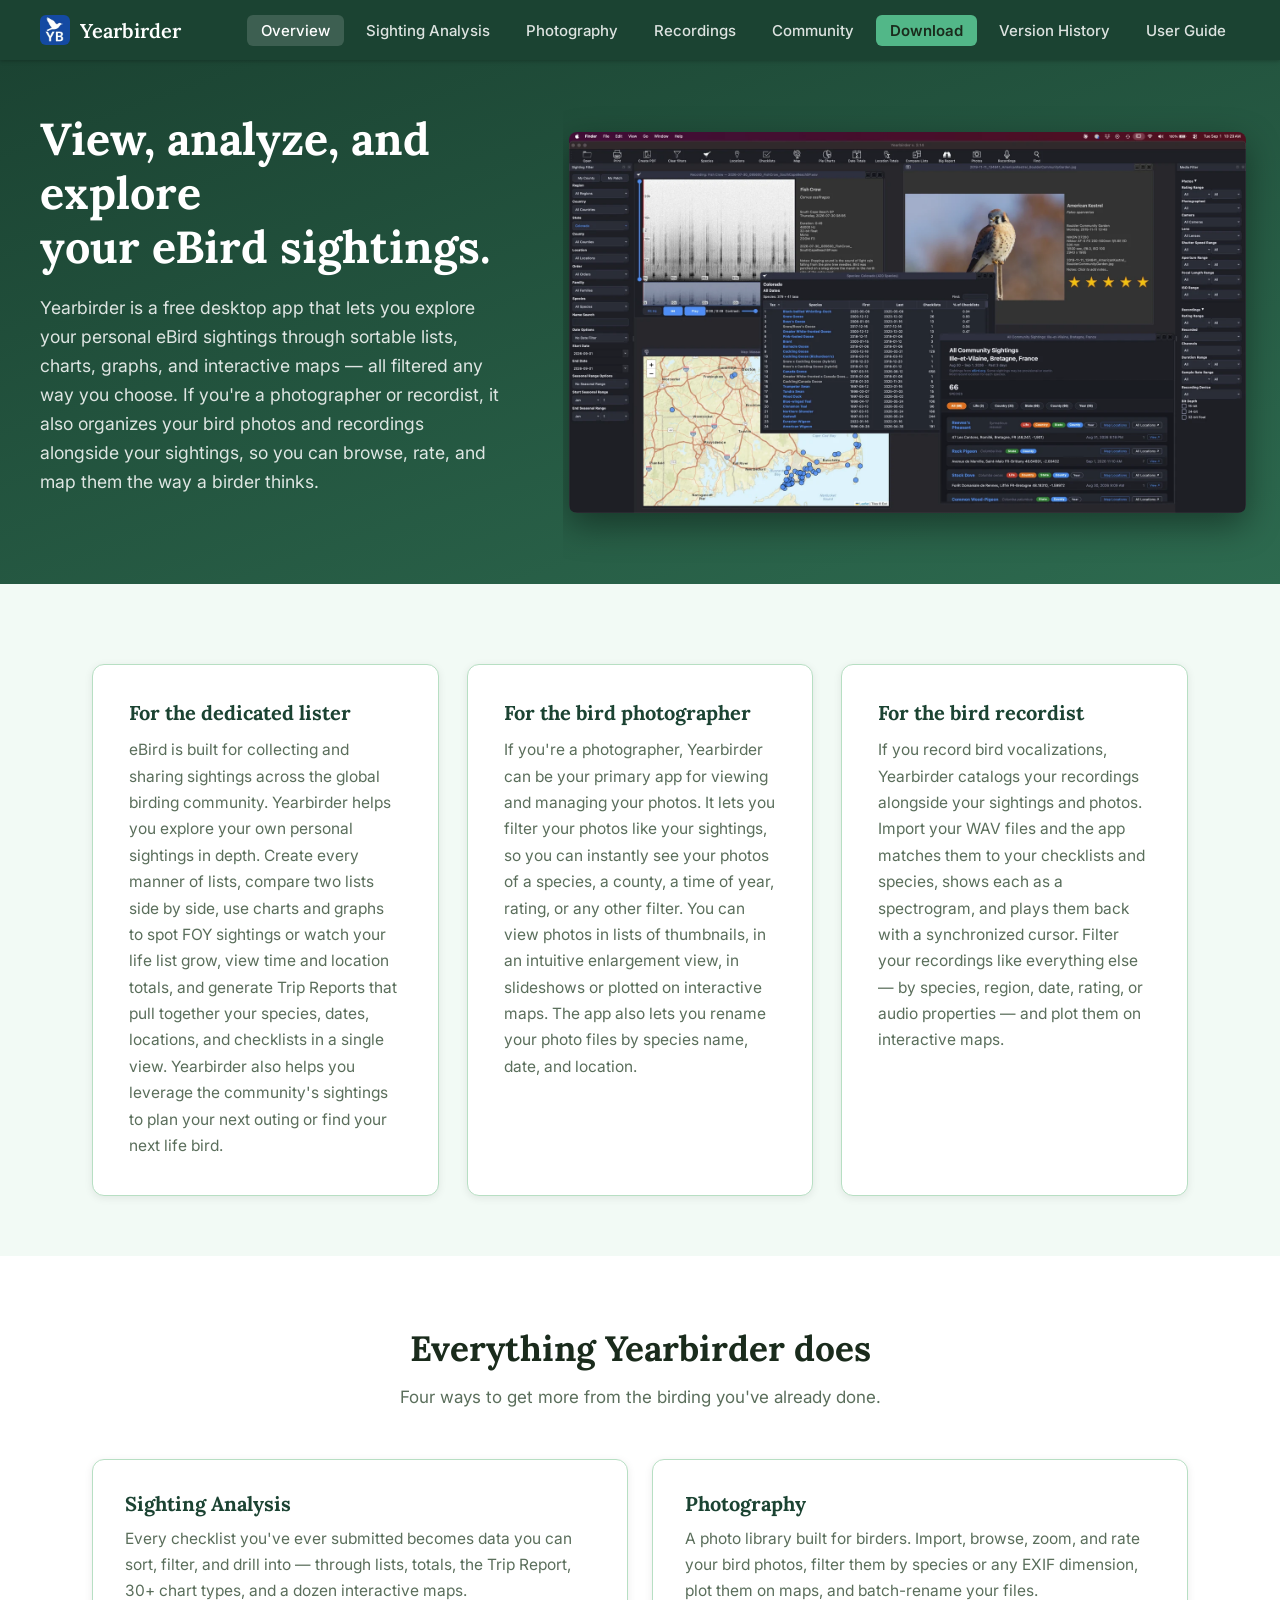
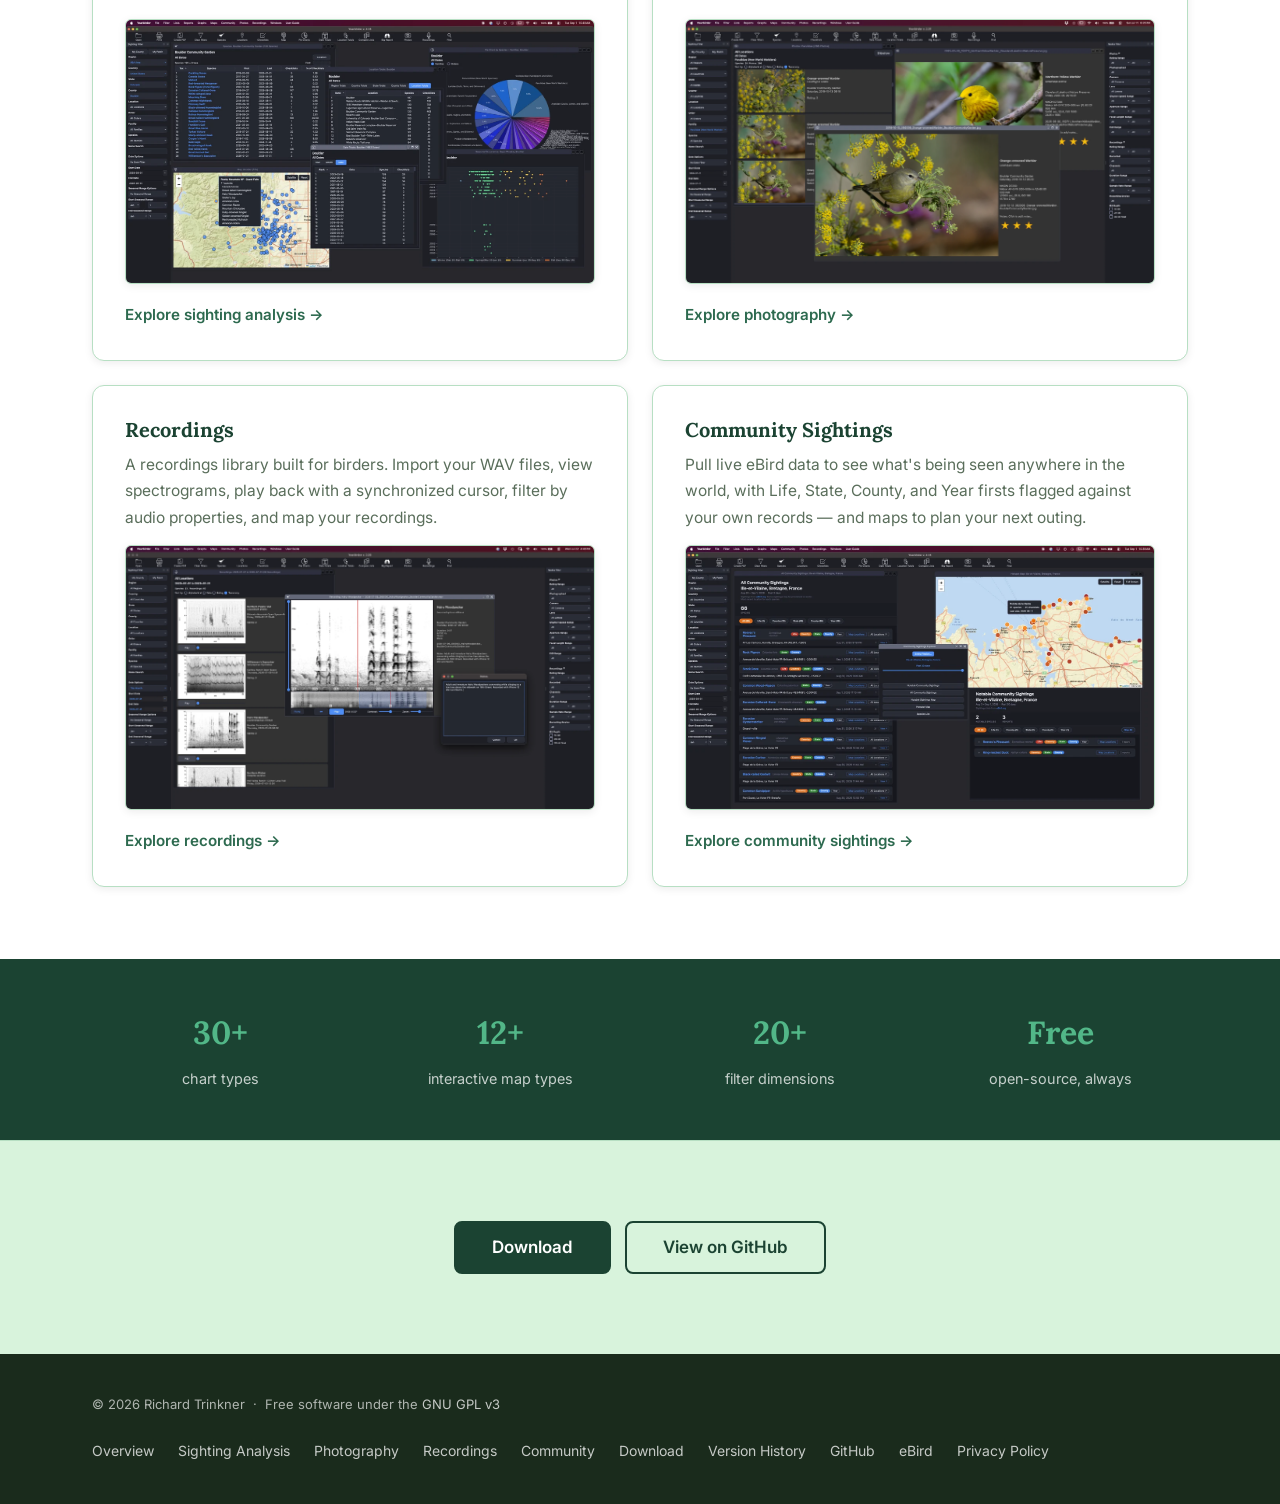
<file: web/index.html>
<!DOCTYPE html>
<html lang="en">
<head>
  <meta charset="UTF-8">
  <meta name="viewport" content="width=device-width, initial-scale=1.0">
  <title>Yearbirder — View, Analyze, and Explore Your eBird Sightings</title>
  <meta name="description" content="Yearbirder is a free desktop app for birders. View, analyze, and explore your personal eBird sightings with powerful filters, charts, maps, photo, and recording tools.">
  <link rel="icon" type="image/x-icon" href="images/favicon.ico">
  <link rel="icon" type="image/png" sizes="32x32" href="images/favicon-32x32.png">
  <link rel="apple-touch-icon" sizes="180x180" href="images/apple-touch-icon.png">
  <link rel="preconnect" href="https://fonts.googleapis.com">
  <link rel="preconnect" href="https://fonts.gstatic.com" crossorigin>
  <link href="https://fonts.googleapis.com/css2?family=Lora:wght@400;600;700&family=Inter:wght@400;500;600&display=swap" rel="stylesheet">
  <link rel="stylesheet" href="style.css">

  <link rel="canonical" href="https://yearbirder.org/">

  <!-- Open Graph / Twitter card: what a forum, chat app or social post shows
       when someone pastes a Yearbirder link.  Titles and descriptions mirror
       the <title> and meta description above; the image is a 1200x630 crop of
       a real screenshot, generated into images/ alongside the demos. -->
  <meta property="og:type" content="website">
  <meta property="og:site_name" content="Yearbirder">
  <meta property="og:url" content="https://yearbirder.org/">
  <meta property="og:title" content="Yearbirder — View, Analyze, and Explore Your eBird Sightings">
  <meta property="og:description" content="Yearbirder is a free desktop app for birders. View, analyze, and explore your personal eBird sightings with powerful filters, charts, maps, photo, and recording tools.">
  <meta property="og:image" content="https://yearbirder.org/images/og_yearbirder.jpg">
  <meta property="og:image:width" content="1200">
  <meta property="og:image:height" content="630">
  <meta property="og:image:alt" content="Yearbirder, a free desktop app for exploring your eBird sightings, photos, and recordings">
  <meta name="twitter:card" content="summary_large_image">
  <meta name="twitter:title" content="Yearbirder — View, Analyze, and Explore Your eBird Sightings">
  <meta name="twitter:description" content="Yearbirder is a free desktop app for birders. View, analyze, and explore your personal eBird sightings with powerful filters, charts, maps, photo, and recording tools.">
  <meta name="twitter:image" content="https://yearbirder.org/images/og_yearbirder.jpg">

  <!-- Hero overrides for this alternative home page only.
       Deliberately inline rather than in style.css, so the live index.html is
       completely unaffected by this experiment.

       The kestrel was a photograph, and style.css crops it to fill the panel
       (object-fit: cover, centered at 25% height) — which is right for a photo
       and wrong for a screenshot: cropping would slice the edges off the app
       window. So the image is contained rather than covered, the split is
       shifted slightly in its favour, and it gets the inset and shadow that
       make a screenshot read as a product shot rather than a background. -->
  <style>
    .hero-split { grid-template-columns: 0.88fr 1.12fr; min-height: 460px; }

    .hero-right {
      display: flex;
      align-items: center;
      justify-content: center;
      padding: 30px 34px 30px 6px;
    }

    .hero-app {
      width: 100%;
      height: auto;
      max-height: 100%;
      object-fit: contain;
      display: block;
      border-radius: 8px;
      box-shadow: 0 12px 34px rgba(0, 0, 0, .40);
    }

    /* style.css gives .hero-right a fixed height once the split stacks, which
       would letterbox the screenshot into a short band. Let it size to the
       image instead. */
    @media (max-width: 860px) {
      .hero-right { height: auto; padding: 0 24px 30px; }
      .hero-app   { max-height: none; }
    }
    @media (max-width: 600px) {
      .hero-right { height: auto; padding: 0 16px 24px; }
    }
  </style>
</head>
<body>

<!-- ── Navigation ─────────────────────────────────────────────────── -->
<nav>
  <div class="nav-inner">
    <a href="/" class="nav-brand">
      <img src="images/opt/icon.webp" alt="Yearbirder icon" width="90" height="90">
      Yearbirder
    </a>
    <ul class="nav-links">
      <li><a href="/" class="active">Overview</a></li>
      <li><a href="/sighting-analysis">Sighting Analysis</a></li>
      <li><a href="/photography">Photography</a></li>
      <li><a href="/recordings">Recordings</a></li>
      <li><a href="/community">Community</a></li>
      <li><a href="/download" class="nav-download">Download</a></li>
      <li><a href="/history">Version History</a></li>
      <li><a href="guide/">User Guide</a></li>
    </ul>
  </div>
</nav>

<!-- ── Hero ───────────────────────────────────────────────────────── -->
<section class="hero">
  <div class="hero-split">
    <div class="hero-left">
      <h1>View, analyze, and explore<br>your eBird sightings.</h1>
      <p class="hero-tagline">
        Yearbirder is a free desktop app that lets you explore your personal eBird sightings through sortable lists, charts, graphs, and interactive maps — all filtered any way you choose. If you're a photographer or recordist, it also organizes your bird photos and recordings alongside your sightings, so you can browse, rate, and map them the way a birder thinks.
      </p>
    </div>
    <div class="hero-right">
      <img src="images/opt/demo_WholeApp.webp" alt="The Yearbirder desktop app, showing several report, chart, and map windows open at once" class="hero-app" width="1600" height="900" loading="lazy">
    </div>
  </div>
</section>

<!-- ── Who it's for ────────────────────────────────────────────────── -->
<section class="audiences">
  <div class="container">
    <div class="audience-grid three">
      <div class="audience-card">
        <h3>For the dedicated lister</h3>
        <p>
          eBird is built for collecting and sharing sightings across the global birding community. Yearbirder helps you explore your own personal sightings in depth. Create every manner of lists, compare two lists side by side, use charts and graphs to spot FOY sightings or watch your life list grow, view time and location totals, and generate Trip Reports that pull together your species, dates, locations, and checklists in a single view. Yearbirder also helps you leverage the community's sightings to plan your next outing or find your next life bird.
        </p>
      </div>
      <div class="audience-card">
        <h3>For the bird photographer</h3>
        <p>
          If you're a photographer, Yearbirder can be your primary app for viewing and managing your photos. It lets you filter your photos like your sightings, so you can instantly see your photos of a species, a county, a time of year, rating, or any other filter. You can view photos in lists of thumbnails, in an intuitive enlargement view, in slideshows or plotted on interactive maps. The app also lets you rename your photo files by species name, date, and location.
        </p>
      </div>
      <div class="audience-card">
        <h3>For the bird recordist</h3>
        <p>
          If you record bird vocalizations, Yearbirder catalogs your recordings alongside your sightings and photos. Import your WAV files and the app matches them to your checklists and species, shows each as a spectrogram, and plays them back with a synchronized cursor. Filter your recordings like everything else — by species, region, date, rating, or audio properties — and plot them on interactive maps.
        </p>
      </div>
    </div>
  </div>
</section>

<!-- ── Explore: feature cards ─────────────────────────────────────── -->
<section class="feature-cards-section">
  <div class="container">
    <h2>Everything Yearbirder does</h2>
    <p class="section-sub">Four ways to get more from the birding you've already done.</p>
    <div class="feature-cards">
      <a href="/sighting-analysis" class="feature-card">
        <h3>Sighting Analysis</h3>
        <p>Every checklist you've ever submitted becomes data you can sort, filter, and drill into — through lists, totals, the Trip Report, 30+ chart types, and a dozen interactive maps.</p>
        <img src="images/opt/demo_ReportsHero.webp" alt="Six Yearbirder analysis windows open at once: a species list, Location Totals, Date Totals, an interactive map with a location tooltip, a families pie chart, and a seasonal occurrence chart" class="card-thumb" width="1200" height="675" loading="lazy">
        <span class="card-link">Explore sighting analysis →</span>
      </a>
      <a href="/photography" class="feature-card">
        <h3>Photography</h3>
        <p>A photo library built for birders. Import, browse, zoom, and rate your bird photos, filter them by species or any EXIF dimension, plot them on maps, and batch-rename your files.</p>
        <img src="images/opt/demo_Photos.webp" alt="Yearbirder Photos browser showing a grid of rated bird photo thumbnails" class="card-thumb" width="2000" height="1125" loading="lazy">
        <span class="card-link">Explore photography →</span>
      </a>
      <a href="/recordings" class="feature-card">
        <h3>Recordings</h3>
        <p>A recordings library built for birders. Import your WAV files, view spectrograms, play back with a synchronized cursor, filter by audio properties, and map your recordings.</p>
        <img src="images/opt/demo_Recordings.webp" alt="Yearbirder Recordings browser showing spectrogram cards with playback controls" class="card-thumb" width="2000" height="1125" loading="lazy">
        <span class="card-link">Explore recordings →</span>
      </a>
      <a href="/community" class="feature-card">
        <h3>Community Sightings</h3>
        <p>Pull live eBird data to see what's being seen anywhere in the world, with Life, State, County, and Year firsts flagged against your own records — and maps to plan your next outing.</p>
        <img src="images/opt/demo_CommunityAll.webp" alt="Four Yearbirder community windows open at once: the All Community Sightings report with Life, Country, State and County badges, a Hotspot Map showing a hotspot tooltip, the Community Sightings Explorer, and the Notable Community Sightings report" class="card-thumb" width="1200" height="675" loading="lazy">
        <span class="card-link">Explore community sightings →</span>
      </a>
    </div>
  </div>
</section>

<!-- ── Stats strip ────────────────────────────────────────────────── -->
<div class="stats-strip">
  <div class="container">
    <div class="stats-grid">
      <div class="stat-item">
        <strong>30+</strong>
        <span>chart types</span>
      </div>
      <div class="stat-item">
        <strong>12+</strong>
        <span>interactive map types</span>
      </div>
      <div class="stat-item">
        <strong>20+</strong>
        <span>filter dimensions</span>
      </div>
      <div class="stat-item">
        <strong>Free</strong>
        <span>open-source, always</span>
      </div>
    </div>
  </div>
</div>

<!-- ── CTA ─────────────────────────────────────────────────────────── -->
<section class="cta-banner">
  <div class="container">
    <div class="btn-group">
      <a href="/download" class="btn btn-primary btn-lg">Download</a>
      <a href="https://github.com/trinkner/yearbirder" class="btn btn-secondary btn-lg" target="_blank" rel="noopener">View on GitHub</a>
    </div>
  </div>
</section>

<!-- ── Footer ──────────────────────────────────────────────────────── -->
<footer>
  <div class="container footer-inner">
    <p>© 2026 Richard Trinkner &nbsp;·&nbsp; Free software under the <a href="https://www.gnu.org/licenses/gpl-3.0.html" target="_blank" rel="noopener">GNU GPL v3</a></p>
    <ul class="footer-links">
      <li><a href="/">Overview</a></li>
      <li><a href="/sighting-analysis">Sighting Analysis</a></li>
      <li><a href="/photography">Photography</a></li>
      <li><a href="/recordings">Recordings</a></li>
      <li><a href="/community">Community</a></li>
      <li><a href="/download">Download</a></li>
      <li><a href="/history">Version History</a></li>
      <li><a href="https://github.com/trinkner/yearbirder" target="_blank" rel="noopener">GitHub</a></li>
      <li><a href="https://ebird.org" target="_blank" rel="noopener">eBird</a></li>
      <li><a href="/privacy">Privacy Policy</a></li>
    </ul>
  </div>
</footer>

</body>
</html>
</file>
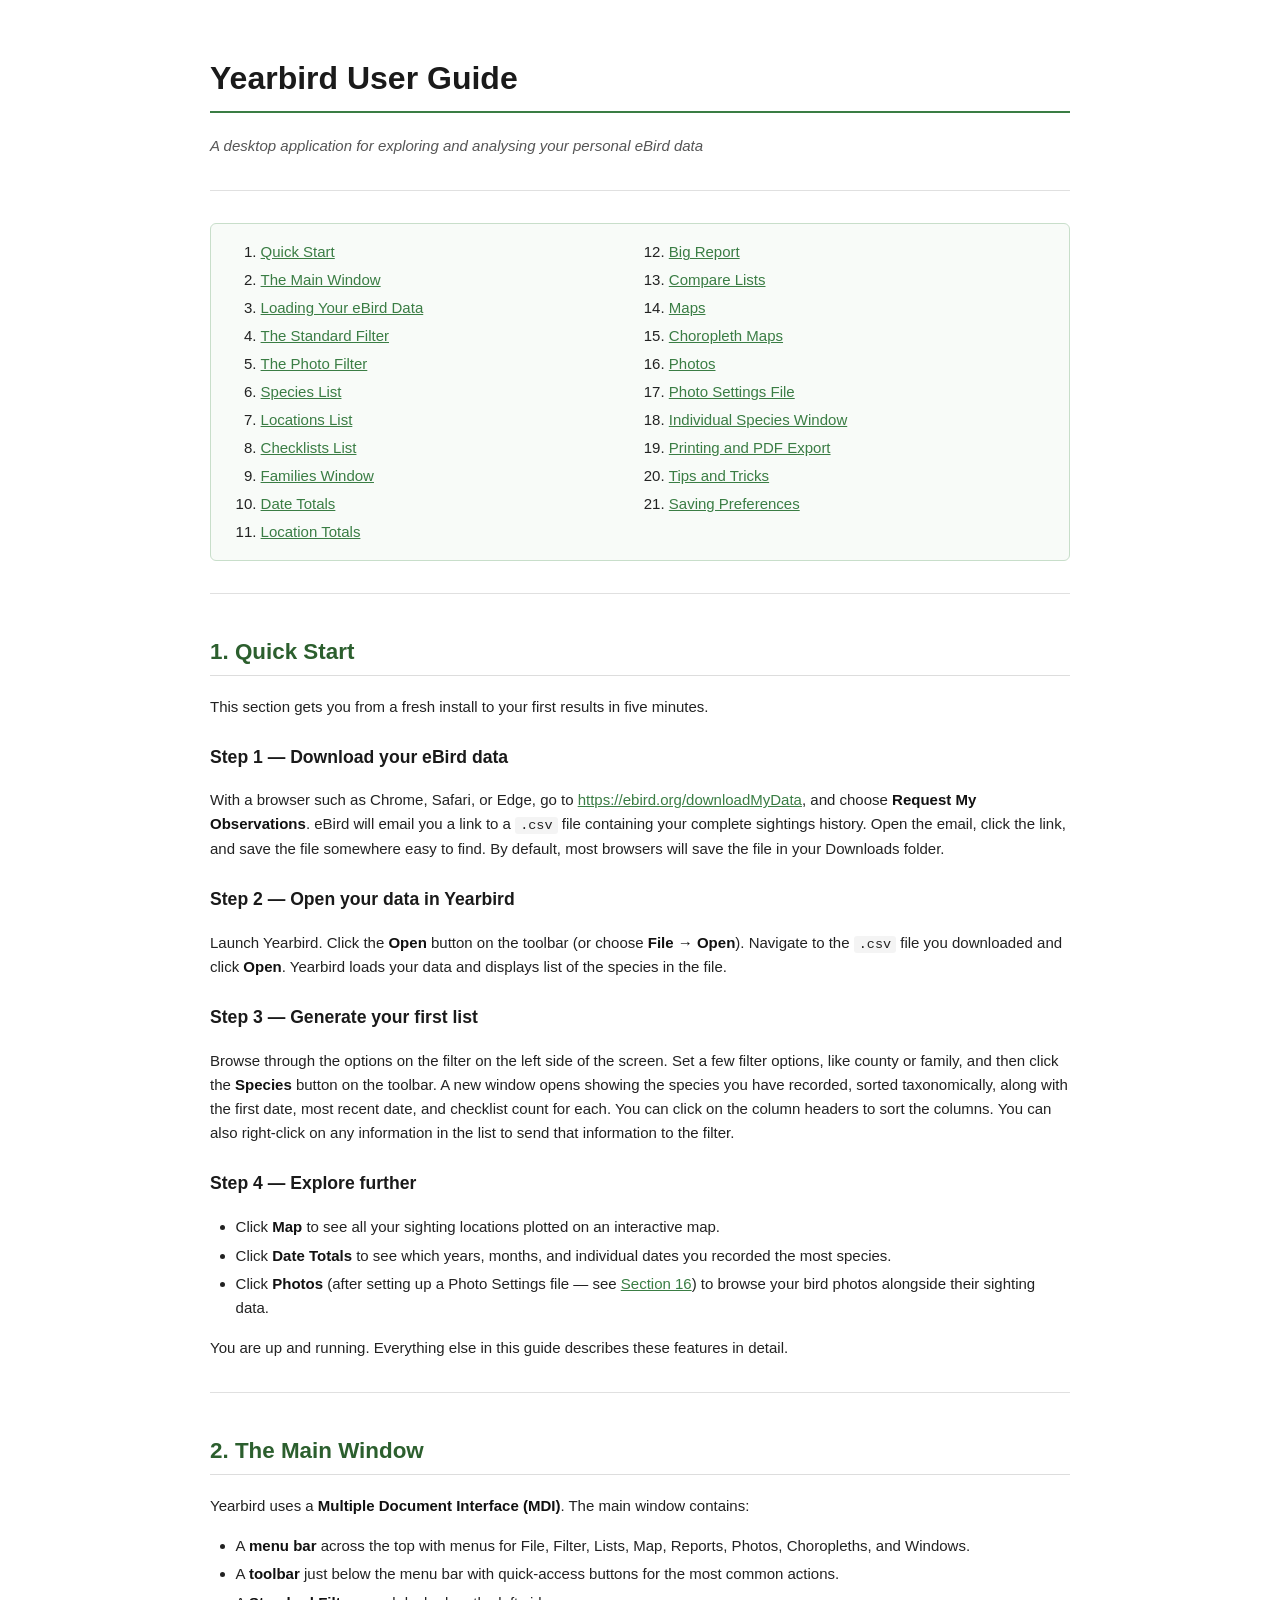
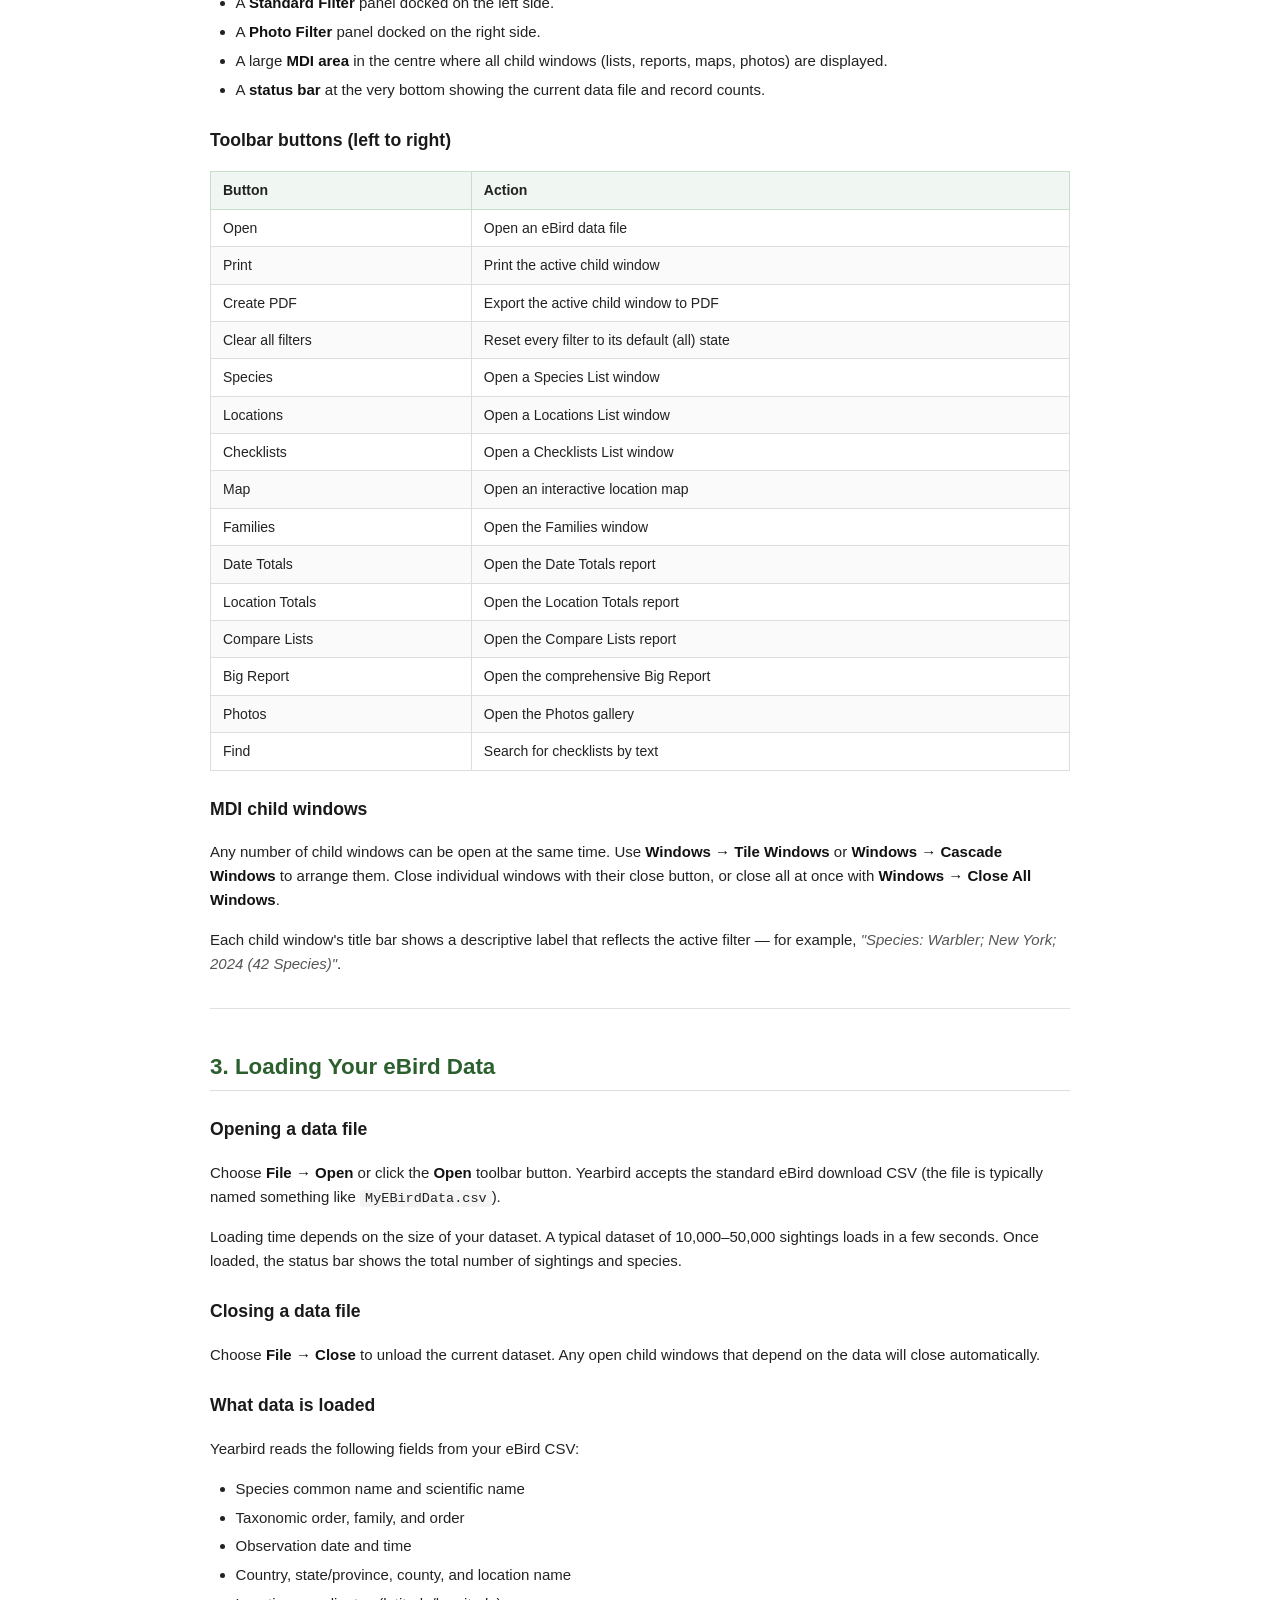
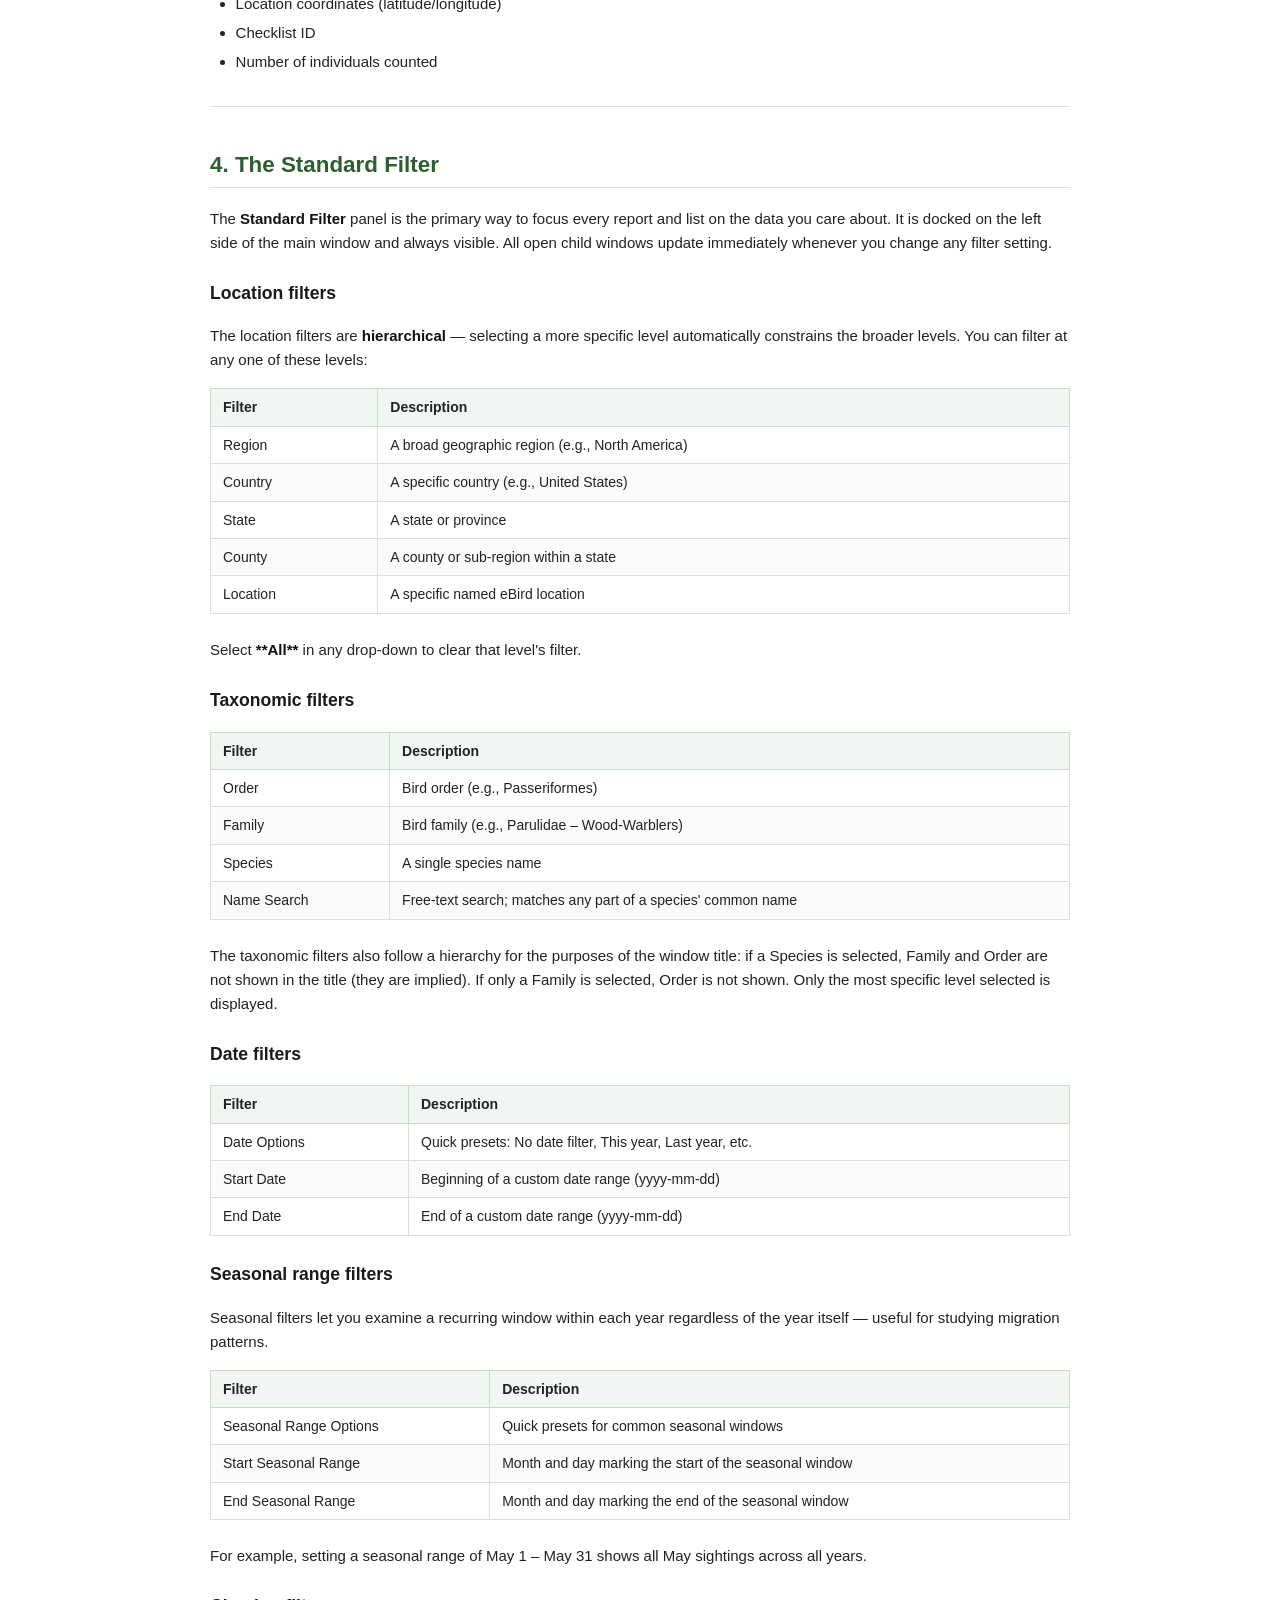
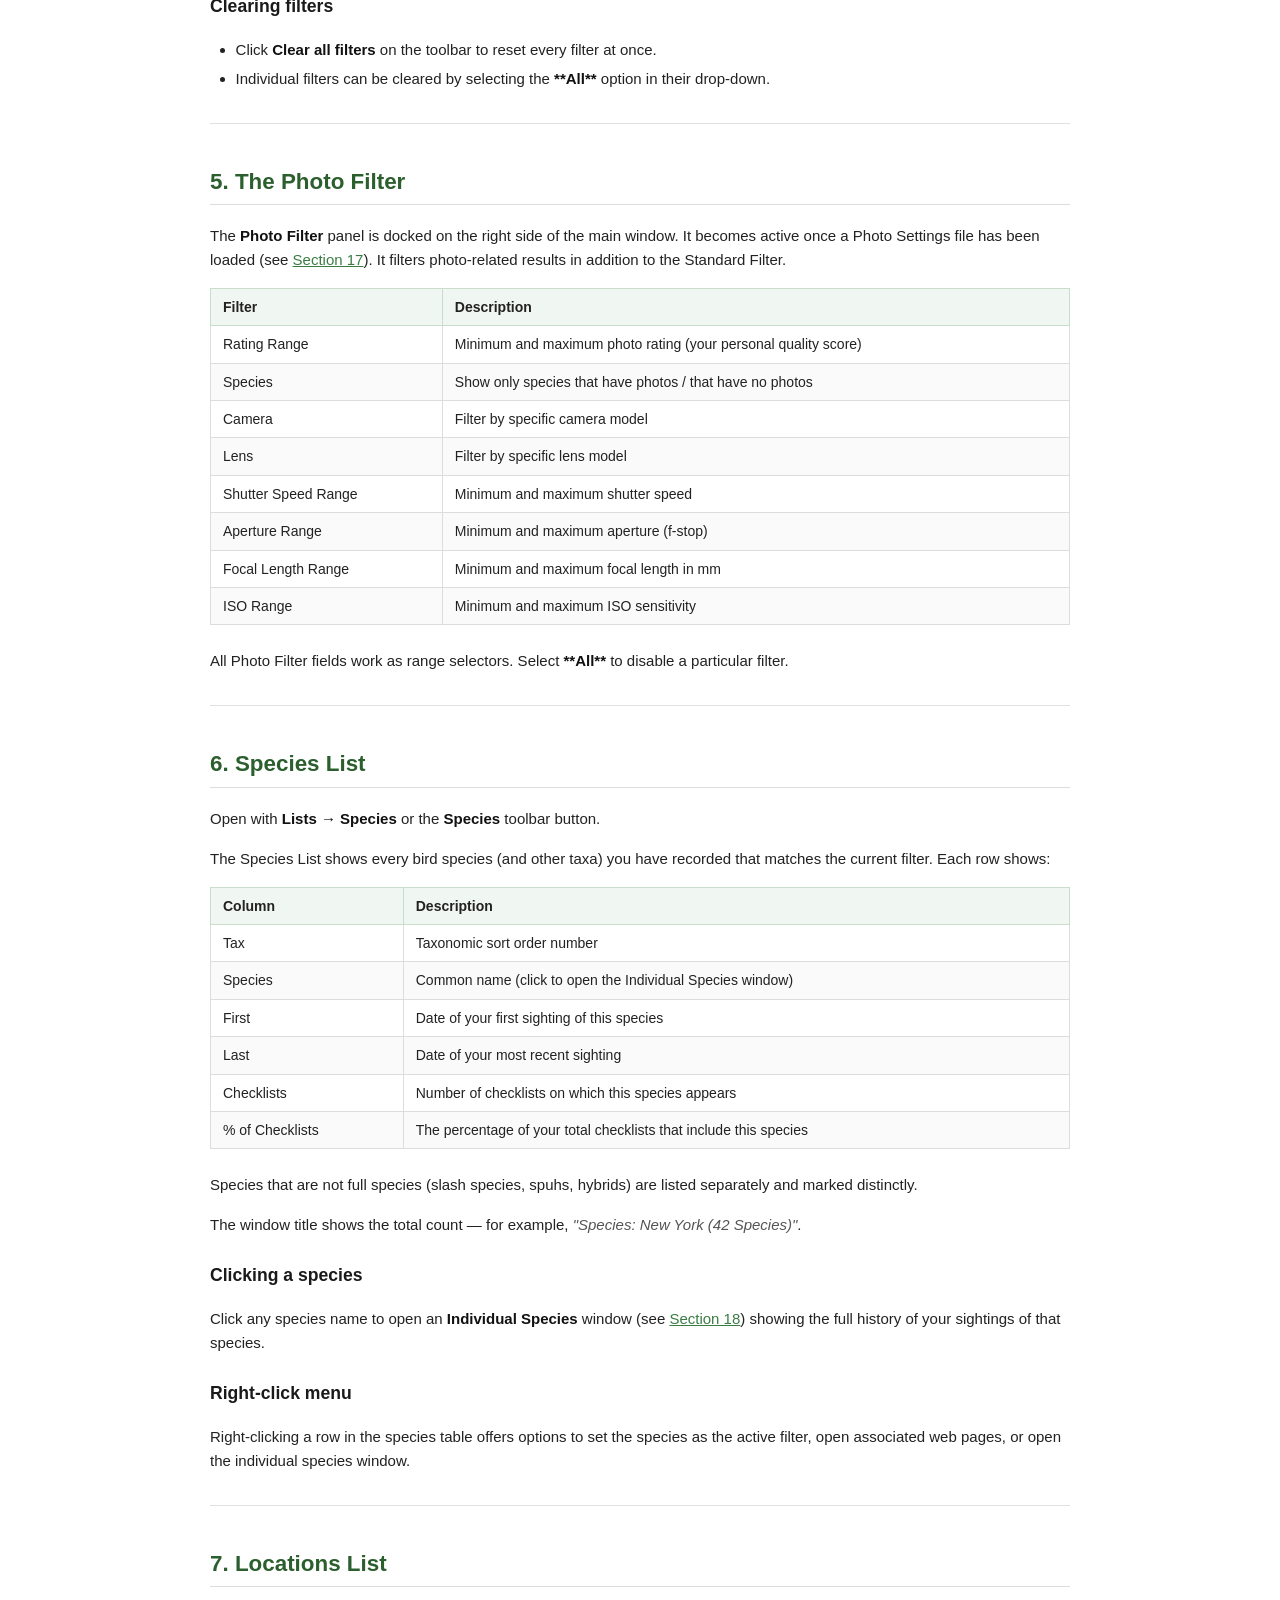
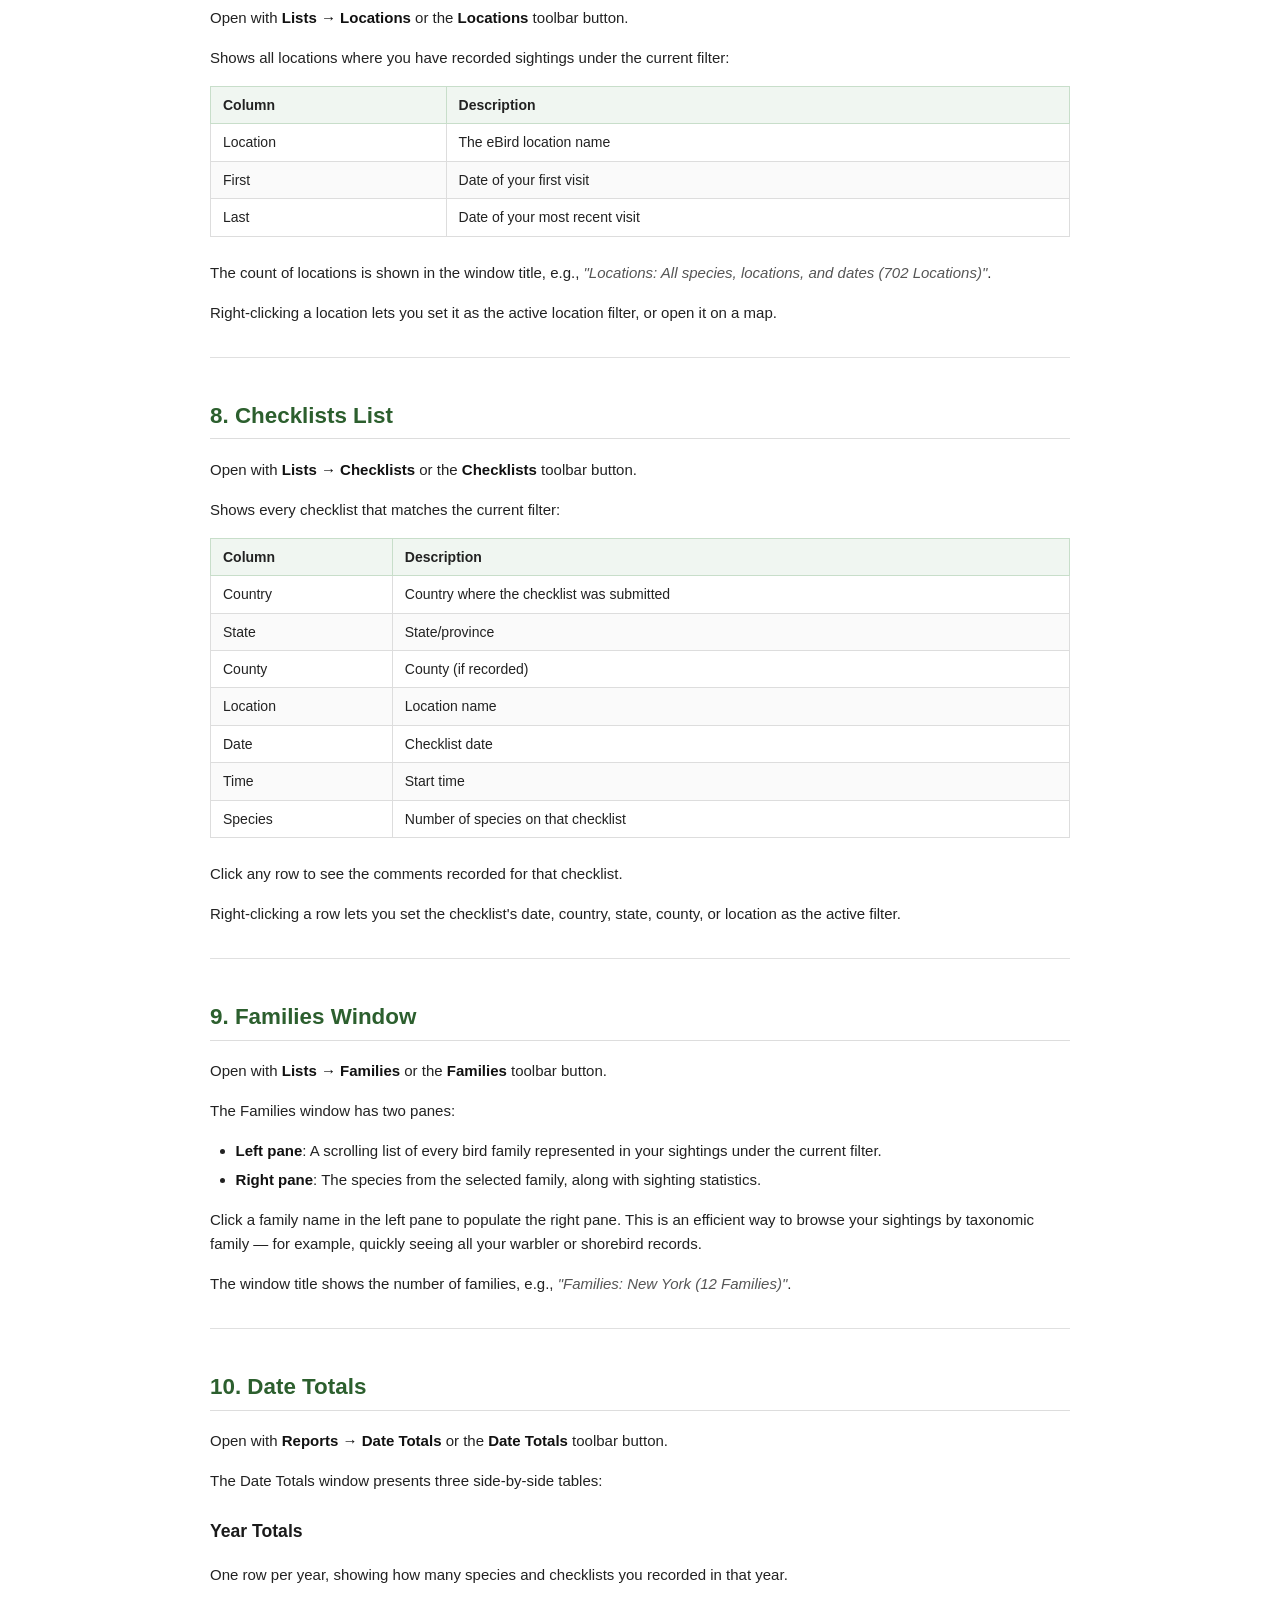
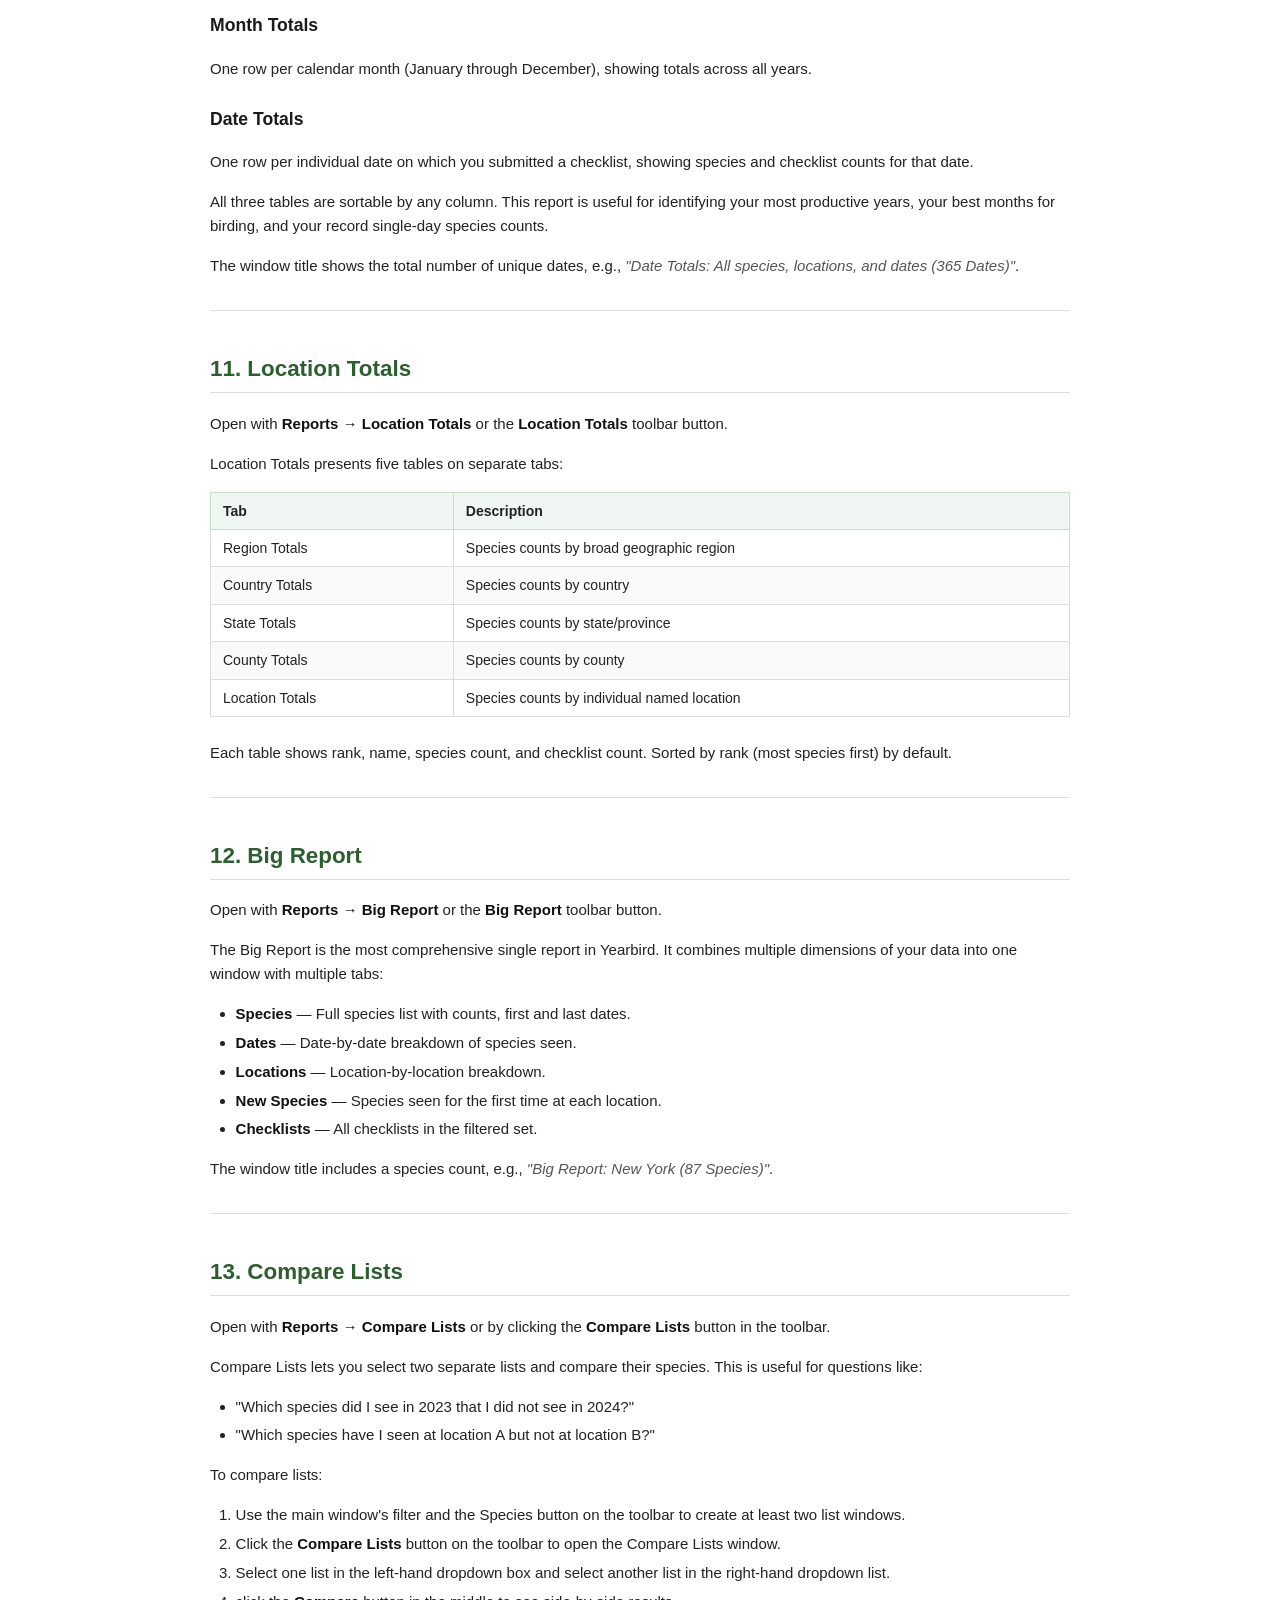
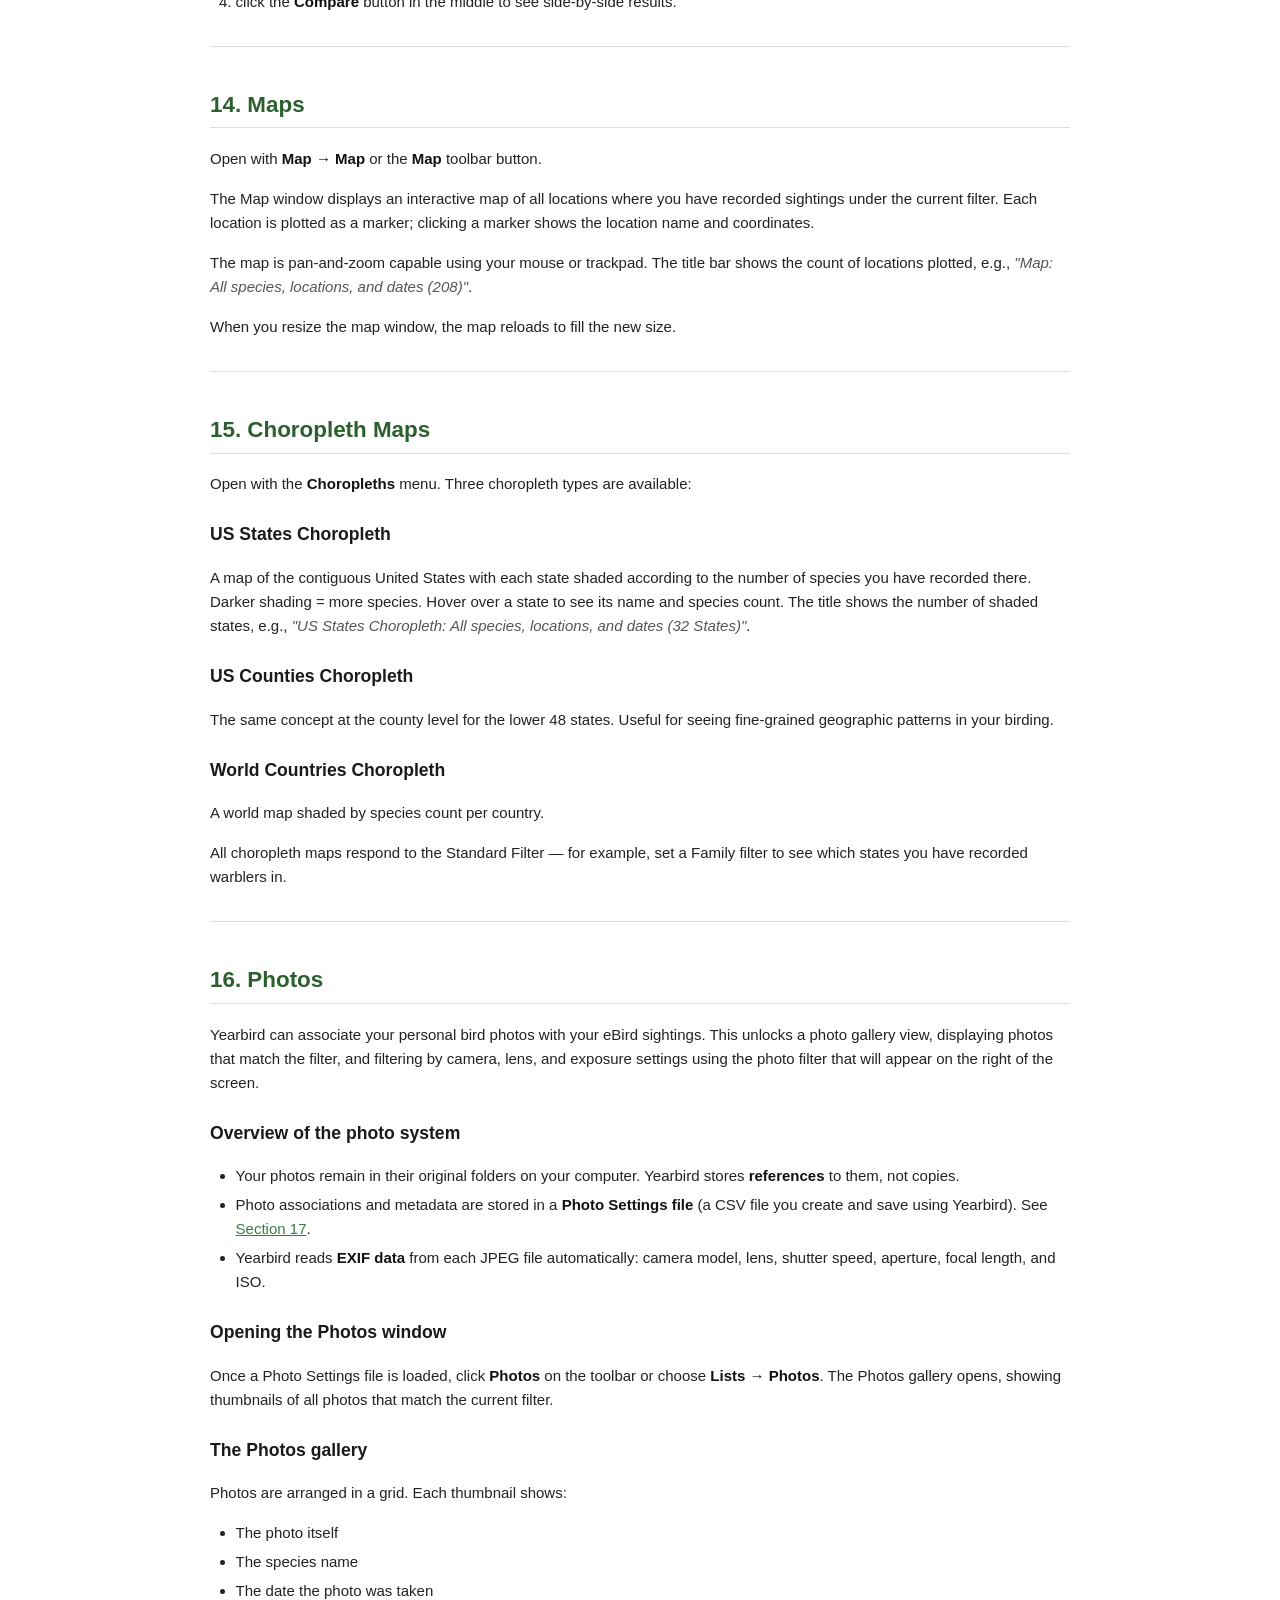
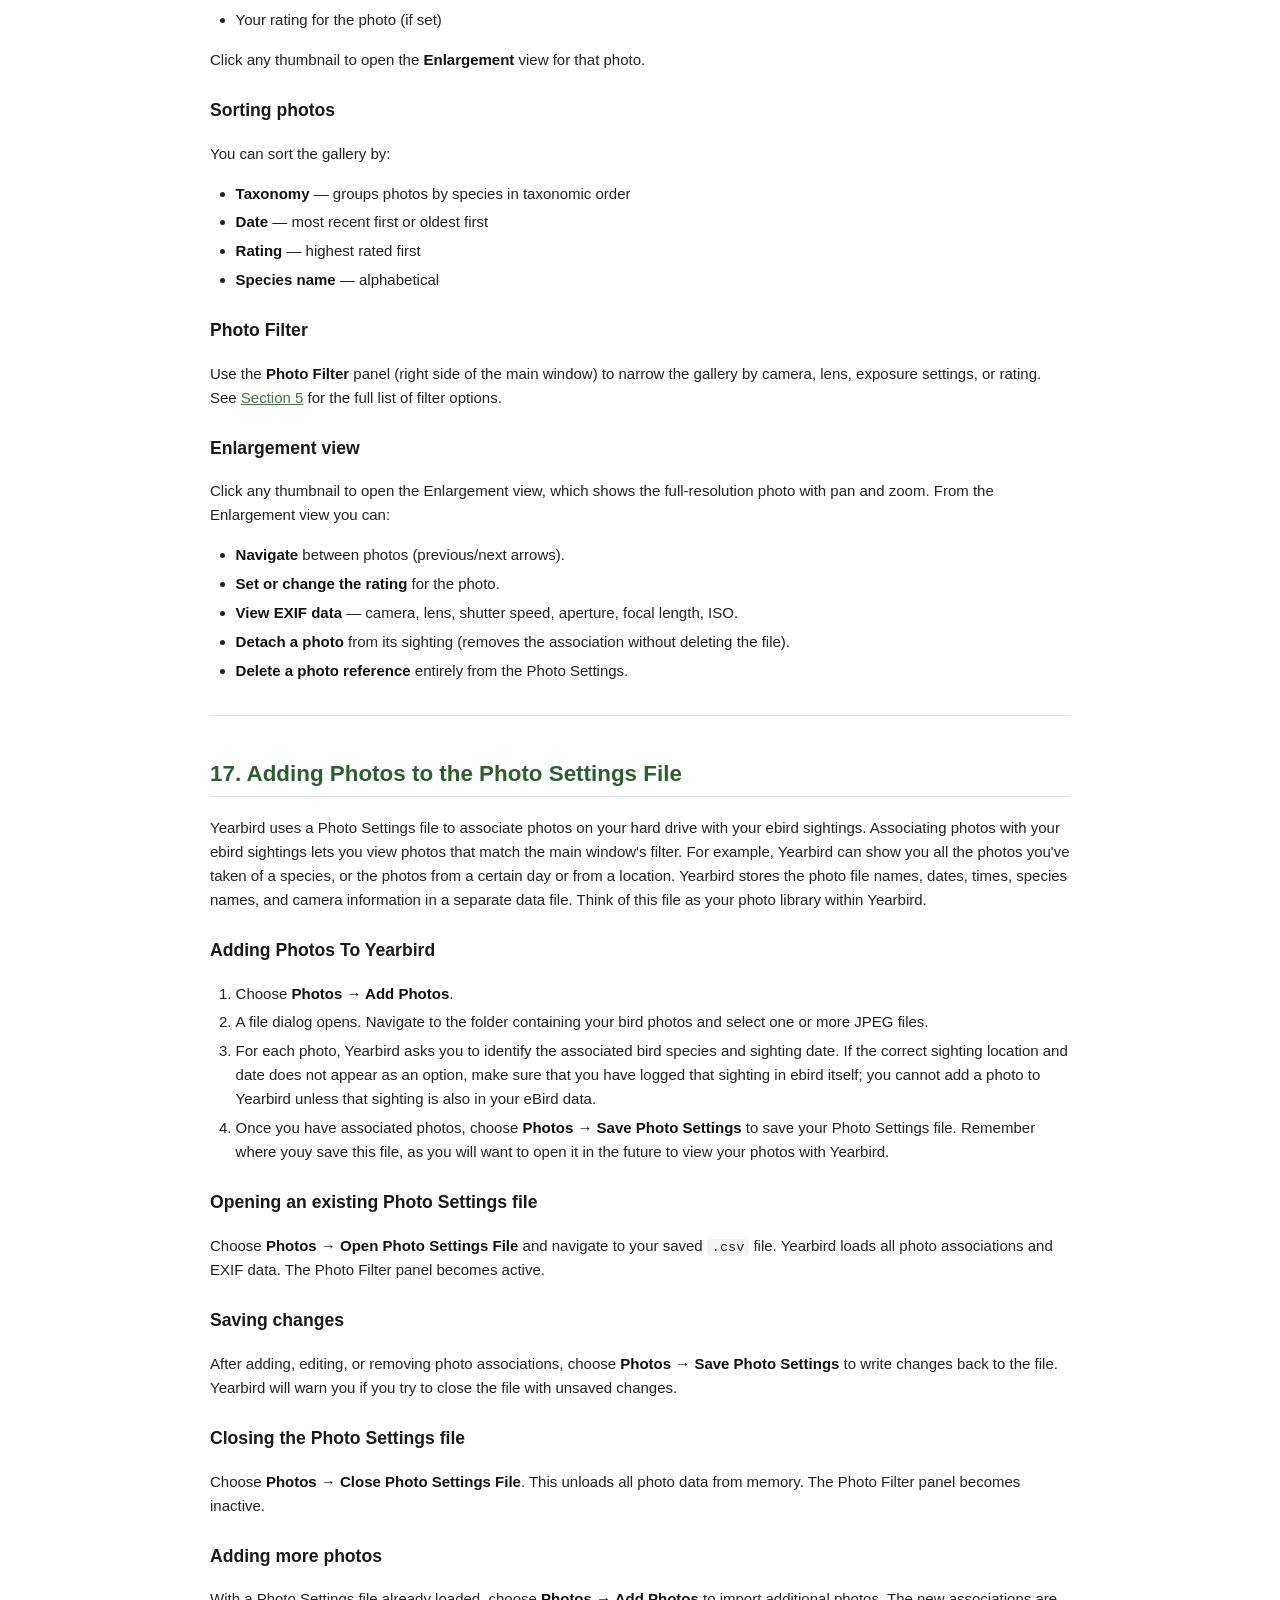
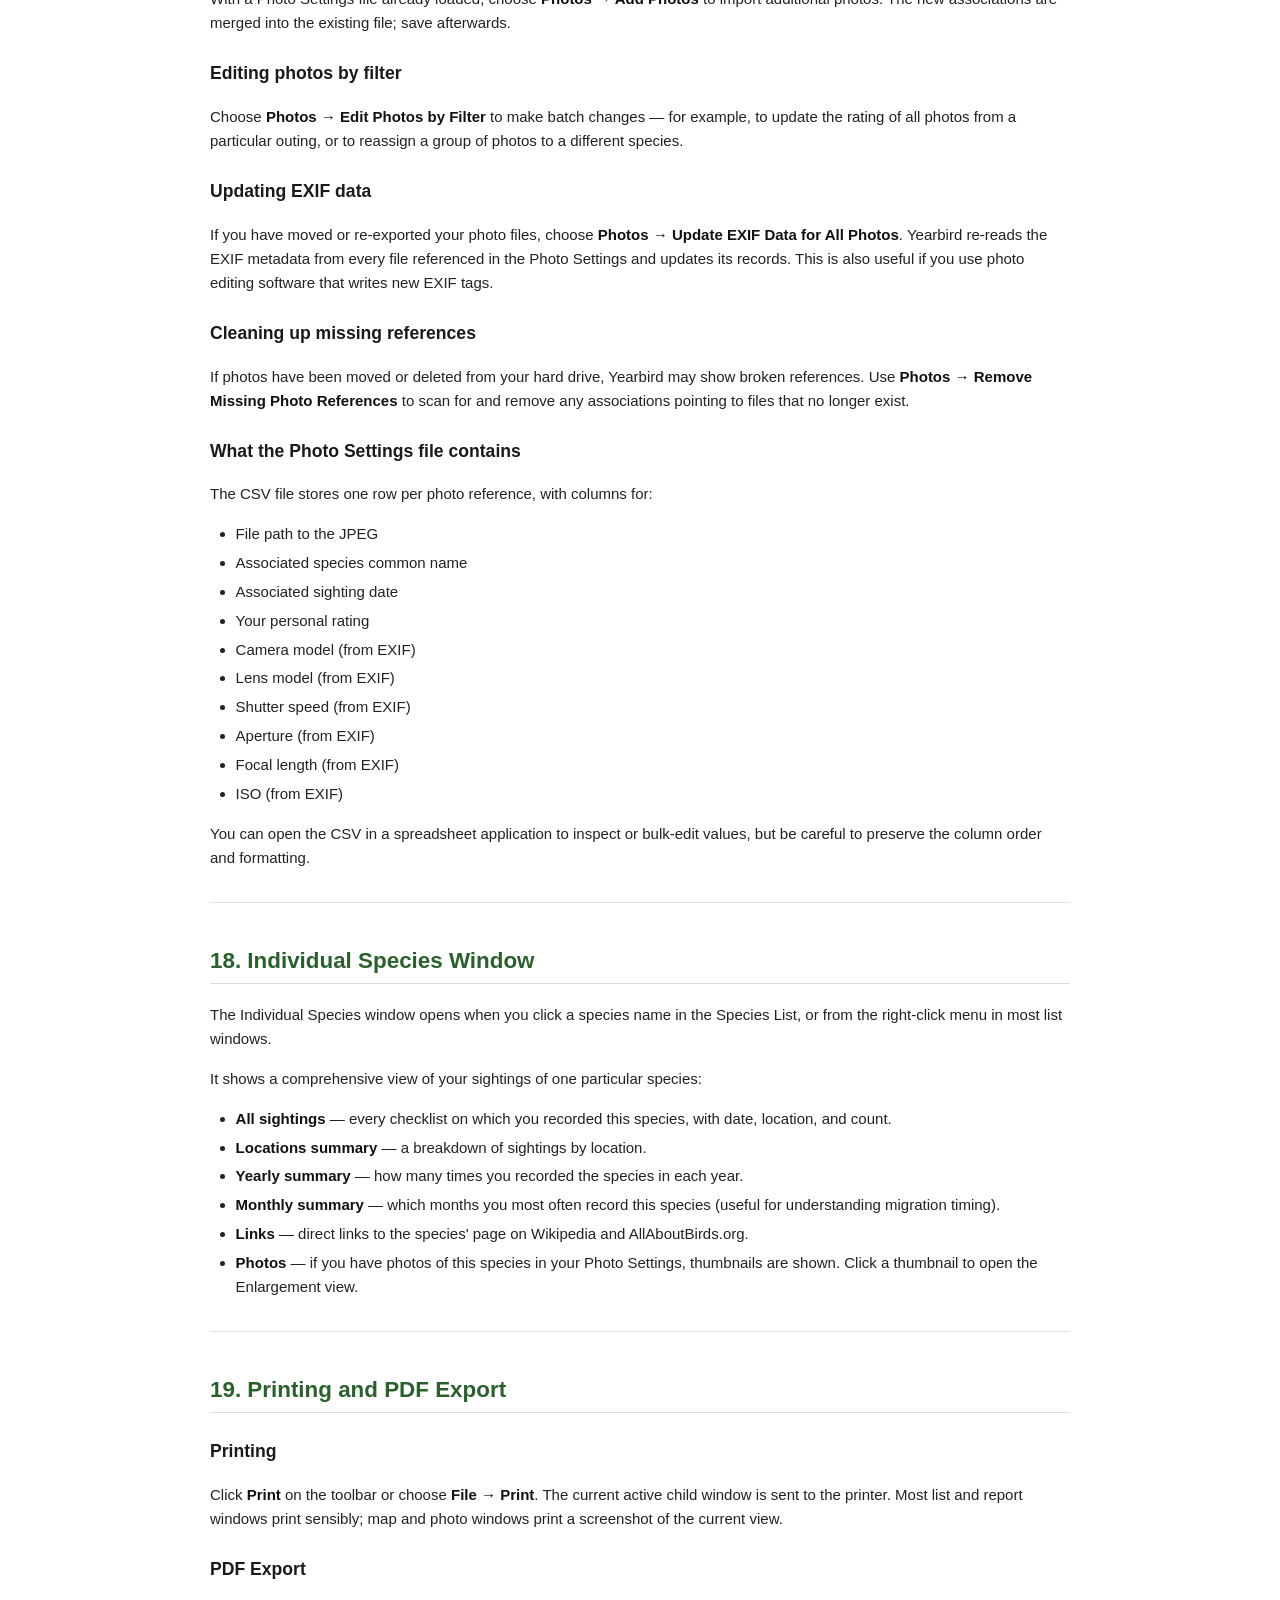
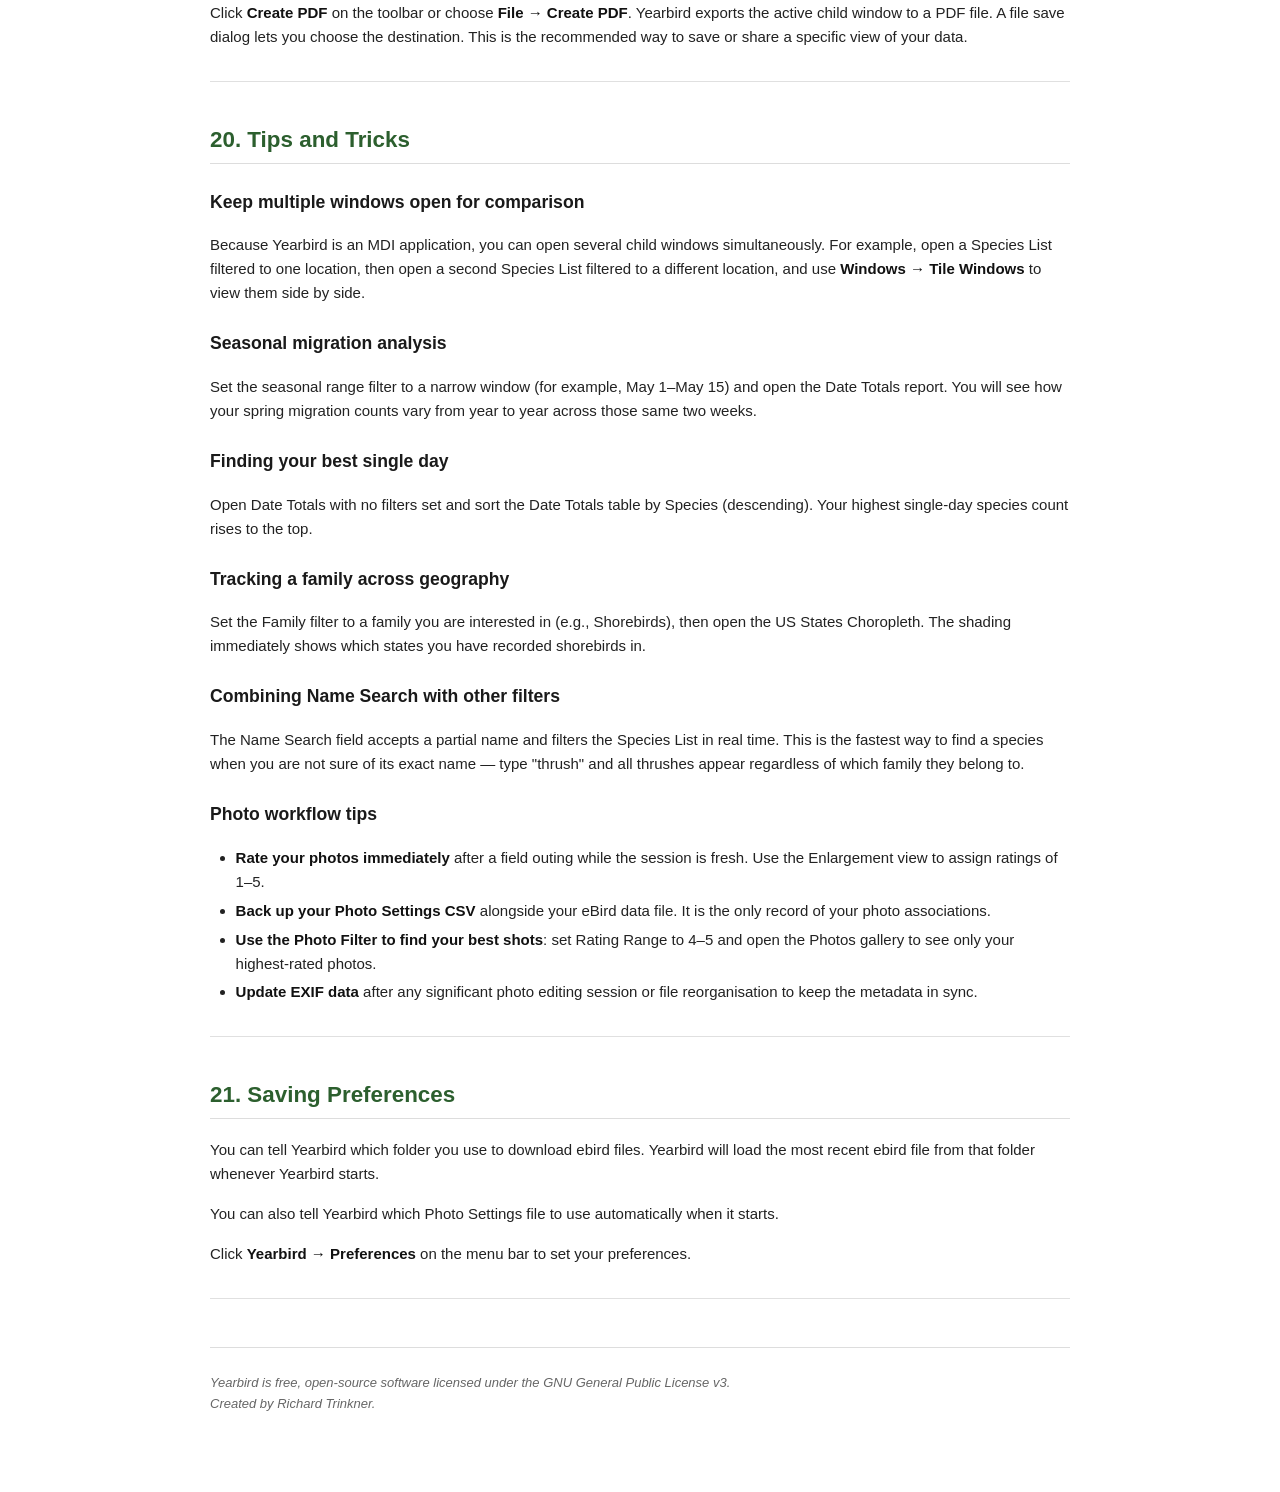
<file: guide/guide_Yearbird.html>
<!DOCTYPE html>
<html lang="en">
<head>
  <meta charset="UTF-8">
  <meta name="viewport" content="width=device-width, initial-scale=1.0">
  <title>Yearbird User Guide</title>
  <style>
    body {
      font-family: -apple-system, BlinkMacSystemFont, "Segoe UI", Roboto, Helvetica, Arial, sans-serif;
      font-size: 15px;
      line-height: 1.6;
      color: #222;
      max-width: 860px;
      margin: 0 auto;
      padding: 2rem 2rem 4rem;
      background: #fff;
    }
    h1 {
      font-size: 2rem;
      border-bottom: 2px solid #3a7d44;
      padding-bottom: 0.4rem;
      color: #1a1a1a;
    }
    h2 {
      font-size: 1.4rem;
      margin-top: 2.5rem;
      border-bottom: 1px solid #ddd;
      padding-bottom: 0.3rem;
      color: #2c5f2e;
    }
    h3 {
      font-size: 1.1rem;
      margin-top: 1.5rem;
      color: #1a1a1a;
    }
    p { margin: 0.6rem 0 1rem; }
    a { color: #3a7d44; }
    a:hover { text-decoration: none; }
    hr {
      border: none;
      border-top: 1px solid #e0e0e0;
      margin: 2rem 0;
    }
    em { color: #555; }
    table {
      border-collapse: collapse;
      width: 100%;
      margin: 1rem 0 1.5rem;
      font-size: 14px;
    }
    th {
      background: #f0f6f1;
      text-align: left;
      padding: 7px 12px;
      border: 1px solid #c8deca;
      font-weight: 600;
    }
    td {
      padding: 7px 12px;
      border: 1px solid #ddd;
      vertical-align: top;
    }
    tr:nth-child(even) td { background: #fafafa; }
    ul, ol {
      margin: 0.4rem 0 1rem;
      padding-left: 1.6rem;
    }
    li { margin-bottom: 0.3rem; }
    code {
      background: #f4f4f4;
      padding: 1px 5px;
      border-radius: 3px;
      font-size: 0.9em;
    }
    strong { color: #111; }
    .toc {
      background: #f8fbf8;
      border: 1px solid #c8deca;
      border-radius: 6px;
      padding: 1rem 1.5rem;
      margin: 1.5rem 0;
    }
    .toc ol {
      margin: 0;
      column-count: 2;
      column-gap: 2rem;
    }
    .toc li { margin-bottom: 0.25rem; }
    .footer {
      margin-top: 3rem;
      padding-top: 1rem;
      border-top: 1px solid #ddd;
      font-size: 13px;
      color: #666;
      font-style: italic;
    }
    @media (max-width: 600px) {
      .toc ol { column-count: 1; }
      body { padding: 1rem; }
    }
  </style>
</head>
<body>

<h1>Yearbird User Guide</h1>
<p><em>A desktop application for exploring and analysing your personal eBird data</em></p>

<hr>

<div class="toc">
  <ol>
    <li><a href="#quick-start">Quick Start</a></li>
    <li><a href="#main-window">The Main Window</a></li>
    <li><a href="#loading-data">Loading Your eBird Data</a></li>
    <li><a href="#standard-filter">The Standard Filter</a></li>
    <li><a href="#photo-filter">The Photo Filter</a></li>
    <li><a href="#species-list">Species List</a></li>
    <li><a href="#locations-list">Locations List</a></li>
    <li><a href="#checklists-list">Checklists List</a></li>
    <li><a href="#families-window">Families Window</a></li>
    <li><a href="#date-totals">Date Totals</a></li>
    <li><a href="#location-totals">Location Totals</a></li>
    <li><a href="#big-report">Big Report</a></li>
    <li><a href="#compare-lists">Compare Lists</a></li>
    <li><a href="#maps">Maps</a></li>
    <li><a href="#choropleth-maps">Choropleth Maps</a></li>
    <li><a href="#photos">Photos</a></li>
    <li><a href="#photo-settings-file">Photo Settings File</a></li>
    <li><a href="#individual-species">Individual Species Window</a></li>
    <li><a href="#printing">Printing and PDF Export</a></li>
    <li><a href="#tips">Tips and Tricks</a></li>
	<li><a href="#preferences">Saving Preferences</a></li>
  </ol>
</div>

<hr>

<h2 id="quick-start">1. Quick Start</h2>
<p>This section gets you from a fresh install to your first results in five minutes.</p>

<h3>Step 1 — Download your eBird data</h3>
<p>With a browser such as Chrome, Safari, or Edge, go to <a href="https://ebird.org/downloadMyData">https://ebird.org/downloadMyData</a>, and choose <strong>Request My Observations</strong>. eBird will email you a link to a <code>.csv</code> file containing your complete sightings history. Open the email, click the link, and save the file somewhere easy to find. By default, most browsers will save the file in your Downloads folder.</p>

<h3>Step 2 — Open your data in Yearbird</h3>
<p>Launch Yearbird. Click the <strong>Open</strong> button on the toolbar (or choose <strong>File → Open</strong>). Navigate to the <code>.csv</code> file you downloaded and click <strong>Open</strong>. Yearbird loads your data and displays list of the species in the file.</p>

<h3>Step 3 — Generate your first list</h3>
<p>Browse through the options on the filter on the left side of the screen.  Set a few filter options, like county or family, and then click the <strong>Species</strong> button on the toolbar. A new window opens showing the species you have recorded, sorted taxonomically, along with the first date, most recent date, and checklist count for each. You can click on the column headers to sort the columns. You can also right-click on any information in the list to send that information to the filter.</p>

<h3>Step 4 — Explore further</h3>
<ul>
  <li>Click <strong>Map</strong> to see all your sighting locations plotted on an interactive map.</li>
  <li>Click <strong>Date Totals</strong> to see which years, months, and individual dates you recorded the most species.</li>
  <li>Click <strong>Photos</strong> (after setting up a Photo Settings file — see <a href="#photos">Section 16</a>) to browse your bird photos alongside their sighting data.</li>
</ul>
<p>You are up and running. Everything else in this guide describes these features in detail.</p>

<hr>

<h2 id="main-window">2. The Main Window</h2>
<p>Yearbird uses a <strong>Multiple Document Interface (MDI)</strong>. The main window contains:</p>
<ul>
  <li>A <strong>menu bar</strong> across the top with menus for File, Filter, Lists, Map, Reports, Photos, Choropleths, and Windows.</li>
  <li>A <strong>toolbar</strong> just below the menu bar with quick-access buttons for the most common actions.</li>
  <li>A <strong>Standard Filter</strong> panel docked on the left side.</li>
  <li>A <strong>Photo Filter</strong> panel docked on the right side.</li>
  <li>A large <strong>MDI area</strong> in the centre where all child windows (lists, reports, maps, photos) are displayed.</li>
  <li>A <strong>status bar</strong> at the very bottom showing the current data file and record counts.</li>
</ul>

<h3>Toolbar buttons (left to right)</h3>
<table>
  <thead><tr><th>Button</th><th>Action</th></tr></thead>
  <tbody>
    <tr><td>Open</td><td>Open an eBird data file</td></tr>
    <tr><td>Print</td><td>Print the active child window</td></tr>
    <tr><td>Create PDF</td><td>Export the active child window to PDF</td></tr>
    <tr><td>Clear all filters</td><td>Reset every filter to its default (all) state</td></tr>
    <tr><td>Species</td><td>Open a Species List window</td></tr>
    <tr><td>Locations</td><td>Open a Locations List window</td></tr>
    <tr><td>Checklists</td><td>Open a Checklists List window</td></tr>
    <tr><td>Map</td><td>Open an interactive location map</td></tr>
    <tr><td>Families</td><td>Open the Families window</td></tr>
    <tr><td>Date Totals</td><td>Open the Date Totals report</td></tr>
    <tr><td>Location Totals</td><td>Open the Location Totals report</td></tr>
    <tr><td>Compare Lists</td><td>Open the Compare Lists report</td></tr>
    <tr><td>Big Report</td><td>Open the comprehensive Big Report</td></tr>
    <tr><td>Photos</td><td>Open the Photos gallery</td></tr>
    <tr><td>Find</td><td>Search for checklists by text</td></tr>
  </tbody>
</table>

<h3>MDI child windows</h3>
<p>Any number of child windows can be open at the same time. Use <strong>Windows → Tile Windows</strong> or <strong>Windows → Cascade Windows</strong> to arrange them. Close individual windows with their close button, or close all at once with <strong>Windows → Close All Windows</strong>.</p>
<p>Each child window's title bar shows a descriptive label that reflects the active filter — for example, <em>"Species: Warbler; New York; 2024 (42 Species)"</em>.</p>

<hr>

<h2 id="loading-data">3. Loading Your eBird Data</h2>

<h3>Opening a data file</h3>
<p>Choose <strong>File → Open</strong> or click the <strong>Open</strong> toolbar button. Yearbird accepts the standard eBird download CSV (the file is typically named something like <code>MyEBirdData.csv</code>).</p>
<p>Loading time depends on the size of your dataset. A typical dataset of 10,000–50,000 sightings loads in a few seconds. Once loaded, the status bar shows the total number of sightings and species.</p>

<h3>Closing a data file</h3>
<p>Choose <strong>File → Close</strong> to unload the current dataset. Any open child windows that depend on the data will close automatically.</p>

<h3>What data is loaded</h3>
<p>Yearbird reads the following fields from your eBird CSV:</p>
<ul>
  <li>Species common name and scientific name</li>
  <li>Taxonomic order, family, and order</li>
  <li>Observation date and time</li>
  <li>Country, state/province, county, and location name</li>
  <li>Location coordinates (latitude/longitude)</li>
  <li>Checklist ID</li>
  <li>Number of individuals counted</li>
</ul>

<hr>

<h2 id="standard-filter">4. The Standard Filter</h2>
<p>The <strong>Standard Filter</strong> panel is the primary way to focus every report and list on the data you care about. It is docked on the left side of the main window and always visible. All open child windows update immediately whenever you change any filter setting.</p>

<h3>Location filters</h3>
<p>The location filters are <strong>hierarchical</strong> — selecting a more specific level automatically constrains the broader levels. You can filter at any one of these levels:</p>
<table>
  <thead><tr><th>Filter</th><th>Description</th></tr></thead>
  <tbody>
    <tr><td>Region</td><td>A broad geographic region (e.g., North America)</td></tr>
    <tr><td>Country</td><td>A specific country (e.g., United States)</td></tr>
    <tr><td>State</td><td>A state or province</td></tr>
    <tr><td>County</td><td>A county or sub-region within a state</td></tr>
    <tr><td>Location</td><td>A specific named eBird location</td></tr>
  </tbody>
</table>
<p>Select <strong>**All**</strong> in any drop-down to clear that level's filter.</p>

<h3>Taxonomic filters</h3>
<table>
  <thead><tr><th>Filter</th><th>Description</th></tr></thead>
  <tbody>
    <tr><td>Order</td><td>Bird order (e.g., Passeriformes)</td></tr>
    <tr><td>Family</td><td>Bird family (e.g., Parulidae – Wood-Warblers)</td></tr>
    <tr><td>Species</td><td>A single species name</td></tr>
    <tr><td>Name Search</td><td>Free-text search; matches any part of a species' common name</td></tr>
  </tbody>
</table>
<p>The taxonomic filters also follow a hierarchy for the purposes of the window title: if a Species is selected, Family and Order are not shown in the title (they are implied). If only a Family is selected, Order is not shown. Only the most specific level selected is displayed.</p>

<h3>Date filters</h3>
<table>
  <thead><tr><th>Filter</th><th>Description</th></tr></thead>
  <tbody>
    <tr><td>Date Options</td><td>Quick presets: No date filter, This year, Last year, etc.</td></tr>
    <tr><td>Start Date</td><td>Beginning of a custom date range (yyyy-mm-dd)</td></tr>
    <tr><td>End Date</td><td>End of a custom date range (yyyy-mm-dd)</td></tr>
  </tbody>
</table>

<h3>Seasonal range filters</h3>
<p>Seasonal filters let you examine a recurring window within each year regardless of the year itself — useful for studying migration patterns.</p>
<table>
  <thead><tr><th>Filter</th><th>Description</th></tr></thead>
  <tbody>
    <tr><td>Seasonal Range Options</td><td>Quick presets for common seasonal windows</td></tr>
    <tr><td>Start Seasonal Range</td><td>Month and day marking the start of the seasonal window</td></tr>
    <tr><td>End Seasonal Range</td><td>Month and day marking the end of the seasonal window</td></tr>
  </tbody>
</table>
<p>For example, setting a seasonal range of May 1 – May 31 shows all May sightings across all years.</p>

<h3>Clearing filters</h3>
<ul>
  <li>Click <strong>Clear all filters</strong> on the toolbar to reset every filter at once.</li>
  <li>Individual filters can be cleared by selecting the <strong>**All**</strong> option in their drop-down.</li>
</ul>

<hr>

<h2 id="photo-filter">5. The Photo Filter</h2>
<p>The <strong>Photo Filter</strong> panel is docked on the right side of the main window. It becomes active once a Photo Settings file has been loaded (see <a href="#photo-settings-file">Section 17</a>). It filters photo-related results in addition to the Standard Filter.</p>
<table>
  <thead><tr><th>Filter</th><th>Description</th></tr></thead>
  <tbody>
    <tr><td>Rating Range</td><td>Minimum and maximum photo rating (your personal quality score)</td></tr>
    <tr><td>Species</td><td>Show only species that have photos / that have no photos</td></tr>
    <tr><td>Camera</td><td>Filter by specific camera model</td></tr>
    <tr><td>Lens</td><td>Filter by specific lens model</td></tr>
    <tr><td>Shutter Speed Range</td><td>Minimum and maximum shutter speed</td></tr>
    <tr><td>Aperture Range</td><td>Minimum and maximum aperture (f-stop)</td></tr>
    <tr><td>Focal Length Range</td><td>Minimum and maximum focal length in mm</td></tr>
    <tr><td>ISO Range</td><td>Minimum and maximum ISO sensitivity</td></tr>
  </tbody>
</table>
<p>All Photo Filter fields work as range selectors. Select <strong>**All**</strong> to disable a particular filter.</p>

<hr>

<h2 id="species-list">6. Species List</h2>
<p>Open with <strong>Lists → Species</strong> or the <strong>Species</strong> toolbar button.</p>
<p>The Species List shows every bird species (and other taxa) you have recorded that matches the current filter. Each row shows:</p>
<table>
  <thead><tr><th>Column</th><th>Description</th></tr></thead>
  <tbody>
    <tr><td>Tax</td><td>Taxonomic sort order number</td></tr>
    <tr><td>Species</td><td>Common name (click to open the Individual Species window)</td></tr>
    <tr><td>First</td><td>Date of your first sighting of this species</td></tr>
    <tr><td>Last</td><td>Date of your most recent sighting</td></tr>
    <tr><td>Checklists</td><td>Number of checklists on which this species appears</td></tr>
    <tr><td>% of Checklists</td><td>The percentage of your total checklists that include this species</td></tr>
  </tbody>
</table>
<p>Species that are not full species (slash species, spuhs, hybrids) are listed separately and marked distinctly.</p>
<p>The window title shows the total count — for example, <em>"Species: New York (42 Species)"</em>.</p>

<h3>Clicking a species</h3>
<p>Click any species name to open an <strong>Individual Species</strong> window (see <a href="#individual-species">Section 18</a>) showing the full history of your sightings of that species.</p>

<h3>Right-click menu</h3>
<p>Right-clicking a row in the species table offers options to set the species as the active filter, open associated web pages, or open the individual species window.</p>

<hr>

<h2 id="locations-list">7. Locations List</h2>
<p>Open with <strong>Lists → Locations</strong> or the <strong>Locations</strong> toolbar button.</p>
<p>Shows all locations where you have recorded sightings under the current filter:</p>
<table>
  <thead><tr><th>Column</th><th>Description</th></tr></thead>
  <tbody>
    <tr><td>Location</td><td>The eBird location name</td></tr>
    <tr><td>First</td><td>Date of your first visit</td></tr>
    <tr><td>Last</td><td>Date of your most recent visit</td></tr>
  </tbody>
</table>
<p>The count of locations is shown in the window title, e.g., <em>"Locations: All species, locations, and dates (702 Locations)"</em>.</p>
<p>Right-clicking a location lets you set it as the active location filter, or open it on a map.</p>

<hr>

<h2 id="checklists-list">8. Checklists List</h2>
<p>Open with <strong>Lists → Checklists</strong> or the <strong>Checklists</strong> toolbar button.</p>
<p>Shows every checklist that matches the current filter:</p>
<table>
  <thead><tr><th>Column</th><th>Description</th></tr></thead>
  <tbody>
    <tr><td>Country</td><td>Country where the checklist was submitted</td></tr>
    <tr><td>State</td><td>State/province</td></tr>
    <tr><td>County</td><td>County (if recorded)</td></tr>
    <tr><td>Location</td><td>Location name</td></tr>
    <tr><td>Date</td><td>Checklist date</td></tr>
    <tr><td>Time</td><td>Start time</td></tr>
    <tr><td>Species</td><td>Number of species on that checklist</td></tr>
  </tbody>
</table>
<p>Click any row to see the comments recorded for that checklist.</p>
<p>Right-clicking a row lets you set the checklist's date, country, state, county, or location as the active filter.</p>

<hr>

<h2 id="families-window">9. Families Window</h2>
<p>Open with <strong>Lists → Families</strong> or the <strong>Families</strong> toolbar button.</p>
<p>The Families window has two panes:</p>
<ul>
  <li><strong>Left pane</strong>: A scrolling list of every bird family represented in your sightings under the current filter.</li>
  <li><strong>Right pane</strong>: The species from the selected family, along with sighting statistics.</li>
</ul>
<p>Click a family name in the left pane to populate the right pane. This is an efficient way to browse your sightings by taxonomic family — for example, quickly seeing all your warbler or shorebird records.</p>
<p>The window title shows the number of families, e.g., <em>"Families: New York (12 Families)"</em>.</p>

<hr>

<h2 id="date-totals">10. Date Totals</h2>
<p>Open with <strong>Reports → Date Totals</strong> or the <strong>Date Totals</strong> toolbar button.</p>
<p>The Date Totals window presents three side-by-side tables:</p>

<h3>Year Totals</h3>
<p>One row per year, showing how many species and checklists you recorded in that year.</p>

<h3>Month Totals</h3>
<p>One row per calendar month (January through December), showing totals across all years.</p>

<h3>Date Totals</h3>
<p>One row per individual date on which you submitted a checklist, showing species and checklist counts for that date.</p>
<p>All three tables are sortable by any column. This report is useful for identifying your most productive years, your best months for birding, and your record single-day species counts.</p>
<p>The window title shows the total number of unique dates, e.g., <em>"Date Totals: All species, locations, and dates (365 Dates)"</em>.</p>

<hr>

<h2 id="location-totals">11. Location Totals</h2>
<p>Open with <strong>Reports → Location Totals</strong> or the <strong>Location Totals</strong> toolbar button.</p>
<p>Location Totals presents five tables on separate tabs:</p>
<table>
  <thead><tr><th>Tab</th><th>Description</th></tr></thead>
  <tbody>
    <tr><td>Region Totals</td><td>Species counts by broad geographic region</td></tr>
    <tr><td>Country Totals</td><td>Species counts by country</td></tr>
    <tr><td>State Totals</td><td>Species counts by state/province</td></tr>
    <tr><td>County Totals</td><td>Species counts by county</td></tr>
    <tr><td>Location Totals</td><td>Species counts by individual named location</td></tr>
  </tbody>
</table>
<p>Each table shows rank, name, species count, and checklist count. Sorted by rank (most species first) by default.</p>

<hr>

<h2 id="big-report">12. Big Report</h2>
<p>Open with <strong>Reports → Big Report</strong> or the <strong>Big Report</strong> toolbar button.</p>
<p>The Big Report is the most comprehensive single report in Yearbird. It combines multiple dimensions of your data into one window with multiple tabs:</p>
<ul>
  <li><strong>Species</strong> — Full species list with counts, first and last dates.</li>
  <li><strong>Dates</strong> — Date-by-date breakdown of species seen.</li>
  <li><strong>Locations</strong> — Location-by-location breakdown.</li>
  <li><strong>New Species</strong> — Species seen for the first time at each location.</li>
  <li><strong>Checklists</strong> — All checklists in the filtered set.</li>
</ul>
<p>The window title includes a species count, e.g., <em>"Big Report: New York (87 Species)"</em>.</p>

<hr>

<h2 id="compare-lists">13. Compare Lists</h2>
<p>Open with <strong>Reports → Compare Lists</strong> or by clicking the <strong>Compare Lists</strong> button in the toolbar. </p>
<p>Compare Lists lets you select two separate lists and compare their species. This is useful for questions like:</p>
<ul>
  <li>"Which species did I see in 2023 that I did not see in 2024?"</li>
  <li>"Which species have I seen at location A but not at location B?"</li>
</ul>
<p>To compare lists:</p>
<ol>
  <li>Use the main window's filter and the Species button on the toolbar to create at least two list windows. </li>
  <li>Click the <strong>Compare Lists</strong> button on the toolbar to open the Compare Lists window.</li>
  <li>Select one list in the left-hand dropdown box and select another list in the right-hand dropdown list.</li>
  <li>click the <strong>Compare</strong> button in the middle to see side-by-side results.</li>
</ol>

<hr>

<h2 id="maps">14. Maps</h2>
<p>Open with <strong>Map → Map</strong> or the <strong>Map</strong> toolbar button.</p>
<p>The Map window displays an interactive map of all locations where you have recorded sightings under the current filter. Each location is plotted as a marker; clicking a marker shows the location name and coordinates.</p>
<p>The map is pan-and-zoom capable using your mouse or trackpad. The title bar shows the count of locations plotted, e.g., <em>"Map: All species, locations, and dates (208)"</em>.</p>
<p>When you resize the map window, the map reloads to fill the new size.</p>

<hr>

<h2 id="choropleth-maps">15. Choropleth Maps</h2>
<p>Open with the <strong>Choropleths</strong> menu. Three choropleth types are available:</p>

<h3>US States Choropleth</h3>
<p>A map of the contiguous United States with each state shaded according to the number of species you have recorded there. Darker shading = more species. Hover over a state to see its name and species count. The title shows the number of shaded states, e.g., <em>"US States Choropleth: All species, locations, and dates (32 States)"</em>.</p>

<h3>US Counties Choropleth</h3>
<p>The same concept at the county level for the lower 48 states. Useful for seeing fine-grained geographic patterns in your birding.</p>

<h3>World Countries Choropleth</h3>
<p>A world map shaded by species count per country.</p>
<p>All choropleth maps respond to the Standard Filter — for example, set a Family filter to see which states you have recorded warblers in.</p>

<hr>

<h2 id="photos">16. Photos</h2>
<p>Yearbird can associate your personal bird photos with your eBird sightings. This unlocks a photo gallery view, displaying photos that match the filter, and filtering by camera, lens, and exposure settings using the photo filter that will appear on the right of the screen.</p>

<h3>Overview of the photo system</h3>
<ul>
  <li>Your photos remain in their original folders on your computer. Yearbird stores <strong>references</strong> to them, not copies.</li>
  <li>Photo associations and metadata are stored in a <strong>Photo Settings file</strong> (a CSV file you create and save using Yearbird). See <a href="#photo-settings-file">Section 17</a>.</li>
  <li>Yearbird reads <strong>EXIF data</strong> from each JPEG file automatically: camera model, lens, shutter speed, aperture, focal length, and ISO.</li>
</ul>

<h3>Opening the Photos window</h3>
<p>Once a Photo Settings file is loaded, click <strong>Photos</strong> on the toolbar or choose <strong>Lists → Photos</strong>. The Photos gallery opens, showing thumbnails of all photos that match the current filter.</p>

<h3>The Photos gallery</h3>
<p>Photos are arranged in a grid. Each thumbnail shows:</p>
<ul>
  <li>The photo itself</li>
  <li>The species name</li>
  <li>The date the photo was taken</li>
  <li>Your rating for the photo (if set)</li>
</ul>
<p>Click any thumbnail to open the <strong>Enlargement</strong> view for that photo.</p>

<h3>Sorting photos</h3>
<p>You can sort the gallery by:</p>
<ul>
  <li><strong>Taxonomy</strong> — groups photos by species in taxonomic order</li>
  <li><strong>Date</strong> — most recent first or oldest first</li>
  <li><strong>Rating</strong> — highest rated first</li>
  <li><strong>Species name</strong> — alphabetical</li>
</ul>

<h3>Photo Filter</h3>
<p>Use the <strong>Photo Filter</strong> panel (right side of the main window) to narrow the gallery by camera, lens, exposure settings, or rating. See <a href="#photo-filter">Section 5</a> for the full list of filter options.</p>

<h3>Enlargement view</h3>
<p>Click any thumbnail to open the Enlargement view, which shows the full-resolution photo with pan and zoom. From the Enlargement view you can:</p>
<ul>
  <li><strong>Navigate</strong> between photos (previous/next arrows).</li>
  <li><strong>Set or change the rating</strong> for the photo.</li>
  <li><strong>View EXIF data</strong> — camera, lens, shutter speed, aperture, focal length, ISO.</li>
  <li><strong>Detach a photo</strong> from its sighting (removes the association without deleting the file).</li>
  <li><strong>Delete a photo reference</strong> entirely from the Photo Settings.</li>
</ul>

<hr>

<h2 id="photo-settings-file">17. Adding Photos to the Photo Settings File</h2>
<p>Yearbird uses a Photo Settings file to associate photos on your hard drive with your ebird sightings. Associating photos with your ebird sightings lets you view photos that match the main window's filter.  For example, Yearbird can show you all the photos you've taken of a species, or the photos from a certain day or from a location. Yearbird stores the photo file names, dates, times, species names, and camera information in a separate data file. Think of this file as your photo library within Yearbird.</p>

<h3>Adding Photos To Yearbird</h3>
<ol>
  <li>Choose <strong>Photos → Add Photos</strong>.</li>
  <li>A file dialog opens. Navigate to the folder containing your bird photos and select one or more JPEG files.</li>
  <li>For each photo, Yearbird asks you to identify the associated bird species and sighting date.  If the correct sighting location and date does not appear as an option, make sure that you have logged that sighting in ebird itself; you cannot add a photo to Yearbird unless that sighting is also in your eBird data.</li>
  <li>Once you have associated photos, choose <strong>Photos → Save Photo Settings</strong> to save your Photo Settings file. Remember where youy save this file, as you will want to open it in the future to view your photos with Yearbird.</li>
</ol>

<h3>Opening an existing Photo Settings file</h3>
<p>Choose <strong>Photos → Open Photo Settings File</strong> and navigate to your saved <code>.csv</code> file. Yearbird loads all photo associations and EXIF data. The Photo Filter panel becomes active.</p>

<h3>Saving changes</h3>
<p>After adding, editing, or removing photo associations, choose <strong>Photos → Save Photo Settings</strong> to write changes back to the file. Yearbird will warn you if you try to close the file with unsaved changes.</p>

<h3>Closing the Photo Settings file</h3>
<p>Choose <strong>Photos → Close Photo Settings File</strong>. This unloads all photo data from memory. The Photo Filter panel becomes inactive.</p>

<h3>Adding more photos</h3>
<p>With a Photo Settings file already loaded, choose <strong>Photos → Add Photos</strong> to import additional photos. The new associations are merged into the existing file; save afterwards.</p>

<h3>Editing photos by filter</h3>
<p>Choose <strong>Photos → Edit Photos by Filter</strong> to make batch changes — for example, to update the rating of all photos from a particular outing, or to reassign a group of photos to a different species.</p>

<h3>Updating EXIF data</h3>
<p>If you have moved or re-exported your photo files, choose <strong>Photos → Update EXIF Data for All Photos</strong>. Yearbird re-reads the EXIF metadata from every file referenced in the Photo Settings and updates its records. This is also useful if you use photo editing software that writes new EXIF tags.</p>

<h3>Cleaning up missing references</h3>
<p>If photos have been moved or deleted from your hard drive, Yearbird may show broken references. Use <strong>Photos → Remove Missing Photo References</strong> to scan for and remove any associations pointing to files that no longer exist.</p>

<h3>What the Photo Settings file contains</h3>
<p>The CSV file stores one row per photo reference, with columns for:</p>
<ul>
  <li>File path to the JPEG</li>
  <li>Associated species common name</li>
  <li>Associated sighting date</li>
  <li>Your personal rating</li>
  <li>Camera model (from EXIF)</li>
  <li>Lens model (from EXIF)</li>
  <li>Shutter speed (from EXIF)</li>
  <li>Aperture (from EXIF)</li>
  <li>Focal length (from EXIF)</li>
  <li>ISO (from EXIF)</li>
</ul>
<p>You can open the CSV in a spreadsheet application to inspect or bulk-edit values, but be careful to preserve the column order and formatting.</p>

<hr>

<h2 id="individual-species">18. Individual Species Window</h2>
<p>The Individual Species window opens when you click a species name in the Species List, or from the right-click menu in most list windows.</p>
<p>It shows a comprehensive view of your sightings of one particular species:</p>
<ul>
  <li><strong>All sightings</strong> — every checklist on which you recorded this species, with date, location, and count.</li>
  <li><strong>Locations summary</strong> — a breakdown of sightings by location.</li>
  <li><strong>Yearly summary</strong> — how many times you recorded the species in each year.</li>
  <li><strong>Monthly summary</strong> — which months you most often record this species (useful for understanding migration timing).</li>
  <li><strong>Links</strong> — direct links to the species' page on Wikipedia and AllAboutBirds.org.</li>
  <li><strong>Photos</strong> — if you have photos of this species in your Photo Settings, thumbnails are shown. Click a thumbnail to open the Enlargement view.</li>
</ul>

<hr>

<h2 id="printing">19. Printing and PDF Export</h2>

<h3>Printing</h3>
<p>Click <strong>Print</strong> on the toolbar or choose <strong>File → Print</strong>. The current active child window is sent to the printer. Most list and report windows print sensibly; map and photo windows print a screenshot of the current view.</p>

<h3>PDF Export</h3>
<p>Click <strong>Create PDF</strong> on the toolbar or choose <strong>File → Create PDF</strong>. Yearbird exports the active child window to a PDF file. A file save dialog lets you choose the destination. This is the recommended way to save or share a specific view of your data.</p>

<hr>

<h2 id="tips">20. Tips and Tricks</h2>

<h3>Keep multiple windows open for comparison</h3>
<p>Because Yearbird is an MDI application, you can open several child windows simultaneously. For example, open a Species List filtered to one location, then open a second Species List filtered to a different location, and use <strong>Windows → Tile Windows</strong> to view them side by side.</p>

<h3>Seasonal migration analysis</h3>
<p>Set the seasonal range filter to a narrow window (for example, May 1–May 15) and open the Date Totals report. You will see how your spring migration counts vary from year to year across those same two weeks.</p>

<h3>Finding your best single day</h3>
<p>Open Date Totals with no filters set and sort the Date Totals table by Species (descending). Your highest single-day species count rises to the top.</p>

<h3>Tracking a family across geography</h3>
<p>Set the Family filter to a family you are interested in (e.g., Shorebirds), then open the US States Choropleth. The shading immediately shows which states you have recorded shorebirds in.</p>

<h3>Combining Name Search with other filters</h3>
<p>The Name Search field accepts a partial name and filters the Species List in real time. This is the fastest way to find a species when you are not sure of its exact name — type "thrush" and all thrushes appear regardless of which family they belong to.</p>

<h3>Photo workflow tips</h3>
<ul>
  <li><strong>Rate your photos immediately</strong> after a field outing while the session is fresh. Use the Enlargement view to assign ratings of 1–5.</li>
  <li><strong>Back up your Photo Settings CSV</strong> alongside your eBird data file. It is the only record of your photo associations.</li>
  <li><strong>Use the Photo Filter to find your best shots</strong>: set Rating Range to 4–5 and open the Photos gallery to see only your highest-rated photos.</li>
  <li><strong>Update EXIF data</strong> after any significant photo editing session or file reorganisation to keep the metadata in sync.</li>
</ul>

<hr>

<h2 id="preferences">21. Saving Preferences</h2>

<p> You can tell Yearbird which folder you use to download ebird files. Yearbird will load the most recent ebird file from that folder whenever Yearbird starts.</p>

<p>You can also tell Yearbird which Photo Settings file to use automatically when it starts.</p>

<p>Click <strong>Yearbird → Preferences</strong> on the menu bar to set your preferences.</p>

<hr>

<div class="footer">
  <p>Yearbird is free, open-source software licensed under the GNU General Public License v3.<br>
  Created by Richard Trinkner.</p>
</div>

</body>
</html>
</file>
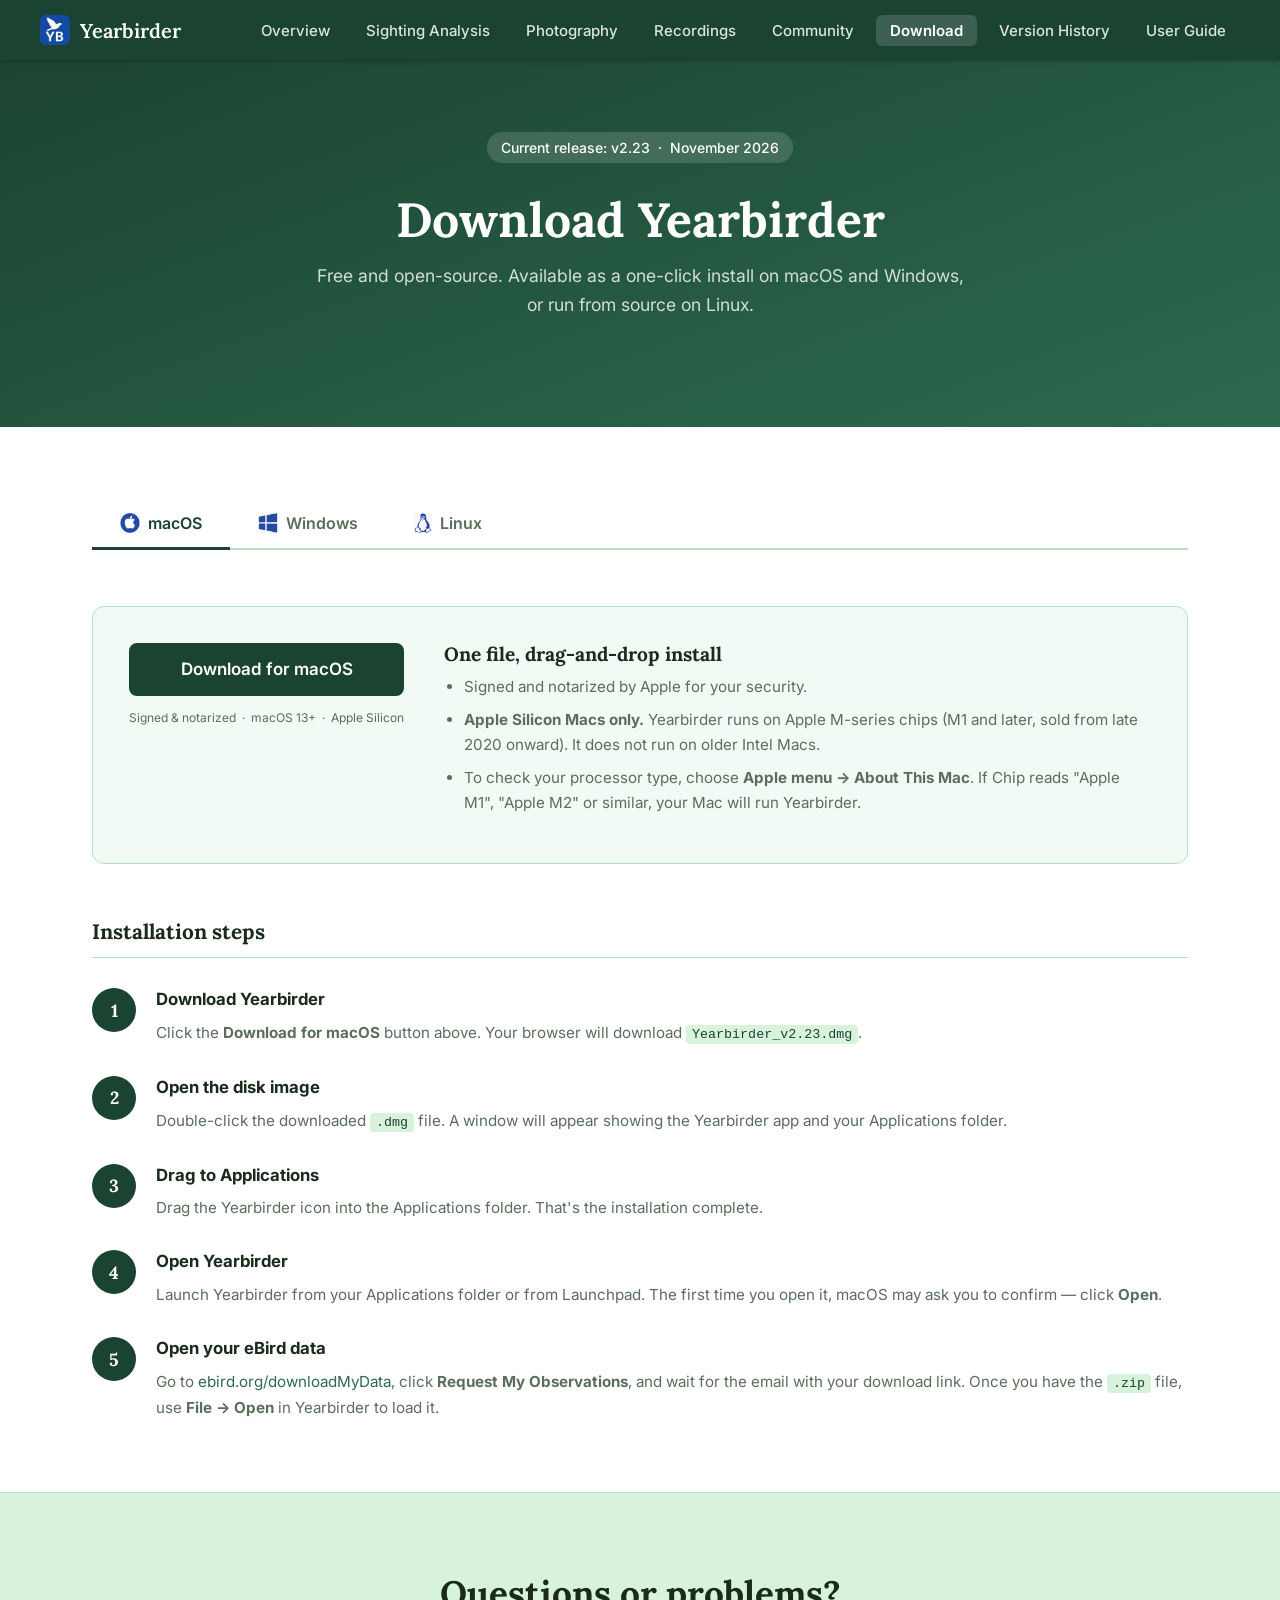
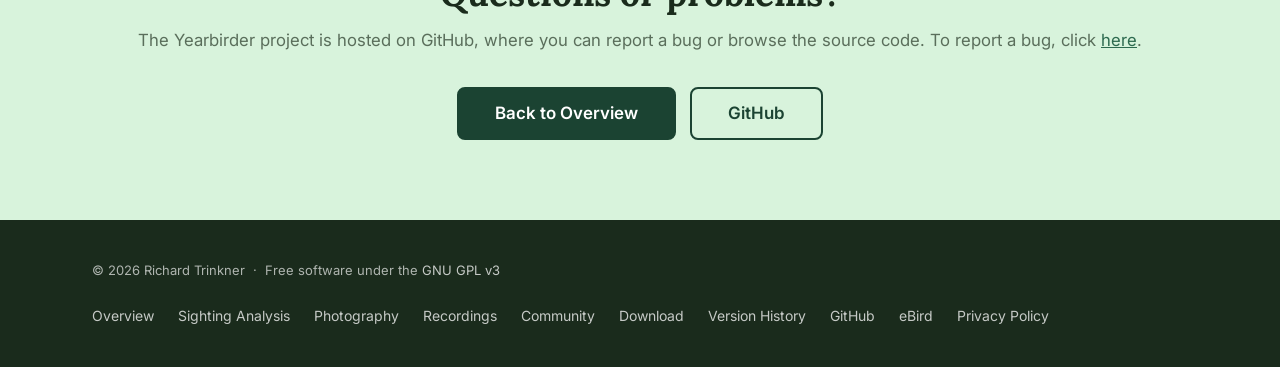
<file: web/download.html>
<!DOCTYPE html>
<html lang="en">
<head>
  <meta charset="UTF-8">
  <meta name="viewport" content="width=device-width, initial-scale=1.0">
  <title>Download — Yearbirder</title>
  <meta name="description" content="Download Yearbirder for macOS (Apple Silicon) or Windows (64-bit), or run it from source on Linux. Free and open-source.">
  <link rel="icon" type="image/x-icon" href="images/favicon.ico">
  <link rel="icon" type="image/png" sizes="32x32" href="images/favicon-32x32.png">
  <link rel="apple-touch-icon" sizes="180x180" href="images/apple-touch-icon.png">
  <link rel="preconnect" href="https://fonts.googleapis.com">
  <link rel="preconnect" href="https://fonts.gstatic.com" crossorigin>
  <link href="https://fonts.googleapis.com/css2?family=Lora:wght@400;600;700&family=Inter:wght@400;500;600&display=swap" rel="stylesheet">
  <link rel="stylesheet" href="style.css">

  <link rel="canonical" href="https://yearbirder.org/download">

  <!-- Open Graph / Twitter card: what a forum, chat app or social post shows
       when someone pastes a Yearbirder link.  Titles and descriptions mirror
       the <title> and meta description above; the image is a 1200x630 crop of
       a real screenshot, generated into images/ alongside the demos. -->
  <meta property="og:type" content="website">
  <meta property="og:site_name" content="Yearbirder">
  <meta property="og:url" content="https://yearbirder.org/download">
  <meta property="og:title" content="Download — Yearbirder">
  <meta property="og:description" content="Download Yearbirder for macOS (Apple Silicon) or Windows (64-bit), or run it from source on Linux. Free and open-source.">
  <meta property="og:image" content="https://yearbirder.org/images/og_yearbirder.jpg">
  <meta property="og:image:width" content="1200">
  <meta property="og:image:height" content="630">
  <meta property="og:image:alt" content="Yearbirder, a free desktop app for exploring your eBird sightings, photos, and recordings">
  <meta name="twitter:card" content="summary_large_image">
  <meta name="twitter:title" content="Download — Yearbirder">
  <meta name="twitter:description" content="Download Yearbirder for macOS (Apple Silicon) or Windows (64-bit), or run it from source on Linux. Free and open-source.">
  <meta name="twitter:image" content="https://yearbirder.org/images/og_yearbirder.jpg">
</head>
<body>

<!-- ── Navigation ─────────────────────────────────────────────────── -->
<nav>
  <div class="container nav-inner">
    <a href="/" class="nav-brand">
      <img src="images/opt/icon.webp" alt="Yearbirder icon" width="90" height="90">
      Yearbirder
    </a>
    <ul class="nav-links">
      <li><a href="/">Overview</a></li>
      <li><a href="/sighting-analysis">Sighting Analysis</a></li>
      <li><a href="/photography">Photography</a></li>
      <li><a href="/recordings">Recordings</a></li>
      <li><a href="/community">Community</a></li>
      <li><a href="/download" class="active nav-download">Download</a></li>
      <li><a href="/history">Version History</a></li>
      <li><a href="guide/">User Guide</a></li>
    </ul>
  </div>
</nav>

<!-- ── Hero ───────────────────────────────────────────────────────── -->
<section class="download-hero">
  <div class="container">
    <div class="version-badge">Current release: v2.23 &nbsp;·&nbsp; November 2026</div>
    <h1>Download Yearbirder</h1>
    <p>Free and open-source. Available as a one-click install on macOS and Windows,<br>or run from source on Linux.</p>
  </div>
</section>

<!-- ── Platform tabs ──────────────────────────────────────────────── -->
<section class="platforms">
  <div class="container">

    <div class="platform-tabs" role="tablist">
      <button class="tab-btn active" role="tab" aria-selected="true"  data-tab="macos">
        <span class="tab-icon"><img src="images/icon_MacOS.png" alt="macOS" width="521" height="511"></span> macOS
      </button>
      <button class="tab-btn"        role="tab" aria-selected="false" data-tab="windows">
        <span class="tab-icon"><img src="images/icon_Windows.png" alt="Windows" width="514" height="531"></span> Windows
      </button>
      <button class="tab-btn"        role="tab" aria-selected="false" data-tab="linux">
        <span class="tab-icon"><img src="images/icon_Linux.png" alt="Linux" width="480" height="533"></span> Linux
      </button>
    </div>

    <!-- ── macOS ─────────────────────────────────────────────────── -->
    <div class="platform-panel active" id="tab-macos">

      <div class="platform-intro">
        <div class="platform-cta">
          <a href="https://github.com/trinkner/yearbirder/releases/download/v2.23/Yearbirder_v2.23.dmg" class="btn btn-primary btn-lg">
            Download for macOS
          </a>
          <p class="release-note">Signed &amp; notarized &nbsp;·&nbsp; macOS 13+ &nbsp;·&nbsp; Apple Silicon</p>
        </div>
        <div class="platform-intro-text">
          <h3>One file, drag-and-drop install</h3>
          <ul>
            <li>Signed and notarized by Apple for your security.</li>
            <li><strong>Apple Silicon Macs only.</strong> Yearbirder runs on Apple
              M-series chips (M1 and later, sold from late 2020 onward). It does not
              run on older Intel Macs.</li>
            <li>To check your processor type, choose
              <strong>Apple menu&nbsp;→ About This Mac</strong>. If Chip reads
              "Apple M1", "Apple M2" or similar, your Mac will run Yearbirder.</li>
          </ul>
        </div>
      </div>

      <h3 class="steps-heading">Installation steps</h3>
      <div class="steps">
        <div class="step">
          <div class="step-number">1</div>
          <div class="step-content">
            <h4>Download Yearbirder</h4>
            <p>Click the <strong>Download for macOS</strong> button above. Your browser will download <code>Yearbirder_v2.23.dmg</code>.</p>
          </div>
        </div>
        <div class="step">
          <div class="step-number">2</div>
          <div class="step-content">
            <h4>Open the disk image</h4>
            <p>Double-click the downloaded <code>.dmg</code> file. A window will appear showing the Yearbirder app and your Applications folder.</p>
          </div>
        </div>
        <div class="step">
          <div class="step-number">3</div>
          <div class="step-content">
            <h4>Drag to Applications</h4>
            <p>Drag the Yearbirder icon into the Applications folder. That's the installation complete.</p>
          </div>
        </div>
        <div class="step">
          <div class="step-number">4</div>
          <div class="step-content">
            <h4>Open Yearbirder</h4>
            <p>Launch Yearbirder from your Applications folder or from Launchpad. The first time you open it, macOS may ask you to confirm — click <strong>Open</strong>.</p>
          </div>
        </div>
        <div class="step">
          <div class="step-number">5</div>
          <div class="step-content">
            <h4>Open your eBird data</h4>
            <p>Go to <a href="https://ebird.org/downloadMyData" target="_blank" rel="noopener">ebird.org/downloadMyData</a>, click <strong>Request My Observations</strong>, and wait for the email with your download link. Once you have the <code>.zip</code> file, use <strong>File → Open</strong> in Yearbirder to load it.</p>
          </div>
        </div>
      </div>

    </div>

    <!-- ── Windows ────────────────────────────────────────────────── -->
    <div class="platform-panel" id="tab-windows">

      <div class="platform-intro">
        <div class="platform-cta">
          <a href="https://apps.microsoft.com/detail/9PKH7PL7F5G2" class="btn btn-primary btn-lg" target="_blank" rel="noopener">
            Get it from the Microsoft Store
          </a>
          <a href="https://github.com/trinkner/yearbirder/releases/download/v2.23/Yearbirder_Setup_v2.23.exe" class="btn btn-secondary btn-lg">
            Download the installer
          </a>
          <p class="release-note">Windows 10 or 11 &nbsp;·&nbsp; 64-bit (x64)</p>
        </div>
        <div class="platform-intro-text">
          <h3>Two ways to install</h3>
          <ul>
            <li><strong>The Microsoft Store</strong> — Fully signed, authenticated by Microsoft, installs without security warnings and automatically updates with each version.</li>
            <li><strong>Setup.exe file</strong> — Bypasses the Store, but you will need to click through two security prompts and update it manually.</li>
          </ul>
          <p>Optimized for x64 processors — the Intel and AMD chips in most Windows PCs.
            On ARM-based Windows PCs (Snapdragon and Copilot+ machines), a few
            HTML-based features may scroll slowly.</p>
        </div>
      </div>

      <div class="callout">
        <strong>Already have Yearbirder from the installer?</strong> Uninstall it before
        installing from the Store. The two are separate installations and will otherwise
        sit side by side &mdash; two entries in your Start Menu, each updating by its own
        route. Your eBird data, media catalog, photos and recordings are untouched either
        way, but the Store copy starts with fresh settings, so you will need to re-open
        your catalog and re-enter your optional eBird API key.
      </div>

      <div class="callout callout-warning">
        <strong>Windows security prompts — direct installer only</strong> — These two dialogs appear when you run the <code>.exe</code>. They do not appear if you install from the Microsoft Store, which Microsoft signs. Both are normal for free, independent apps that are not commercially code-signed. Yearbirder is safe and open-source; its full source code is on <a href="https://github.com/trinkner/yearbirder" target="_blank" rel="noopener">GitHub</a>.<br><br>
        <strong>1. SmartScreen</strong> — A blue screen saying "Windows protected your PC." Click <strong>More info</strong>, then <strong>Run anyway</strong>.<br><br>
        <strong>2. User Account Control</strong> — A prompt asking "Do you want to allow this app from an unknown publisher to make changes to your device?" Click <strong>Yes</strong> to allow the installer to place Yearbirder in Program Files.
      </div>

      <h3 class="steps-heading">Installing with the direct installer</h3>
      <p>Installing from the Microsoft Store needs no instructions — open the
        <a href="https://apps.microsoft.com/detail/9PKH7PL7F5G2" target="_blank" rel="noopener">Store listing</a>
        and click <strong>Get</strong>. These steps are for the <code>.exe</code>.</p>
      <div class="steps">

        <div class="step">
          <div class="step-number">1</div>
          <div class="step-content">
            <h4>Download the installer</h4>
            <p>Click <strong>Download the installer</strong> above. Your browser will download <code>Yearbirder_Setup_v2.23.exe</code>.</p>
          </div>
        </div>

        <div class="step">
          <div class="step-number">2</div>
          <div class="step-content">
            <h4>Run the installer</h4>
            <p>Double-click <code>Yearbirder_Setup_v2.23.exe</code>. If Windows shows a SmartScreen warning, click <strong>More info</strong> and then <strong>Run anyway</strong>. Follow the installer prompts — the defaults are fine.</p>
          </div>
        </div>

        <div class="step">
          <div class="step-number">3</div>
          <div class="step-content">
            <h4>Launch Yearbirder</h4>
            <p>Open Yearbirder from the Start Menu. You can also optionally create a desktop shortcut during installation.</p>
          </div>
        </div>

        <div class="step">
          <div class="step-number">4</div>
          <div class="step-content">
            <h4>Open your eBird data</h4>
            <p>Go to <a href="https://ebird.org/downloadMyData" target="_blank" rel="noopener">ebird.org/downloadMyData</a>, click <strong>Request My Observations</strong>, and wait for the email with your download link. Once you have the <code>.zip</code> file, use <strong>File → Open</strong> in Yearbirder to load it.</p>
          </div>
        </div>

      </div>

    </div>

    <!-- ── Linux ──────────────────────────────────────────────────── -->
    <div class="platform-panel" id="tab-linux">

      <div class="platform-intro">
        <div class="platform-cta">
          <a href="https://github.com/trinkner/yearbirder/archive/refs/tags/v2.23.zip" class="btn btn-secondary btn-lg">
            Download Yearbirder
          </a>
          <p class="release-note">Requires Python 3.10+</p>
        </div>
        <div class="platform-intro-text">
          <h3>Running from Python source</h3>
          <p>Yearbirder runs from Python source on Linux. Python 3.10 or later is required. Most modern Linux distributions include a suitable Python; check with <code>python3 --version</code>.</p>
        </div>
      </div>

      <h3 class="steps-heading">Setup instructions</h3>
      <div class="steps">

        <div class="step">
          <div class="step-number">1</div>
          <div class="step-content">
            <h4>Confirm Python version</h4>
            <p>Open a terminal and run:</p>
            <div class="code-block">python3 --version</div>
            <p style="margin-top:8px;">You need 3.10 or higher. If not, install it via your distribution's package manager (e.g. <code>sudo apt install python3</code> on Debian/Ubuntu).</p>
          </div>
        </div>

        <div class="step">
          <div class="step-number">2</div>
          <div class="step-content">
            <h4>Install pip if needed</h4>
            <p>Many distros package pip separately. If <code>pip3 --version</code> fails, install it:</p>
            <div class="code-block">sudo apt install python3-pip    # Debian / Ubuntu
sudo dnf install python3-pip    # Fedora</div>
          </div>
        </div>

        <div class="step">
          <div class="step-number">3</div>
          <div class="step-content">
            <h4>Install required packages</h4>
            <div class="code-block">pip3 install pyside6 folium matplotlib numpy natsort piexif soundfile soxr</div>
            <p style="margin-top:8px;"><code>soundfile</code> and <code>soxr</code> are what read and resample your recordings — without them the Recordings features will not work. Two further packages are optional: <code>mutagen</code> lets Yearbirder read the date out of ID3-tagged audio, and <code>certifi</code> supplies its own set of HTTPS certificates. Yearbirder works without either, falling back to the filename for dates and to your system's certificates.</p>
            <div class="callout">
              <strong>System libraries:</strong> the Python packages above do not bring everything Qt needs on Linux.
              <br><br>
              <strong>If the app will not start</strong> with an error mentioning <code>libxcb</code>, install the Qt platform dependencies. On Debian/Ubuntu: <code>sudo apt install libxcb-cursor0</code>
              <br><br>
              <strong>If recordings will not play</strong>, Qt's audio support on Linux is built on GStreamer, which is not included in the Python packages. On Debian/Ubuntu: <code>sudo apt install libgstreamer1.0-0 gstreamer1.0-plugins-base gstreamer1.0-plugins-good</code>
              <br><br>
              <strong>If maps and reports are blank</strong>, those are rendered by Qt WebEngine, which needs NSS. On Debian/Ubuntu: <code>sudo apt install libnss3</code>
            </div>
          </div>
        </div>

        <div class="step">
          <div class="step-number">4</div>
          <div class="step-content">
            <h4>Download Yearbirder</h4>
            <p>Click the <strong>Download Yearbirder</strong> button above and unzip the downloaded file. Or, if you prefer to use git:</p>
            <div class="code-block">git clone https://github.com/trinkner/yearbirder.git</div>
          </div>
        </div>

        <div class="step">
          <div class="step-number">5</div>
          <div class="step-content">
            <h4>Run Yearbirder</h4>
            <div class="code-block">cd yearbirder
python3 yearbirder.py</div>
          </div>
        </div>

        <div class="step">
          <div class="step-number">6</div>
          <div class="step-content">
            <h4>Open your eBird data</h4>
            <p>Go to <a href="https://ebird.org/downloadMyData" target="_blank" rel="noopener">ebird.org/downloadMyData</a>, click <strong>Request My Observations</strong>, and wait for the email with your download link. Once you have the <code>.zip</code> file, use <strong>File → Open</strong> in Yearbirder to load it.</p>
          </div>
        </div>

      </div>

      <div class="req-section">
        <h3>Python package requirements</h3>
        <p style="color:var(--slate); margin-bottom:20px; font-size:.95rem;">
          These are installed in step 3 above. Listed here for reference.
        </p>
        <div class="req-grid">
          <div class="req-item"><strong>PySide6</strong><span>Qt 6 GUI framework (LGPL)</span></div>
          <div class="req-item"><strong>folium</strong><span>Interactive map rendering</span></div>
          <div class="req-item"><strong>matplotlib</strong><span>Charts and graphs</span></div>
          <div class="req-item"><strong>numpy</strong><span>Numerical data processing</span></div>
          <div class="req-item"><strong>natsort</strong><span>Natural-order sorting</span></div>
          <div class="req-item"><strong>piexif</strong><span>Photo EXIF data reading</span></div>
        </div>
      </div>

    </div>

  </div>
</section>

<!-- ── CTA ─────────────────────────────────────────────────────────── -->
<section class="cta-banner">
  <div class="container">
    <h2>Questions or problems?</h2>
    <p>The Yearbirder project is hosted on GitHub, where you can report a bug or browse the source code. To report a bug, click <a href="https://github.com/trinkner/yearbirder/issues" target="_blank" rel="noopener">here</a>.</p>
    <div class="btn-group">
      <a href="/" class="btn btn-primary btn-lg">Back to Overview</a>
      <a href="https://github.com/trinkner/yearbirder" class="btn btn-secondary btn-lg" target="_blank" rel="noopener">GitHub</a>
    </div>
  </div>
</section>

<!-- ── Footer ──────────────────────────────────────────────────────── -->
<footer>
  <div class="container footer-inner">
    <p>© 2026 Richard Trinkner &nbsp;·&nbsp; Free software under the <a href="https://www.gnu.org/licenses/gpl-3.0.html" target="_blank" rel="noopener">GNU GPL v3</a></p>
    <ul class="footer-links">
      <li><a href="/">Overview</a></li>
      <li><a href="/sighting-analysis">Sighting Analysis</a></li>
      <li><a href="/photography">Photography</a></li>
      <li><a href="/recordings">Recordings</a></li>
      <li><a href="/community">Community</a></li>
      <li><a href="/download">Download</a></li>
      <li><a href="/history">Version History</a></li>
      <li><a href="https://github.com/trinkner/yearbirder" target="_blank" rel="noopener">GitHub</a></li>
      <li><a href="https://ebird.org" target="_blank" rel="noopener">eBird</a></li>
      <li><a href="/privacy">Privacy Policy</a></li>
    </ul>
  </div>
</footer>

<script>
  // Platform tab switcher
  const tabs = document.querySelectorAll('.tab-btn');
  const panels = document.querySelectorAll('.platform-panel');

  tabs.forEach(tab => {
    tab.addEventListener('click', () => {
      tabs.forEach(t => { t.classList.remove('active'); t.setAttribute('aria-selected', 'false'); });
      panels.forEach(p => p.classList.remove('active'));
      tab.classList.add('active');
      tab.setAttribute('aria-selected', 'true');
      document.getElementById('tab-' + tab.dataset.tab).classList.add('active');
    });
  });
</script>

</body>
</html>
</file>
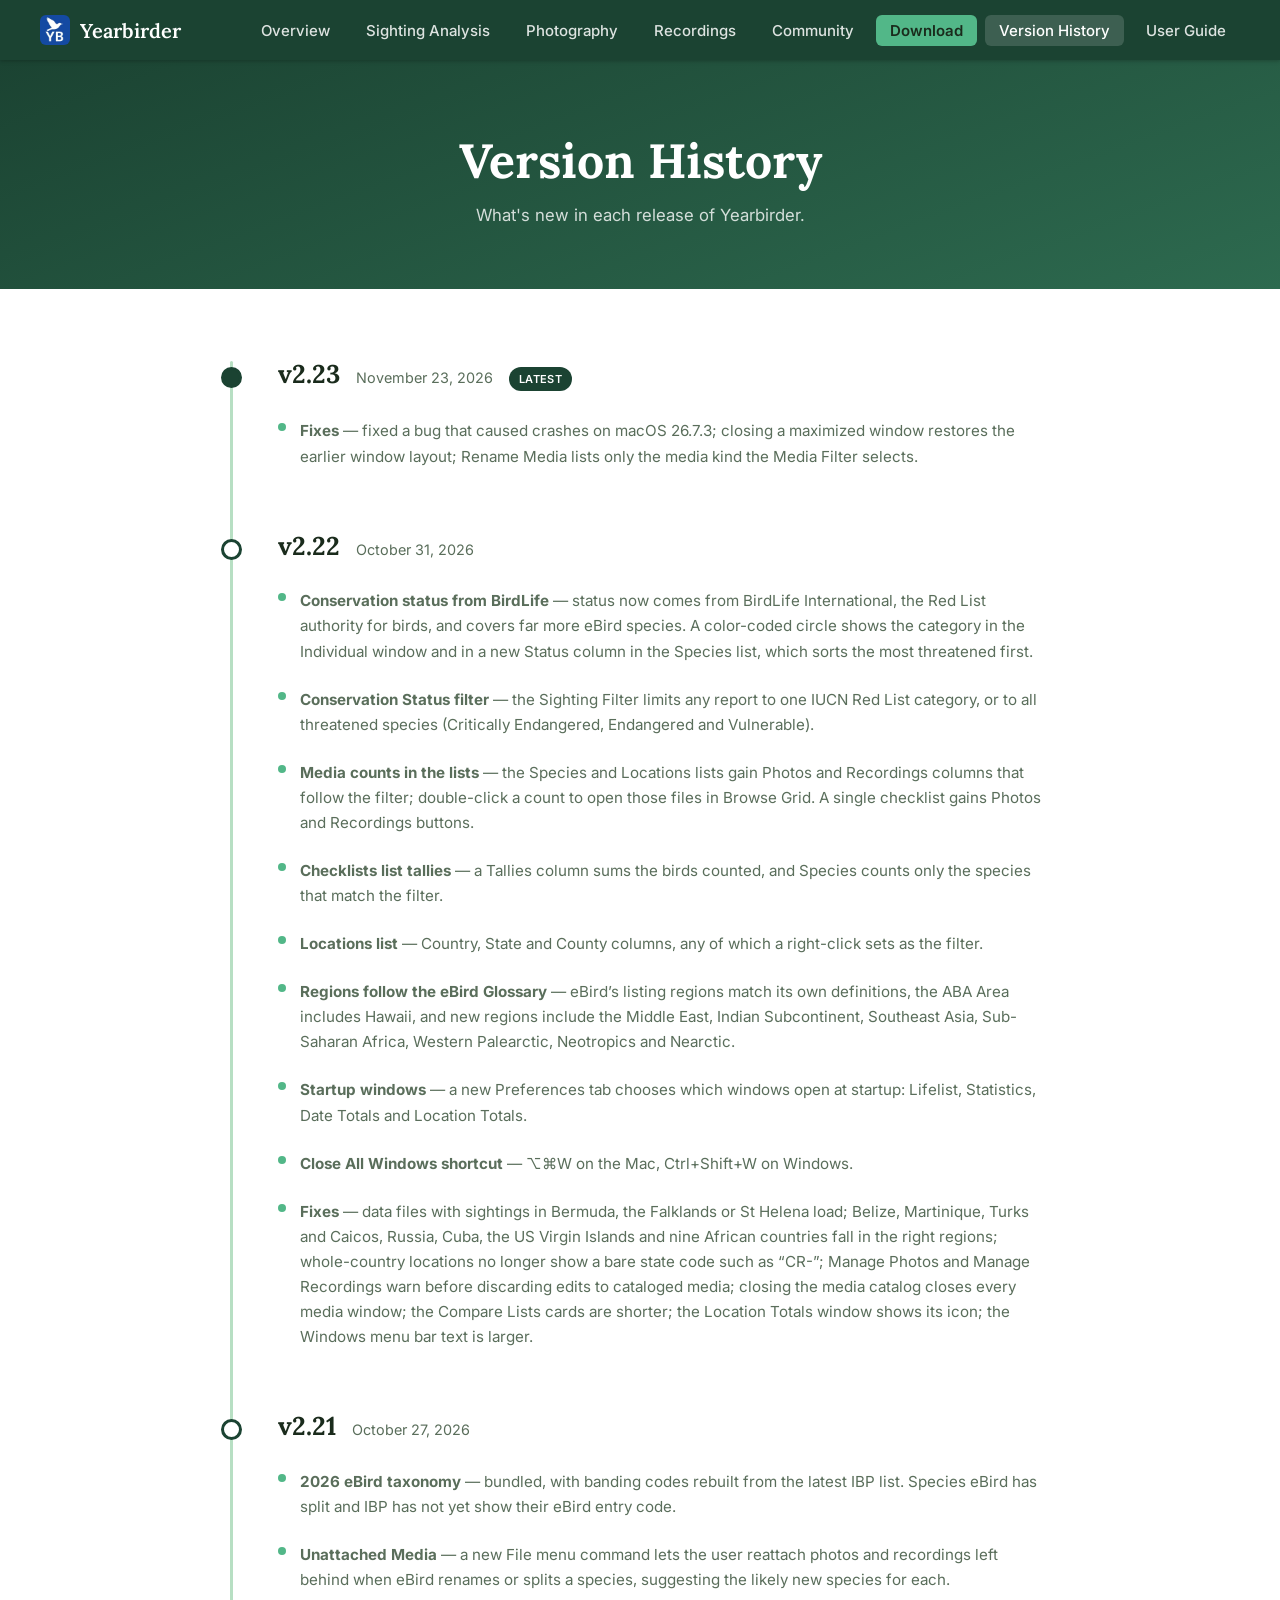
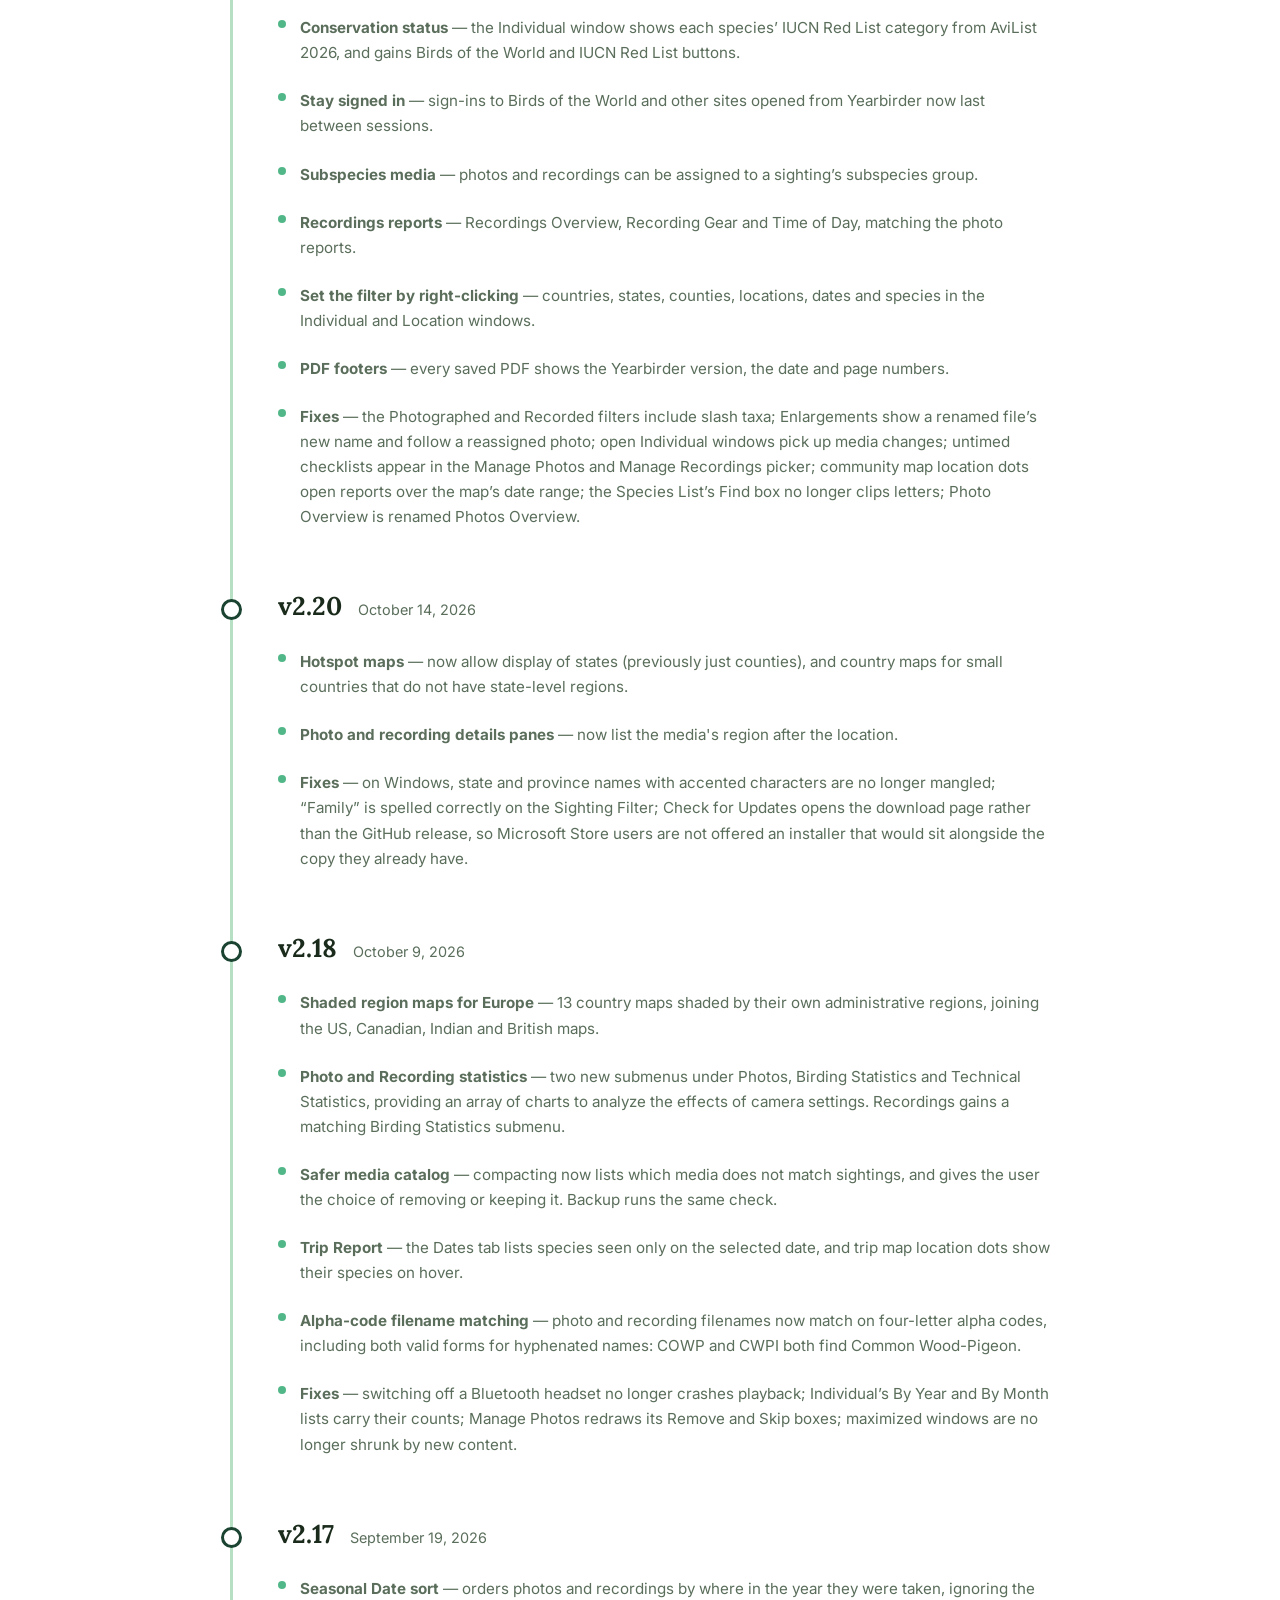
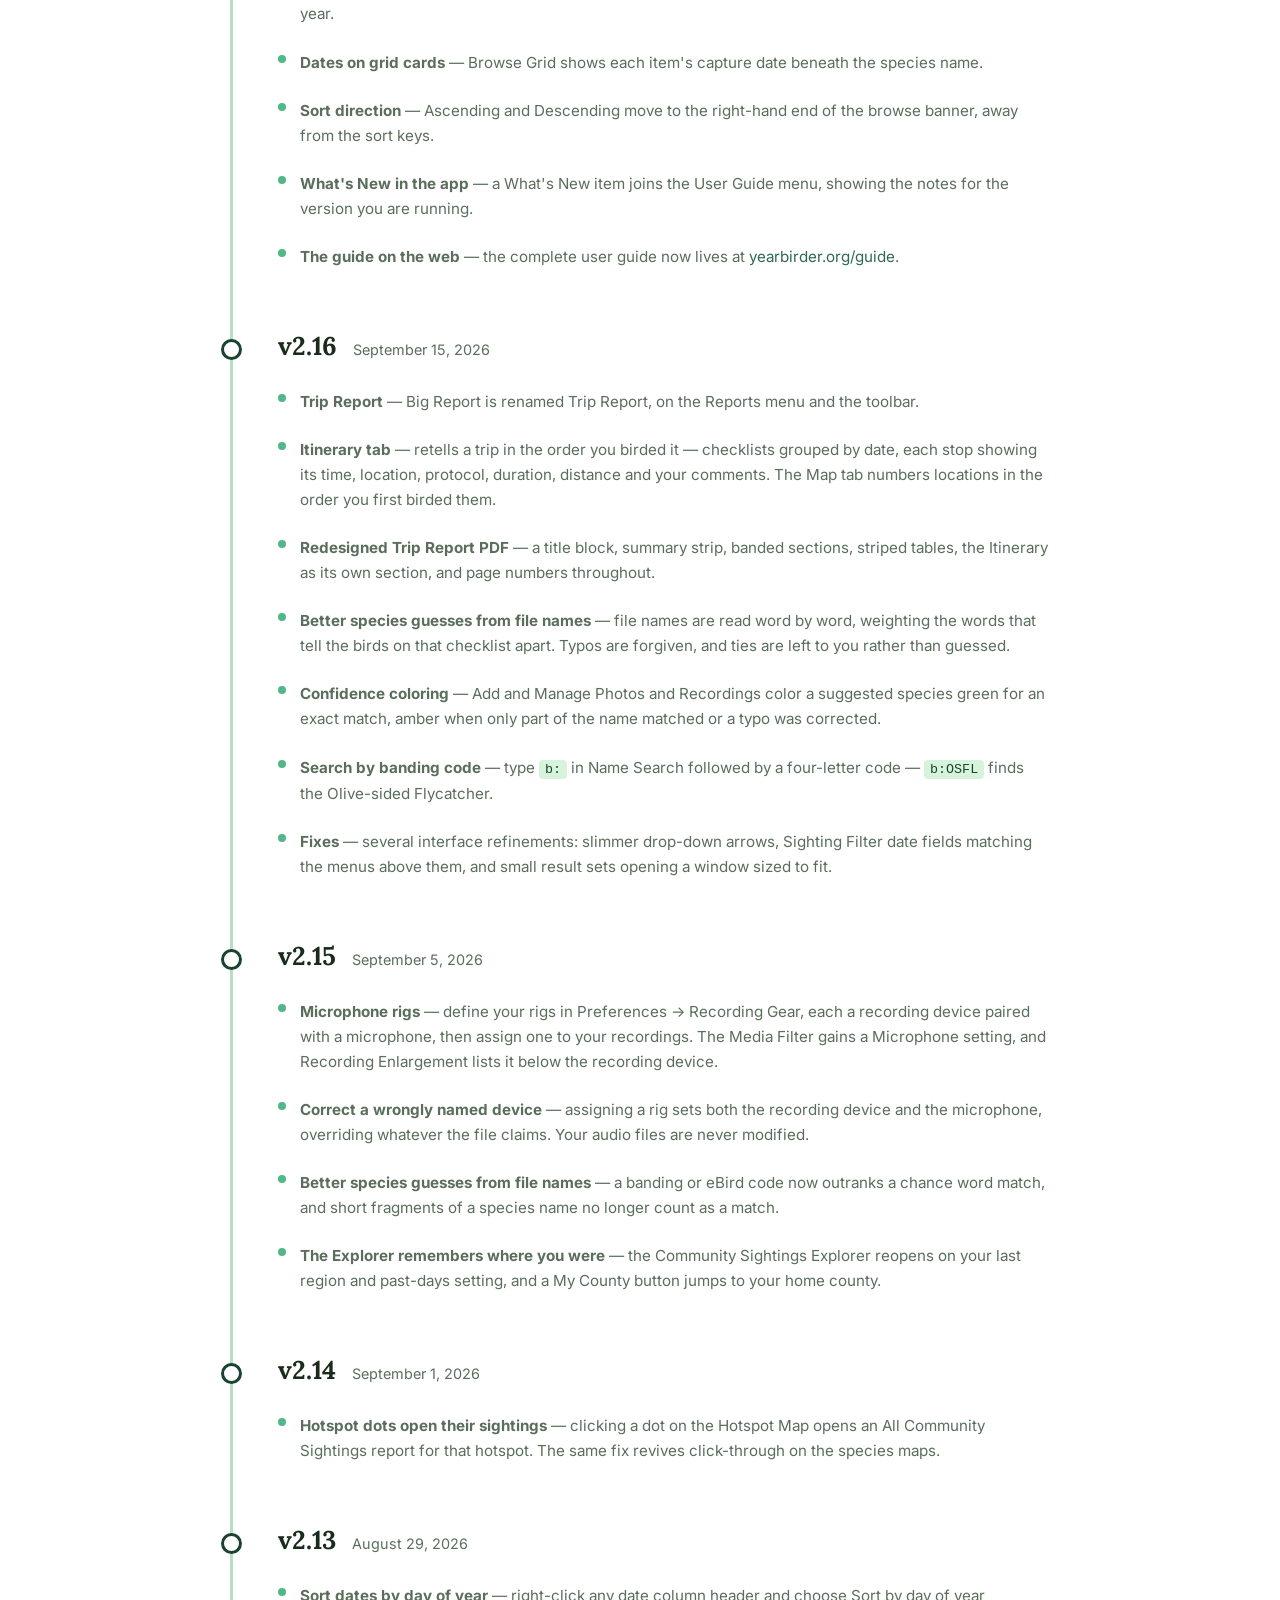
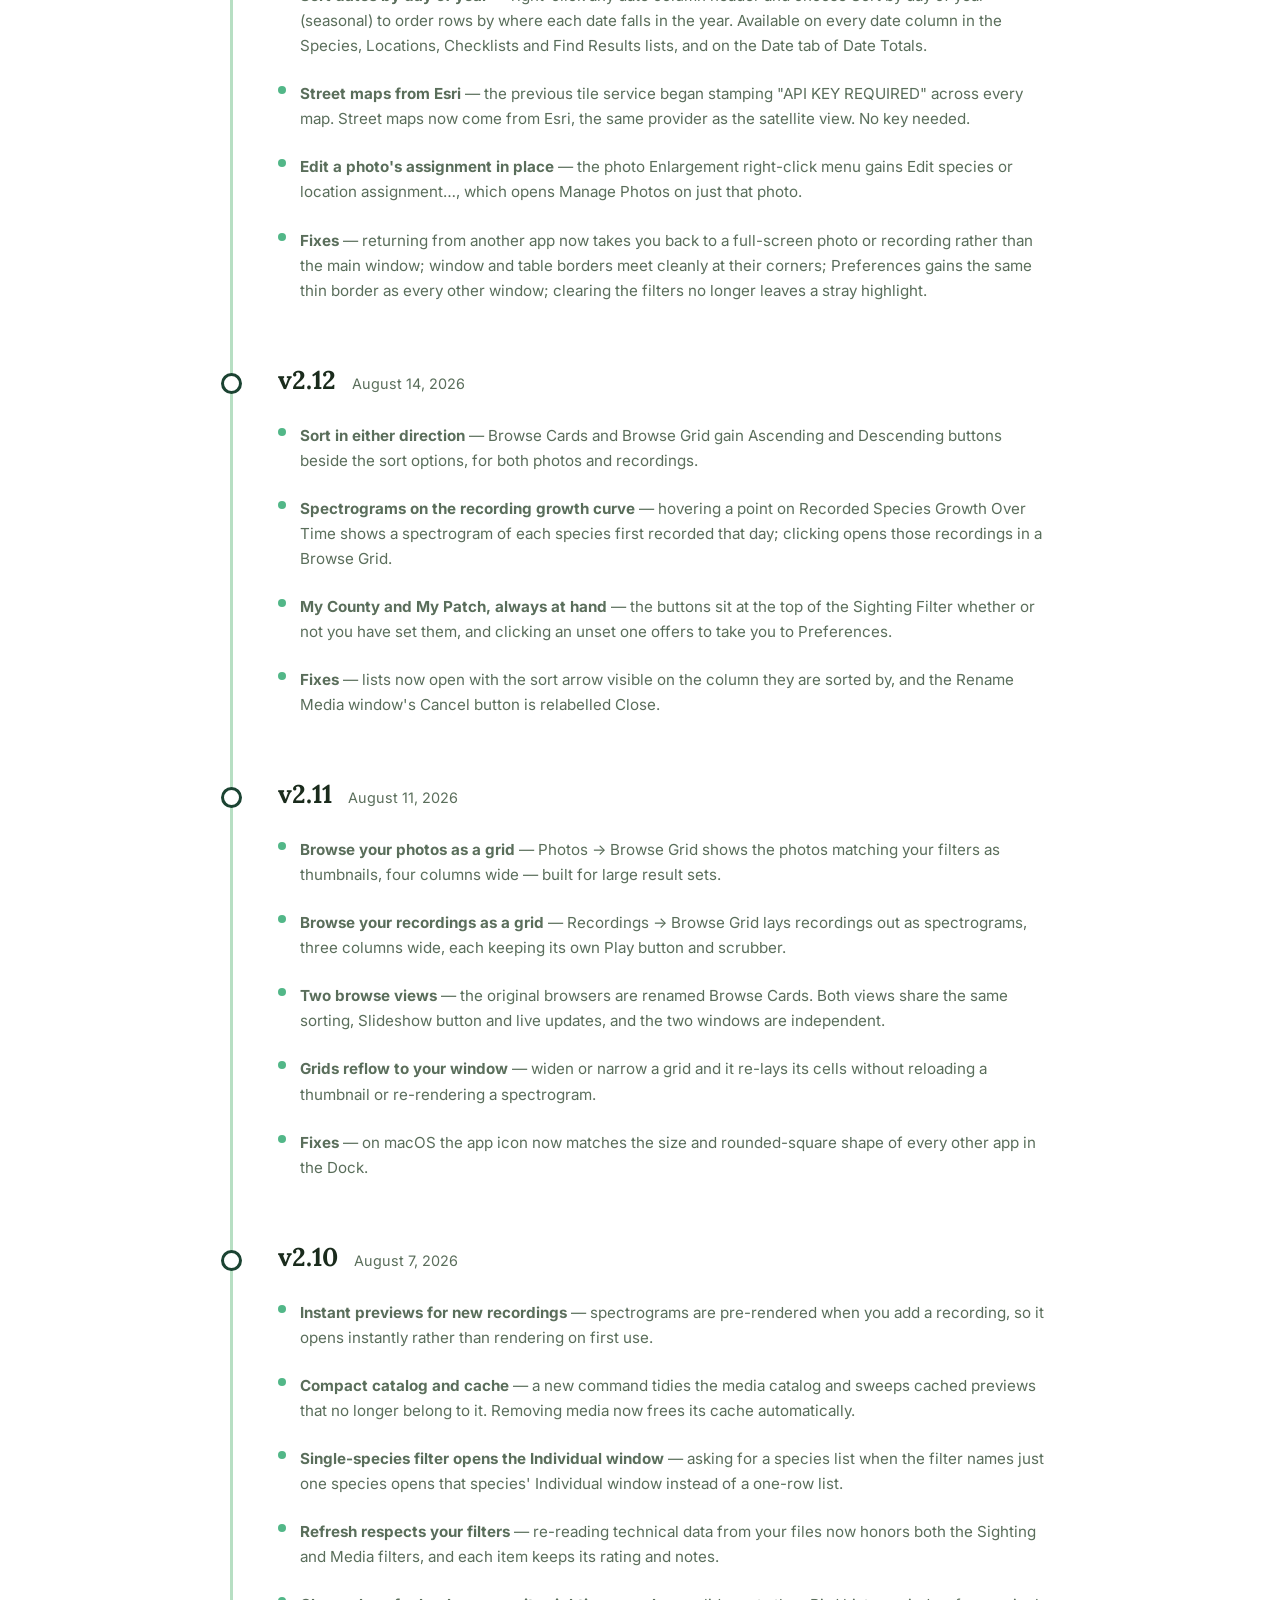
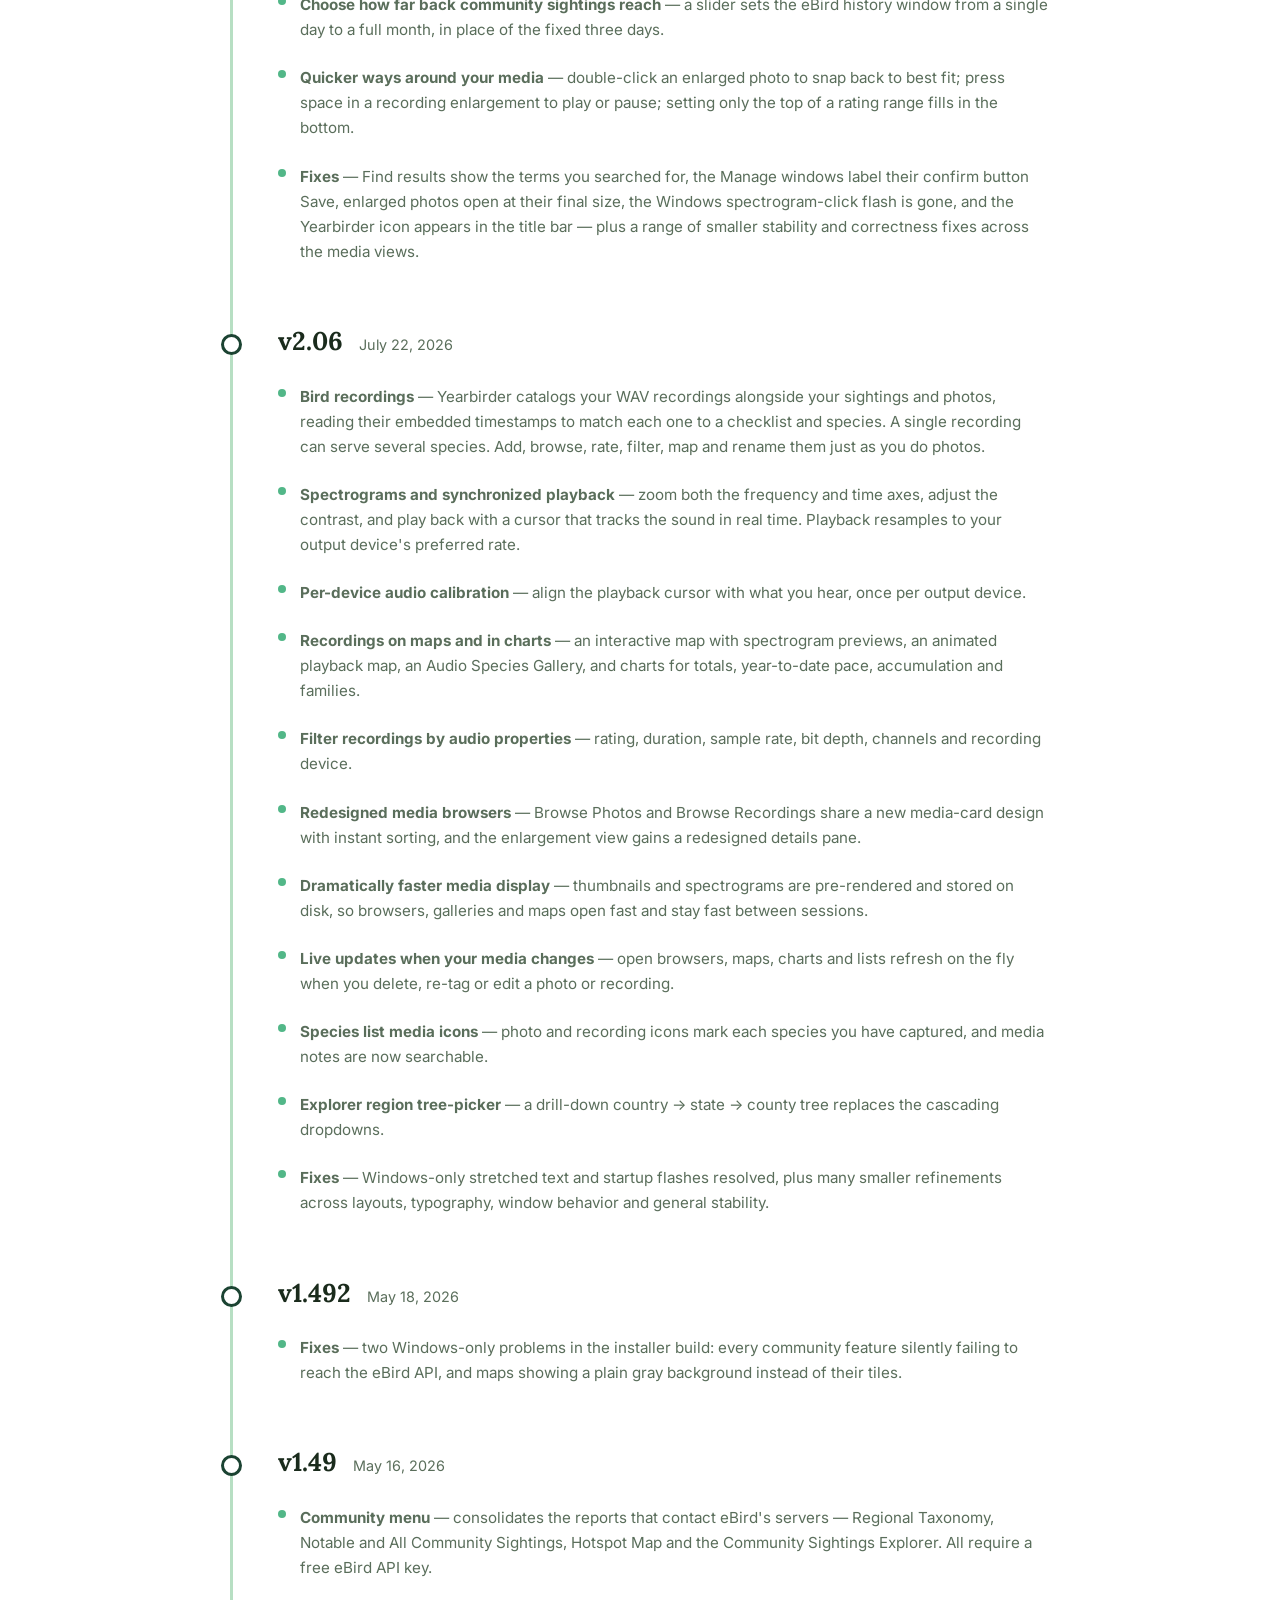
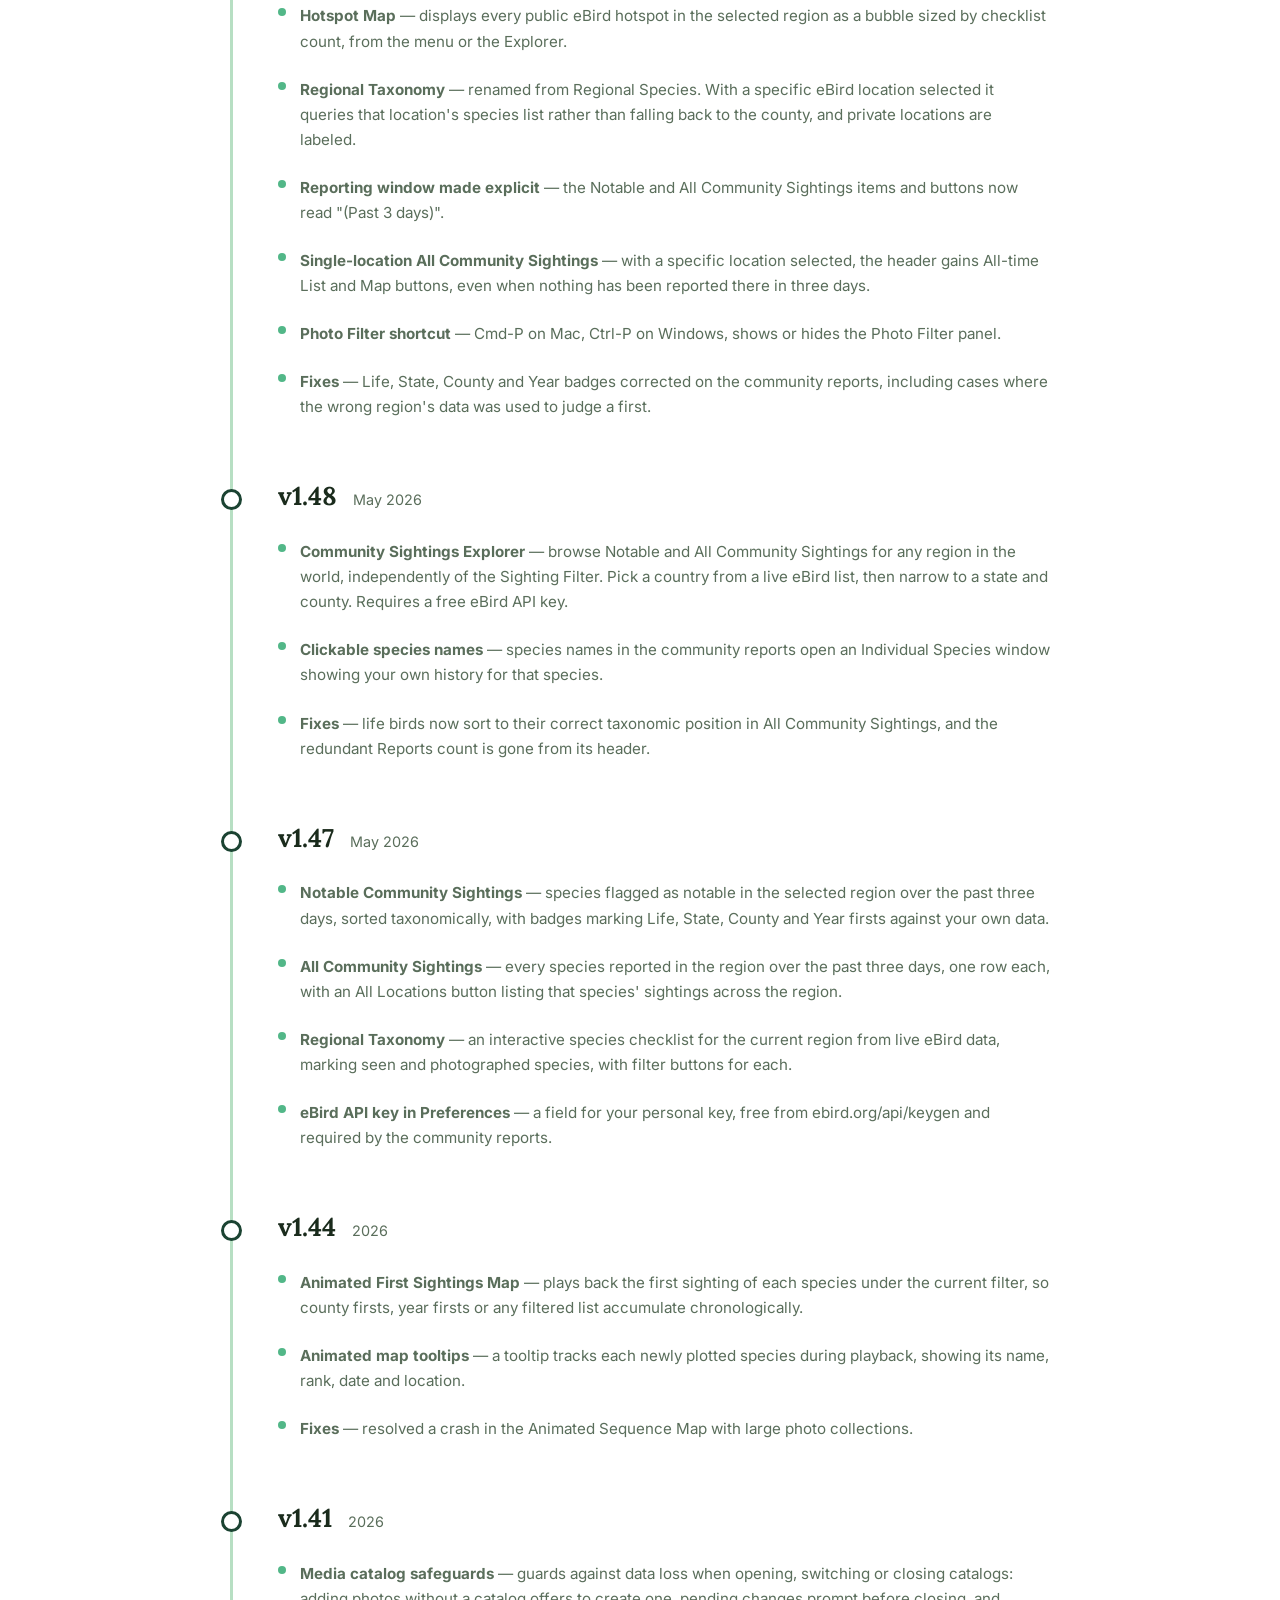
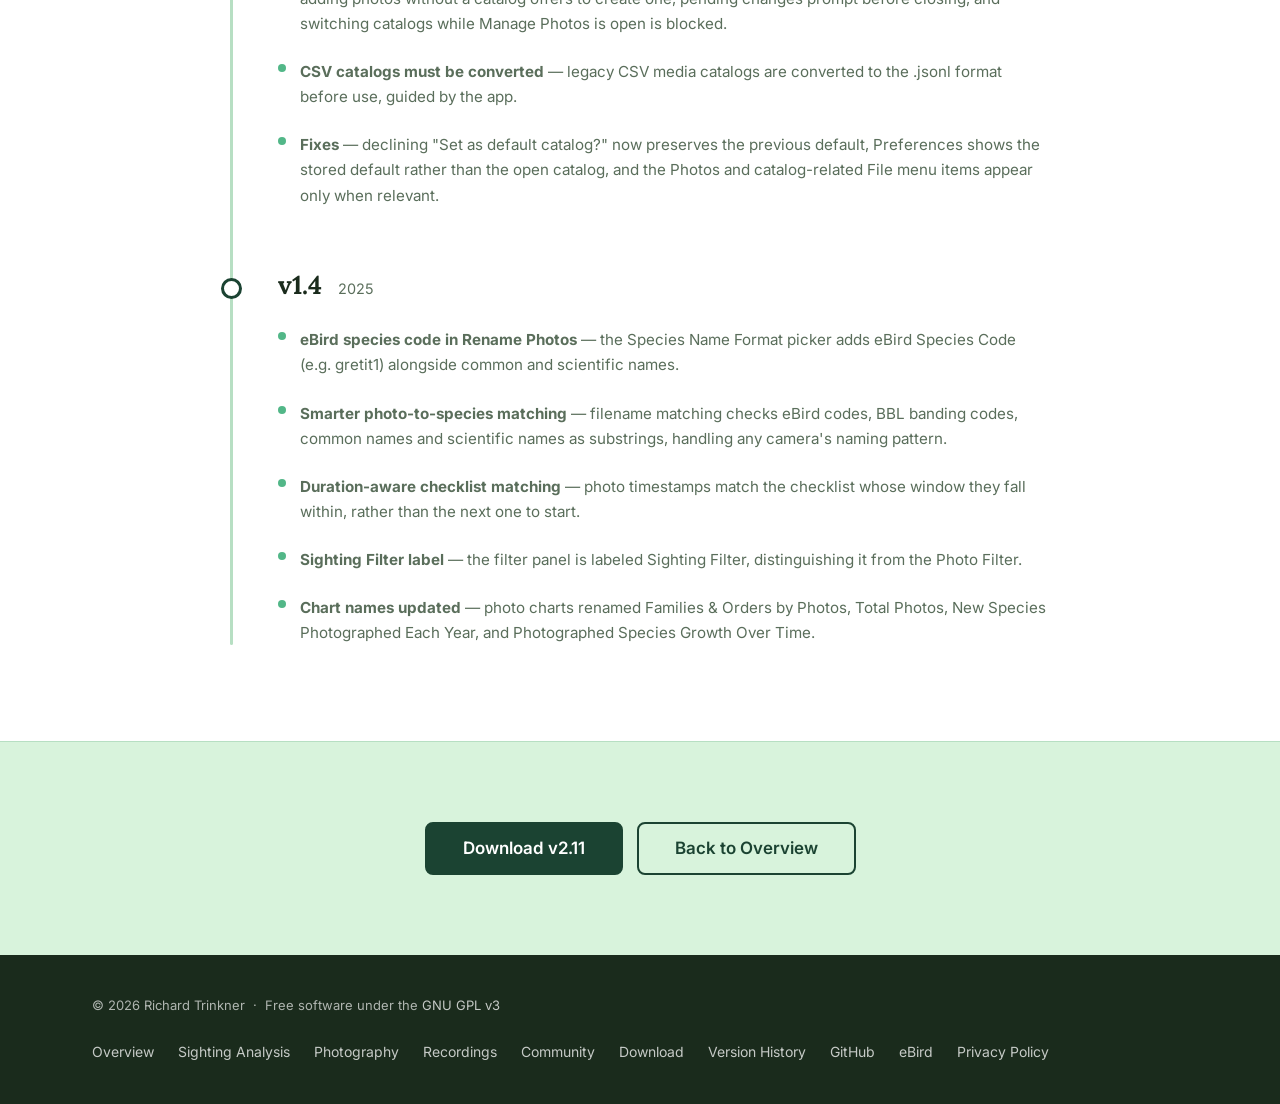
<file: web/history.html>
<!DOCTYPE html>
<html lang="en">
<head>
  <meta charset="UTF-8">
  <meta name="viewport" content="width=device-width, initial-scale=1.0">
  <title>Version History — Yearbirder</title>
  <meta name="description" content="Yearbirder version history — what's new in each release.">
  <link rel="icon" type="image/x-icon" href="images/favicon.ico">
  <link rel="icon" type="image/png" sizes="32x32" href="images/favicon-32x32.png">
  <link rel="apple-touch-icon" sizes="180x180" href="images/apple-touch-icon.png">
  <link rel="preconnect" href="https://fonts.googleapis.com">
  <link rel="preconnect" href="https://fonts.gstatic.com" crossorigin>
  <link href="https://fonts.googleapis.com/css2?family=Lora:wght@400;600;700&family=Inter:wght@400;500;600&display=swap" rel="stylesheet">
  <link rel="stylesheet" href="style.css">

  <link rel="canonical" href="https://yearbirder.org/history">

  <!-- Open Graph / Twitter card: what a forum, chat app or social post shows
       when someone pastes a Yearbirder link.  Titles and descriptions mirror
       the <title> and meta description above; the image is a 1200x630 crop of
       a real screenshot, generated into images/ alongside the demos. -->
  <meta property="og:type" content="website">
  <meta property="og:site_name" content="Yearbirder">
  <meta property="og:url" content="https://yearbirder.org/history">
  <meta property="og:title" content="Version History — Yearbirder">
  <meta property="og:description" content="Yearbirder version history — what's new in each release.">
  <meta property="og:image" content="https://yearbirder.org/images/og_yearbirder.jpg">
  <meta property="og:image:width" content="1200">
  <meta property="og:image:height" content="630">
  <meta property="og:image:alt" content="Yearbirder, a free desktop app for exploring your eBird sightings, photos, and recordings">
  <meta name="twitter:card" content="summary_large_image">
  <meta name="twitter:title" content="Version History — Yearbirder">
  <meta name="twitter:description" content="Yearbirder version history — what's new in each release.">
  <meta name="twitter:image" content="https://yearbirder.org/images/og_yearbirder.jpg">
  <style>
    /* ── History page ──────────────────────────────────────────────── */
    .history-hero {
      background: linear-gradient(160deg, var(--forest) 0%, var(--grove) 100%);
      padding: 72px 0 60px;
      text-align: center;
      color: var(--white);
    }
    .history-hero h1 { color: var(--white); font-size: clamp(2rem, 4vw, 3rem); margin-bottom: 12px; }
    .history-hero p  { color: rgba(255,255,255,.8); font-size: 1.05rem; }

    .history-body {
      padding: 72px 0 96px;
    }

    /* Timeline spine */
    .timeline {
      position: relative;
      max-width: 820px;
      margin: 0 auto;
    }
    .timeline::before {
      content: "";
      position: absolute;
      left: 0;
      top: 0;
      bottom: 0;
      width: 3px;
      background: var(--border);
      border-radius: 2px;
    }

    .release {
      position: relative;
      padding: 0 0 64px 48px;
    }
    .release:last-child { padding-bottom: 0; }

    /* Circle marker on the spine */
    .release::before {
      content: "";
      position: absolute;
      left: -9px;
      top: 6px;
      width: 21px;
      height: 21px;
      border-radius: 50%;
      background: var(--white);
      border: 3px solid var(--forest);
    }
    .release.latest::before {
      background: var(--forest);
    }

    .release-header {
      display: flex;
      align-items: baseline;
      gap: 16px;
      margin-bottom: 24px;
      flex-wrap: wrap;
    }

    .release-version {
      font-family: var(--font-display);
      font-size: 1.6rem;
      font-weight: 700;
      color: var(--ink);
      line-height: 1;
    }

    .release-date {
      font-size: 0.9rem;
      color: var(--slate);
    }

    .release-tag {
      display: inline-block;
      background: var(--forest);
      color: var(--white);
      font-size: 11px;
      font-weight: 600;
      padding: 3px 10px;
      border-radius: 20px;
      letter-spacing: .03em;
      text-transform: uppercase;
    }

    .feature-items {
      list-style: none;
      display: flex;
      flex-direction: column;
      gap: 20px;
    }

    .feature-items li {
      display: grid;
      grid-template-columns: auto 1fr;
      gap: 14px;
      align-items: flex-start;
    }

    .feature-dot {
      width: 8px;
      height: 8px;
      border-radius: 50%;
      background: var(--leaf);
      flex-shrink: 0;
      margin-top: 8px;
    }

    .feature-items .feat-title {
      font-weight: 600;
      color: var(--ink);
    }

    .feature-items p {
      font-size: 0.95rem;
      color: var(--slate);
      line-height: 1.65;
      margin-top: 3px;
    }

    @media (max-width: 640px) {
      .timeline { padding-left: 8px; }
      .release  { padding-left: 36px; }
    }
  </style>
</head>
<body>

<!-- ── Navigation ─────────────────────────────────────────────────── -->
<nav>
  <div class="nav-inner">
    <a href="/" class="nav-brand">
      <img src="images/opt/icon.webp" alt="Yearbirder icon" width="90" height="90">
      Yearbirder
    </a>
    <ul class="nav-links">
      <li><a href="/">Overview</a></li>
      <li><a href="/sighting-analysis">Sighting Analysis</a></li>
      <li><a href="/photography">Photography</a></li>
      <li><a href="/recordings">Recordings</a></li>
      <li><a href="/community">Community</a></li>
      <li><a href="/download" class="nav-download">Download</a></li>
      <li><a href="/history" class="active">Version History</a></li>
      <li><a href="guide/">User Guide</a></li>
    </ul>
  </div>
</nav>

<!-- ── Hero ───────────────────────────────────────────────────────── -->
<section class="history-hero">
  <div class="container">
    <h1>Version History</h1>
    <p>What's new in each release of Yearbirder.</p>
  </div>
</section>

<!-- ── Timeline ───────────────────────────────────────────────────── -->
<section class="history-body">
  <div class="container">
    <div class="timeline">

      <!-- v2.23 -->
      <div class="release latest">
        <div class="release-header">
          <span class="release-version">v2.23</span>
          <span class="release-date">November 23, 2026</span>
          <span class="release-tag">Latest</span>
        </div>
        <ul class="feature-items">
            <li>
              <span class="feature-dot"></span>
              <p><strong>Fixes</strong> &mdash; fixed a bug that caused crashes on macOS 26.7.3; closing a maximized window restores the earlier window layout; Rename Media lists only the media kind the Media Filter selects.</p>
            </li>
        </ul>
      </div>

      <!-- v2.22 -->
      <div class="release">
        <div class="release-header">
          <span class="release-version">v2.22</span>
          <span class="release-date">October 31, 2026</span>
        </div>
        <ul class="feature-items">
            <li>
              <span class="feature-dot"></span>
              <p><strong>Conservation status from BirdLife</strong> &mdash; status now comes from BirdLife International, the Red List authority for birds, and covers far more eBird species. A color-coded circle shows the category in the Individual window and in a new Status column in the Species list, which sorts the most threatened first.</p>
            </li>
            <li>
              <span class="feature-dot"></span>
              <p><strong>Conservation Status filter</strong> &mdash; the Sighting Filter limits any report to one IUCN Red List category, or to all threatened species (Critically Endangered, Endangered and Vulnerable).</p>
            </li>
            <li>
              <span class="feature-dot"></span>
              <p><strong>Media counts in the lists</strong> &mdash; the Species and Locations lists gain Photos and Recordings columns that follow the filter; double-click a count to open those files in Browse Grid. A single checklist gains Photos and Recordings buttons.</p>
            </li>
            <li>
              <span class="feature-dot"></span>
              <p><strong>Checklists list tallies</strong> &mdash; a Tallies column sums the birds counted, and Species counts only the species that match the filter.</p>
            </li>
            <li>
              <span class="feature-dot"></span>
              <p><strong>Locations list</strong> &mdash; Country, State and County columns, any of which a right-click sets as the filter.</p>
            </li>
            <li>
              <span class="feature-dot"></span>
              <p><strong>Regions follow the eBird Glossary</strong> &mdash; eBird&rsquo;s listing regions match its own definitions, the ABA Area includes Hawaii, and new regions include the Middle East, Indian Subcontinent, Southeast Asia, Sub-Saharan Africa, Western Palearctic, Neotropics and Nearctic.</p>
            </li>
            <li>
              <span class="feature-dot"></span>
              <p><strong>Startup windows</strong> &mdash; a new Preferences tab chooses which windows open at startup: Lifelist, Statistics, Date Totals and Location Totals.</p>
            </li>
            <li>
              <span class="feature-dot"></span>
              <p><strong>Close All Windows shortcut</strong> &mdash; &#x2325;&#x2318;W on the Mac, Ctrl+Shift+W on Windows.</p>
            </li>
            <li>
              <span class="feature-dot"></span>
              <p><strong>Fixes</strong> &mdash; data files with sightings in Bermuda, the Falklands or St Helena load; Belize, Martinique, Turks and Caicos, Russia, Cuba, the US Virgin Islands and nine African countries fall in the right regions; whole-country locations no longer show a bare state code such as &ldquo;CR-&rdquo;; Manage Photos and Manage Recordings warn before discarding edits to cataloged media; closing the media catalog closes every media window; the Compare Lists cards are shorter; the Location Totals window shows its icon; the Windows menu bar text is larger.</p>
            </li>
        </ul>
      </div>

      <!-- v2.21 -->
      <div class="release">
        <div class="release-header">
          <span class="release-version">v2.21</span>
          <span class="release-date">October 27, 2026</span>
        </div>
        <ul class="feature-items">
            <li>
              <span class="feature-dot"></span>
              <p><strong>2026 eBird taxonomy</strong> &mdash; bundled, with banding codes rebuilt from the latest IBP list. Species eBird has split and IBP has not yet show their eBird entry code.</p>
            </li>
            <li>
              <span class="feature-dot"></span>
              <p><strong>Unattached Media</strong> &mdash; a new File menu command lets the user reattach photos and recordings left behind when eBird renames or splits a species, suggesting the likely new species for each.</p>
            </li>
            <li>
              <span class="feature-dot"></span>
              <p><strong>Conservation status</strong> &mdash; the Individual window shows each species&rsquo; IUCN Red List category from AviList 2026, and gains Birds of the World and IUCN Red List buttons.</p>
            </li>
            <li>
              <span class="feature-dot"></span>
              <p><strong>Stay signed in</strong> &mdash; sign-ins to Birds of the World and other sites opened from Yearbirder now last between sessions.</p>
            </li>
            <li>
              <span class="feature-dot"></span>
              <p><strong>Subspecies media</strong> &mdash; photos and recordings can be assigned to a sighting&rsquo;s subspecies group.</p>
            </li>
            <li>
              <span class="feature-dot"></span>
              <p><strong>Recordings reports</strong> &mdash; Recordings Overview, Recording Gear and Time of Day, matching the photo reports.</p>
            </li>
            <li>
              <span class="feature-dot"></span>
              <p><strong>Set the filter by right-clicking</strong> &mdash; countries, states, counties, locations, dates and species in the Individual and Location windows.</p>
            </li>
            <li>
              <span class="feature-dot"></span>
              <p><strong>PDF footers</strong> &mdash; every saved PDF shows the Yearbirder version, the date and page numbers.</p>
            </li>
            <li>
              <span class="feature-dot"></span>
              <p><strong>Fixes</strong> &mdash; the Photographed and Recorded filters include slash taxa; Enlargements show a renamed file&rsquo;s new name and follow a reassigned photo; open Individual windows pick up media changes; untimed checklists appear in the Manage Photos and Manage Recordings picker; community map location dots open reports over the map&rsquo;s date range; the Species List&rsquo;s Find box no longer clips letters; Photo Overview is renamed Photos Overview.</p>
            </li>
          </ul>
      </div>

      <!-- v2.20 -->
      <div class="release">
        <div class="release-header">
          <span class="release-version">v2.20</span>
          <span class="release-date">October 14, 2026</span>
        </div>
        <ul class="feature-items">
            <li>
              <span class="feature-dot"></span>
              <p><strong>Hotspot maps</strong> &mdash; now allow display of states (previously just counties), and country maps for small countries that do not have state-level regions.</p>
            </li>
            <li>
              <span class="feature-dot"></span>
              <p><strong>Photo and recording details panes</strong> &mdash; now list the media's region after the location.</p>
            </li>
            <li>
              <span class="feature-dot"></span>
              <p><strong>Fixes</strong> &mdash; on Windows, state and province names with accented characters are no longer mangled; &ldquo;Family&rdquo; is spelled correctly on the Sighting Filter; Check for Updates opens the download page rather than the GitHub release, so Microsoft Store users are not offered an installer that would sit alongside the copy they already have.</p>
            </li>
          </ul>
      </div>

      <!-- v2.18 -->
      <div class="release">
        <div class="release-header">
          <span class="release-version">v2.18</span>
          <span class="release-date">October 9, 2026</span>
        </div>
        <ul class="feature-items">
            <li>
              <span class="feature-dot"></span>
              <p><strong>Shaded region maps for Europe</strong> &mdash; 13 country maps shaded by their own administrative regions, joining the US, Canadian, Indian and British maps.</p>
            </li>
            <li>
              <span class="feature-dot"></span>
              <p><strong>Photo and Recording statistics</strong> &mdash; two new submenus under Photos, Birding Statistics and Technical Statistics, providing an array of charts to analyze the effects of camera settings. Recordings gains a matching Birding Statistics submenu.</p>
            </li>
            <li>
              <span class="feature-dot"></span>
              <p><strong>Safer media catalog</strong> &mdash; compacting now lists which media does not match sightings, and gives the user the choice of removing or keeping it. Backup runs the same check.</p>
            </li>
            <li>
              <span class="feature-dot"></span>
              <p><strong>Trip Report</strong> &mdash; the Dates tab lists species seen only on the selected date, and trip map location dots show their species on hover.</p>
            </li>
            <li>
              <span class="feature-dot"></span>
              <p><strong>Alpha-code filename matching</strong> &mdash; photo and recording filenames now match on four-letter alpha codes, including both valid forms for hyphenated names: COWP and CWPI both find Common Wood-Pigeon.</p>
            </li>
            <li>
              <span class="feature-dot"></span>
              <p><strong>Fixes</strong> &mdash; switching off a Bluetooth headset no longer crashes playback; Individual’s By Year and By Month lists carry their counts; Manage Photos redraws its Remove and Skip boxes; maximized windows are no longer shrunk by new content.</p>
            </li>
          </ul>
      </div>

      <!-- v2.17 -->
      <div class="release">
        <div class="release-header">
          <span class="release-version">v2.17</span>
          <span class="release-date">September 19, 2026</span>
        </div>
        <ul class="feature-items">
            <li>
              <span class="feature-dot"></span>
              <p><strong>Seasonal Date sort</strong> &mdash; orders photos and recordings by where in the year they were taken, ignoring the year.</p>
            </li>
            <li>
              <span class="feature-dot"></span>
              <p><strong>Dates on grid cards</strong> &mdash; Browse Grid shows each item's capture date beneath the species name.</p>
            </li>
            <li>
              <span class="feature-dot"></span>
              <p><strong>Sort direction</strong> &mdash; Ascending and Descending move to the right-hand end of the browse banner, away from the sort keys.</p>
            </li>
            <li>
              <span class="feature-dot"></span>
              <p><strong>What's New in the app</strong> &mdash; a What's New item joins the User Guide menu, showing the notes for the version you are running.</p>
            </li>
            <li>
              <span class="feature-dot"></span>
              <p><strong>The guide on the web</strong> &mdash; the complete user guide now lives at <a href="/guide/">yearbirder.org/guide</a>.</p>
            </li>
          </ul>
      </div>

      <!-- v2.16 -->
      <div class="release">
        <div class="release-header">
          <span class="release-version">v2.16</span>
          <span class="release-date">September 15, 2026</span>
        </div>
        <ul class="feature-items">
            <li>
              <span class="feature-dot"></span>
              <p><strong>Trip Report</strong> &mdash; Big Report is renamed Trip Report, on the Reports menu and the toolbar.</p>
            </li>
            <li>
              <span class="feature-dot"></span>
              <p><strong>Itinerary tab</strong> &mdash; retells a trip in the order you birded it &mdash; checklists grouped by date, each stop showing its time, location, protocol, duration, distance and your comments. The Map tab numbers locations in the order you first birded them.</p>
            </li>
            <li>
              <span class="feature-dot"></span>
              <p><strong>Redesigned Trip Report PDF</strong> &mdash; a title block, summary strip, banded sections, striped tables, the Itinerary as its own section, and page numbers throughout.</p>
            </li>
            <li>
              <span class="feature-dot"></span>
              <p><strong>Better species guesses from file names</strong> &mdash; file names are read word by word, weighting the words that tell the birds on that checklist apart. Typos are forgiven, and ties are left to you rather than guessed.</p>
            </li>
            <li>
              <span class="feature-dot"></span>
              <p><strong>Confidence coloring</strong> &mdash; Add and Manage Photos and Recordings color a suggested species green for an exact match, amber when only part of the name matched or a typo was corrected.</p>
            </li>
            <li>
              <span class="feature-dot"></span>
              <p><strong>Search by banding code</strong> &mdash; type <code>b:</code> in Name Search followed by a four-letter code &mdash; <code>b:OSFL</code> finds the Olive-sided Flycatcher.</p>
            </li>
            <li>
              <span class="feature-dot"></span>
              <p><strong>Fixes</strong> &mdash; several interface refinements: slimmer drop-down arrows, Sighting Filter date fields matching the menus above them, and small result sets opening a window sized to fit.</p>
            </li>
          </ul>
      </div>

      <!-- v2.15 -->
      <div class="release">
        <div class="release-header">
          <span class="release-version">v2.15</span>
          <span class="release-date">September 5, 2026</span>
        </div>
        <ul class="feature-items">
            <li>
              <span class="feature-dot"></span>
              <p><strong>Microphone rigs</strong> &mdash; define your rigs in Preferences &rarr; Recording Gear, each a recording device paired with a microphone, then assign one to your recordings. The Media Filter gains a Microphone setting, and Recording Enlargement lists it below the recording device.</p>
            </li>
            <li>
              <span class="feature-dot"></span>
              <p><strong>Correct a wrongly named device</strong> &mdash; assigning a rig sets both the recording device and the microphone, overriding whatever the file claims. Your audio files are never modified.</p>
            </li>
            <li>
              <span class="feature-dot"></span>
              <p><strong>Better species guesses from file names</strong> &mdash; a banding or eBird code now outranks a chance word match, and short fragments of a species name no longer count as a match.</p>
            </li>
            <li>
              <span class="feature-dot"></span>
              <p><strong>The Explorer remembers where you were</strong> &mdash; the Community Sightings Explorer reopens on your last region and past-days setting, and a My County button jumps to your home county.</p>
            </li>
          </ul>
      </div>

      <!-- v2.14 -->
      <div class="release">
        <div class="release-header">
          <span class="release-version">v2.14</span>
          <span class="release-date">September 1, 2026</span>
        </div>
        <ul class="feature-items">
            <li>
              <span class="feature-dot"></span>
              <p><strong>Hotspot dots open their sightings</strong> &mdash; clicking a dot on the Hotspot Map opens an All Community Sightings report for that hotspot. The same fix revives click-through on the species maps.</p>
            </li>
          </ul>
      </div>

      <!-- v2.13 -->
      <div class="release">
        <div class="release-header">
          <span class="release-version">v2.13</span>
          <span class="release-date">August 29, 2026</span>
        </div>
        <ul class="feature-items">
            <li>
              <span class="feature-dot"></span>
              <p><strong>Sort dates by day of year</strong> &mdash; right-click any date column header and choose Sort by day of year (seasonal) to order rows by where each date falls in the year. Available on every date column in the Species, Locations, Checklists and Find Results lists, and on the Date tab of Date Totals.</p>
            </li>
            <li>
              <span class="feature-dot"></span>
              <p><strong>Street maps from Esri</strong> &mdash; the previous tile service began stamping "API KEY REQUIRED" across every map. Street maps now come from Esri, the same provider as the satellite view. No key needed.</p>
            </li>
            <li>
              <span class="feature-dot"></span>
              <p><strong>Edit a photo's assignment in place</strong> &mdash; the photo Enlargement right-click menu gains Edit species or location assignment&hellip;, which opens Manage Photos on just that photo.</p>
            </li>
            <li>
              <span class="feature-dot"></span>
              <p><strong>Fixes</strong> &mdash; returning from another app now takes you back to a full-screen photo or recording rather than the main window; window and table borders meet cleanly at their corners; Preferences gains the same thin border as every other window; clearing the filters no longer leaves a stray highlight.</p>
            </li>
          </ul>
      </div>

      <!-- v2.12 -->
      <div class="release">
        <div class="release-header">
          <span class="release-version">v2.12</span>
          <span class="release-date">August 14, 2026</span>
        </div>
        <ul class="feature-items">
            <li>
              <span class="feature-dot"></span>
              <p><strong>Sort in either direction</strong> &mdash; Browse Cards and Browse Grid gain Ascending and Descending buttons beside the sort options, for both photos and recordings.</p>
            </li>
            <li>
              <span class="feature-dot"></span>
              <p><strong>Spectrograms on the recording growth curve</strong> &mdash; hovering a point on Recorded Species Growth Over Time shows a spectrogram of each species first recorded that day; clicking opens those recordings in a Browse Grid.</p>
            </li>
            <li>
              <span class="feature-dot"></span>
              <p><strong>My County and My Patch, always at hand</strong> &mdash; the buttons sit at the top of the Sighting Filter whether or not you have set them, and clicking an unset one offers to take you to Preferences.</p>
            </li>
            <li>
              <span class="feature-dot"></span>
              <p><strong>Fixes</strong> &mdash; lists now open with the sort arrow visible on the column they are sorted by, and the Rename Media window's Cancel button is relabelled Close.</p>
            </li>
          </ul>
      </div>

      <!-- v2.11 -->
      <div class="release">
        <div class="release-header">
          <span class="release-version">v2.11</span>
          <span class="release-date">August 11, 2026</span>
        </div>
        <ul class="feature-items">
            <li>
              <span class="feature-dot"></span>
              <p><strong>Browse your photos as a grid</strong> &mdash; Photos &rarr; Browse Grid shows the photos matching your filters as thumbnails, four columns wide &mdash; built for large result sets.</p>
            </li>
            <li>
              <span class="feature-dot"></span>
              <p><strong>Browse your recordings as a grid</strong> &mdash; Recordings &rarr; Browse Grid lays recordings out as spectrograms, three columns wide, each keeping its own Play button and scrubber.</p>
            </li>
            <li>
              <span class="feature-dot"></span>
              <p><strong>Two browse views</strong> &mdash; the original browsers are renamed Browse Cards. Both views share the same sorting, Slideshow button and live updates, and the two windows are independent.</p>
            </li>
            <li>
              <span class="feature-dot"></span>
              <p><strong>Grids reflow to your window</strong> &mdash; widen or narrow a grid and it re-lays its cells without reloading a thumbnail or re-rendering a spectrogram.</p>
            </li>
            <li>
              <span class="feature-dot"></span>
              <p><strong>Fixes</strong> &mdash; on macOS the app icon now matches the size and rounded-square shape of every other app in the Dock.</p>
            </li>
          </ul>
      </div>

      <!-- v2.10 -->
      <div class="release">
        <div class="release-header">
          <span class="release-version">v2.10</span>
          <span class="release-date">August 7, 2026</span>
        </div>
        <ul class="feature-items">
            <li>
              <span class="feature-dot"></span>
              <p><strong>Instant previews for new recordings</strong> &mdash; spectrograms are pre-rendered when you add a recording, so it opens instantly rather than rendering on first use.</p>
            </li>
            <li>
              <span class="feature-dot"></span>
              <p><strong>Compact catalog and cache</strong> &mdash; a new command tidies the media catalog and sweeps cached previews that no longer belong to it. Removing media now frees its cache automatically.</p>
            </li>
            <li>
              <span class="feature-dot"></span>
              <p><strong>Single-species filter opens the Individual window</strong> &mdash; asking for a species list when the filter names just one species opens that species' Individual window instead of a one-row list.</p>
            </li>
            <li>
              <span class="feature-dot"></span>
              <p><strong>Refresh respects your filters</strong> &mdash; re-reading technical data from your files now honors both the Sighting and Media filters, and each item keeps its rating and notes.</p>
            </li>
            <li>
              <span class="feature-dot"></span>
              <p><strong>Choose how far back community sightings reach</strong> &mdash; a slider sets the eBird history window from a single day to a full month, in place of the fixed three days.</p>
            </li>
            <li>
              <span class="feature-dot"></span>
              <p><strong>Quicker ways around your media</strong> &mdash; double-click an enlarged photo to snap back to best fit; press space in a recording enlargement to play or pause; setting only the top of a rating range fills in the bottom.</p>
            </li>
            <li>
              <span class="feature-dot"></span>
              <p><strong>Fixes</strong> &mdash; Find results show the terms you searched for, the Manage windows label their confirm button Save, enlarged photos open at their final size, the Windows spectrogram-click flash is gone, and the Yearbirder icon appears in the title bar &mdash; plus a range of smaller stability and correctness fixes across the media views.</p>
            </li>
          </ul>
      </div>

      <!-- v2.06 -->
      <div class="release">
        <div class="release-header">
          <span class="release-version">v2.06</span>
          <span class="release-date">July 22, 2026</span>
        </div>
        <ul class="feature-items">
            <li>
              <span class="feature-dot"></span>
              <p><strong>Bird recordings</strong> &mdash; Yearbirder catalogs your WAV recordings alongside your sightings and photos, reading their embedded timestamps to match each one to a checklist and species. A single recording can serve several species. Add, browse, rate, filter, map and rename them just as you do photos.</p>
            </li>
            <li>
              <span class="feature-dot"></span>
              <p><strong>Spectrograms and synchronized playback</strong> &mdash; zoom both the frequency and time axes, adjust the contrast, and play back with a cursor that tracks the sound in real time. Playback resamples to your output device's preferred rate.</p>
            </li>
            <li>
              <span class="feature-dot"></span>
              <p><strong>Per-device audio calibration</strong> &mdash; align the playback cursor with what you hear, once per output device.</p>
            </li>
            <li>
              <span class="feature-dot"></span>
              <p><strong>Recordings on maps and in charts</strong> &mdash; an interactive map with spectrogram previews, an animated playback map, an Audio Species Gallery, and charts for totals, year-to-date pace, accumulation and families.</p>
            </li>
            <li>
              <span class="feature-dot"></span>
              <p><strong>Filter recordings by audio properties</strong> &mdash; rating, duration, sample rate, bit depth, channels and recording device.</p>
            </li>
            <li>
              <span class="feature-dot"></span>
              <p><strong>Redesigned media browsers</strong> &mdash; Browse Photos and Browse Recordings share a new media-card design with instant sorting, and the enlargement view gains a redesigned details pane.</p>
            </li>
            <li>
              <span class="feature-dot"></span>
              <p><strong>Dramatically faster media display</strong> &mdash; thumbnails and spectrograms are pre-rendered and stored on disk, so browsers, galleries and maps open fast and stay fast between sessions.</p>
            </li>
            <li>
              <span class="feature-dot"></span>
              <p><strong>Live updates when your media changes</strong> &mdash; open browsers, maps, charts and lists refresh on the fly when you delete, re-tag or edit a photo or recording.</p>
            </li>
            <li>
              <span class="feature-dot"></span>
              <p><strong>Species list media icons</strong> &mdash; photo and recording icons mark each species you have captured, and media notes are now searchable.</p>
            </li>
            <li>
              <span class="feature-dot"></span>
              <p><strong>Explorer region tree-picker</strong> &mdash; a drill-down country &rarr; state &rarr; county tree replaces the cascading dropdowns.</p>
            </li>
            <li>
              <span class="feature-dot"></span>
              <p><strong>Fixes</strong> &mdash; Windows-only stretched text and startup flashes resolved, plus many smaller refinements across layouts, typography, window behavior and general stability.</p>
            </li>
          </ul>
      </div>

      <!-- v1.492 -->
      <div class="release">
        <div class="release-header">
          <span class="release-version">v1.492</span>
          <span class="release-date">May 18, 2026</span>
        </div>
        <ul class="feature-items">
            <li>
              <span class="feature-dot"></span>
              <p><strong>Fixes</strong> &mdash; two Windows-only problems in the installer build: every community feature silently failing to reach the eBird API, and maps showing a plain gray background instead of their tiles.</p>
            </li>
          </ul>
      </div>

      <!-- v1.49 -->
      <div class="release">
        <div class="release-header">
          <span class="release-version">v1.49</span>
          <span class="release-date">May 16, 2026</span>
        </div>
        <ul class="feature-items">
            <li>
              <span class="feature-dot"></span>
              <p><strong>Community menu</strong> &mdash; consolidates the reports that contact eBird's servers &mdash; Regional Taxonomy, Notable and All Community Sightings, Hotspot Map and the Community Sightings Explorer. All require a free eBird API key.</p>
            </li>
            <li>
              <span class="feature-dot"></span>
              <p><strong>Hotspot Map</strong> &mdash; displays every public eBird hotspot in the selected region as a bubble sized by checklist count, from the menu or the Explorer.</p>
            </li>
            <li>
              <span class="feature-dot"></span>
              <p><strong>Regional Taxonomy</strong> &mdash; renamed from Regional Species. With a specific eBird location selected it queries that location's species list rather than falling back to the county, and private locations are labeled.</p>
            </li>
            <li>
              <span class="feature-dot"></span>
              <p><strong>Reporting window made explicit</strong> &mdash; the Notable and All Community Sightings items and buttons now read "(Past 3 days)".</p>
            </li>
            <li>
              <span class="feature-dot"></span>
              <p><strong>Single-location All Community Sightings</strong> &mdash; with a specific location selected, the header gains All-time List and Map buttons, even when nothing has been reported there in three days.</p>
            </li>
            <li>
              <span class="feature-dot"></span>
              <p><strong>Photo Filter shortcut</strong> &mdash; Cmd-P on Mac, Ctrl-P on Windows, shows or hides the Photo Filter panel.</p>
            </li>
            <li>
              <span class="feature-dot"></span>
              <p><strong>Fixes</strong> &mdash; Life, State, County and Year badges corrected on the community reports, including cases where the wrong region's data was used to judge a first.</p>
            </li>
          </ul>
      </div>

      <!-- v1.48 -->
      <div class="release">
        <div class="release-header">
          <span class="release-version">v1.48</span>
          <span class="release-date">May 2026</span>
        </div>
        <ul class="feature-items">
            <li>
              <span class="feature-dot"></span>
              <p><strong>Community Sightings Explorer</strong> &mdash; browse Notable and All Community Sightings for any region in the world, independently of the Sighting Filter. Pick a country from a live eBird list, then narrow to a state and county. Requires a free eBird API key.</p>
            </li>
            <li>
              <span class="feature-dot"></span>
              <p><strong>Clickable species names</strong> &mdash; species names in the community reports open an Individual Species window showing your own history for that species.</p>
            </li>
            <li>
              <span class="feature-dot"></span>
              <p><strong>Fixes</strong> &mdash; life birds now sort to their correct taxonomic position in All Community Sightings, and the redundant Reports count is gone from its header.</p>
            </li>
          </ul>
      </div>

      <!-- v1.47 -->
      <div class="release">
        <div class="release-header">
          <span class="release-version">v1.47</span>
          <span class="release-date">May 2026</span>
        </div>
        <ul class="feature-items">
            <li>
              <span class="feature-dot"></span>
              <p><strong>Notable Community Sightings</strong> &mdash; species flagged as notable in the selected region over the past three days, sorted taxonomically, with badges marking Life, State, County and Year firsts against your own data.</p>
            </li>
            <li>
              <span class="feature-dot"></span>
              <p><strong>All Community Sightings</strong> &mdash; every species reported in the region over the past three days, one row each, with an All Locations button listing that species' sightings across the region.</p>
            </li>
            <li>
              <span class="feature-dot"></span>
              <p><strong>Regional Taxonomy</strong> &mdash; an interactive species checklist for the current region from live eBird data, marking seen and photographed species, with filter buttons for each.</p>
            </li>
            <li>
              <span class="feature-dot"></span>
              <p><strong>eBird API key in Preferences</strong> &mdash; a field for your personal key, free from ebird.org/api/keygen and required by the community reports.</p>
            </li>
          </ul>
      </div>

      <!-- v1.44 -->
      <div class="release">
        <div class="release-header">
          <span class="release-version">v1.44</span>
          <span class="release-date">2026</span>
        </div>
        <ul class="feature-items">
            <li>
              <span class="feature-dot"></span>
              <p><strong>Animated First Sightings Map</strong> &mdash; plays back the first sighting of each species under the current filter, so county firsts, year firsts or any filtered list accumulate chronologically.</p>
            </li>
            <li>
              <span class="feature-dot"></span>
              <p><strong>Animated map tooltips</strong> &mdash; a tooltip tracks each newly plotted species during playback, showing its name, rank, date and location.</p>
            </li>
            <li>
              <span class="feature-dot"></span>
              <p><strong>Fixes</strong> &mdash; resolved a crash in the Animated Sequence Map with large photo collections.</p>
            </li>
          </ul>
      </div>

      <!-- v1.41 -->
      <div class="release">
        <div class="release-header">
          <span class="release-version">v1.41</span>
          <span class="release-date">2026</span>
        </div>
        <ul class="feature-items">
            <li>
              <span class="feature-dot"></span>
              <p><strong>Media catalog safeguards</strong> &mdash; guards against data loss when opening, switching or closing catalogs: adding photos without a catalog offers to create one, pending changes prompt before closing, and switching catalogs while Manage Photos is open is blocked.</p>
            </li>
            <li>
              <span class="feature-dot"></span>
              <p><strong>CSV catalogs must be converted</strong> &mdash; legacy CSV media catalogs are converted to the .jsonl format before use, guided by the app.</p>
            </li>
            <li>
              <span class="feature-dot"></span>
              <p><strong>Fixes</strong> &mdash; declining "Set as default catalog?" now preserves the previous default, Preferences shows the stored default rather than the open catalog, and the Photos and catalog-related File menu items appear only when relevant.</p>
            </li>
          </ul>
      </div>

      <!-- v1.4 -->
      <div class="release">
        <div class="release-header">
          <span class="release-version">v1.4</span>
          <span class="release-date">2025</span>
        </div>
        <ul class="feature-items">
            <li>
              <span class="feature-dot"></span>
              <p><strong>eBird species code in Rename Photos</strong> &mdash; the Species Name Format picker adds eBird Species Code (e.g. gretit1) alongside common and scientific names.</p>
            </li>
            <li>
              <span class="feature-dot"></span>
              <p><strong>Smarter photo-to-species matching</strong> &mdash; filename matching checks eBird codes, BBL banding codes, common names and scientific names as substrings, handling any camera's naming pattern.</p>
            </li>
            <li>
              <span class="feature-dot"></span>
              <p><strong>Duration-aware checklist matching</strong> &mdash; photo timestamps match the checklist whose window they fall within, rather than the next one to start.</p>
            </li>
            <li>
              <span class="feature-dot"></span>
              <p><strong>Sighting Filter label</strong> &mdash; the filter panel is labeled Sighting Filter, distinguishing it from the Photo Filter.</p>
            </li>
            <li>
              <span class="feature-dot"></span>
              <p><strong>Chart names updated</strong> &mdash; photo charts renamed Families &amp; Orders by Photos, Total Photos, New Species Photographed Each Year, and Photographed Species Growth Over Time.</p>
            </li>
          </ul>
      </div>

    </div><!-- /.timeline -->
  </div><!-- /.container -->
</section>

<!-- ── CTA ─────────────────────────────────────────────────────────── -->
<section class="cta-banner">
  <div class="container">
    <div class="btn-group">
      <a href="/download" class="btn btn-primary btn-lg">Download v2.11</a>
      <a href="/" class="btn btn-secondary btn-lg">Back to Overview</a>
    </div>
  </div>
</section>

<!-- ── Footer ──────────────────────────────────────────────────────── -->
<footer>
  <div class="container footer-inner">
    <p>© 2026 Richard Trinkner &nbsp;·&nbsp; Free software under the <a href="https://www.gnu.org/licenses/gpl-3.0.html" target="_blank" rel="noopener">GNU GPL v3</a></p>
    <ul class="footer-links">
      <li><a href="/">Overview</a></li>
      <li><a href="/sighting-analysis">Sighting Analysis</a></li>
      <li><a href="/photography">Photography</a></li>
      <li><a href="/recordings">Recordings</a></li>
      <li><a href="/community">Community</a></li>
      <li><a href="/download">Download</a></li>
      <li><a href="/history">Version History</a></li>
      <li><a href="https://github.com/trinkner/yearbirder" target="_blank" rel="noopener">GitHub</a></li>
      <li><a href="https://ebird.org" target="_blank" rel="noopener">eBird</a></li>
      <li><a href="/privacy">Privacy Policy</a></li>
    </ul>
  </div>
</footer>

</body>
</html>
</file>
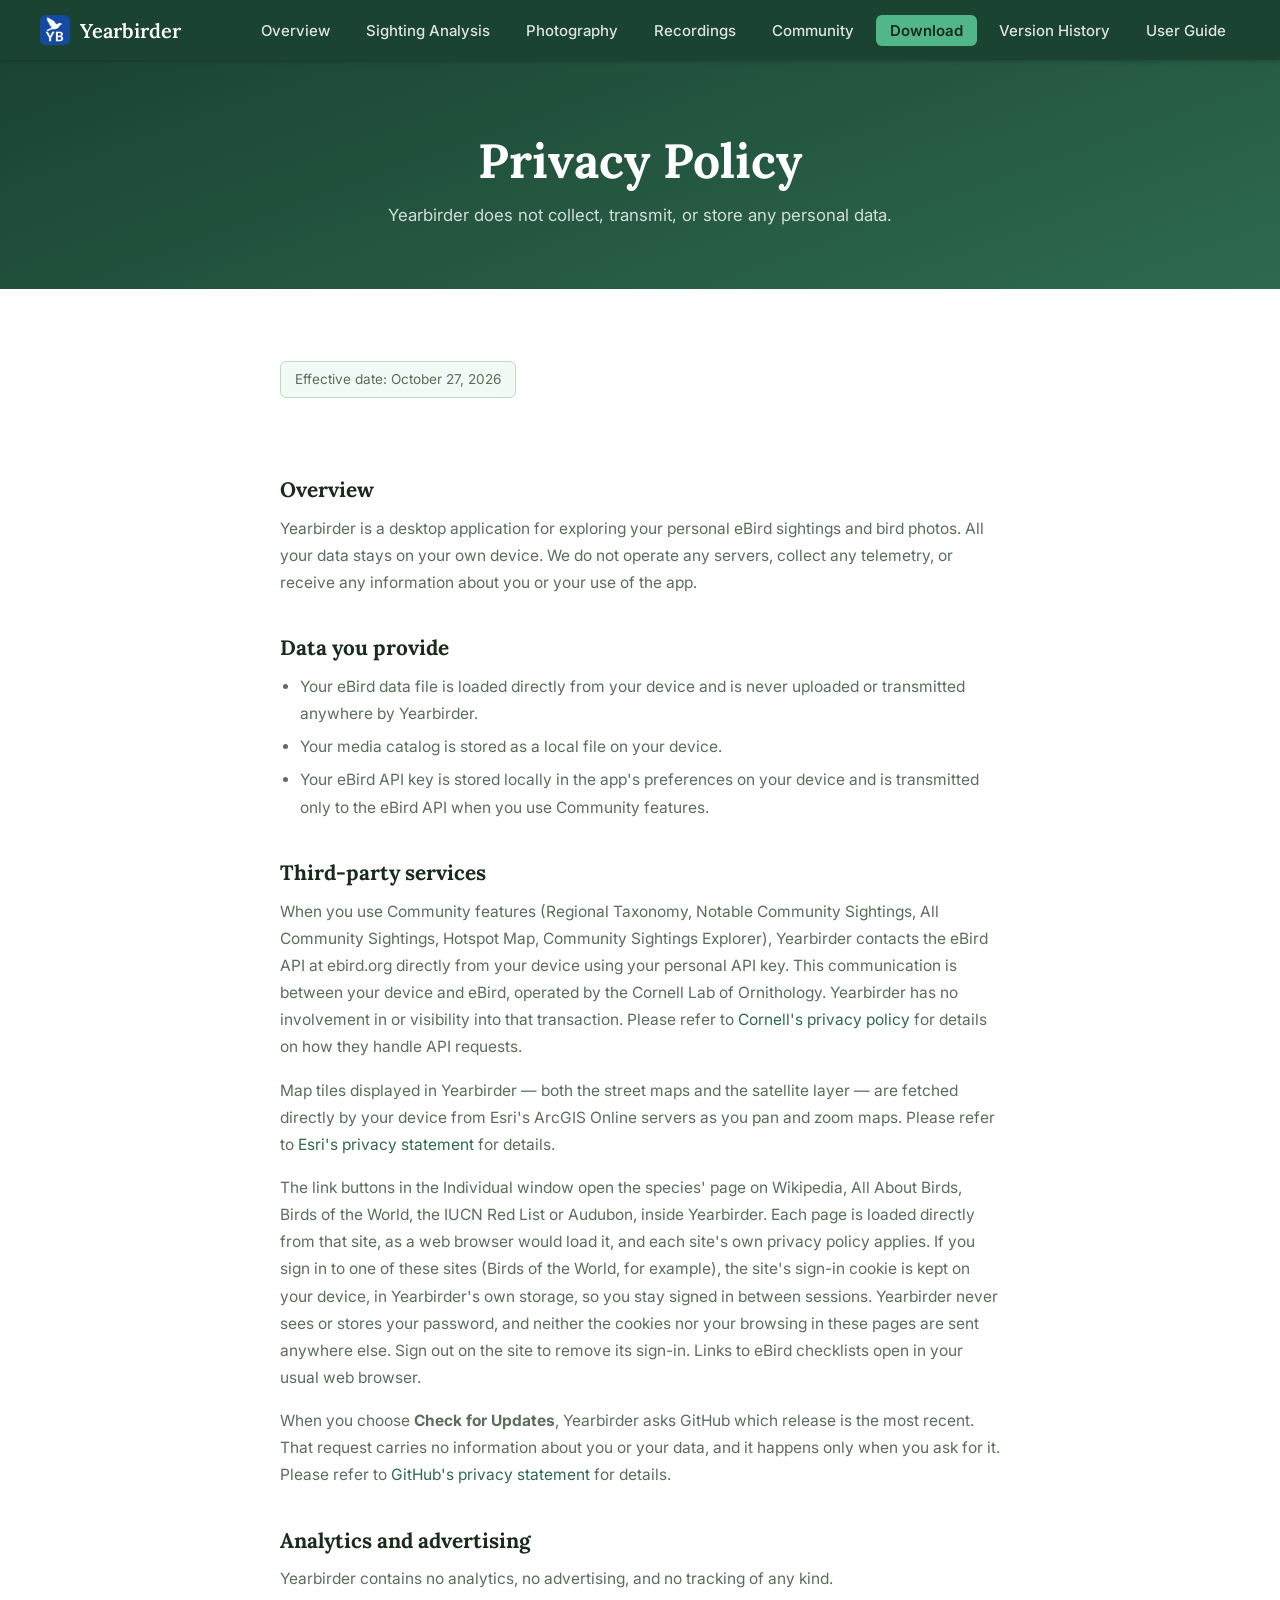
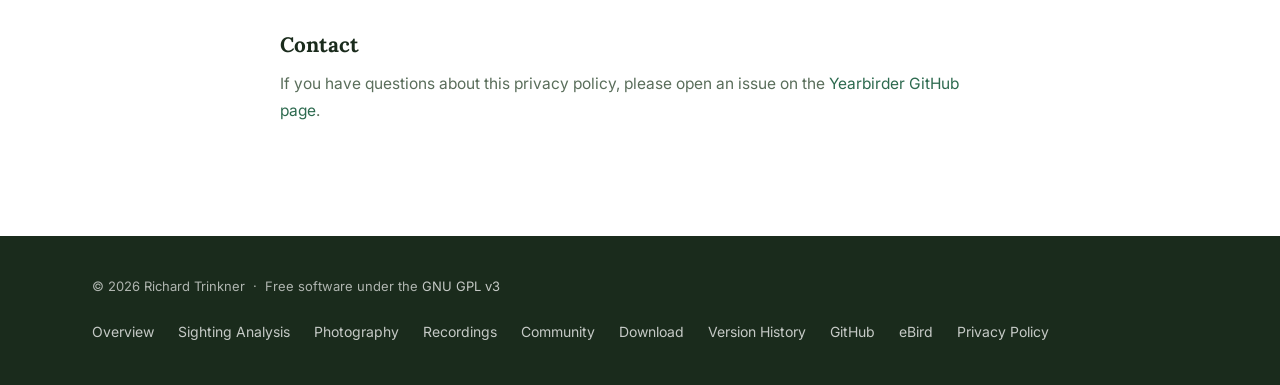
<file: web/privacy.html>
<!DOCTYPE html>
<html lang="en">
<head>
  <meta charset="UTF-8">
  <meta name="viewport" content="width=device-width, initial-scale=1.0">
  <title>Privacy Policy — Yearbirder</title>
  <meta name="description" content="Yearbirder privacy policy. Yearbirder does not collect, transmit, or store any personal data.">
  <link rel="icon" type="image/x-icon" href="images/favicon.ico">
  <link rel="icon" type="image/png" sizes="32x32" href="images/favicon-32x32.png">
  <link rel="apple-touch-icon" sizes="180x180" href="images/apple-touch-icon.png">
  <link rel="preconnect" href="https://fonts.googleapis.com">
  <link rel="preconnect" href="https://fonts.gstatic.com" crossorigin>
  <link href="https://fonts.googleapis.com/css2?family=Lora:wght@400;600;700&family=Inter:wght@400;500;600&display=swap" rel="stylesheet">
  <link rel="stylesheet" href="style.css">

  <link rel="canonical" href="https://yearbirder.org/privacy">

  <!-- Open Graph / Twitter card: what a forum, chat app or social post shows
       when someone pastes a Yearbirder link.  Titles and descriptions mirror
       the <title> and meta description above; the image is a 1200x630 crop of
       a real screenshot, generated into images/ alongside the demos. -->
  <meta property="og:type" content="website">
  <meta property="og:site_name" content="Yearbirder">
  <meta property="og:url" content="https://yearbirder.org/privacy">
  <meta property="og:title" content="Privacy Policy — Yearbirder">
  <meta property="og:description" content="Yearbirder privacy policy. Yearbirder does not collect, transmit, or store any personal data.">
  <meta property="og:image" content="https://yearbirder.org/images/og_yearbirder.jpg">
  <meta property="og:image:width" content="1200">
  <meta property="og:image:height" content="630">
  <meta property="og:image:alt" content="Yearbirder, a free desktop app for exploring your eBird sightings, photos, and recordings">
  <meta name="twitter:card" content="summary_large_image">
  <meta name="twitter:title" content="Privacy Policy — Yearbirder">
  <meta name="twitter:description" content="Yearbirder privacy policy. Yearbirder does not collect, transmit, or store any personal data.">
  <meta name="twitter:image" content="https://yearbirder.org/images/og_yearbirder.jpg">
  <style>
    .privacy-hero {
      background: linear-gradient(160deg, var(--forest) 0%, var(--grove) 100%);
      padding: 72px 0 60px;
      text-align: center;
      color: var(--white);
    }
    .privacy-hero h1 { color: var(--white); font-size: clamp(2rem, 4vw, 3rem); margin-bottom: 12px; }
    .privacy-hero p  { color: rgba(255,255,255,.8); font-size: 1.05rem; }

    .privacy-body {
      padding: 72px 0 96px;
    }

    .privacy-content {
      max-width: 720px;
      margin: 0 auto;
    }

    .privacy-content h2 {
      font-size: 1.3rem;
      color: var(--ink);
      margin: 40px 0 12px;
    }
    .privacy-content h2:first-child { margin-top: 0; }

    .privacy-content p {
      font-size: 0.97rem;
      color: var(--slate);
      line-height: 1.75;
      margin-bottom: 16px;
    }

    .privacy-content ul {
      margin: 0 0 16px 20px;
      padding: 0;
    }
    .privacy-content ul li {
      font-size: 0.97rem;
      color: var(--slate);
      line-height: 1.75;
      margin-bottom: 6px;
    }

    .privacy-effective {
      display: inline-block;
      font-size: 0.85rem;
      color: var(--slate);
      background: var(--mist);
      border: 1px solid var(--border);
      border-radius: 6px;
      padding: 6px 14px;
      margin-bottom: 40px;
    }
  </style>
</head>
<body>

<!-- ── Navigation ─────────────────────────────────────────────────── -->
<nav>
  <div class="nav-inner">
    <a href="/" class="nav-brand">
      <img src="images/opt/icon.webp" alt="Yearbirder icon" width="90" height="90">
      Yearbirder
    </a>
    <ul class="nav-links">
      <li><a href="/">Overview</a></li>
      <li><a href="/sighting-analysis">Sighting Analysis</a></li>
      <li><a href="/photography">Photography</a></li>
      <li><a href="/recordings">Recordings</a></li>
      <li><a href="/community">Community</a></li>
      <li><a href="/download" class="nav-download">Download</a></li>
      <li><a href="/history">Version History</a></li>
      <li><a href="guide/">User Guide</a></li>
    </ul>
  </div>
</nav>

<!-- ── Hero ───────────────────────────────────────────────────────── -->
<section class="privacy-hero">
  <div class="container">
    <h1>Privacy Policy</h1>
    <p>Yearbirder does not collect, transmit, or store any personal data.</p>
  </div>
</section>

<!-- ── Content ────────────────────────────────────────────────────── -->
<section class="privacy-body">
  <div class="container">
    <div class="privacy-content">

      <span class="privacy-effective">Effective date: October 27, 2026</span>

      <h2>Overview</h2>
      <p>Yearbirder is a desktop application for exploring your personal eBird sightings and bird photos. All your data stays on your own device. We do not operate any servers, collect any telemetry, or receive any information about you or your use of the app.</p>

      <h2>Data you provide</h2>
      <ul>
        <li>Your eBird data file is loaded directly from your device and is never uploaded or transmitted anywhere by Yearbirder.</li>
        <li>Your media catalog is stored as a local file on your device.</li>
        <li>Your eBird API key is stored locally in the app's preferences on your device and is transmitted only to the eBird API when you use Community features.</li>
      </ul>

      <h2>Third-party services</h2>
      <p>When you use Community features (Regional Taxonomy, Notable Community Sightings, All Community Sightings, Hotspot Map, Community Sightings Explorer), Yearbirder contacts the eBird API at ebird.org directly from your device using your personal API key. This communication is between your device and eBird, operated by the Cornell Lab of Ornithology. Yearbirder has no involvement in or visibility into that transaction. Please refer to <a href="https://privacy.cornell.edu/" target="_blank" rel="noopener">Cornell's privacy policy</a> for details on how they handle API requests.</p>
      <p>Map tiles displayed in Yearbirder — both the street maps and the satellite layer — are fetched directly by your device from Esri's ArcGIS Online servers as you pan and zoom maps. Please refer to <a href="https://www.esri.com/en-us/privacy/overview" target="_blank" rel="noopener">Esri's privacy statement</a> for details.</p>
      <p>The link buttons in the Individual window open the species' page on Wikipedia, All About Birds, Birds of the World, the IUCN Red List or Audubon, inside Yearbirder. Each page is loaded directly from that site, as a web browser would load it, and each site's own privacy policy applies. If you sign in to one of these sites (Birds of the World, for example), the site's sign-in cookie is kept on your device, in Yearbirder's own storage, so you stay signed in between sessions. Yearbirder never sees or stores your password, and neither the cookies nor your browsing in these pages are sent anywhere else. Sign out on the site to remove its sign-in. Links to eBird checklists open in your usual web browser.</p>
      <p>When you choose <strong>Check for Updates</strong>, Yearbirder asks GitHub which release is the most recent. That request carries no information about you or your data, and it happens only when you ask for it. Please refer to <a href="https://docs.github.com/en/site-policy/privacy-policies/github-general-privacy-statement" target="_blank" rel="noopener">GitHub's privacy statement</a> for details.</p>

      <h2>Analytics and advertising</h2>
      <p>Yearbirder contains no analytics, no advertising, and no tracking of any kind.</p>

      <h2>Contact</h2>
      <p>If you have questions about this privacy policy, please open an issue on the <a href="https://github.com/trinkner/yearbirder" target="_blank" rel="noopener">Yearbirder GitHub page</a>.</p>

    </div>
  </div>
</section>

<!-- ── Footer ──────────────────────────────────────────────────────── -->
<footer>
  <div class="container footer-inner">
    <p>© 2026 Richard Trinkner &nbsp;·&nbsp; Free software under the <a href="https://www.gnu.org/licenses/gpl-3.0.html" target="_blank" rel="noopener">GNU GPL v3</a></p>
    <ul class="footer-links">
      <li><a href="/">Overview</a></li>
      <li><a href="/sighting-analysis">Sighting Analysis</a></li>
      <li><a href="/photography">Photography</a></li>
      <li><a href="/recordings">Recordings</a></li>
      <li><a href="/community">Community</a></li>
      <li><a href="/download">Download</a></li>
      <li><a href="/history">Version History</a></li>
      <li><a href="https://github.com/trinkner/yearbirder" target="_blank" rel="noopener">GitHub</a></li>
      <li><a href="https://ebird.org" target="_blank" rel="noopener">eBird</a></li>
      <li><a href="/privacy">Privacy Policy</a></li>
    </ul>
  </div>
</footer>

</body>
</html>
</file>
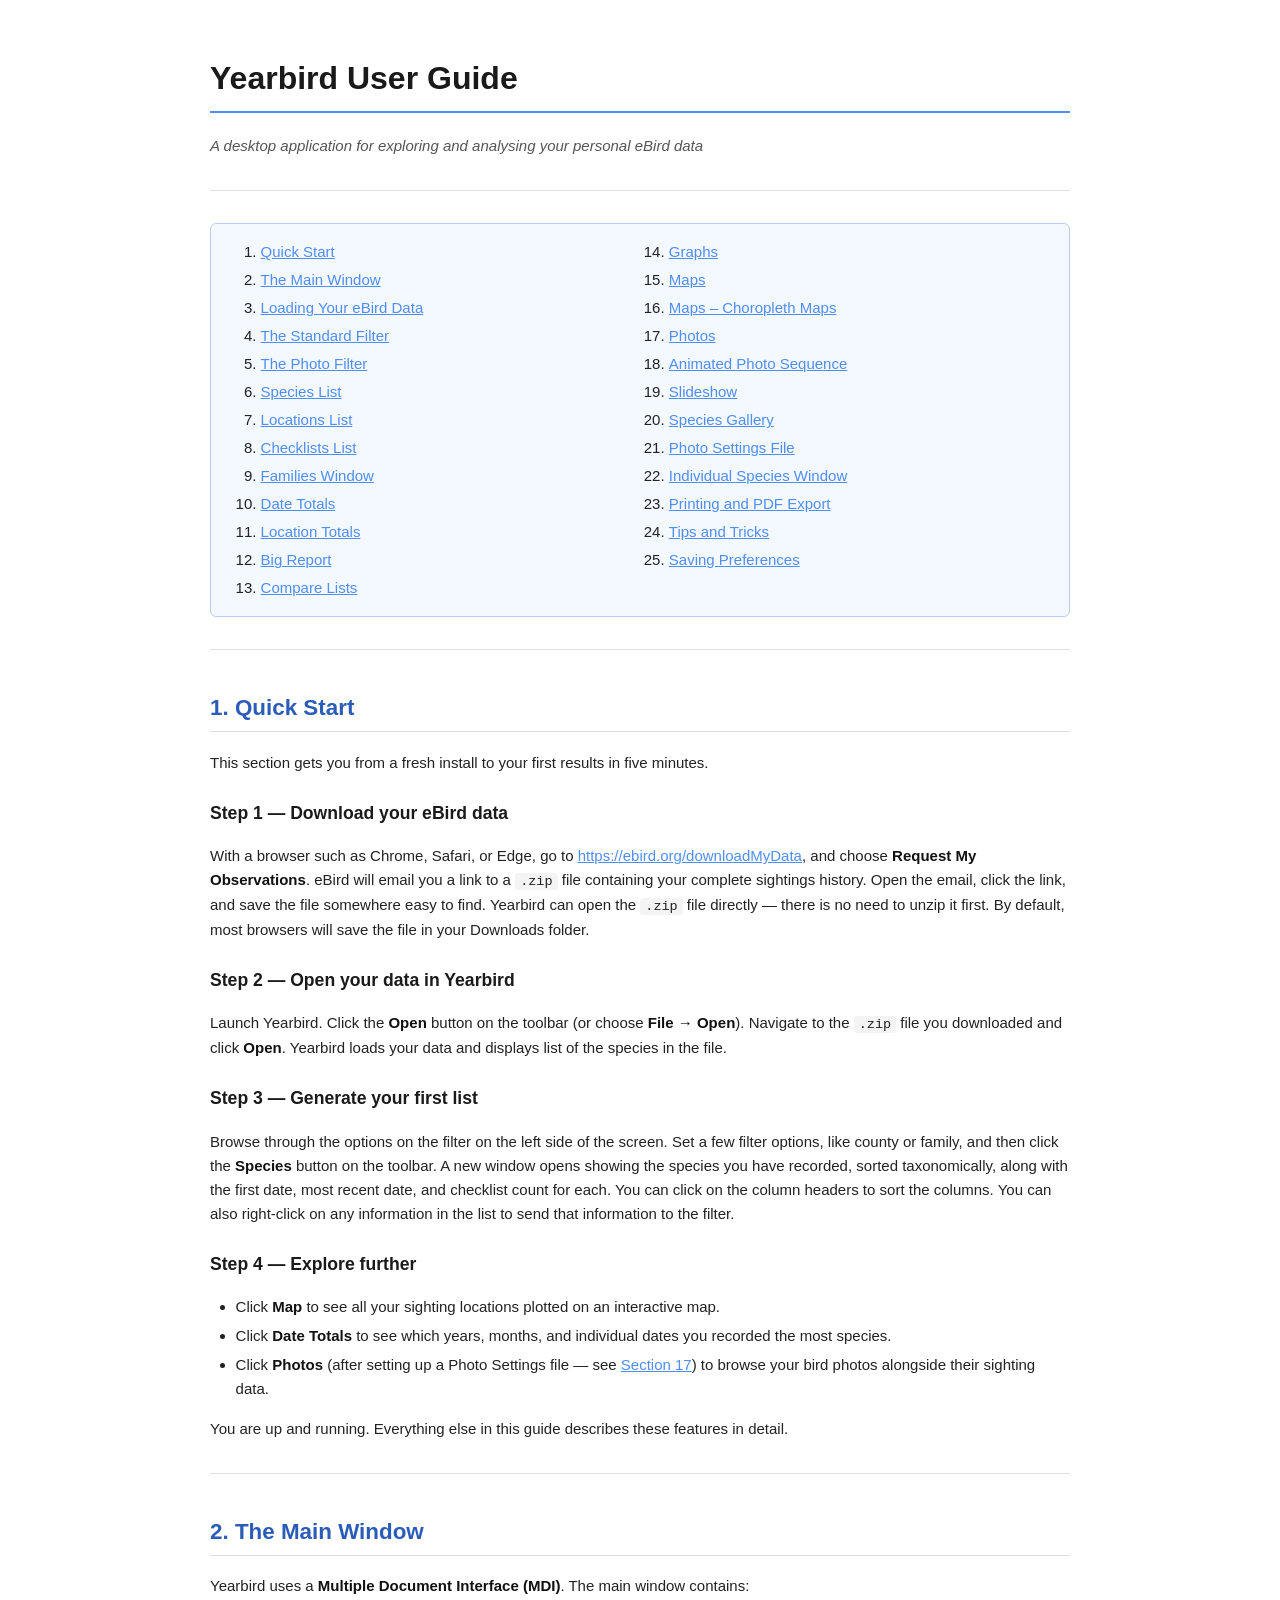
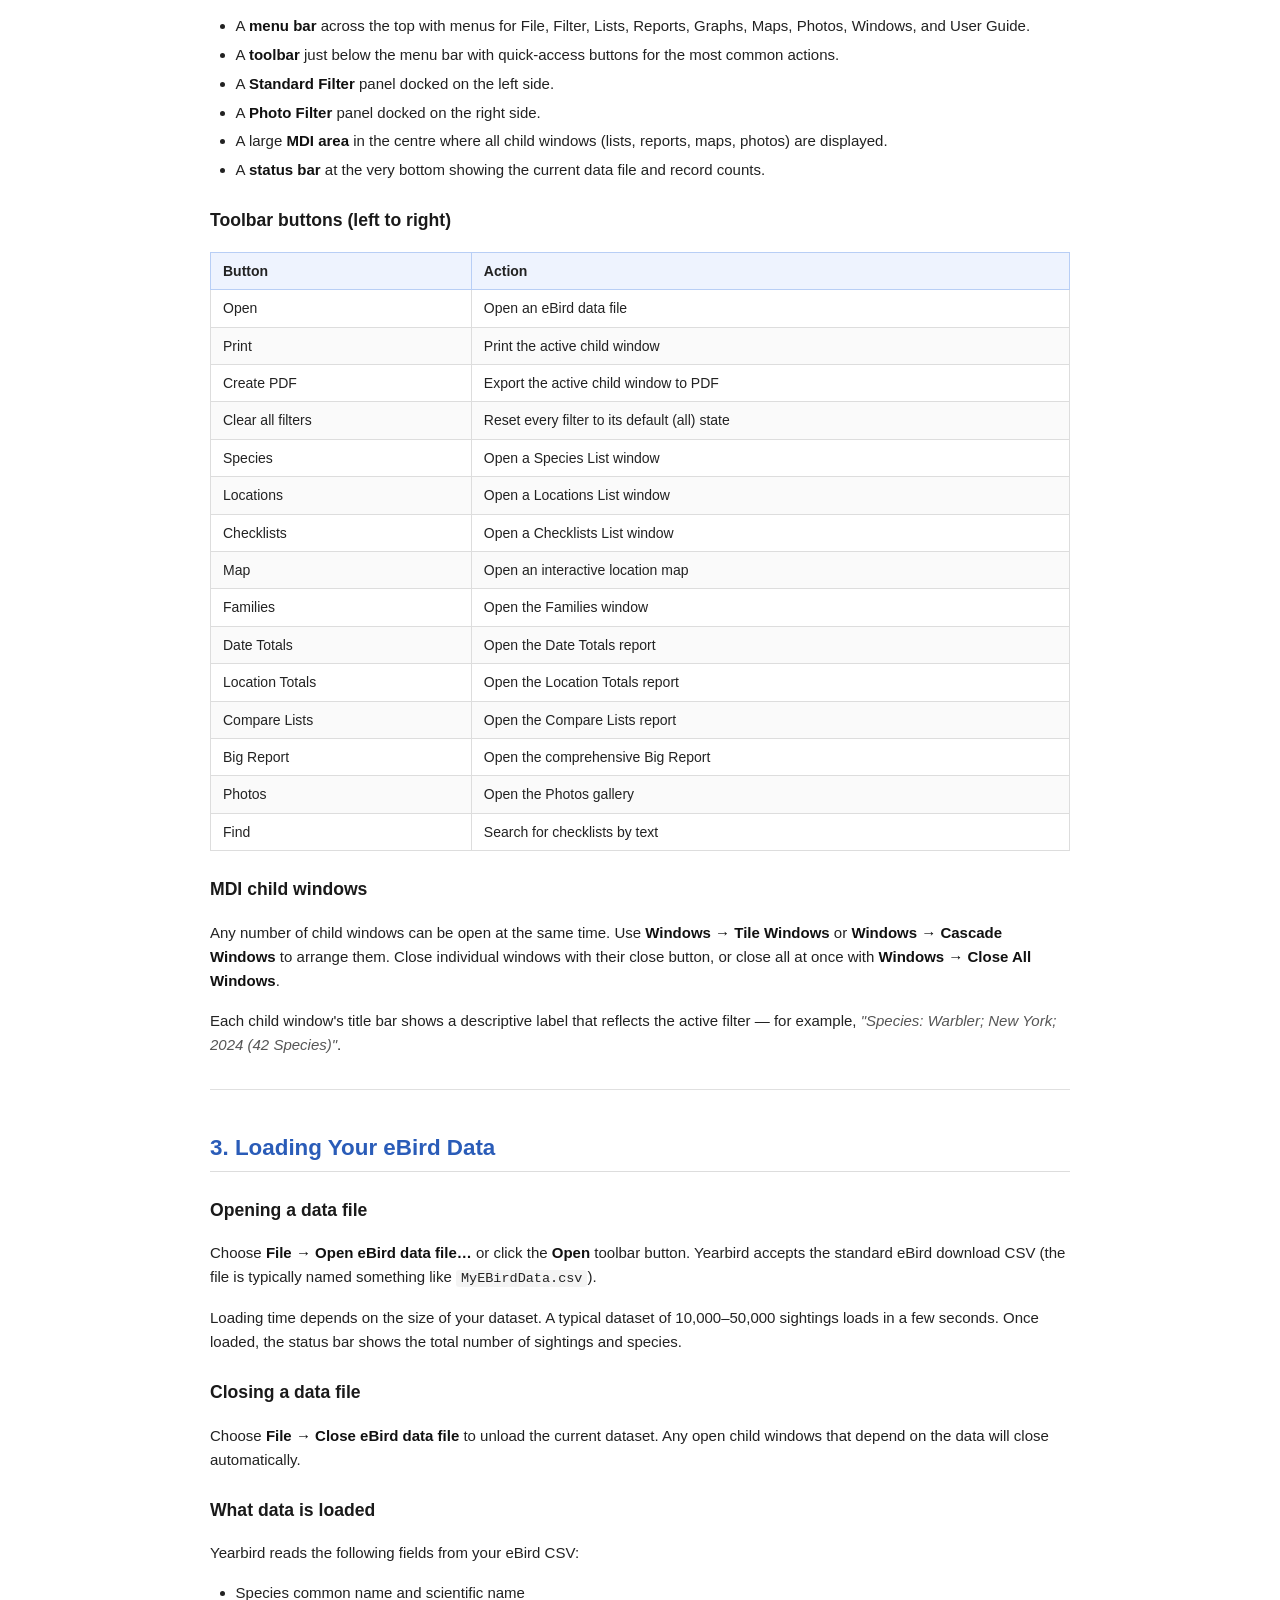
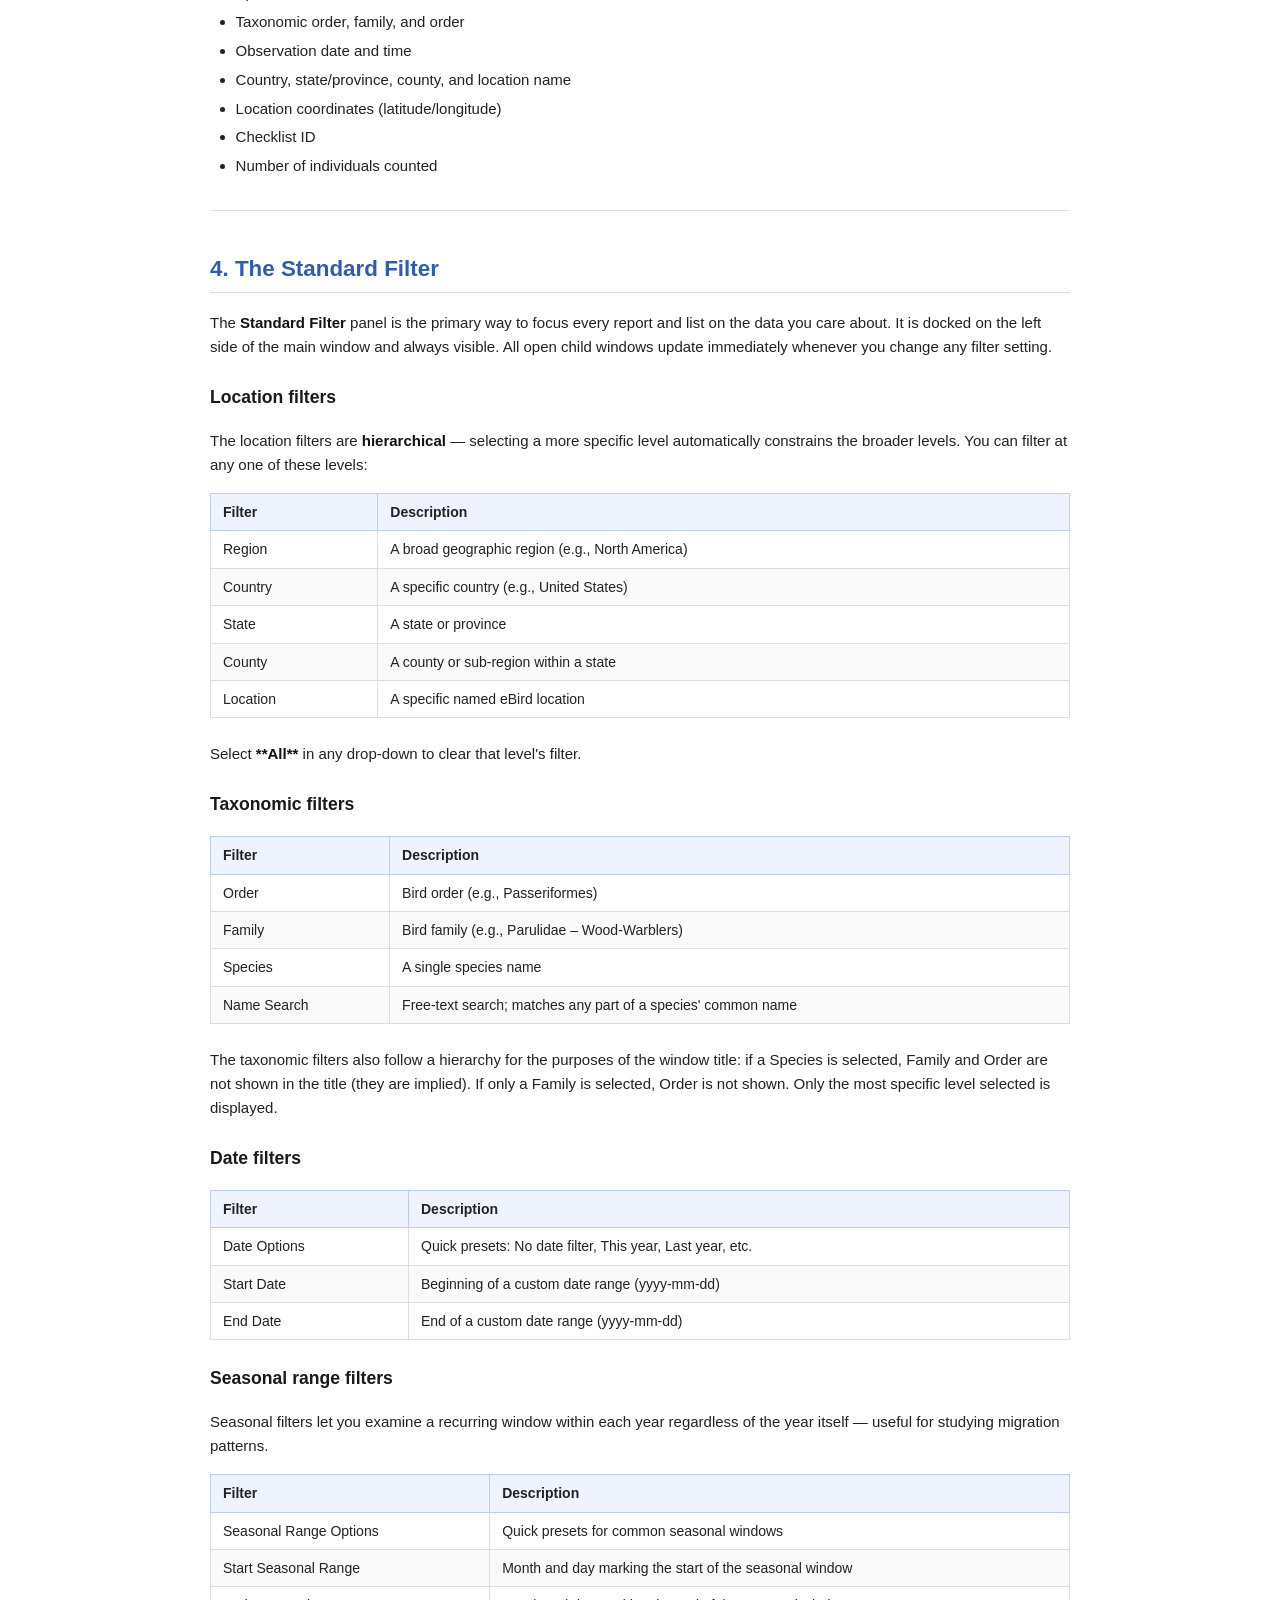
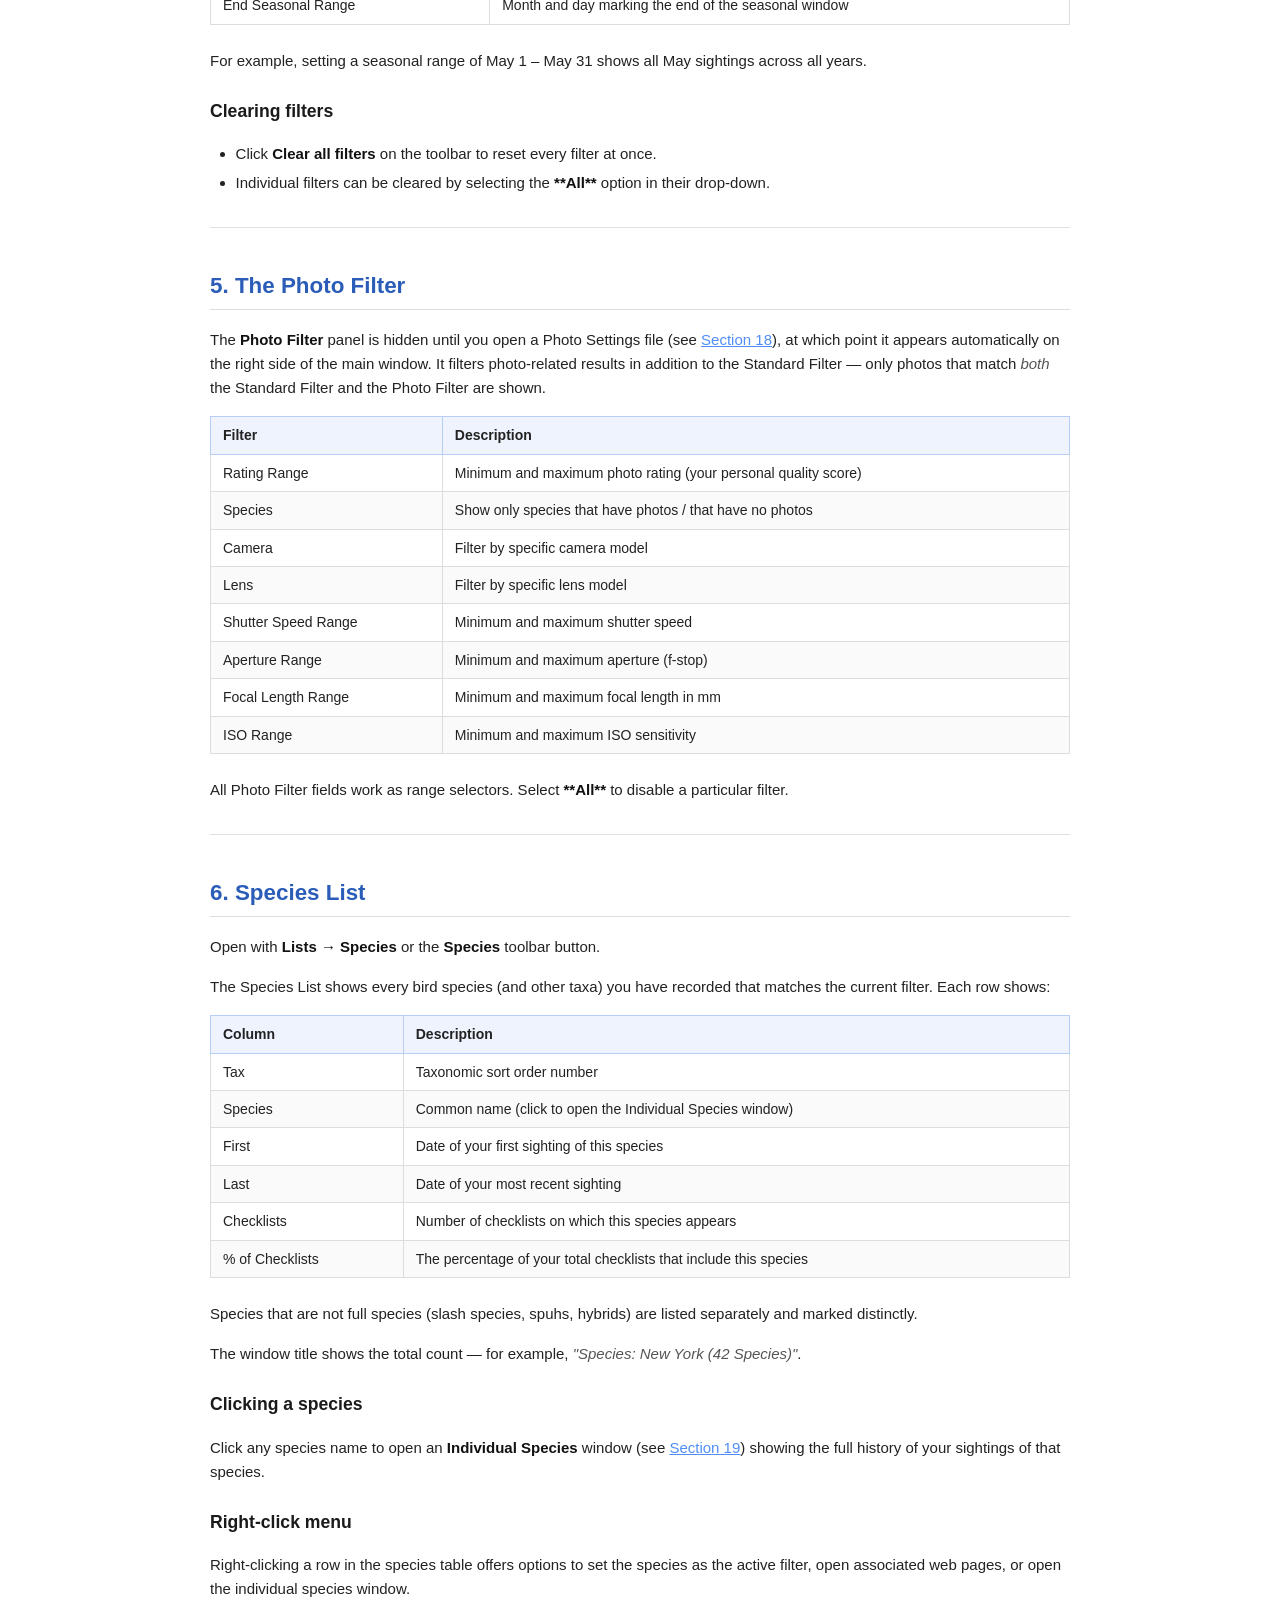
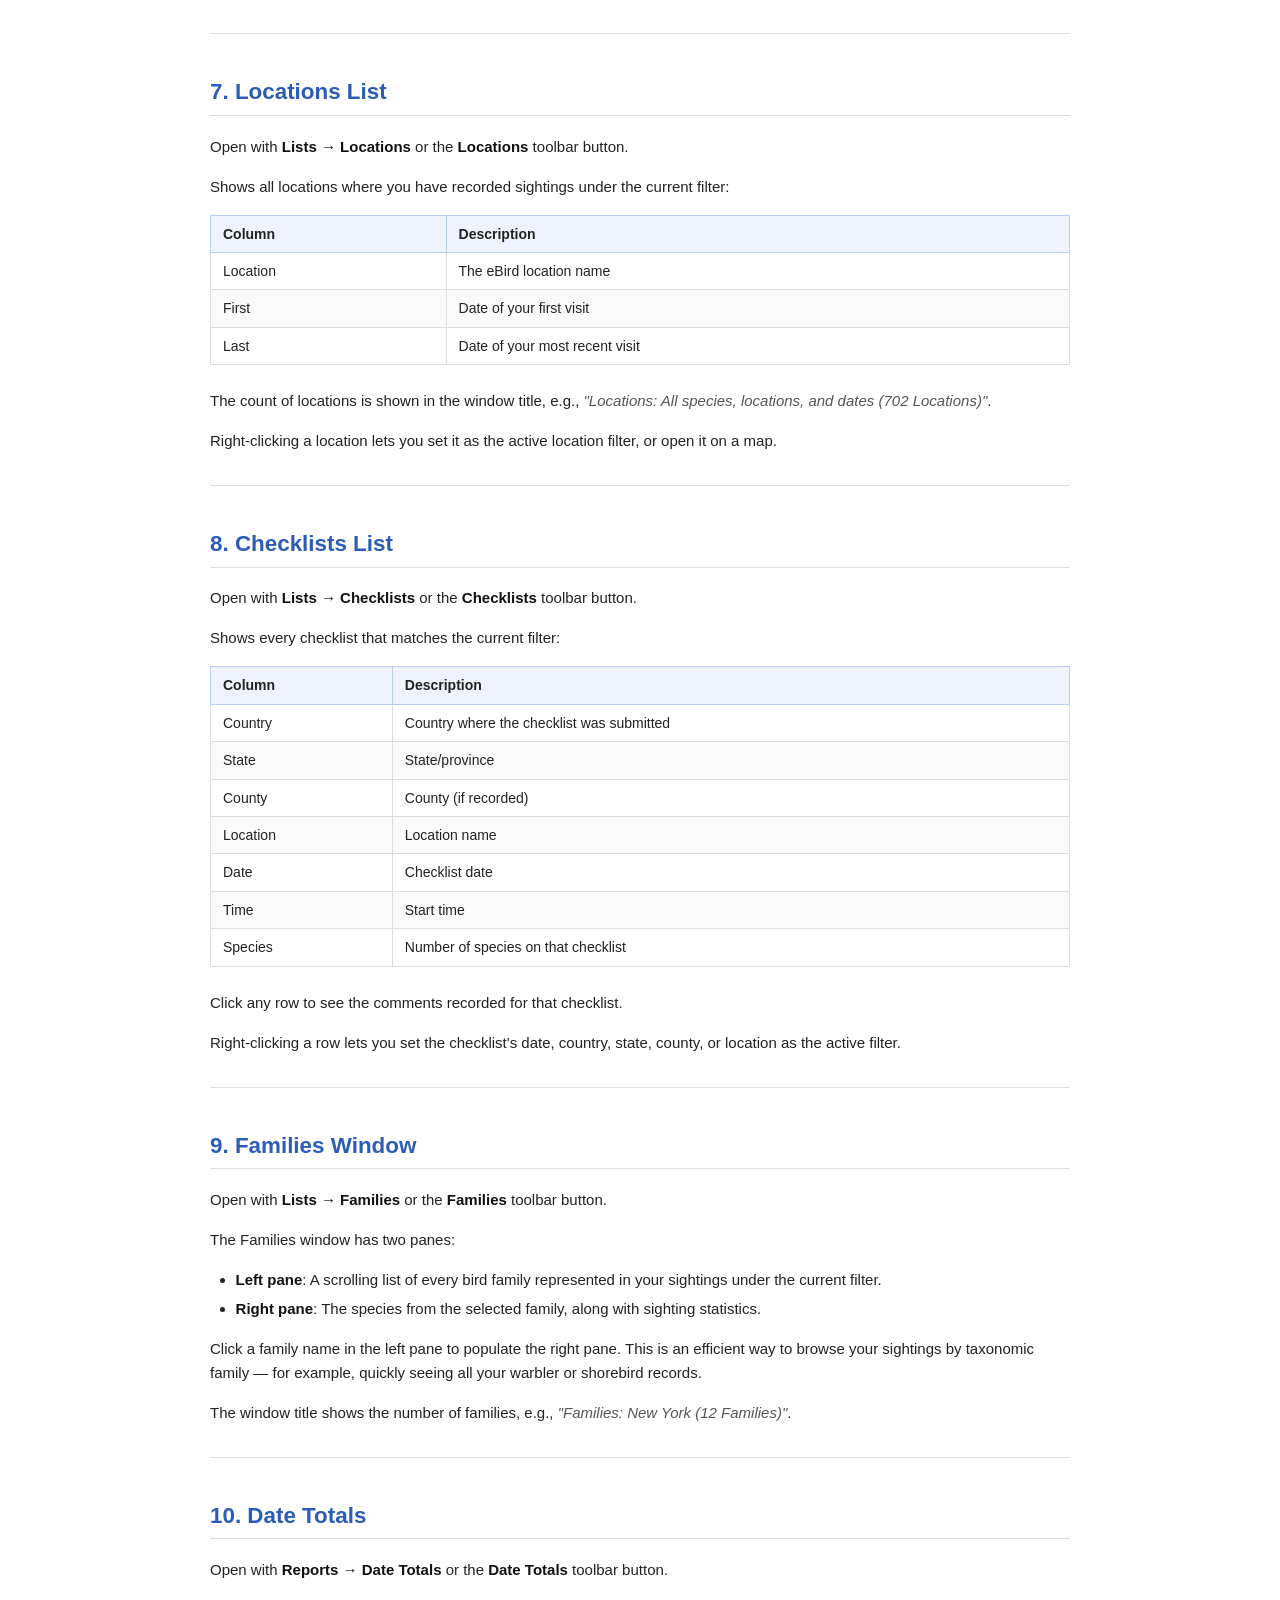
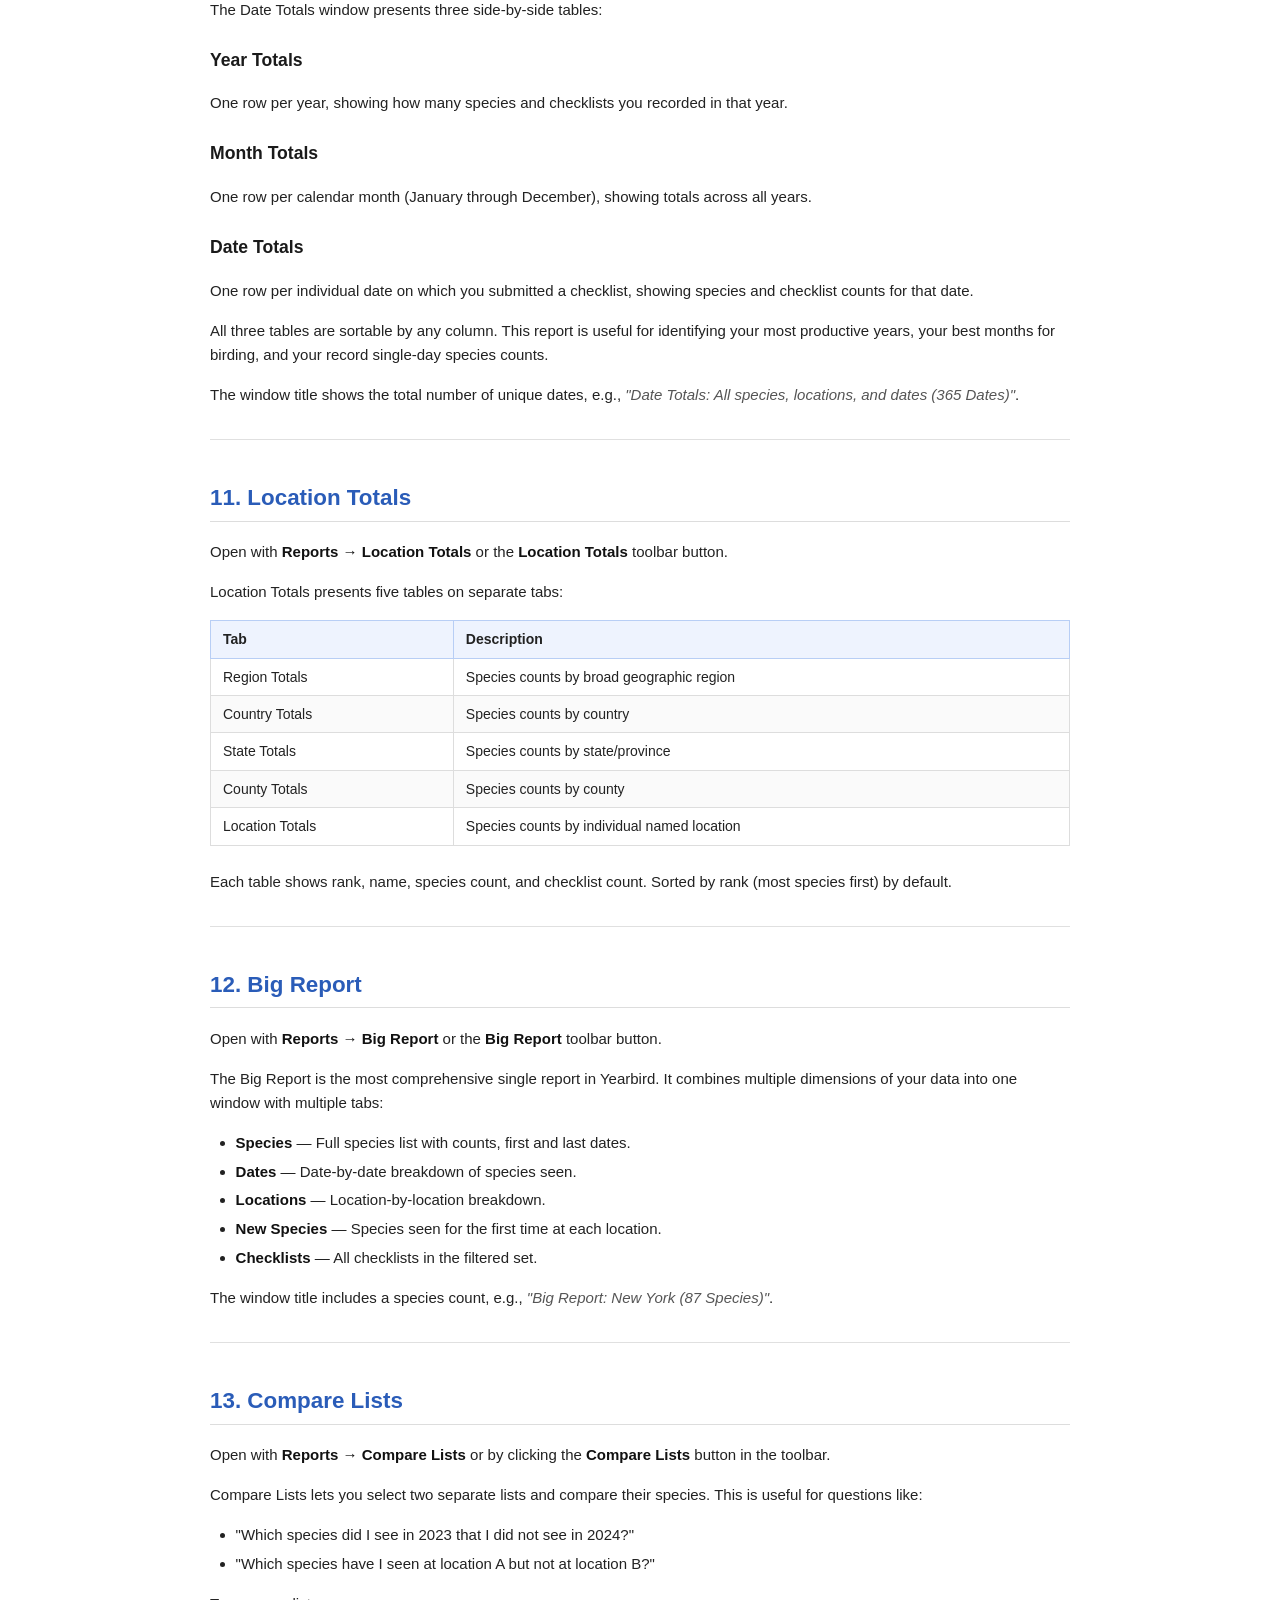
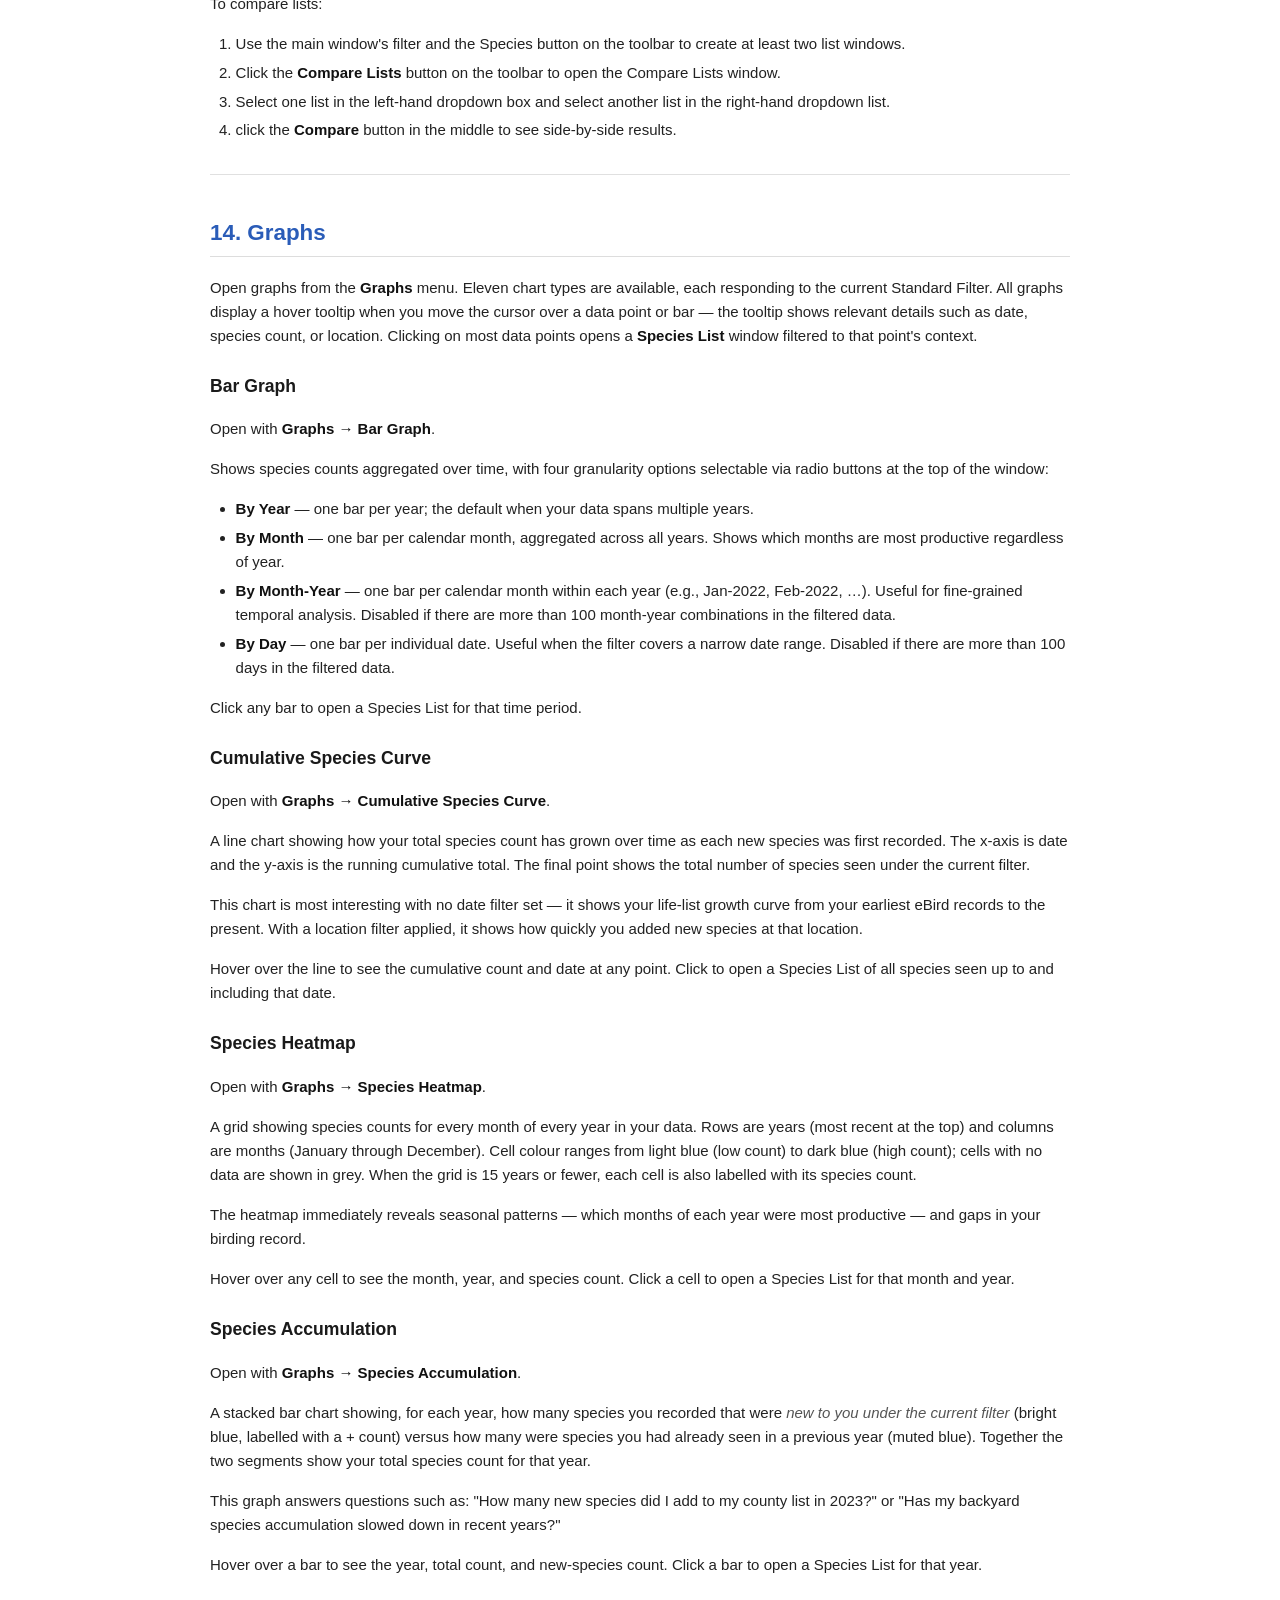
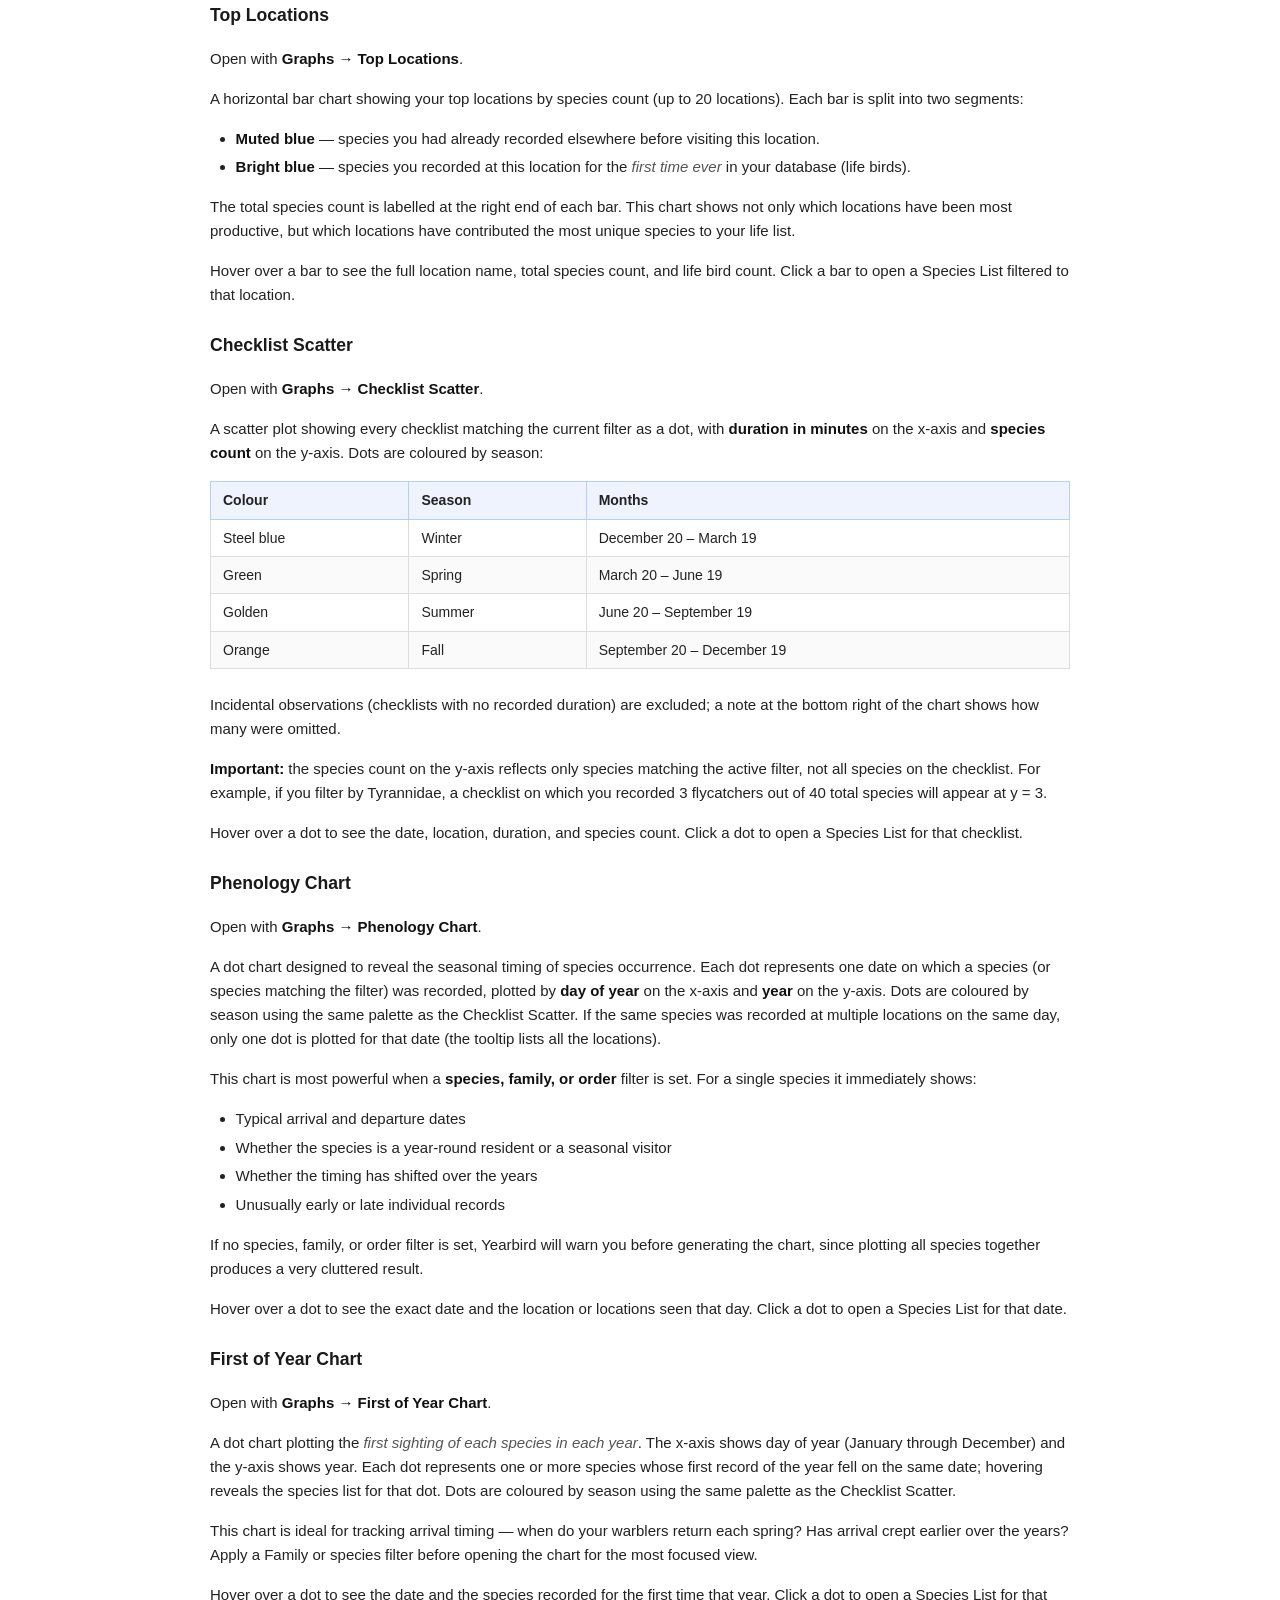
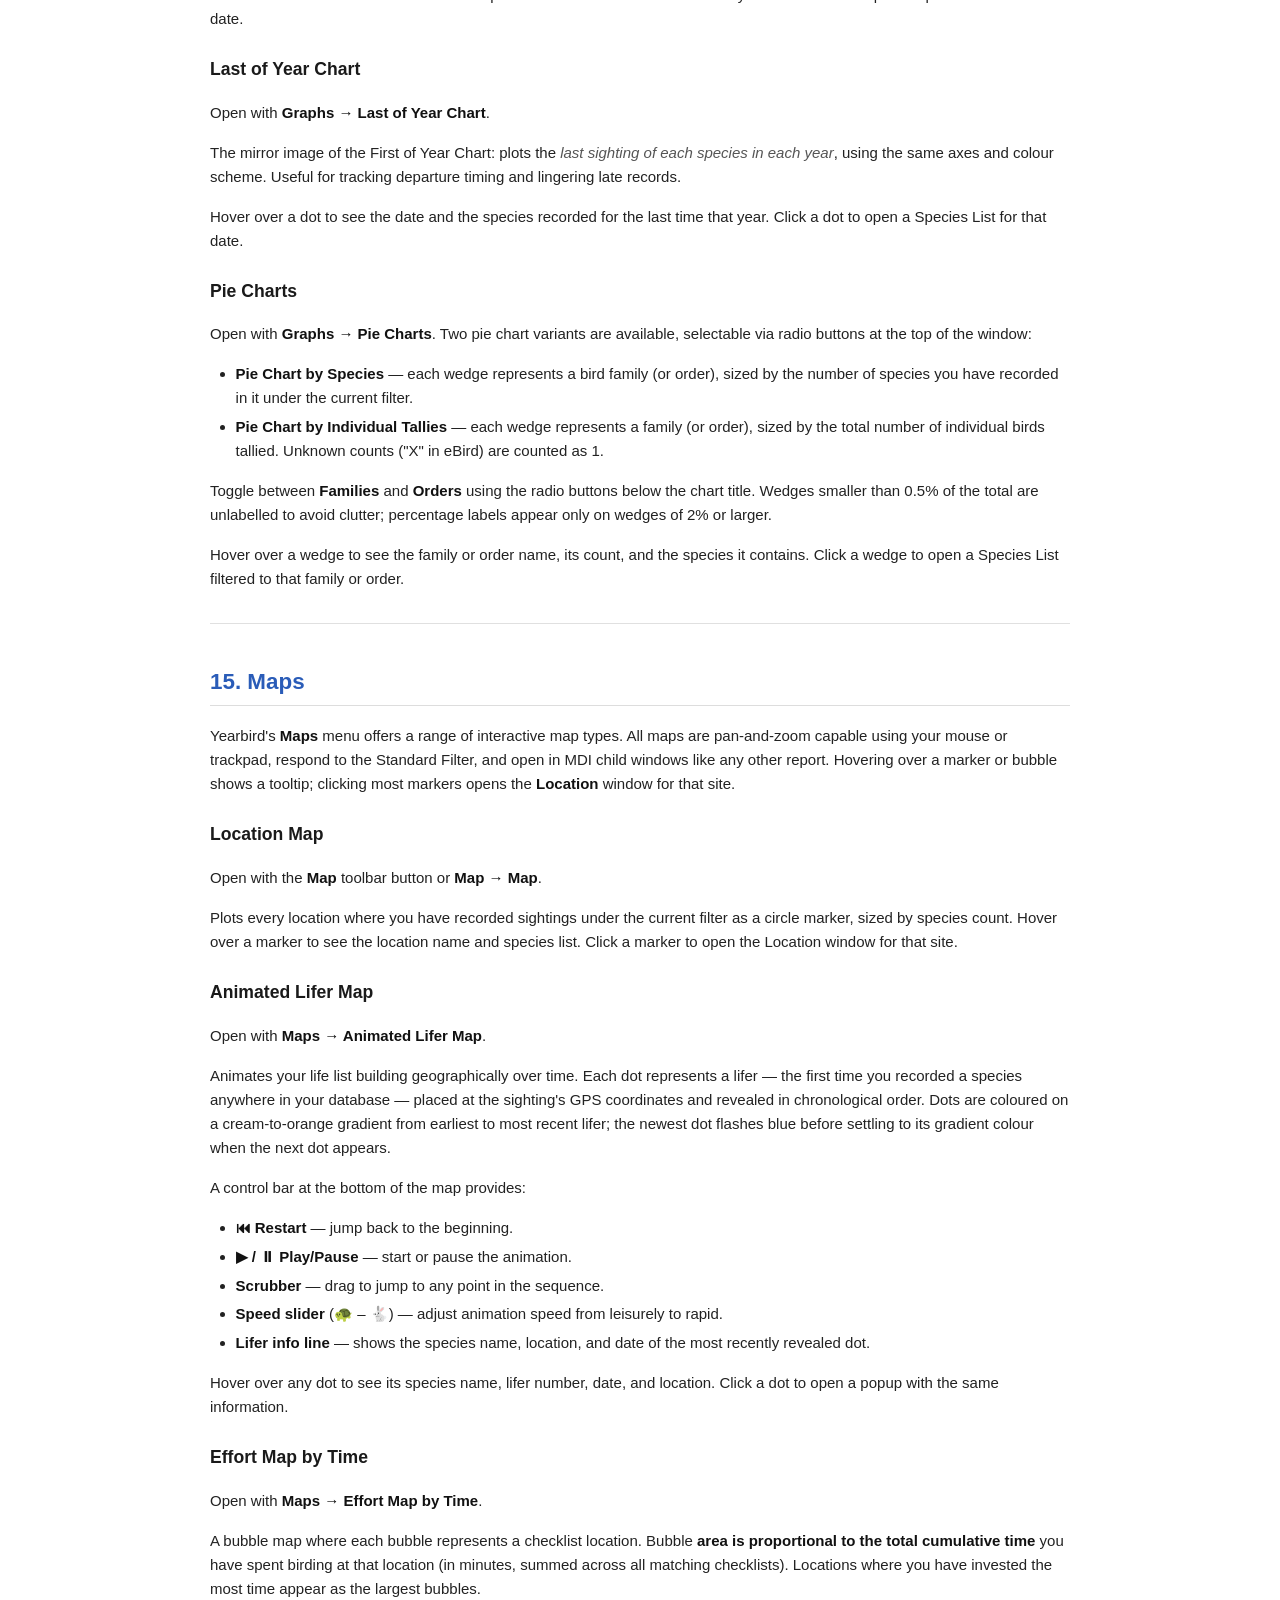
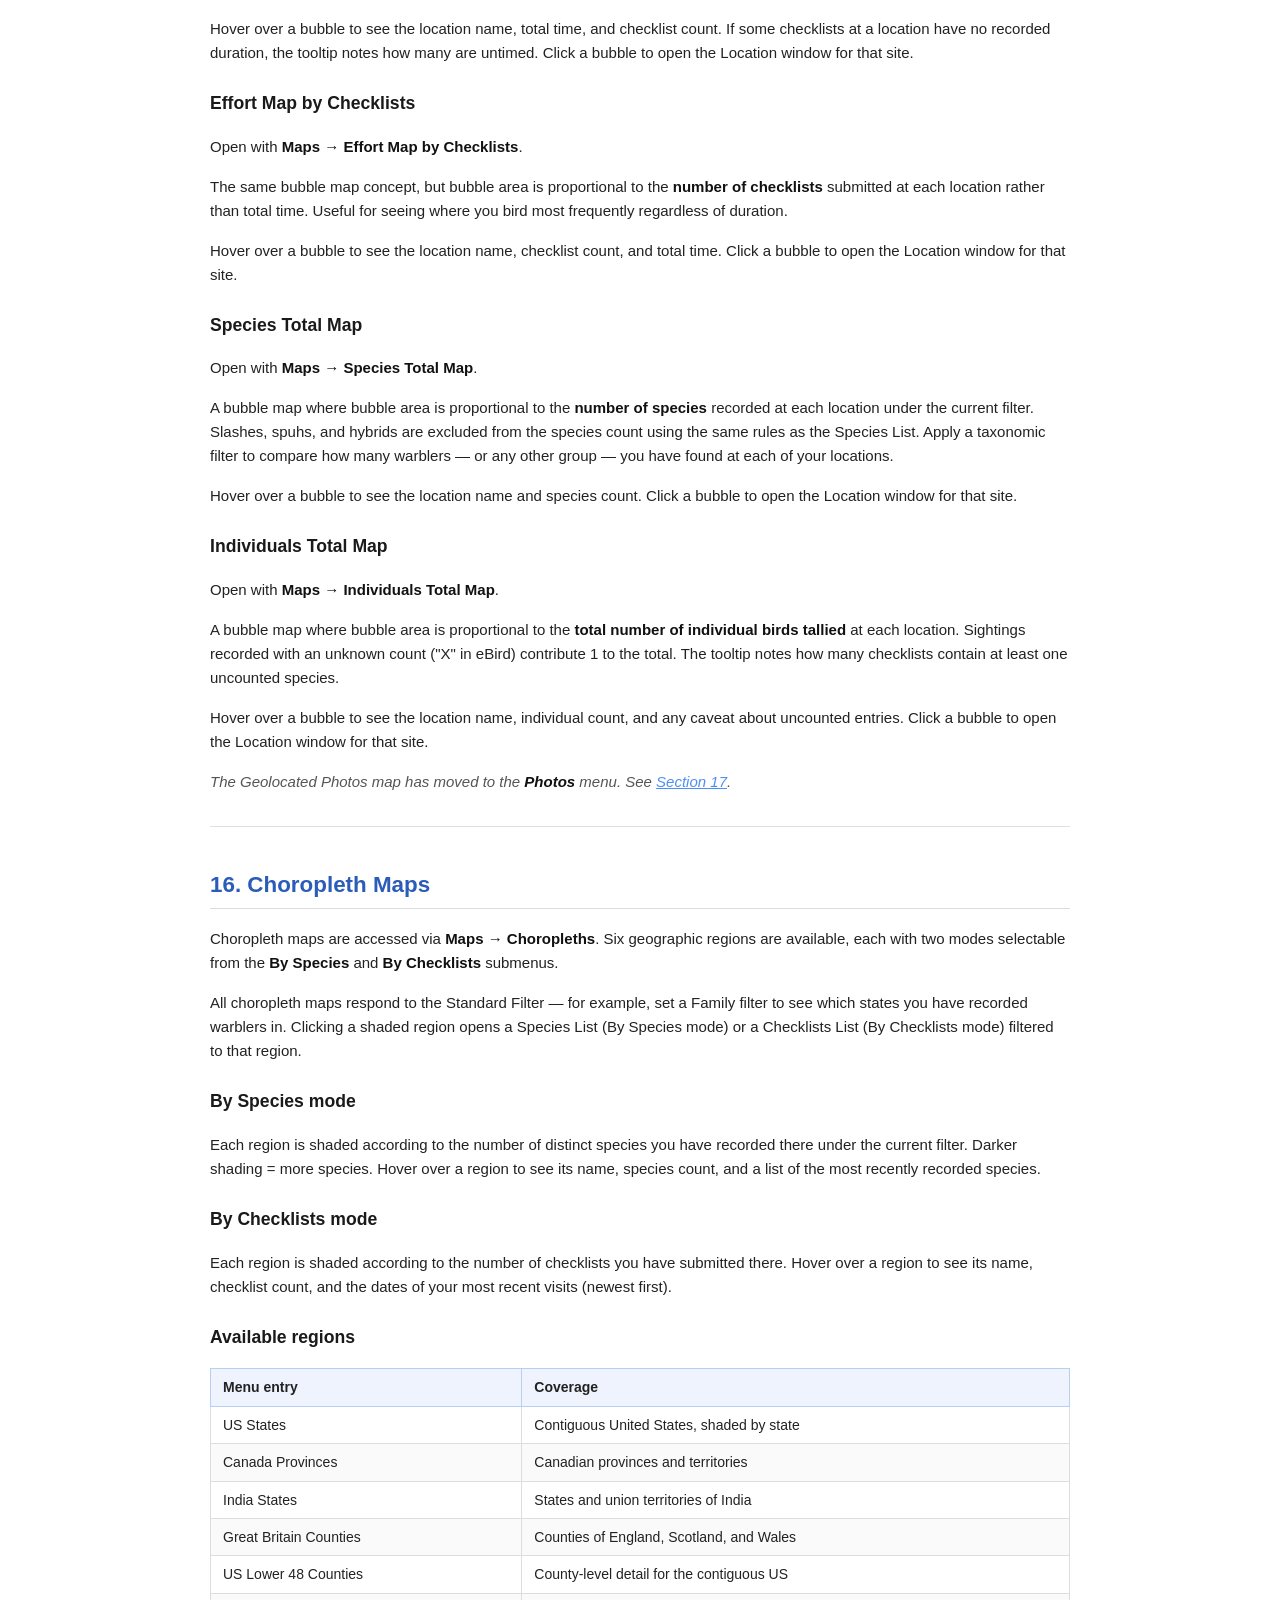
<file: src/guide/guide_Yearbird.html>
<!DOCTYPE html>
<html lang="en">
<head>
  <meta charset="UTF-8">
  <meta name="viewport" content="width=device-width, initial-scale=1.0">
  <title>Yearbird User Guide</title>
  <style>
    body {
      font-family: -apple-system, BlinkMacSystemFont, "Segoe UI", Roboto, Helvetica, Arial, sans-serif;
      font-size: 15px;
      line-height: 1.6;
      color: #222;
      max-width: 860px;
      margin: 0 auto;
      padding: 2rem 2rem 4rem;
      background: #fff;
    }
    h1 {
      font-size: 2rem;
      border-bottom: 2px solid #4f8ef7;
      padding-bottom: 0.4rem;
      color: #1a1a1a;
    }
    h2 {
      font-size: 1.4rem;
      margin-top: 2.5rem;
      border-bottom: 1px solid #ddd;
      padding-bottom: 0.3rem;
      color: #2a5cb8;
    }
    h3 {
      font-size: 1.1rem;
      margin-top: 1.5rem;
      color: #1a1a1a;
    }
    p { margin: 0.6rem 0 1rem; }
    a { color: #4f8ef7; }
    a:hover { text-decoration: none; }
    hr {
      border: none;
      border-top: 1px solid #e0e0e0;
      margin: 2rem 0;
    }
    em { color: #555; }
    table {
      border-collapse: collapse;
      width: 100%;
      margin: 1rem 0 1.5rem;
      font-size: 14px;
    }
    th {
      background: #eef3fe;
      text-align: left;
      padding: 7px 12px;
      border: 1px solid #b8cef5;
      font-weight: 600;
    }
    td {
      padding: 7px 12px;
      border: 1px solid #ddd;
      vertical-align: top;
    }
    tr:nth-child(even) td { background: #fafafa; }
    ul, ol {
      margin: 0.4rem 0 1rem;
      padding-left: 1.6rem;
    }
    li { margin-bottom: 0.3rem; }
    code {
      background: #f4f4f4;
      padding: 1px 5px;
      border-radius: 3px;
      font-size: 0.9em;
    }
    strong { color: #111; }
    .toc {
      background: #f4f8ff;
      border: 1px solid #b8cef5;
      border-radius: 6px;
      padding: 1rem 1.5rem;
      margin: 1.5rem 0;
    }
    .toc ol {
      margin: 0;
      column-count: 2;
      column-gap: 2rem;
    }
    .toc li { margin-bottom: 0.25rem; }
    .footer {
      margin-top: 3rem;
      padding-top: 1rem;
      border-top: 1px solid #ddd;
      font-size: 13px;
      color: #666;
      font-style: italic;
    }
    @media (max-width: 600px) {
      .toc ol { column-count: 1; }
      body { padding: 1rem; }
    }
  </style>
</head>
<body>

<h1>Yearbird User Guide</h1>
<p><em>A desktop application for exploring and analysing your personal eBird data</em></p>

<hr>

<div class="toc">
  <ol>
    <li><a href="#quick-start">Quick Start</a></li>
    <li><a href="#main-window">The Main Window</a></li>
    <li><a href="#loading-data">Loading Your eBird Data</a></li>
    <li><a href="#standard-filter">The Standard Filter</a></li>
    <li><a href="#photo-filter">The Photo Filter</a></li>
    <li><a href="#species-list">Species List</a></li>
    <li><a href="#locations-list">Locations List</a></li>
    <li><a href="#checklists-list">Checklists List</a></li>
    <li><a href="#families-window">Families Window</a></li>
    <li><a href="#date-totals">Date Totals</a></li>
    <li><a href="#location-totals">Location Totals</a></li>
    <li><a href="#big-report">Big Report</a></li>
    <li><a href="#compare-lists">Compare Lists</a></li>
    <li><a href="#graphs">Graphs</a></li>
    <li><a href="#maps">Maps</a></li>
    <li><a href="#choropleth-maps">Maps – Choropleth Maps</a></li>
    <li><a href="#photos">Photos</a></li>
    <li><a href="#animated-photo-sequence">Animated Photo Sequence</a></li>
    <li><a href="#slideshow">Slideshow</a></li>
    <li><a href="#species-gallery">Species Gallery</a></li>
    <li><a href="#photo-settings-file">Photo Settings File</a></li>
    <li><a href="#individual-species">Individual Species Window</a></li>
    <li><a href="#printing">Printing and PDF Export</a></li>
    <li><a href="#tips">Tips and Tricks</a></li>
    <li><a href="#preferences">Saving Preferences</a></li>
  </ol>
</div>

<hr>

<h2 id="quick-start">1. Quick Start</h2>
<p>This section gets you from a fresh install to your first results in five minutes.</p>

<h3>Step 1 — Download your eBird data</h3>
<p>With a browser such as Chrome, Safari, or Edge, go to <a href="https://ebird.org/downloadMyData">https://ebird.org/downloadMyData</a>, and choose <strong>Request My Observations</strong>. eBird will email you a link to a <code>.zip</code> file containing your complete sightings history. Open the email, click the link, and save the file somewhere easy to find. Yearbird can open the <code>.zip</code> file directly — there is no need to unzip it first. By default, most browsers will save the file in your Downloads folder.</p>

<h3>Step 2 — Open your data in Yearbird</h3>
<p>Launch Yearbird. Click the <strong>Open</strong> button on the toolbar (or choose <strong>File → Open</strong>). Navigate to the <code>.zip</code> file you downloaded and click <strong>Open</strong>. Yearbird loads your data and displays list of the species in the file.</p>

<h3>Step 3 — Generate your first list</h3>
<p>Browse through the options on the filter on the left side of the screen.  Set a few filter options, like county or family, and then click the <strong>Species</strong> button on the toolbar. A new window opens showing the species you have recorded, sorted taxonomically, along with the first date, most recent date, and checklist count for each. You can click on the column headers to sort the columns. You can also right-click on any information in the list to send that information to the filter.</p>

<h3>Step 4 — Explore further</h3>
<ul>
  <li>Click <strong>Map</strong> to see all your sighting locations plotted on an interactive map.</li>
  <li>Click <strong>Date Totals</strong> to see which years, months, and individual dates you recorded the most species.</li>
  <li>Click <strong>Photos</strong> (after setting up a Photo Settings file — see <a href="#photos">Section 17</a>) to browse your bird photos alongside their sighting data.</li>
</ul>
<p>You are up and running. Everything else in this guide describes these features in detail.</p>

<hr>

<h2 id="main-window">2. The Main Window</h2>
<p>Yearbird uses a <strong>Multiple Document Interface (MDI)</strong>. The main window contains:</p>
<ul>
  <li>A <strong>menu bar</strong> across the top with menus for File, Filter, Lists, Reports, Graphs, Maps, Photos, Windows, and User Guide.</li>
  <li>A <strong>toolbar</strong> just below the menu bar with quick-access buttons for the most common actions.</li>
  <li>A <strong>Standard Filter</strong> panel docked on the left side.</li>
  <li>A <strong>Photo Filter</strong> panel docked on the right side.</li>
  <li>A large <strong>MDI area</strong> in the centre where all child windows (lists, reports, maps, photos) are displayed.</li>
  <li>A <strong>status bar</strong> at the very bottom showing the current data file and record counts.</li>
</ul>

<h3>Toolbar buttons (left to right)</h3>
<table>
  <thead><tr><th>Button</th><th>Action</th></tr></thead>
  <tbody>
    <tr><td>Open</td><td>Open an eBird data file</td></tr>
    <tr><td>Print</td><td>Print the active child window</td></tr>
    <tr><td>Create PDF</td><td>Export the active child window to PDF</td></tr>
    <tr><td>Clear all filters</td><td>Reset every filter to its default (all) state</td></tr>
    <tr><td>Species</td><td>Open a Species List window</td></tr>
    <tr><td>Locations</td><td>Open a Locations List window</td></tr>
    <tr><td>Checklists</td><td>Open a Checklists List window</td></tr>
    <tr><td>Map</td><td>Open an interactive location map</td></tr>
    <tr><td>Families</td><td>Open the Families window</td></tr>
    <tr><td>Date Totals</td><td>Open the Date Totals report</td></tr>
    <tr><td>Location Totals</td><td>Open the Location Totals report</td></tr>
    <tr><td>Compare Lists</td><td>Open the Compare Lists report</td></tr>
    <tr><td>Big Report</td><td>Open the comprehensive Big Report</td></tr>
    <tr><td>Photos</td><td>Open the Photos gallery</td></tr>
    <tr><td>Find</td><td>Search for checklists by text</td></tr>
  </tbody>
</table>

<h3>MDI child windows</h3>
<p>Any number of child windows can be open at the same time. Use <strong>Windows → Tile Windows</strong> or <strong>Windows → Cascade Windows</strong> to arrange them. Close individual windows with their close button, or close all at once with <strong>Windows → Close All Windows</strong>.</p>
<p>Each child window's title bar shows a descriptive label that reflects the active filter — for example, <em>"Species: Warbler; New York; 2024 (42 Species)"</em>.</p>

<hr>

<h2 id="loading-data">3. Loading Your eBird Data</h2>

<h3>Opening a data file</h3>
<p>Choose <strong>File → Open eBird data file…</strong> or click the <strong>Open</strong> toolbar button. Yearbird accepts the standard eBird download CSV (the file is typically named something like <code>MyEBirdData.csv</code>).</p>
<p>Loading time depends on the size of your dataset. A typical dataset of 10,000–50,000 sightings loads in a few seconds. Once loaded, the status bar shows the total number of sightings and species.</p>

<h3>Closing a data file</h3>
<p>Choose <strong>File → Close eBird data file</strong> to unload the current dataset. Any open child windows that depend on the data will close automatically.</p>

<h3>What data is loaded</h3>
<p>Yearbird reads the following fields from your eBird CSV:</p>
<ul>
  <li>Species common name and scientific name</li>
  <li>Taxonomic order, family, and order</li>
  <li>Observation date and time</li>
  <li>Country, state/province, county, and location name</li>
  <li>Location coordinates (latitude/longitude)</li>
  <li>Checklist ID</li>
  <li>Number of individuals counted</li>
</ul>

<hr>

<h2 id="standard-filter">4. The Standard Filter</h2>
<p>The <strong>Standard Filter</strong> panel is the primary way to focus every report and list on the data you care about. It is docked on the left side of the main window and always visible. All open child windows update immediately whenever you change any filter setting.</p>

<h3>Location filters</h3>
<p>The location filters are <strong>hierarchical</strong> — selecting a more specific level automatically constrains the broader levels. You can filter at any one of these levels:</p>
<table>
  <thead><tr><th>Filter</th><th>Description</th></tr></thead>
  <tbody>
    <tr><td>Region</td><td>A broad geographic region (e.g., North America)</td></tr>
    <tr><td>Country</td><td>A specific country (e.g., United States)</td></tr>
    <tr><td>State</td><td>A state or province</td></tr>
    <tr><td>County</td><td>A county or sub-region within a state</td></tr>
    <tr><td>Location</td><td>A specific named eBird location</td></tr>
  </tbody>
</table>
<p>Select <strong>**All**</strong> in any drop-down to clear that level's filter.</p>

<h3>Taxonomic filters</h3>
<table>
  <thead><tr><th>Filter</th><th>Description</th></tr></thead>
  <tbody>
    <tr><td>Order</td><td>Bird order (e.g., Passeriformes)</td></tr>
    <tr><td>Family</td><td>Bird family (e.g., Parulidae – Wood-Warblers)</td></tr>
    <tr><td>Species</td><td>A single species name</td></tr>
    <tr><td>Name Search</td><td>Free-text search; matches any part of a species' common name</td></tr>
  </tbody>
</table>
<p>The taxonomic filters also follow a hierarchy for the purposes of the window title: if a Species is selected, Family and Order are not shown in the title (they are implied). If only a Family is selected, Order is not shown. Only the most specific level selected is displayed.</p>

<h3>Date filters</h3>
<table>
  <thead><tr><th>Filter</th><th>Description</th></tr></thead>
  <tbody>
    <tr><td>Date Options</td><td>Quick presets: No date filter, This year, Last year, etc.</td></tr>
    <tr><td>Start Date</td><td>Beginning of a custom date range (yyyy-mm-dd)</td></tr>
    <tr><td>End Date</td><td>End of a custom date range (yyyy-mm-dd)</td></tr>
  </tbody>
</table>

<h3>Seasonal range filters</h3>
<p>Seasonal filters let you examine a recurring window within each year regardless of the year itself — useful for studying migration patterns.</p>
<table>
  <thead><tr><th>Filter</th><th>Description</th></tr></thead>
  <tbody>
    <tr><td>Seasonal Range Options</td><td>Quick presets for common seasonal windows</td></tr>
    <tr><td>Start Seasonal Range</td><td>Month and day marking the start of the seasonal window</td></tr>
    <tr><td>End Seasonal Range</td><td>Month and day marking the end of the seasonal window</td></tr>
  </tbody>
</table>
<p>For example, setting a seasonal range of May 1 – May 31 shows all May sightings across all years.</p>

<h3>Clearing filters</h3>
<ul>
  <li>Click <strong>Clear all filters</strong> on the toolbar to reset every filter at once.</li>
  <li>Individual filters can be cleared by selecting the <strong>**All**</strong> option in their drop-down.</li>
</ul>

<hr>

<h2 id="photo-filter">5. The Photo Filter</h2>
<p>The <strong>Photo Filter</strong> panel is hidden until you open a Photo Settings file (see <a href="#photo-settings-file">Section 18</a>), at which point it appears automatically on the right side of the main window. It filters photo-related results in addition to the Standard Filter — only photos that match <em>both</em> the Standard Filter and the Photo Filter are shown.</p>
<table>
  <thead><tr><th>Filter</th><th>Description</th></tr></thead>
  <tbody>
    <tr><td>Rating Range</td><td>Minimum and maximum photo rating (your personal quality score)</td></tr>
    <tr><td>Species</td><td>Show only species that have photos / that have no photos</td></tr>
    <tr><td>Camera</td><td>Filter by specific camera model</td></tr>
    <tr><td>Lens</td><td>Filter by specific lens model</td></tr>
    <tr><td>Shutter Speed Range</td><td>Minimum and maximum shutter speed</td></tr>
    <tr><td>Aperture Range</td><td>Minimum and maximum aperture (f-stop)</td></tr>
    <tr><td>Focal Length Range</td><td>Minimum and maximum focal length in mm</td></tr>
    <tr><td>ISO Range</td><td>Minimum and maximum ISO sensitivity</td></tr>
  </tbody>
</table>
<p>All Photo Filter fields work as range selectors. Select <strong>**All**</strong> to disable a particular filter.</p>

<hr>

<h2 id="species-list">6. Species List</h2>
<p>Open with <strong>Lists → Species</strong> or the <strong>Species</strong> toolbar button.</p>
<p>The Species List shows every bird species (and other taxa) you have recorded that matches the current filter. Each row shows:</p>
<table>
  <thead><tr><th>Column</th><th>Description</th></tr></thead>
  <tbody>
    <tr><td>Tax</td><td>Taxonomic sort order number</td></tr>
    <tr><td>Species</td><td>Common name (click to open the Individual Species window)</td></tr>
    <tr><td>First</td><td>Date of your first sighting of this species</td></tr>
    <tr><td>Last</td><td>Date of your most recent sighting</td></tr>
    <tr><td>Checklists</td><td>Number of checklists on which this species appears</td></tr>
    <tr><td>% of Checklists</td><td>The percentage of your total checklists that include this species</td></tr>
  </tbody>
</table>
<p>Species that are not full species (slash species, spuhs, hybrids) are listed separately and marked distinctly.</p>
<p>The window title shows the total count — for example, <em>"Species: New York (42 Species)"</em>.</p>

<h3>Clicking a species</h3>
<p>Click any species name to open an <strong>Individual Species</strong> window (see <a href="#individual-species">Section 19</a>) showing the full history of your sightings of that species.</p>

<h3>Right-click menu</h3>
<p>Right-clicking a row in the species table offers options to set the species as the active filter, open associated web pages, or open the individual species window.</p>

<hr>

<h2 id="locations-list">7. Locations List</h2>
<p>Open with <strong>Lists → Locations</strong> or the <strong>Locations</strong> toolbar button.</p>
<p>Shows all locations where you have recorded sightings under the current filter:</p>
<table>
  <thead><tr><th>Column</th><th>Description</th></tr></thead>
  <tbody>
    <tr><td>Location</td><td>The eBird location name</td></tr>
    <tr><td>First</td><td>Date of your first visit</td></tr>
    <tr><td>Last</td><td>Date of your most recent visit</td></tr>
  </tbody>
</table>
<p>The count of locations is shown in the window title, e.g., <em>"Locations: All species, locations, and dates (702 Locations)"</em>.</p>
<p>Right-clicking a location lets you set it as the active location filter, or open it on a map.</p>

<hr>

<h2 id="checklists-list">8. Checklists List</h2>
<p>Open with <strong>Lists → Checklists</strong> or the <strong>Checklists</strong> toolbar button.</p>
<p>Shows every checklist that matches the current filter:</p>
<table>
  <thead><tr><th>Column</th><th>Description</th></tr></thead>
  <tbody>
    <tr><td>Country</td><td>Country where the checklist was submitted</td></tr>
    <tr><td>State</td><td>State/province</td></tr>
    <tr><td>County</td><td>County (if recorded)</td></tr>
    <tr><td>Location</td><td>Location name</td></tr>
    <tr><td>Date</td><td>Checklist date</td></tr>
    <tr><td>Time</td><td>Start time</td></tr>
    <tr><td>Species</td><td>Number of species on that checklist</td></tr>
  </tbody>
</table>
<p>Click any row to see the comments recorded for that checklist.</p>
<p>Right-clicking a row lets you set the checklist's date, country, state, county, or location as the active filter.</p>

<hr>

<h2 id="families-window">9. Families Window</h2>
<p>Open with <strong>Lists → Families</strong> or the <strong>Families</strong> toolbar button.</p>
<p>The Families window has two panes:</p>
<ul>
  <li><strong>Left pane</strong>: A scrolling list of every bird family represented in your sightings under the current filter.</li>
  <li><strong>Right pane</strong>: The species from the selected family, along with sighting statistics.</li>
</ul>
<p>Click a family name in the left pane to populate the right pane. This is an efficient way to browse your sightings by taxonomic family — for example, quickly seeing all your warbler or shorebird records.</p>
<p>The window title shows the number of families, e.g., <em>"Families: New York (12 Families)"</em>.</p>

<hr>

<h2 id="date-totals">10. Date Totals</h2>
<p>Open with <strong>Reports → Date Totals</strong> or the <strong>Date Totals</strong> toolbar button.</p>
<p>The Date Totals window presents three side-by-side tables:</p>

<h3>Year Totals</h3>
<p>One row per year, showing how many species and checklists you recorded in that year.</p>

<h3>Month Totals</h3>
<p>One row per calendar month (January through December), showing totals across all years.</p>

<h3>Date Totals</h3>
<p>One row per individual date on which you submitted a checklist, showing species and checklist counts for that date.</p>
<p>All three tables are sortable by any column. This report is useful for identifying your most productive years, your best months for birding, and your record single-day species counts.</p>
<p>The window title shows the total number of unique dates, e.g., <em>"Date Totals: All species, locations, and dates (365 Dates)"</em>.</p>

<hr>

<h2 id="location-totals">11. Location Totals</h2>
<p>Open with <strong>Reports → Location Totals</strong> or the <strong>Location Totals</strong> toolbar button.</p>
<p>Location Totals presents five tables on separate tabs:</p>
<table>
  <thead><tr><th>Tab</th><th>Description</th></tr></thead>
  <tbody>
    <tr><td>Region Totals</td><td>Species counts by broad geographic region</td></tr>
    <tr><td>Country Totals</td><td>Species counts by country</td></tr>
    <tr><td>State Totals</td><td>Species counts by state/province</td></tr>
    <tr><td>County Totals</td><td>Species counts by county</td></tr>
    <tr><td>Location Totals</td><td>Species counts by individual named location</td></tr>
  </tbody>
</table>
<p>Each table shows rank, name, species count, and checklist count. Sorted by rank (most species first) by default.</p>

<hr>

<h2 id="big-report">12. Big Report</h2>
<p>Open with <strong>Reports → Big Report</strong> or the <strong>Big Report</strong> toolbar button.</p>
<p>The Big Report is the most comprehensive single report in Yearbird. It combines multiple dimensions of your data into one window with multiple tabs:</p>
<ul>
  <li><strong>Species</strong> — Full species list with counts, first and last dates.</li>
  <li><strong>Dates</strong> — Date-by-date breakdown of species seen.</li>
  <li><strong>Locations</strong> — Location-by-location breakdown.</li>
  <li><strong>New Species</strong> — Species seen for the first time at each location.</li>
  <li><strong>Checklists</strong> — All checklists in the filtered set.</li>
</ul>
<p>The window title includes a species count, e.g., <em>"Big Report: New York (87 Species)"</em>.</p>

<hr>

<h2 id="compare-lists">13. Compare Lists</h2>
<p>Open with <strong>Reports → Compare Lists</strong> or by clicking the <strong>Compare Lists</strong> button in the toolbar. </p>
<p>Compare Lists lets you select two separate lists and compare their species. This is useful for questions like:</p>
<ul>
  <li>"Which species did I see in 2023 that I did not see in 2024?"</li>
  <li>"Which species have I seen at location A but not at location B?"</li>
</ul>
<p>To compare lists:</p>
<ol>
  <li>Use the main window's filter and the Species button on the toolbar to create at least two list windows. </li>
  <li>Click the <strong>Compare Lists</strong> button on the toolbar to open the Compare Lists window.</li>
  <li>Select one list in the left-hand dropdown box and select another list in the right-hand dropdown list.</li>
  <li>click the <strong>Compare</strong> button in the middle to see side-by-side results.</li>
</ol>

<hr>

<h2 id="graphs">14. Graphs</h2>
<p>Open graphs from the <strong>Graphs</strong> menu. Eleven chart types are available, each responding to the current Standard Filter. All graphs display a hover tooltip when you move the cursor over a data point or bar — the tooltip shows relevant details such as date, species count, or location. Clicking on most data points opens a <strong>Species List</strong> window filtered to that point's context.</p>

<h3>Bar Graph</h3>
<p>Open with <strong>Graphs → Bar Graph</strong>.</p>
<p>Shows species counts aggregated over time, with four granularity options selectable via radio buttons at the top of the window:</p>
<ul>
  <li><strong>By Year</strong> — one bar per year; the default when your data spans multiple years.</li>
  <li><strong>By Month</strong> — one bar per calendar month, aggregated across all years. Shows which months are most productive regardless of year.</li>
  <li><strong>By Month-Year</strong> — one bar per calendar month within each year (e.g., Jan-2022, Feb-2022, …). Useful for fine-grained temporal analysis. Disabled if there are more than 100 month-year combinations in the filtered data.</li>
  <li><strong>By Day</strong> — one bar per individual date. Useful when the filter covers a narrow date range. Disabled if there are more than 100 days in the filtered data.</li>
</ul>
<p>Click any bar to open a Species List for that time period.</p>

<h3>Cumulative Species Curve</h3>
<p>Open with <strong>Graphs → Cumulative Species Curve</strong>.</p>
<p>A line chart showing how your total species count has grown over time as each new species was first recorded. The x-axis is date and the y-axis is the running cumulative total. The final point shows the total number of species seen under the current filter.</p>
<p>This chart is most interesting with no date filter set — it shows your life-list growth curve from your earliest eBird records to the present. With a location filter applied, it shows how quickly you added new species at that location.</p>
<p>Hover over the line to see the cumulative count and date at any point. Click to open a Species List of all species seen up to and including that date.</p>

<h3>Species Heatmap</h3>
<p>Open with <strong>Graphs → Species Heatmap</strong>.</p>
<p>A grid showing species counts for every month of every year in your data. Rows are years (most recent at the top) and columns are months (January through December). Cell colour ranges from light blue (low count) to dark blue (high count); cells with no data are shown in grey. When the grid is 15 years or fewer, each cell is also labelled with its species count.</p>
<p>The heatmap immediately reveals seasonal patterns — which months of each year were most productive — and gaps in your birding record.</p>
<p>Hover over any cell to see the month, year, and species count. Click a cell to open a Species List for that month and year.</p>

<h3>Species Accumulation</h3>
<p>Open with <strong>Graphs → Species Accumulation</strong>.</p>
<p>A stacked bar chart showing, for each year, how many species you recorded that were <em>new to you under the current filter</em> (bright blue, labelled with a + count) versus how many were species you had already seen in a previous year (muted blue). Together the two segments show your total species count for that year.</p>
<p>This graph answers questions such as: "How many new species did I add to my county list in 2023?" or "Has my backyard species accumulation slowed down in recent years?"</p>
<p>Hover over a bar to see the year, total count, and new-species count. Click a bar to open a Species List for that year.</p>

<h3>Top Locations</h3>
<p>Open with <strong>Graphs → Top Locations</strong>.</p>
<p>A horizontal bar chart showing your top locations by species count (up to 20 locations). Each bar is split into two segments:</p>
<ul>
  <li><strong>Muted blue</strong> — species you had already recorded elsewhere before visiting this location.</li>
  <li><strong>Bright blue</strong> — species you recorded at this location for the <em>first time ever</em> in your database (life birds).</li>
</ul>
<p>The total species count is labelled at the right end of each bar. This chart shows not only which locations have been most productive, but which locations have contributed the most unique species to your life list.</p>
<p>Hover over a bar to see the full location name, total species count, and life bird count. Click a bar to open a Species List filtered to that location.</p>

<h3>Checklist Scatter</h3>
<p>Open with <strong>Graphs → Checklist Scatter</strong>.</p>
<p>A scatter plot showing every checklist matching the current filter as a dot, with <strong>duration in minutes</strong> on the x-axis and <strong>species count</strong> on the y-axis. Dots are coloured by season:</p>
<table>
  <thead><tr><th>Colour</th><th>Season</th><th>Months</th></tr></thead>
  <tbody>
    <tr><td>Steel blue</td><td>Winter</td><td>December 20 – March 19</td></tr>
    <tr><td>Green</td><td>Spring</td><td>March 20 – June 19</td></tr>
    <tr><td>Golden</td><td>Summer</td><td>June 20 – September 19</td></tr>
    <tr><td>Orange</td><td>Fall</td><td>September 20 – December 19</td></tr>
  </tbody>
</table>
<p>Incidental observations (checklists with no recorded duration) are excluded; a note at the bottom right of the chart shows how many were omitted.</p>
<p><strong>Important:</strong> the species count on the y-axis reflects only species matching the active filter, not all species on the checklist. For example, if you filter by Tyrannidae, a checklist on which you recorded 3 flycatchers out of 40 total species will appear at y = 3.</p>
<p>Hover over a dot to see the date, location, duration, and species count. Click a dot to open a Species List for that checklist.</p>

<h3>Phenology Chart</h3>
<p>Open with <strong>Graphs → Phenology Chart</strong>.</p>
<p>A dot chart designed to reveal the seasonal timing of species occurrence. Each dot represents one date on which a species (or species matching the filter) was recorded, plotted by <strong>day of year</strong> on the x-axis and <strong>year</strong> on the y-axis. Dots are coloured by season using the same palette as the Checklist Scatter. If the same species was recorded at multiple locations on the same day, only one dot is plotted for that date (the tooltip lists all the locations).</p>
<p>This chart is most powerful when a <strong>species, family, or order</strong> filter is set. For a single species it immediately shows:</p>
<ul>
  <li>Typical arrival and departure dates</li>
  <li>Whether the species is a year-round resident or a seasonal visitor</li>
  <li>Whether the timing has shifted over the years</li>
  <li>Unusually early or late individual records</li>
</ul>
<p>If no species, family, or order filter is set, Yearbird will warn you before generating the chart, since plotting all species together produces a very cluttered result.</p>
<p>Hover over a dot to see the exact date and the location or locations seen that day. Click a dot to open a Species List for that date.</p>

<h3>First of Year Chart</h3>
<p>Open with <strong>Graphs → First of Year Chart</strong>.</p>
<p>A dot chart plotting the <em>first sighting of each species in each year</em>. The x-axis shows day of year (January through December) and the y-axis shows year. Each dot represents one or more species whose first record of the year fell on the same date; hovering reveals the species list for that dot. Dots are coloured by season using the same palette as the Checklist Scatter.</p>
<p>This chart is ideal for tracking arrival timing — when do your warblers return each spring? Has arrival crept earlier over the years? Apply a Family or species filter before opening the chart for the most focused view.</p>
<p>Hover over a dot to see the date and the species recorded for the first time that year. Click a dot to open a Species List for that date.</p>

<h3>Last of Year Chart</h3>
<p>Open with <strong>Graphs → Last of Year Chart</strong>.</p>
<p>The mirror image of the First of Year Chart: plots the <em>last sighting of each species in each year</em>, using the same axes and colour scheme. Useful for tracking departure timing and lingering late records.</p>
<p>Hover over a dot to see the date and the species recorded for the last time that year. Click a dot to open a Species List for that date.</p>

<h3>Pie Charts</h3>
<p>Open with <strong>Graphs → Pie Charts</strong>. Two pie chart variants are available, selectable via radio buttons at the top of the window:</p>
<ul>
  <li><strong>Pie Chart by Species</strong> — each wedge represents a bird family (or order), sized by the number of species you have recorded in it under the current filter.</li>
  <li><strong>Pie Chart by Individual Tallies</strong> — each wedge represents a family (or order), sized by the total number of individual birds tallied. Unknown counts ("X" in eBird) are counted as 1.</li>
</ul>
<p>Toggle between <strong>Families</strong> and <strong>Orders</strong> using the radio buttons below the chart title. Wedges smaller than 0.5% of the total are unlabelled to avoid clutter; percentage labels appear only on wedges of 2% or larger.</p>
<p>Hover over a wedge to see the family or order name, its count, and the species it contains. Click a wedge to open a Species List filtered to that family or order.</p>

<hr>

<h2 id="maps">15. Maps</h2>
<p>Yearbird's <strong>Maps</strong> menu offers a range of interactive map types. All maps are pan-and-zoom capable using your mouse or trackpad, respond to the Standard Filter, and open in MDI child windows like any other report. Hovering over a marker or bubble shows a tooltip; clicking most markers opens the <strong>Location</strong> window for that site.</p>

<h3>Location Map</h3>
<p>Open with the <strong>Map</strong> toolbar button or <strong>Map → Map</strong>.</p>
<p>Plots every location where you have recorded sightings under the current filter as a circle marker, sized by species count. Hover over a marker to see the location name and species list. Click a marker to open the Location window for that site.</p>

<h3>Animated Lifer Map</h3>
<p>Open with <strong>Maps → Animated Lifer Map</strong>.</p>
<p>Animates your life list building geographically over time. Each dot represents a lifer — the first time you recorded a species anywhere in your database — placed at the sighting's GPS coordinates and revealed in chronological order. Dots are coloured on a cream-to-orange gradient from earliest to most recent lifer; the newest dot flashes blue before settling to its gradient colour when the next dot appears.</p>
<p>A control bar at the bottom of the map provides:</p>
<ul>
  <li><strong>⏮ Restart</strong> — jump back to the beginning.</li>
  <li><strong>▶ / ⏸ Play/Pause</strong> — start or pause the animation.</li>
  <li><strong>Scrubber</strong> — drag to jump to any point in the sequence.</li>
  <li><strong>Speed slider</strong> (🐢 – 🐇) — adjust animation speed from leisurely to rapid.</li>
  <li><strong>Lifer info line</strong> — shows the species name, location, and date of the most recently revealed dot.</li>
</ul>
<p>Hover over any dot to see its species name, lifer number, date, and location. Click a dot to open a popup with the same information.</p>

<h3>Effort Map by Time</h3>
<p>Open with <strong>Maps → Effort Map by Time</strong>.</p>
<p>A bubble map where each bubble represents a checklist location. Bubble <strong>area is proportional to the total cumulative time</strong> you have spent birding at that location (in minutes, summed across all matching checklists). Locations where you have invested the most time appear as the largest bubbles.</p>
<p>Hover over a bubble to see the location name, total time, and checklist count. If some checklists at a location have no recorded duration, the tooltip notes how many are untimed. Click a bubble to open the Location window for that site.</p>

<h3>Effort Map by Checklists</h3>
<p>Open with <strong>Maps → Effort Map by Checklists</strong>.</p>
<p>The same bubble map concept, but bubble area is proportional to the <strong>number of checklists</strong> submitted at each location rather than total time. Useful for seeing where you bird most frequently regardless of duration.</p>
<p>Hover over a bubble to see the location name, checklist count, and total time. Click a bubble to open the Location window for that site.</p>

<h3>Species Total Map</h3>
<p>Open with <strong>Maps → Species Total Map</strong>.</p>
<p>A bubble map where bubble area is proportional to the <strong>number of species</strong> recorded at each location under the current filter. Slashes, spuhs, and hybrids are excluded from the species count using the same rules as the Species List. Apply a taxonomic filter to compare how many warblers — or any other group — you have found at each of your locations.</p>
<p>Hover over a bubble to see the location name and species count. Click a bubble to open the Location window for that site.</p>

<h3>Individuals Total Map</h3>
<p>Open with <strong>Maps → Individuals Total Map</strong>.</p>
<p>A bubble map where bubble area is proportional to the <strong>total number of individual birds tallied</strong> at each location. Sightings recorded with an unknown count ("X" in eBird) contribute 1 to the total. The tooltip notes how many checklists contain at least one uncounted species.</p>
<p>Hover over a bubble to see the location name, individual count, and any caveat about uncounted entries. Click a bubble to open the Location window for that site.</p>

<p><em>The Geolocated Photos map has moved to the <strong>Photos</strong> menu. See <a href="#photos">Section 17</a>.</em></p>

<hr>

<h2 id="choropleth-maps">16. Choropleth Maps</h2>
<p>Choropleth maps are accessed via <strong>Maps → Choropleths</strong>. Six geographic regions are available, each with two modes selectable from the <strong>By Species</strong> and <strong>By Checklists</strong> submenus.</p>
<p>All choropleth maps respond to the Standard Filter — for example, set a Family filter to see which states you have recorded warblers in. Clicking a shaded region opens a Species List (By Species mode) or a Checklists List (By Checklists mode) filtered to that region.</p>

<h3>By Species mode</h3>
<p>Each region is shaded according to the number of distinct species you have recorded there under the current filter. Darker shading = more species. Hover over a region to see its name, species count, and a list of the most recently recorded species.</p>

<h3>By Checklists mode</h3>
<p>Each region is shaded according to the number of checklists you have submitted there. Hover over a region to see its name, checklist count, and the dates of your most recent visits (newest first).</p>

<h3>Available regions</h3>
<table>
  <thead><tr><th>Menu entry</th><th>Coverage</th></tr></thead>
  <tbody>
    <tr><td>US States</td><td>Contiguous United States, shaded by state</td></tr>
    <tr><td>Canada Provinces</td><td>Canadian provinces and territories</td></tr>
    <tr><td>India States</td><td>States and union territories of India</td></tr>
    <tr><td>Great Britain Counties</td><td>Counties of England, Scotland, and Wales</td></tr>
    <tr><td>US Lower 48 Counties</td><td>County-level detail for the contiguous US</td></tr>
    <tr><td>World Countries</td><td>All countries worldwide</td></tr>
  </tbody>
</table>

<hr>

<h2 id="photos">17. Photos</h2>
<p>Yearbird can associate your personal bird photos with your eBird sightings. This unlocks several photo views and lets you filter by camera, lens, and exposure settings using the Photo Filter panel on the right of the screen.</p>

<h3>Overview of the photo system</h3>
<ul>
  <li>Your photos remain in their original folders on your computer. Yearbird stores <strong>references</strong> to them, not copies.</li>
  <li>Photo associations and metadata are stored in a <strong>Photo Settings file</strong> (a CSV file you create and save using Yearbird). See <a href="#photo-settings-file">Section 19</a>.</li>
  <li>Yearbird reads <strong>EXIF data</strong> from each JPEG file automatically: camera model, lens, shutter speed, aperture, focal length, and ISO.</li>
</ul>

<h3>Photos by Filter</h3>
<p>Open with <strong>Photos → Photos by Filter</strong>, the <strong>Photos</strong> toolbar button, or <strong>Lists → Photos</strong>. Shows thumbnails of every photo matching the current Standard Filter and Photo Filter.</p>
<p>Each thumbnail shows the photo, species name, date, and your rating. Click any thumbnail to open the <strong>Enlargement</strong> view.</p>

<h3>Sorting photos</h3>
<p>Use the radio buttons at the top of the Photos window to sort by:</p>
<ul>
  <li><strong>Taxonomy</strong> — groups photos by species in taxonomic order</li>
  <li><strong>Date</strong> — chronological order</li>
  <li><strong>Rating</strong> — highest rated first</li>
  <li><strong>Alphabetical</strong> — by species common name</li>
</ul>

<h3>Photo Filter</h3>
<p>Use the <strong>Photo Filter</strong> panel (right side of the main window) to narrow results by camera, lens, exposure settings, or rating. See <a href="#photo-filter">Section 5</a> for the full list of filter options.</p>

<h3>Enlargement view</h3>
<p>Click any thumbnail in the Photos window to open the Enlargement view, which shows the photo at full size with pan and zoom. From the Enlargement view you can:</p>
<ul>
  <li><strong>Navigate</strong> between photos using the previous/next arrows.</li>
  <li><strong>Set or change the rating</strong> for the photo.</li>
  <li><strong>View EXIF data</strong> — camera, lens, shutter speed, aperture, focal length, ISO.</li>
  <li><strong>Detach a photo</strong> from its sighting (removes the association without deleting the file).</li>
  <li><strong>Delete a photo reference</strong> entirely from the Photo Settings.</li>
</ul>

<h3>Geolocated Photos</h3>
<p>Open with <strong>Photos → Geolocated Photos</strong>. Available only when a Photo Settings file is loaded.</p>
<p>Plots your geotagged photos on an interactive clustered marker map. Markers group together at lower zoom levels and spread apart as you zoom in. Hovering over a marker shows a thumbnail preview of the photo along with the species name, date, and location. Click a marker to open the <strong>Enlargement</strong> view for that photo. Multiple photos taken at exactly the same GPS coordinates are automatically fanned into a spiral so each remains individually clickable.</p>

<h3 id="animated-photo-sequence">Animated Photo Sequence</h3>
<p>Open with <strong>Photos → Animated Photo Sequence</strong>. Available only when a Photo Settings file is loaded.</p>
<p>Animates your geotagged photos in chronological order on an interactive map, showing where and when each photo was taken. Each photo appears as a callout bubble whose triangular tail points to the exact GPS location, so the underlying map detail remains visible. The bubble displays the photo thumbnail, species name, date, and location.</p>
<p>As the animation progresses, a small blue dot is permanently placed at each visited location, building up a breadcrumb trail of your photographic journey.</p>
<p>Playback is controlled by the bar at the bottom of the map:</p>
<ul>
  <li><strong>Play / Pause</strong> — start or pause the animation.</li>
  <li><strong>Restart</strong> — return to the first photo and clear the breadcrumb trail.</li>
  <li><strong>Scrubber</strong> — drag to jump directly to any photo in the sequence.</li>
  <li><strong>Speed slider</strong> — drag towards the rabbit for faster playback (minimum 0.25 seconds per photo) or towards the turtle for slower playback (maximum 5 seconds per photo).</li>
</ul>
<p>The caption bar below the controls shows the species name, location, and date of the currently displayed photo. Click the photo bubble at any time to open the <strong>Enlargement</strong> view for that photo.</p>

<h3 id="slideshow">Slideshow</h3>
<p>Open with <strong>Photos → Slideshow</strong>. Available only when a Photo Settings file is loaded.</p>
<p>Displays your photos as a full-screen slideshow with smooth crossfade transitions between images. Before the slideshow begins, a dialog lets you configure it:</p>
<ul>
  <li><strong>Sort Order</strong> — choose how photos are sequenced:
    <ul>
      <li><em>Random</em> — photos appear in a randomised order (default).</li>
      <li><em>Taxonomic</em> — grouped by species in taxonomic order.</li>
      <li><em>Alphabetic</em> — sorted by species name A–Z.</li>
      <li><em>By rating (highest first)</em> — your best-rated photos appear first.</li>
      <li><em>Chronological</em> — sorted by date and time taken.</li>
      <li><em>By location</em> — grouped alphabetically by location name.</li>
      <li><em>By seasonal date (month / day)</em> — sorted by calendar date, ignoring year, so all January photos appear first regardless of which year they were taken.</li>
    </ul>
  </li>
  <li><strong>Seconds per photo</strong> — how long each photo is displayed before the next crossfade begins (1–60 seconds).</li>
  <li><strong>Show title bar</strong> — when checked, a dark panel at the bottom of the screen shows the species name, date, location, and a photo counter. Uncheck for a clean full-screen view with no overlay.</li>
</ul>
<p>Press any key or move the mouse to exit the slideshow at any time. The cursor is hidden automatically while the slideshow is running.</p>

<hr>

<h2 id="species-gallery">18. Species Gallery</h2>
<p>Open with <strong>Photos → Species Gallery</strong>. Available once a Photo Settings file is loaded.</p>
<p>The Species Gallery displays one representative photo for each species in your collection — the highest-rated photo you have for that species. Photos are arranged in a responsive grid and sorted in <strong>taxonomic order</strong>, making it a visual life list of every species you have photographed.</p>
<p>The number of columns adjusts automatically as you resize or maximise the window, so the grid always makes full use of the available space.</p>
<p>Each tile shows:</p>
<ul>
  <li>A thumbnail of the best-rated photo for that species.</li>
  <li>The species common name below the thumbnail.</li>
</ul>
<p>Hovering over a tile highlights it. <strong>Click a tile</strong> to open a Photos window showing all of your photos of that species (subject to the current filter).</p>
<p>The window title and subtitle show how many species have at least one photo under the current filter. Like all Yearbird windows, the Species Gallery responds to the Standard Filter — for example, set a location filter to see a gallery of every species you have photographed at a particular site.</p>

<hr>

<h2 id="photo-settings-file">19. Adding Photos to the Photo Settings File</h2>
<p>Yearbird uses a Photo Settings file to associate photos on your hard drive with your ebird sightings. Associating photos with your ebird sightings lets you view photos that match the main window's filter.  For example, Yearbird can show you all the photos you've taken of a species, or the photos from a certain day or from a location. Yearbird stores the photo file names, dates, times, species names, and camera information in a separate data file. Think of this file as your photo library within Yearbird.</p>

<h3>Adding Photos To Yearbird</h3>
<ol>
  <li>Choose <strong>Photos → Add Photos</strong>.</li>
  <li>A file dialog opens. Navigate to the folder containing your bird photos and select one or more JPEG files.</li>
  <li>For each photo, Yearbird asks you to identify the associated bird species and sighting date.  If the correct sighting location and date does not appear as an option, make sure that you have logged that sighting in ebird itself; you cannot add a photo to Yearbird unless that sighting is also in your eBird data.</li>
  <li>Once you have associated photos, choose <strong>Photos → Save Photo Settings</strong> to save your Photo Settings file. Remember where youy save this file, as you will want to open it in the future to view your photos with Yearbird.</li>
</ol>

<h3>Opening an existing Photo Settings file</h3>
<p>Choose <strong>Photos → Open Photo Settings File</strong> and navigate to your saved <code>.csv</code> file. Yearbird loads all photo associations and EXIF data. The Photo Filter panel becomes active.</p>

<h3>Saving changes</h3>
<p>After adding, editing, or removing photo associations, choose <strong>Photos → Save Photo Settings</strong> to write changes back to the file. Yearbird will warn you if you try to close the file with unsaved changes.</p>

<h3>Closing the Photo Settings file</h3>
<p>Choose <strong>Photos → Close Photo Settings File</strong>. This unloads all photo data from memory. The Photo Filter panel becomes inactive.</p>

<h3>Adding more photos</h3>
<p>With a Photo Settings file already loaded, choose <strong>Photos → Add Photos</strong> to import additional photos. The new associations are merged into the existing file; save afterwards.</p>

<h3>Editing photos by filter</h3>
<p>Choose <strong>Photos → Edit Photos by Filter</strong> to make batch changes — for example, to update the rating of all photos from a particular outing, or to reassign a group of photos to a different species.</p>

<h3>Updating EXIF data</h3>
<p>If you have moved or re-exported your photo files, choose <strong>Photos → Update EXIF Data for All Photos</strong>. Yearbird re-reads the EXIF metadata from every file referenced in the Photo Settings and updates its records. This is also useful if you use photo editing software that writes new EXIF tags.</p>

<h3>Cleaning up missing references</h3>
<p>If photos have been moved or deleted from your hard drive, Yearbird may show broken references. Use <strong>Photos → Remove Missing Photo References</strong> to scan for and remove any associations pointing to files that no longer exist.</p>

<h3>What the Photo Settings file contains</h3>
<p>The CSV file stores one row per photo reference, with columns for:</p>
<ul>
  <li>File path to the JPEG</li>
  <li>Associated species common name</li>
  <li>Associated sighting date</li>
  <li>Your personal rating</li>
  <li>Camera model (from EXIF)</li>
  <li>Lens model (from EXIF)</li>
  <li>Shutter speed (from EXIF)</li>
  <li>Aperture (from EXIF)</li>
  <li>Focal length (from EXIF)</li>
  <li>ISO (from EXIF)</li>
</ul>
<p>You can open the CSV in a spreadsheet application to inspect or bulk-edit values, but be careful to preserve the column order and formatting.</p>

<hr>

<h2 id="individual-species">20. Individual Species Window</h2>
<p>The Individual Species window opens when you click a species name in the Species List, or from the right-click menu in most list windows.</p>
<p>It shows a comprehensive view of your sightings of one particular species:</p>
<ul>
  <li><strong>All sightings</strong> — every checklist on which you recorded this species, with date, location, and count.</li>
  <li><strong>Locations summary</strong> — a breakdown of sightings by location.</li>
  <li><strong>Yearly summary</strong> — how many times you recorded the species in each year.</li>
  <li><strong>Monthly summary</strong> — which months you most often record this species (useful for understanding migration timing).</li>
  <li><strong>Links</strong> — direct links to the species' page on Wikipedia and AllAboutBirds.org.</li>
  <li><strong>Photos</strong> — if you have photos of this species in your Photo Settings, thumbnails are shown. Click a thumbnail to open the Enlargement view.</li>
</ul>
<h3>Photo thumbnail in the header</h3>
<p>If you have photos of the species in your Photo Settings file, the <strong>highest-rated photo</strong> appears as a thumbnail in the window header, between the species data panes and the action buttons. The thumbnail scales to fit the available space without distortion. Click the thumbnail to open a Photos window showing all of your photos of that species.</p>

<hr>

<h2 id="printing">21. Printing and PDF Export</h2>

<h3>Printing</h3>
<p>Click <strong>Print</strong> on the toolbar or choose <strong>File → Print</strong>. The current active child window is sent to the printer. Most list and report windows print sensibly; map and photo windows print a screenshot of the current view.</p>

<h3>PDF Export</h3>
<p>Click <strong>Create PDF</strong> on the toolbar or choose <strong>File → Create PDF</strong>. Yearbird exports the active child window to a PDF file. A file save dialog lets you choose the destination. This is the recommended way to save or share a specific view of your data.</p>

<hr>

<h2 id="tips">22. Tips and Tricks</h2>

<h3>Keep multiple windows open for comparison</h3>
<p>Because Yearbird is an MDI application, you can open several child windows simultaneously. For example, open a Species List filtered to one location, then open a second Species List filtered to a different location, and use <strong>Windows → Tile Windows</strong> to view them side by side.</p>

<h3>Seasonal migration analysis</h3>
<p>Set the seasonal range filter to a narrow window (for example, May 1–May 15) and open the Date Totals report. You will see how your spring migration counts vary from year to year across those same two weeks.</p>

<h3>Finding your best single day</h3>
<p>Open Date Totals with no filters set and sort the Date Totals table by Species (descending). Your highest single-day species count rises to the top.</p>

<h3>Tracking a family across geography</h3>
<p>Set the Family filter to a family you are interested in (e.g., Shorebirds), then open the US States Choropleth. The shading immediately shows which states you have recorded shorebirds in.</p>

<h3>Combining Name Search with other filters</h3>
<p>The Name Search field accepts a partial name and filters the Species List in real time. This is the fastest way to find a species when you are not sure of its exact name — type "thrush" and all thrushes appear regardless of which family they belong to.</p>

<h3>Using graphs to understand your birding patterns</h3>
<ul>
  <li><strong>Phenology Chart + species filter</strong>: select a favourite migrant species in the Species filter, then open the Phenology Chart. You will immediately see whether your records show the species arriving earlier or later in recent years.</li>
  <li><strong>Checklist Scatter + location filter</strong>: set a location filter and open the Checklist Scatter. Clusters of dots reveal your typical productivity at that site — and outlier dots (many species in a short time, or few species in a long session) are worth investigating.</li>
  <li><strong>Species Accumulation + location filter</strong>: filter to a county or location you visit regularly and open the Species Accumulation chart. Bars with a large bright-blue new-species segment were standout years for that location.</li>
  <li><strong>Cumulative Curve with no filter</strong>: open the Cumulative Species Curve with all filters cleared to see your all-time life-list growth curve. The slope flattens as you become a more experienced birder — steep jumps often correspond to trips to new regions.</li>
</ul>

<h3>Photo workflow tips</h3>
<ul>
  <li><strong>Rate your photos immediately</strong> after a field outing while the session is fresh. Use the Enlargement view to assign ratings of 1–5.</li>
  <li><strong>Back up your Photo Settings CSV</strong> alongside your eBird data file. It is the only record of your photo associations.</li>
  <li><strong>Use the Photo Filter to find your best shots</strong>: set Rating Range to 4–5 and open the Photos gallery to see only your highest-rated photos.</li>
  <li><strong>Update EXIF data</strong> after any significant photo editing session or file reorganisation to keep the metadata in sync.</li>
</ul>

<hr>

<h2 id="preferences">23. Saving Preferences</h2>

<p> You can tell Yearbird which folder you use to download ebird files. Yearbird will load the most recent ebird file from that folder whenever Yearbird starts.</p>

<p>You can also tell Yearbird which Photo Settings file to use automatically when it starts.</p>

<p>Click <strong>Yearbird → Preferences</strong> on the menu bar to set your preferences.</p>

<hr>

<div class="footer">
  <p>Yearbird is free, open-source software licensed under the GNU General Public License v3.<br>
  Created by Richard Trinkner.</p>
</div>

</body>
</html>
</file>
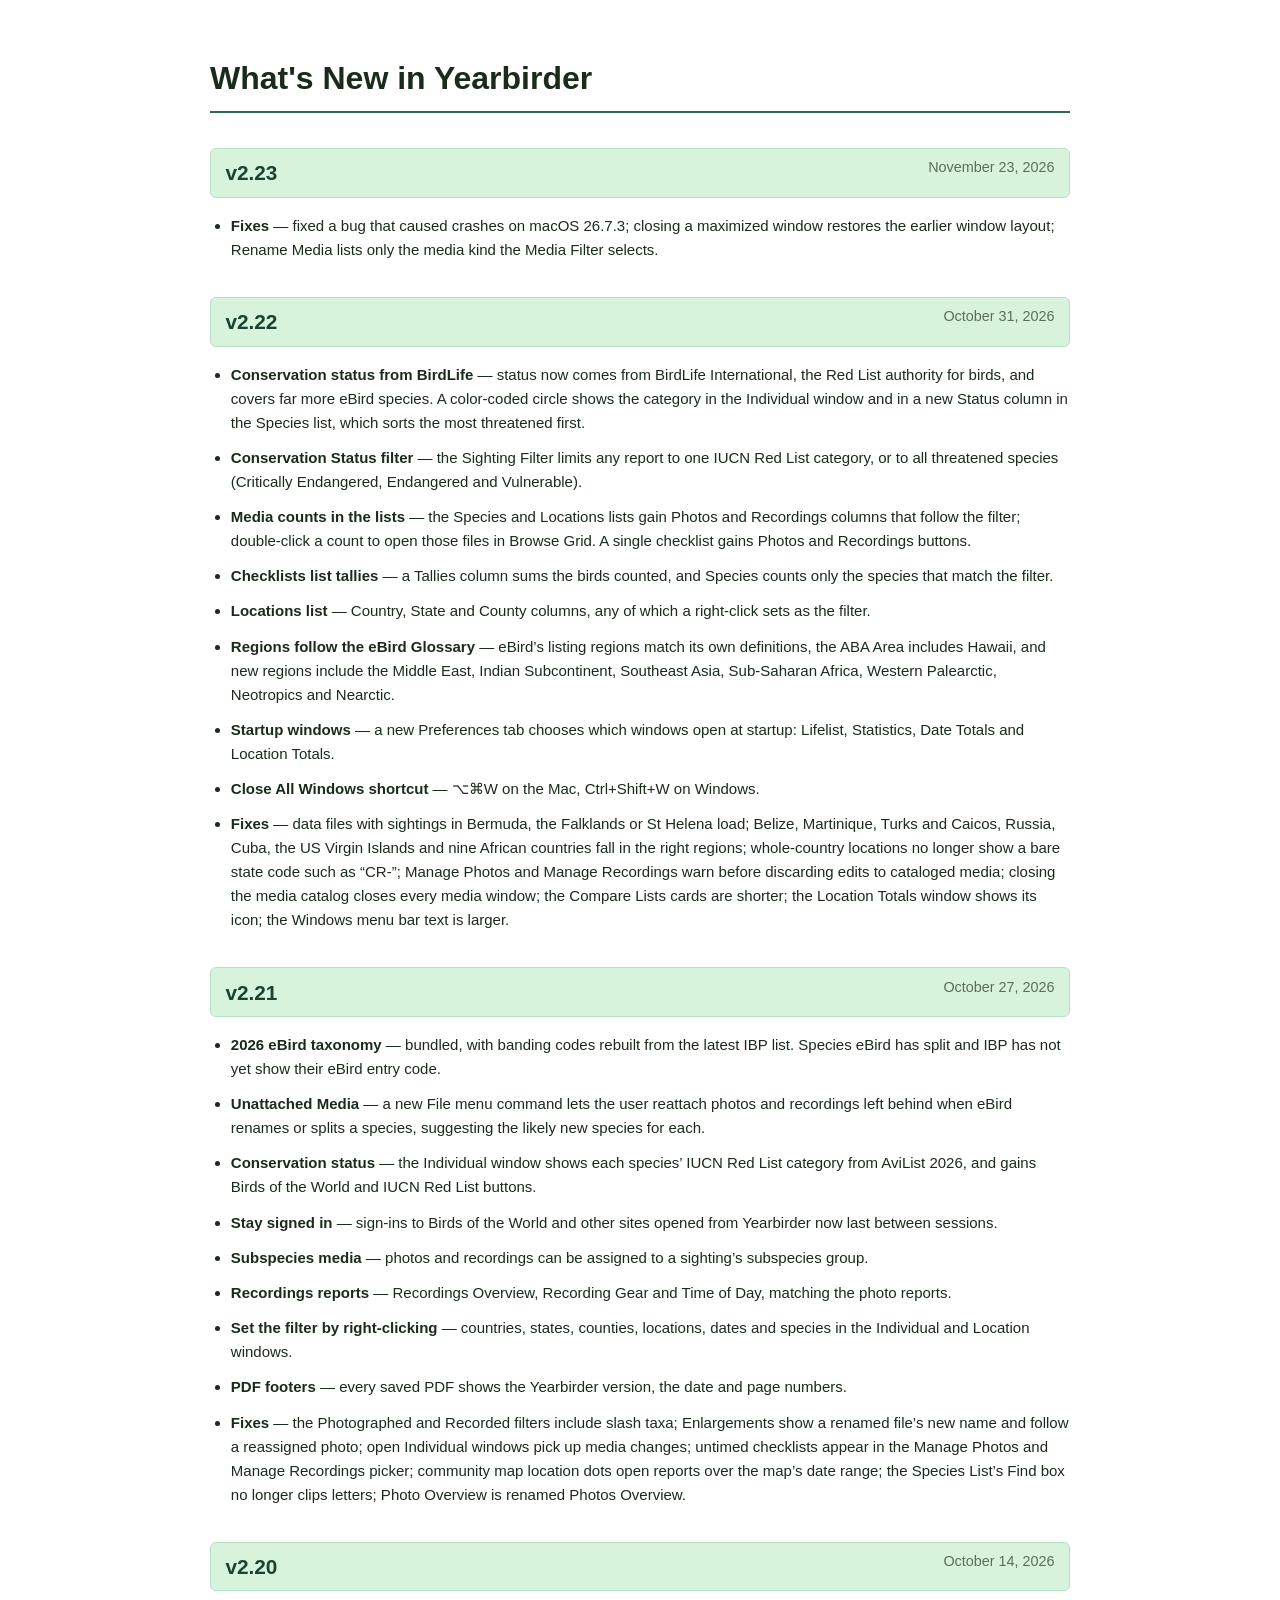
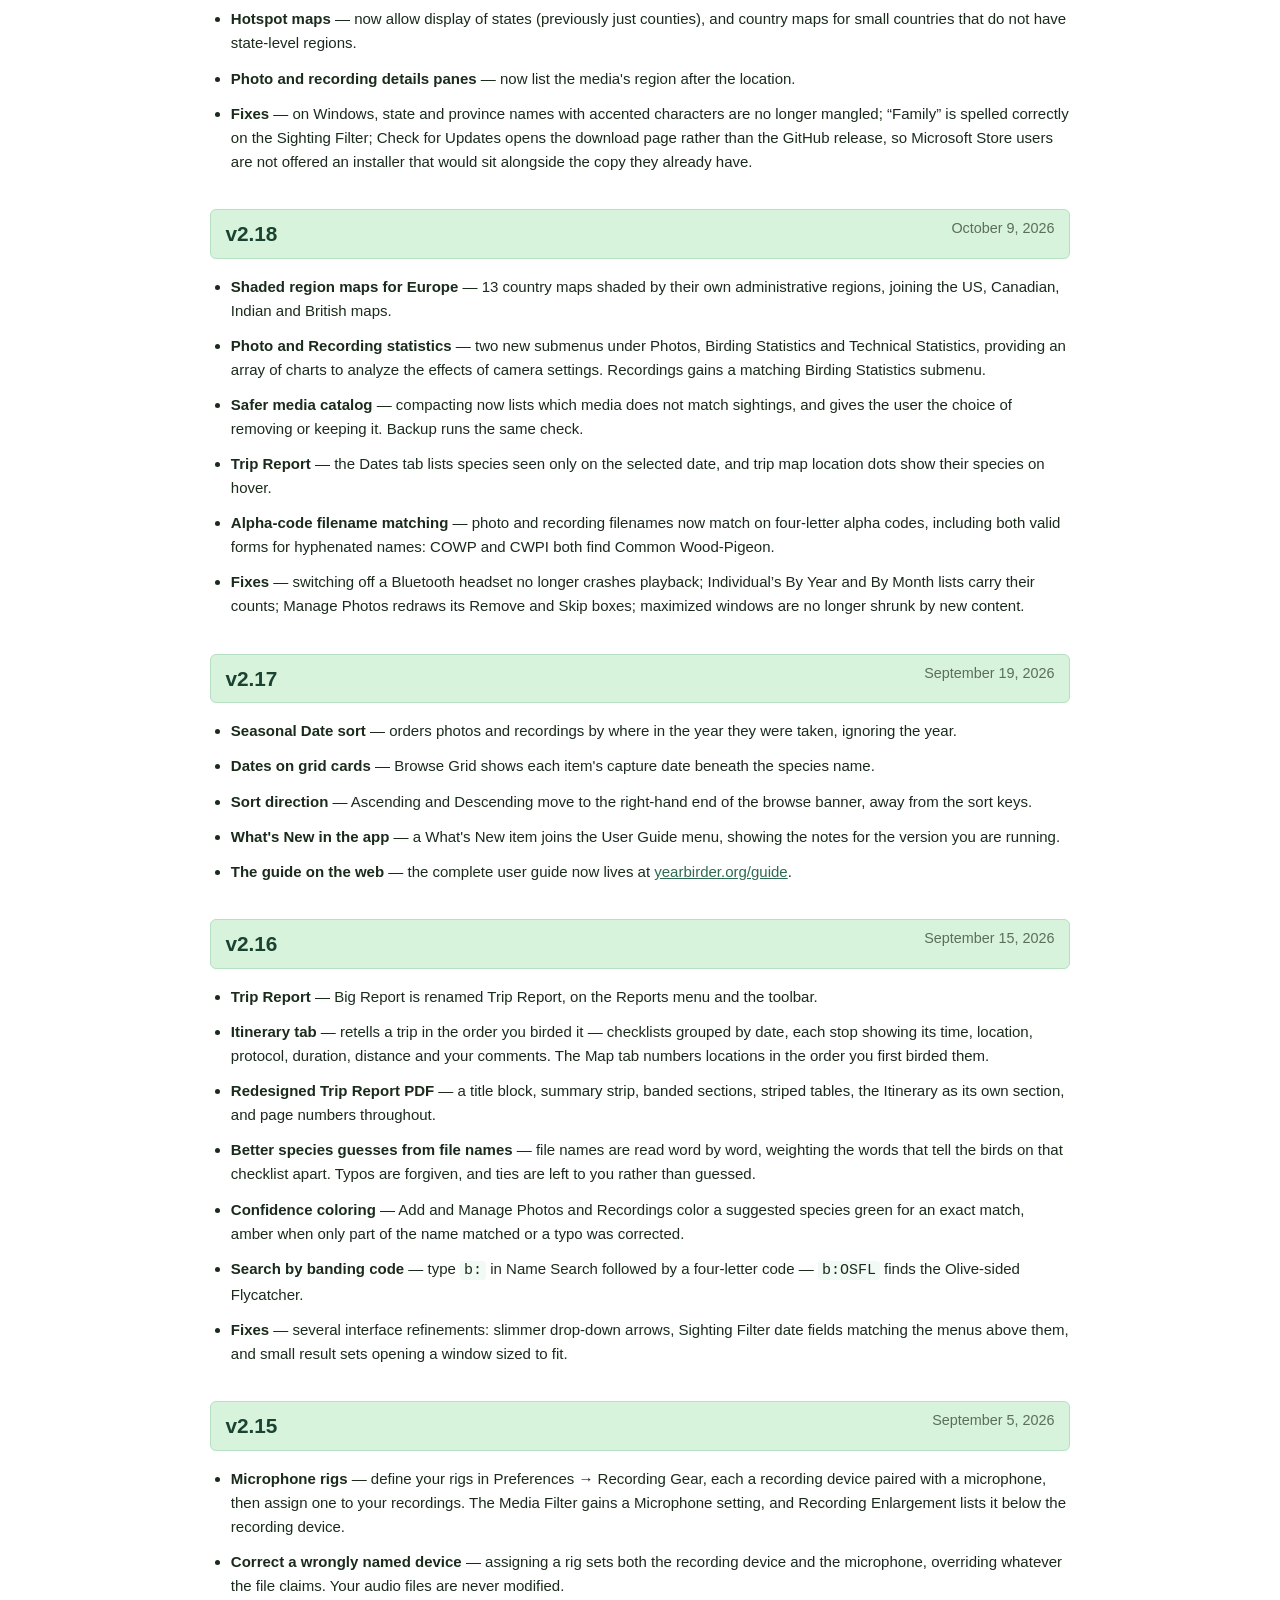
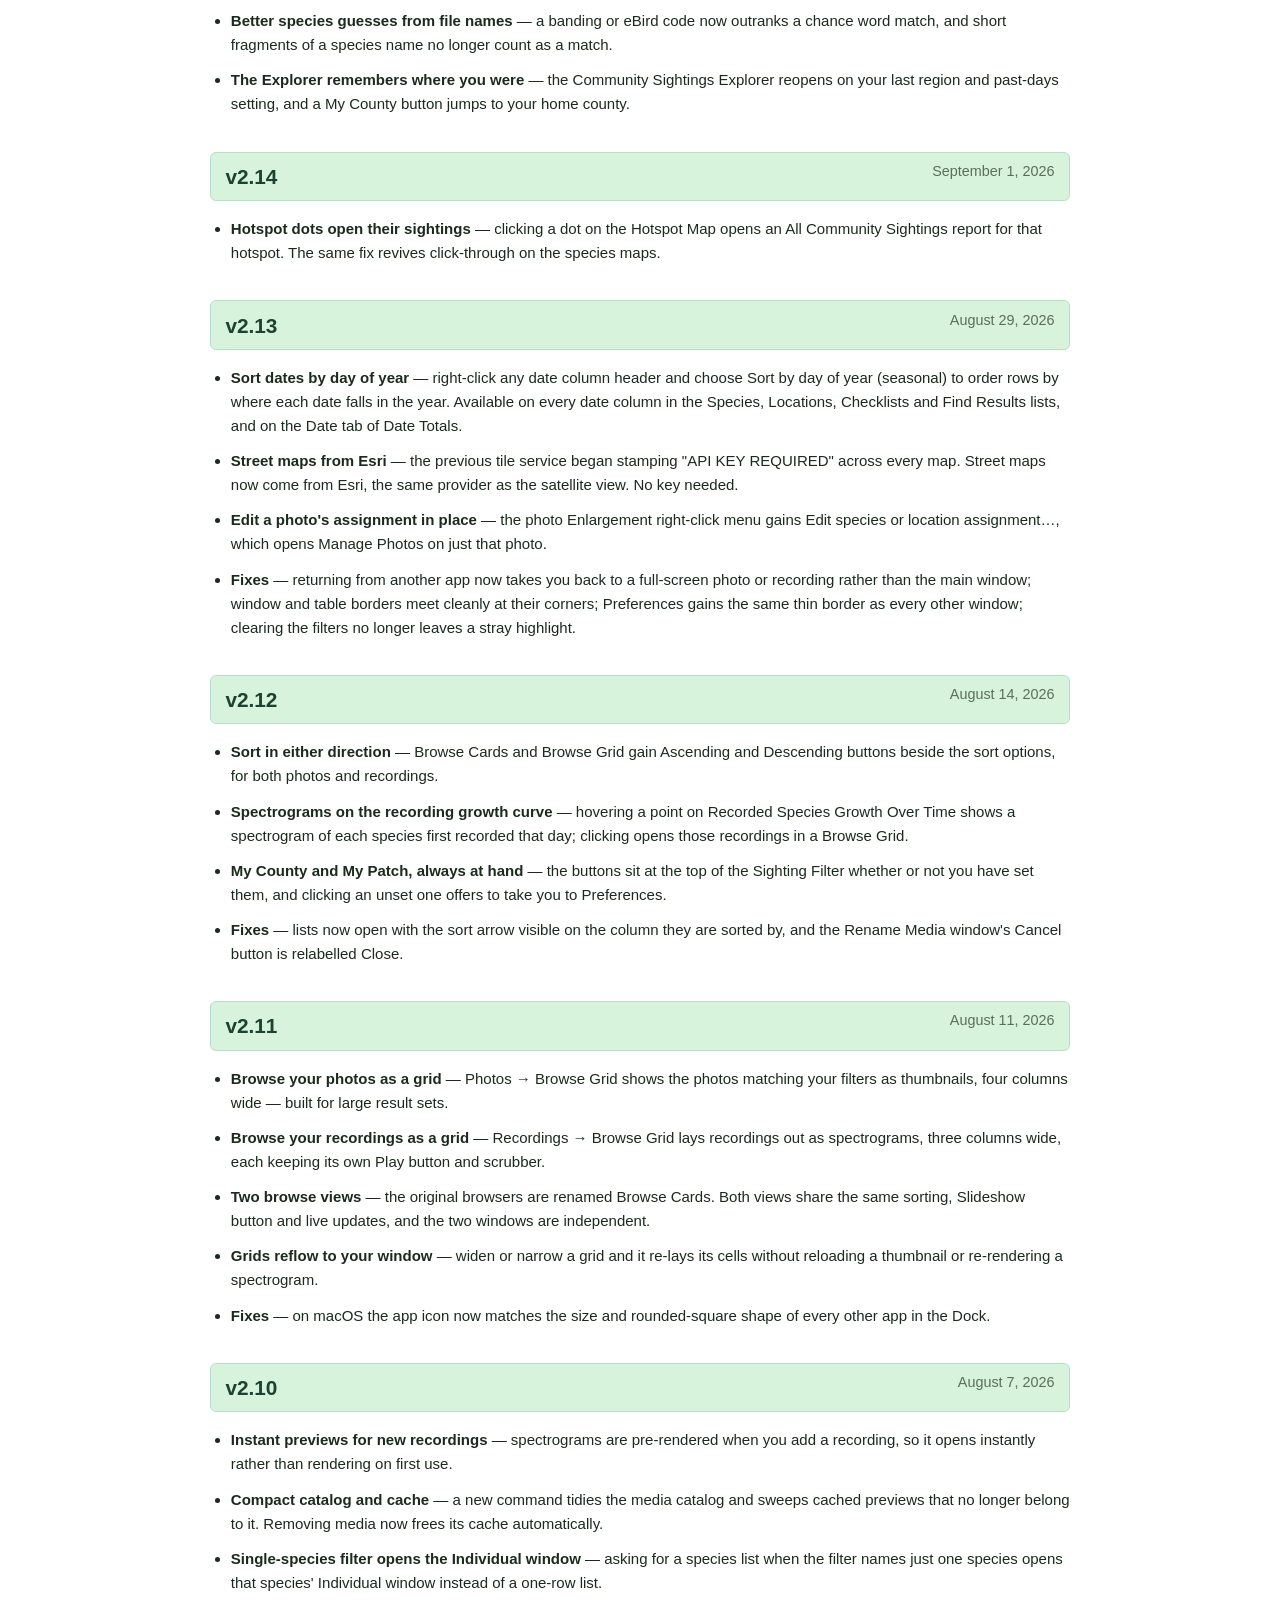
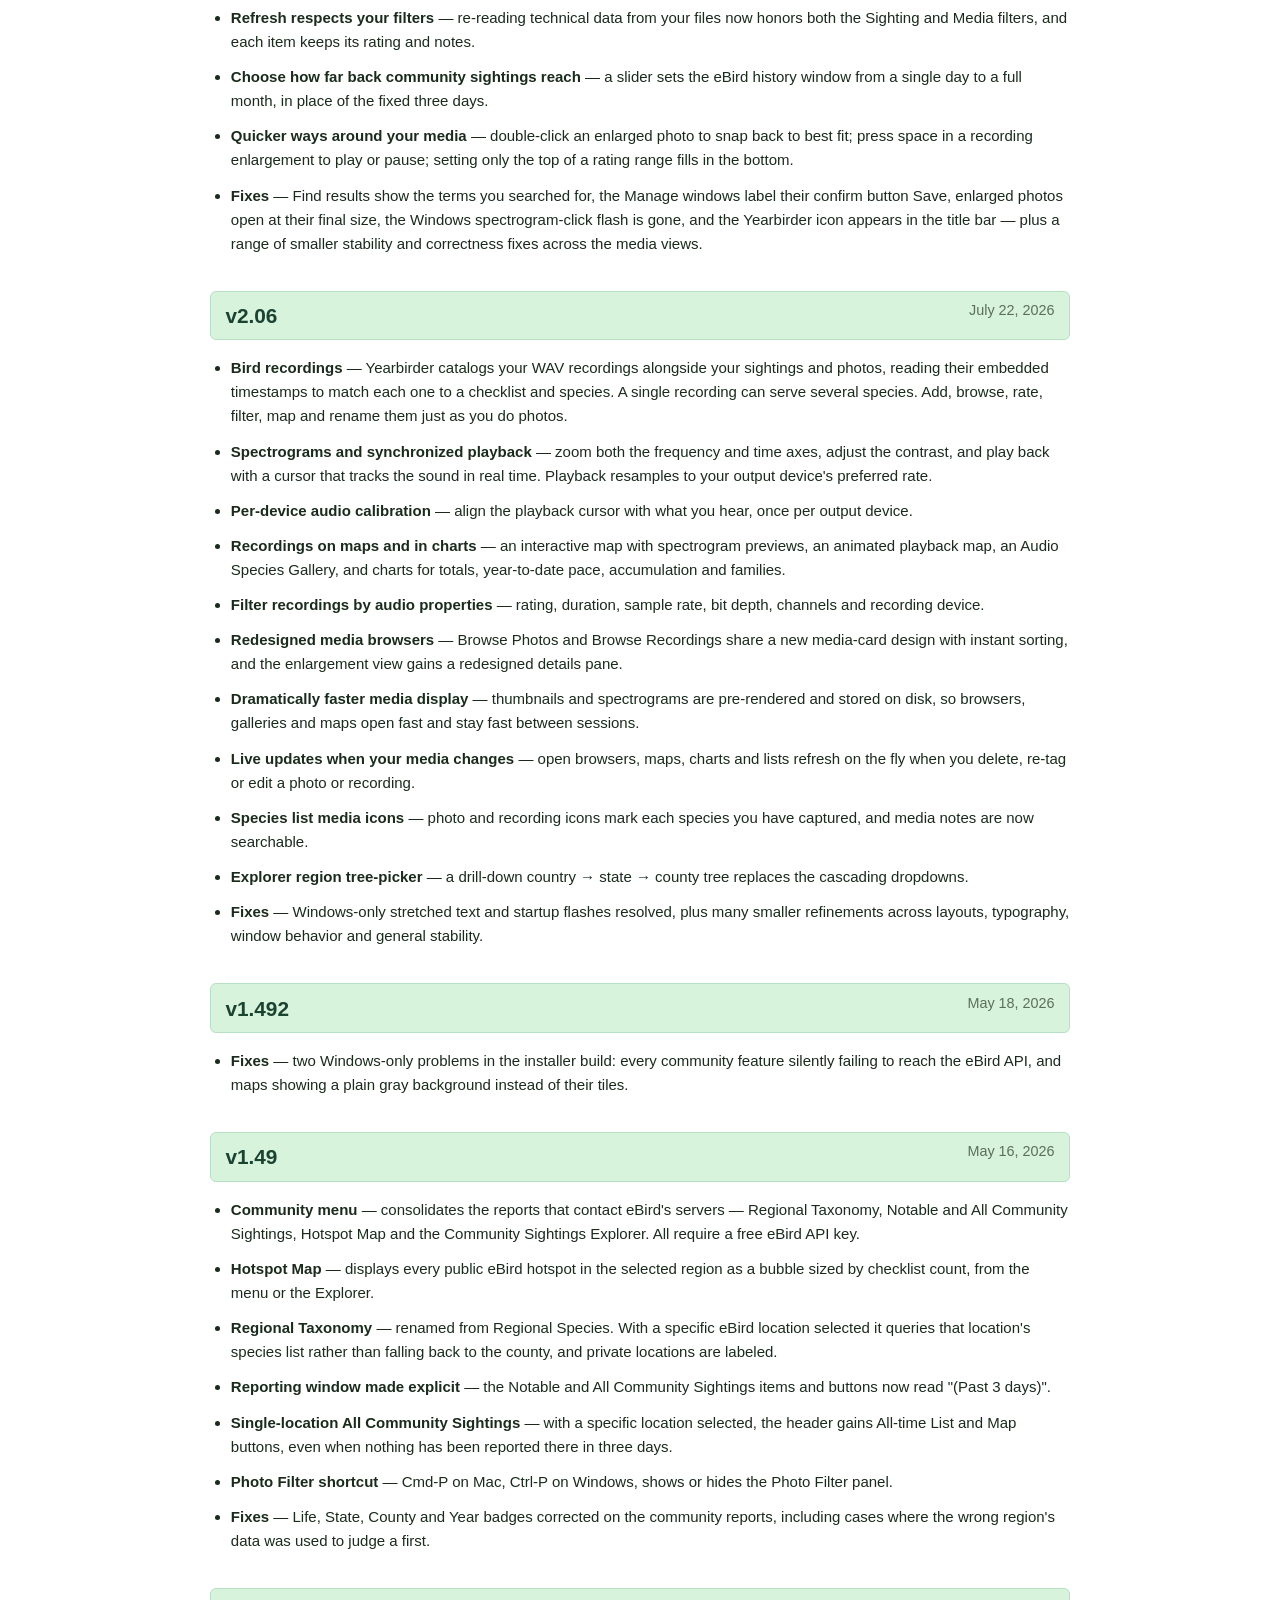
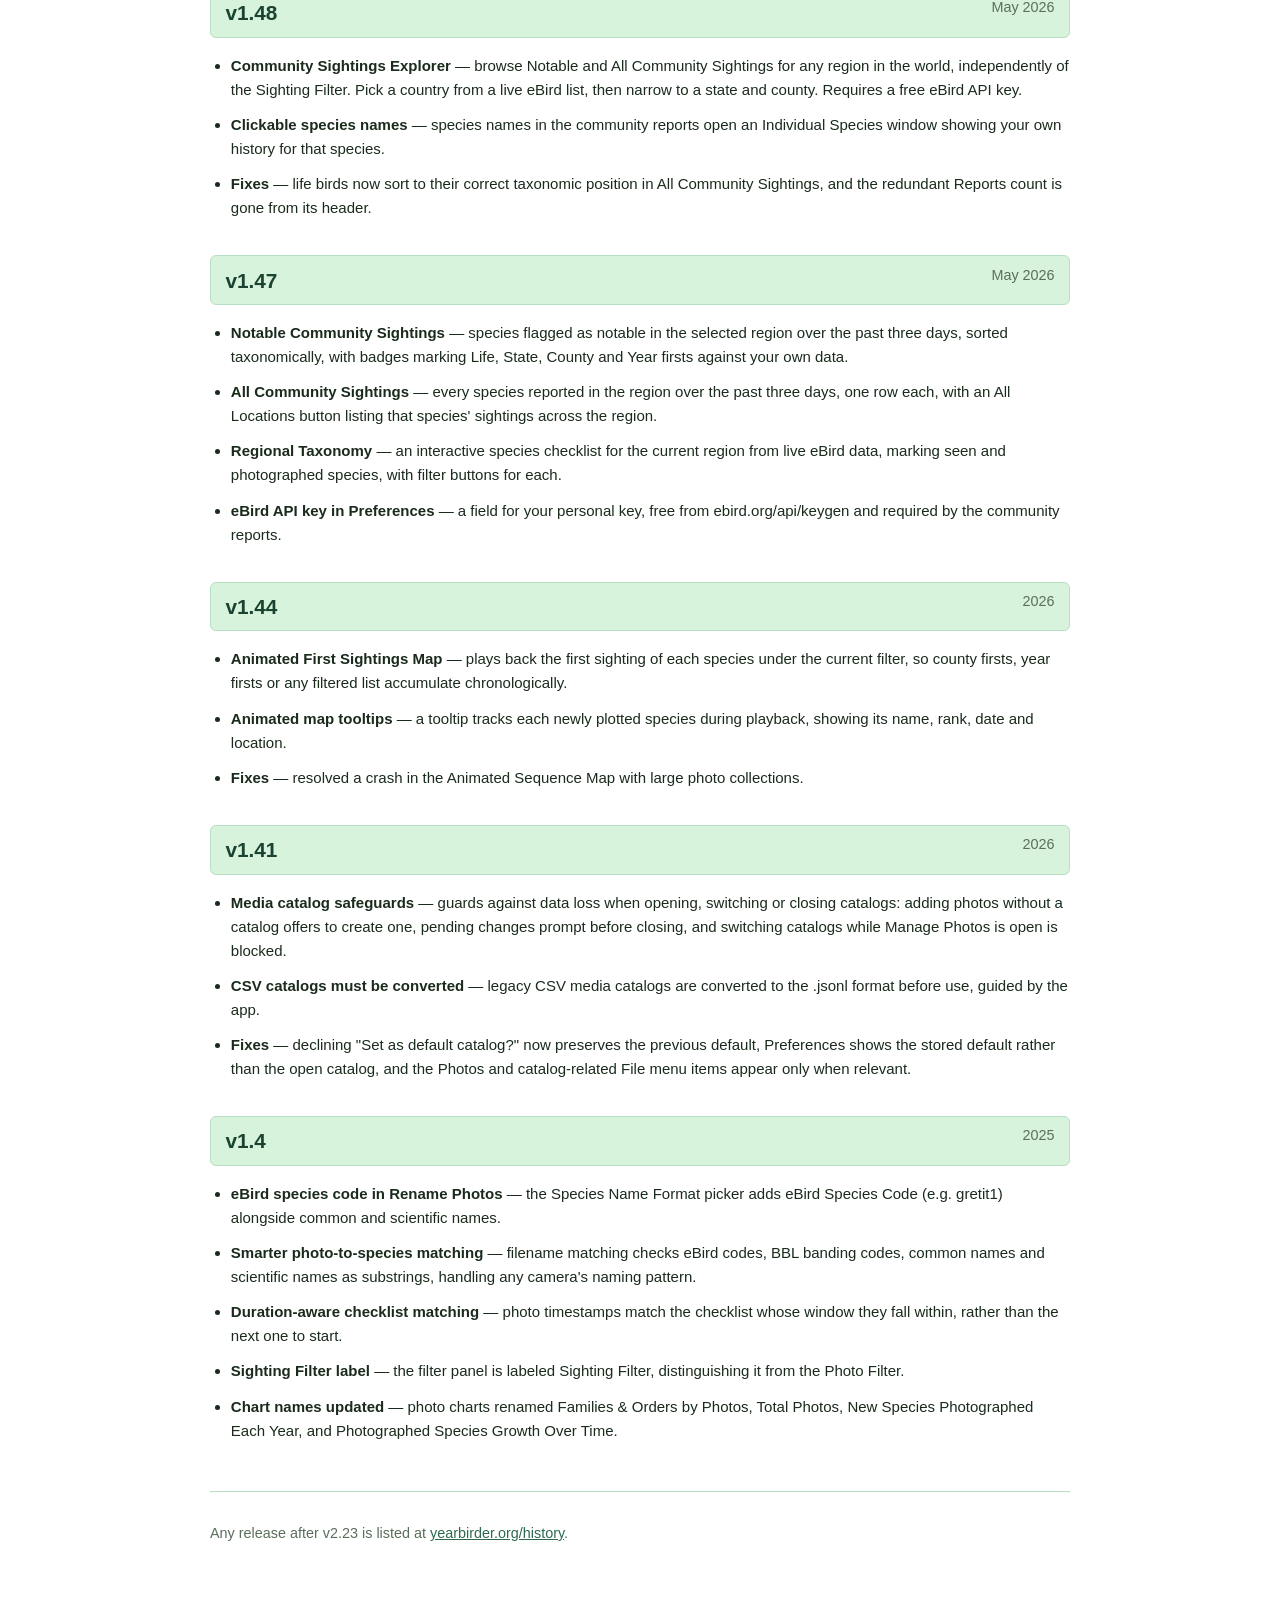
<file: src/guide/whatsnew.html>
<!DOCTYPE html>
<html lang="en">
<head>
  <meta charset="UTF-8">
  <meta name="viewport" content="width=device-width, initial-scale=1.0">
  <title>What's New in Yearbirder</title>
  <style>
    /* Matches the User Guide, which mirrors the website's palette:
       forest #1B4332  grove #2D6A4F  meadow #D8F3DC
       mist #F2FAF5    border #B7DFC3  ink #1A2B1C  slate #5A6E5B */
    body {
      font-family: -apple-system, BlinkMacSystemFont, "Segoe UI", Roboto, Helvetica, Arial, sans-serif;
      font-size: 15px;
      line-height: 1.6;
      color: #1A2B1C;
      max-width: 860px;
      margin: 0 auto;
      padding: 2rem 2rem 4rem;
      background: #fff;
    }
    h1 {
      font-size: 2rem;
      border-bottom: 2px solid #2D6A4F;
      padding-bottom: 0.4rem;
      color: #1A2B1C;
      margin-bottom: 1.6rem;
    }
    h2 {
      font-size: 1.3rem;
      color: #1B4332;
      background: #D8F3DC;
      border: 1px solid #B7DFC3;
      border-radius: 6px;
      padding: 0.45rem 0.9rem;
      margin: 2.2rem 0 1rem;
    }
    h2 .date { font-weight: 400; color: #5A6E5B; font-size: 0.9rem; float: right; }
    ul.feats { margin: 0 0 1.6rem; padding-left: 1.3rem; }
    ul.feats li { margin: 0 0 0.7rem; }
    .feat-title { font-weight: 600; color: #1A2B1C; }
    a { color: #2D6A4F; }
    code { background: #F2FAF5; padding: 1px 4px; border-radius: 3px; }
    .footer {
      margin-top: 3rem;
      border-top: 1px solid #B7DFC3;
      padding-top: 1rem;
      color: #5A6E5B;
      font-size: 0.9rem;
    }
  </style>
</head>
<body>

<h1>What's New in Yearbirder</h1>

<h2>v2.23 <span class="date">November 23, 2026</span></h2>
<ul class="feats">
  <li><span class="feat-title">Fixes</span> &mdash; fixed a bug that caused crashes on macOS 26.7.3; closing a maximized window restores the earlier window layout; Rename Media lists only the media kind the Media Filter selects.</li>
</ul>

<h2>v2.22 <span class="date">October 31, 2026</span></h2>
<ul class="feats">
  <li><span class="feat-title">Conservation status from BirdLife</span> &mdash; status now comes from BirdLife International, the Red List authority for birds, and covers far more eBird species. A color-coded circle shows the category in the Individual window and in a new Status column in the Species list, which sorts the most threatened first.</li>
  <li><span class="feat-title">Conservation Status filter</span> &mdash; the Sighting Filter limits any report to one IUCN Red List category, or to all threatened species (Critically Endangered, Endangered and Vulnerable).</li>
  <li><span class="feat-title">Media counts in the lists</span> &mdash; the Species and Locations lists gain Photos and Recordings columns that follow the filter; double-click a count to open those files in Browse Grid. A single checklist gains Photos and Recordings buttons.</li>
  <li><span class="feat-title">Checklists list tallies</span> &mdash; a Tallies column sums the birds counted, and Species counts only the species that match the filter.</li>
  <li><span class="feat-title">Locations list</span> &mdash; Country, State and County columns, any of which a right-click sets as the filter.</li>
  <li><span class="feat-title">Regions follow the eBird Glossary</span> &mdash; eBird&rsquo;s listing regions match its own definitions, the ABA Area includes Hawaii, and new regions include the Middle East, Indian Subcontinent, Southeast Asia, Sub-Saharan Africa, Western Palearctic, Neotropics and Nearctic.</li>
  <li><span class="feat-title">Startup windows</span> &mdash; a new Preferences tab chooses which windows open at startup: Lifelist, Statistics, Date Totals and Location Totals.</li>
  <li><span class="feat-title">Close All Windows shortcut</span> &mdash; &#x2325;&#x2318;W on the Mac, Ctrl+Shift+W on Windows.</li>
  <li><span class="feat-title">Fixes</span> &mdash; data files with sightings in Bermuda, the Falklands or St Helena load; Belize, Martinique, Turks and Caicos, Russia, Cuba, the US Virgin Islands and nine African countries fall in the right regions; whole-country locations no longer show a bare state code such as &ldquo;CR-&rdquo;; Manage Photos and Manage Recordings warn before discarding edits to cataloged media; closing the media catalog closes every media window; the Compare Lists cards are shorter; the Location Totals window shows its icon; the Windows menu bar text is larger.</li>
</ul>

<h2>v2.21 <span class="date">October 27, 2026</span></h2>
<ul class="feats">
  <li><span class="feat-title">2026 eBird taxonomy</span> &mdash; bundled, with banding codes rebuilt from the latest IBP list. Species eBird has split and IBP has not yet show their eBird entry code.</li>
  <li><span class="feat-title">Unattached Media</span> &mdash; a new File menu command lets the user reattach photos and recordings left behind when eBird renames or splits a species, suggesting the likely new species for each.</li>
  <li><span class="feat-title">Conservation status</span> &mdash; the Individual window shows each species&rsquo; IUCN Red List category from AviList 2026, and gains Birds of the World and IUCN Red List buttons.</li>
  <li><span class="feat-title">Stay signed in</span> &mdash; sign-ins to Birds of the World and other sites opened from Yearbirder now last between sessions.</li>
  <li><span class="feat-title">Subspecies media</span> &mdash; photos and recordings can be assigned to a sighting&rsquo;s subspecies group.</li>
  <li><span class="feat-title">Recordings reports</span> &mdash; Recordings Overview, Recording Gear and Time of Day, matching the photo reports.</li>
  <li><span class="feat-title">Set the filter by right-clicking</span> &mdash; countries, states, counties, locations, dates and species in the Individual and Location windows.</li>
  <li><span class="feat-title">PDF footers</span> &mdash; every saved PDF shows the Yearbirder version, the date and page numbers.</li>
  <li><span class="feat-title">Fixes</span> &mdash; the Photographed and Recorded filters include slash taxa; Enlargements show a renamed file&rsquo;s new name and follow a reassigned photo; open Individual windows pick up media changes; untimed checklists appear in the Manage Photos and Manage Recordings picker; community map location dots open reports over the map&rsquo;s date range; the Species List&rsquo;s Find box no longer clips letters; Photo Overview is renamed Photos Overview.</li>
</ul>

<h2>v2.20 <span class="date">October 14, 2026</span></h2>
<ul class="feats">
  <li><span class="feat-title">Hotspot maps</span> &mdash; now allow display of states (previously just counties), and country maps for small countries that do not have state-level regions.</li>
  <li><span class="feat-title">Photo and recording details panes</span> &mdash; now list the media's region after the location.</li>
  <li><span class="feat-title">Fixes</span> &mdash; on Windows, state and province names with accented characters are no longer mangled; &ldquo;Family&rdquo; is spelled correctly on the Sighting Filter; Check for Updates opens the download page rather than the GitHub release, so Microsoft Store users are not offered an installer that would sit alongside the copy they already have.</li>
</ul>

<h2>v2.18 <span class="date">October 9, 2026</span></h2>
<ul class="feats">
  <li><span class="feat-title">Shaded region maps for Europe</span> &mdash; 13 country maps shaded by their own administrative regions, joining the US, Canadian, Indian and British maps.</li>
  <li><span class="feat-title">Photo and Recording statistics</span> &mdash; two new submenus under Photos, Birding Statistics and Technical Statistics, providing an array of charts to analyze the effects of camera settings. Recordings gains a matching Birding Statistics submenu.</li>
  <li><span class="feat-title">Safer media catalog</span> &mdash; compacting now lists which media does not match sightings, and gives the user the choice of removing or keeping it. Backup runs the same check.</li>
  <li><span class="feat-title">Trip Report</span> &mdash; the Dates tab lists species seen only on the selected date, and trip map location dots show their species on hover.</li>
  <li><span class="feat-title">Alpha-code filename matching</span> &mdash; photo and recording filenames now match on four-letter alpha codes, including both valid forms for hyphenated names: COWP and CWPI both find Common Wood-Pigeon.</li>
  <li><span class="feat-title">Fixes</span> &mdash; switching off a Bluetooth headset no longer crashes playback; Individual’s By Year and By Month lists carry their counts; Manage Photos redraws its Remove and Skip boxes; maximized windows are no longer shrunk by new content.</li>
</ul>

<h2>v2.17 <span class="date">September 19, 2026</span></h2>
<ul class="feats">
  <li><span class="feat-title">Seasonal Date sort</span> &mdash; orders photos and recordings by where in the year they were taken, ignoring the year.</li>
  <li><span class="feat-title">Dates on grid cards</span> &mdash; Browse Grid shows each item's capture date beneath the species name.</li>
  <li><span class="feat-title">Sort direction</span> &mdash; Ascending and Descending move to the right-hand end of the browse banner, away from the sort keys.</li>
  <li><span class="feat-title">What's New in the app</span> &mdash; a What's New item joins the User Guide menu, showing the notes for the version you are running.</li>
  <li><span class="feat-title">The guide on the web</span> &mdash; the complete user guide now lives at <a href="/guide/">yearbirder.org/guide</a>.</li>
</ul>

<h2>v2.16 <span class="date">September 15, 2026</span></h2>
<ul class="feats">
  <li><span class="feat-title">Trip Report</span> &mdash; Big Report is renamed Trip Report, on the Reports menu and the toolbar.</li>
  <li><span class="feat-title">Itinerary tab</span> &mdash; retells a trip in the order you birded it &mdash; checklists grouped by date, each stop showing its time, location, protocol, duration, distance and your comments. The Map tab numbers locations in the order you first birded them.</li>
  <li><span class="feat-title">Redesigned Trip Report PDF</span> &mdash; a title block, summary strip, banded sections, striped tables, the Itinerary as its own section, and page numbers throughout.</li>
  <li><span class="feat-title">Better species guesses from file names</span> &mdash; file names are read word by word, weighting the words that tell the birds on that checklist apart. Typos are forgiven, and ties are left to you rather than guessed.</li>
  <li><span class="feat-title">Confidence coloring</span> &mdash; Add and Manage Photos and Recordings color a suggested species green for an exact match, amber when only part of the name matched or a typo was corrected.</li>
  <li><span class="feat-title">Search by banding code</span> &mdash; type <code>b:</code> in Name Search followed by a four-letter code &mdash; <code>b:OSFL</code> finds the Olive-sided Flycatcher.</li>
  <li><span class="feat-title">Fixes</span> &mdash; several interface refinements: slimmer drop-down arrows, Sighting Filter date fields matching the menus above them, and small result sets opening a window sized to fit.</li>
</ul>

<h2>v2.15 <span class="date">September 5, 2026</span></h2>
<ul class="feats">
  <li><span class="feat-title">Microphone rigs</span> &mdash; define your rigs in Preferences &rarr; Recording Gear, each a recording device paired with a microphone, then assign one to your recordings. The Media Filter gains a Microphone setting, and Recording Enlargement lists it below the recording device.</li>
  <li><span class="feat-title">Correct a wrongly named device</span> &mdash; assigning a rig sets both the recording device and the microphone, overriding whatever the file claims. Your audio files are never modified.</li>
  <li><span class="feat-title">Better species guesses from file names</span> &mdash; a banding or eBird code now outranks a chance word match, and short fragments of a species name no longer count as a match.</li>
  <li><span class="feat-title">The Explorer remembers where you were</span> &mdash; the Community Sightings Explorer reopens on your last region and past-days setting, and a My County button jumps to your home county.</li>
</ul>

<h2>v2.14 <span class="date">September 1, 2026</span></h2>
<ul class="feats">
  <li><span class="feat-title">Hotspot dots open their sightings</span> &mdash; clicking a dot on the Hotspot Map opens an All Community Sightings report for that hotspot. The same fix revives click-through on the species maps.</li>
</ul>

<h2>v2.13 <span class="date">August 29, 2026</span></h2>
<ul class="feats">
  <li><span class="feat-title">Sort dates by day of year</span> &mdash; right-click any date column header and choose Sort by day of year (seasonal) to order rows by where each date falls in the year. Available on every date column in the Species, Locations, Checklists and Find Results lists, and on the Date tab of Date Totals.</li>
  <li><span class="feat-title">Street maps from Esri</span> &mdash; the previous tile service began stamping "API KEY REQUIRED" across every map. Street maps now come from Esri, the same provider as the satellite view. No key needed.</li>
  <li><span class="feat-title">Edit a photo's assignment in place</span> &mdash; the photo Enlargement right-click menu gains Edit species or location assignment&hellip;, which opens Manage Photos on just that photo.</li>
  <li><span class="feat-title">Fixes</span> &mdash; returning from another app now takes you back to a full-screen photo or recording rather than the main window; window and table borders meet cleanly at their corners; Preferences gains the same thin border as every other window; clearing the filters no longer leaves a stray highlight.</li>
</ul>

<h2>v2.12 <span class="date">August 14, 2026</span></h2>
<ul class="feats">
  <li><span class="feat-title">Sort in either direction</span> &mdash; Browse Cards and Browse Grid gain Ascending and Descending buttons beside the sort options, for both photos and recordings.</li>
  <li><span class="feat-title">Spectrograms on the recording growth curve</span> &mdash; hovering a point on Recorded Species Growth Over Time shows a spectrogram of each species first recorded that day; clicking opens those recordings in a Browse Grid.</li>
  <li><span class="feat-title">My County and My Patch, always at hand</span> &mdash; the buttons sit at the top of the Sighting Filter whether or not you have set them, and clicking an unset one offers to take you to Preferences.</li>
  <li><span class="feat-title">Fixes</span> &mdash; lists now open with the sort arrow visible on the column they are sorted by, and the Rename Media window's Cancel button is relabelled Close.</li>
</ul>

<h2>v2.11 <span class="date">August 11, 2026</span></h2>
<ul class="feats">
  <li><span class="feat-title">Browse your photos as a grid</span> &mdash; Photos &rarr; Browse Grid shows the photos matching your filters as thumbnails, four columns wide &mdash; built for large result sets.</li>
  <li><span class="feat-title">Browse your recordings as a grid</span> &mdash; Recordings &rarr; Browse Grid lays recordings out as spectrograms, three columns wide, each keeping its own Play button and scrubber.</li>
  <li><span class="feat-title">Two browse views</span> &mdash; the original browsers are renamed Browse Cards. Both views share the same sorting, Slideshow button and live updates, and the two windows are independent.</li>
  <li><span class="feat-title">Grids reflow to your window</span> &mdash; widen or narrow a grid and it re-lays its cells without reloading a thumbnail or re-rendering a spectrogram.</li>
  <li><span class="feat-title">Fixes</span> &mdash; on macOS the app icon now matches the size and rounded-square shape of every other app in the Dock.</li>
</ul>

<h2>v2.10 <span class="date">August 7, 2026</span></h2>
<ul class="feats">
  <li><span class="feat-title">Instant previews for new recordings</span> &mdash; spectrograms are pre-rendered when you add a recording, so it opens instantly rather than rendering on first use.</li>
  <li><span class="feat-title">Compact catalog and cache</span> &mdash; a new command tidies the media catalog and sweeps cached previews that no longer belong to it. Removing media now frees its cache automatically.</li>
  <li><span class="feat-title">Single-species filter opens the Individual window</span> &mdash; asking for a species list when the filter names just one species opens that species' Individual window instead of a one-row list.</li>
  <li><span class="feat-title">Refresh respects your filters</span> &mdash; re-reading technical data from your files now honors both the Sighting and Media filters, and each item keeps its rating and notes.</li>
  <li><span class="feat-title">Choose how far back community sightings reach</span> &mdash; a slider sets the eBird history window from a single day to a full month, in place of the fixed three days.</li>
  <li><span class="feat-title">Quicker ways around your media</span> &mdash; double-click an enlarged photo to snap back to best fit; press space in a recording enlargement to play or pause; setting only the top of a rating range fills in the bottom.</li>
  <li><span class="feat-title">Fixes</span> &mdash; Find results show the terms you searched for, the Manage windows label their confirm button Save, enlarged photos open at their final size, the Windows spectrogram-click flash is gone, and the Yearbirder icon appears in the title bar &mdash; plus a range of smaller stability and correctness fixes across the media views.</li>
</ul>

<h2>v2.06 <span class="date">July 22, 2026</span></h2>
<ul class="feats">
  <li><span class="feat-title">Bird recordings</span> &mdash; Yearbirder catalogs your WAV recordings alongside your sightings and photos, reading their embedded timestamps to match each one to a checklist and species. A single recording can serve several species. Add, browse, rate, filter, map and rename them just as you do photos.</li>
  <li><span class="feat-title">Spectrograms and synchronized playback</span> &mdash; zoom both the frequency and time axes, adjust the contrast, and play back with a cursor that tracks the sound in real time. Playback resamples to your output device's preferred rate.</li>
  <li><span class="feat-title">Per-device audio calibration</span> &mdash; align the playback cursor with what you hear, once per output device.</li>
  <li><span class="feat-title">Recordings on maps and in charts</span> &mdash; an interactive map with spectrogram previews, an animated playback map, an Audio Species Gallery, and charts for totals, year-to-date pace, accumulation and families.</li>
  <li><span class="feat-title">Filter recordings by audio properties</span> &mdash; rating, duration, sample rate, bit depth, channels and recording device.</li>
  <li><span class="feat-title">Redesigned media browsers</span> &mdash; Browse Photos and Browse Recordings share a new media-card design with instant sorting, and the enlargement view gains a redesigned details pane.</li>
  <li><span class="feat-title">Dramatically faster media display</span> &mdash; thumbnails and spectrograms are pre-rendered and stored on disk, so browsers, galleries and maps open fast and stay fast between sessions.</li>
  <li><span class="feat-title">Live updates when your media changes</span> &mdash; open browsers, maps, charts and lists refresh on the fly when you delete, re-tag or edit a photo or recording.</li>
  <li><span class="feat-title">Species list media icons</span> &mdash; photo and recording icons mark each species you have captured, and media notes are now searchable.</li>
  <li><span class="feat-title">Explorer region tree-picker</span> &mdash; a drill-down country &rarr; state &rarr; county tree replaces the cascading dropdowns.</li>
  <li><span class="feat-title">Fixes</span> &mdash; Windows-only stretched text and startup flashes resolved, plus many smaller refinements across layouts, typography, window behavior and general stability.</li>
</ul>

<h2>v1.492 <span class="date">May 18, 2026</span></h2>
<ul class="feats">
  <li><span class="feat-title">Fixes</span> &mdash; two Windows-only problems in the installer build: every community feature silently failing to reach the eBird API, and maps showing a plain gray background instead of their tiles.</li>
</ul>

<h2>v1.49 <span class="date">May 16, 2026</span></h2>
<ul class="feats">
  <li><span class="feat-title">Community menu</span> &mdash; consolidates the reports that contact eBird's servers &mdash; Regional Taxonomy, Notable and All Community Sightings, Hotspot Map and the Community Sightings Explorer. All require a free eBird API key.</li>
  <li><span class="feat-title">Hotspot Map</span> &mdash; displays every public eBird hotspot in the selected region as a bubble sized by checklist count, from the menu or the Explorer.</li>
  <li><span class="feat-title">Regional Taxonomy</span> &mdash; renamed from Regional Species. With a specific eBird location selected it queries that location's species list rather than falling back to the county, and private locations are labeled.</li>
  <li><span class="feat-title">Reporting window made explicit</span> &mdash; the Notable and All Community Sightings items and buttons now read "(Past 3 days)".</li>
  <li><span class="feat-title">Single-location All Community Sightings</span> &mdash; with a specific location selected, the header gains All-time List and Map buttons, even when nothing has been reported there in three days.</li>
  <li><span class="feat-title">Photo Filter shortcut</span> &mdash; Cmd-P on Mac, Ctrl-P on Windows, shows or hides the Photo Filter panel.</li>
  <li><span class="feat-title">Fixes</span> &mdash; Life, State, County and Year badges corrected on the community reports, including cases where the wrong region's data was used to judge a first.</li>
</ul>

<h2>v1.48 <span class="date">May 2026</span></h2>
<ul class="feats">
  <li><span class="feat-title">Community Sightings Explorer</span> &mdash; browse Notable and All Community Sightings for any region in the world, independently of the Sighting Filter. Pick a country from a live eBird list, then narrow to a state and county. Requires a free eBird API key.</li>
  <li><span class="feat-title">Clickable species names</span> &mdash; species names in the community reports open an Individual Species window showing your own history for that species.</li>
  <li><span class="feat-title">Fixes</span> &mdash; life birds now sort to their correct taxonomic position in All Community Sightings, and the redundant Reports count is gone from its header.</li>
</ul>

<h2>v1.47 <span class="date">May 2026</span></h2>
<ul class="feats">
  <li><span class="feat-title">Notable Community Sightings</span> &mdash; species flagged as notable in the selected region over the past three days, sorted taxonomically, with badges marking Life, State, County and Year firsts against your own data.</li>
  <li><span class="feat-title">All Community Sightings</span> &mdash; every species reported in the region over the past three days, one row each, with an All Locations button listing that species' sightings across the region.</li>
  <li><span class="feat-title">Regional Taxonomy</span> &mdash; an interactive species checklist for the current region from live eBird data, marking seen and photographed species, with filter buttons for each.</li>
  <li><span class="feat-title">eBird API key in Preferences</span> &mdash; a field for your personal key, free from ebird.org/api/keygen and required by the community reports.</li>
</ul>

<h2>v1.44 <span class="date">2026</span></h2>
<ul class="feats">
  <li><span class="feat-title">Animated First Sightings Map</span> &mdash; plays back the first sighting of each species under the current filter, so county firsts, year firsts or any filtered list accumulate chronologically.</li>
  <li><span class="feat-title">Animated map tooltips</span> &mdash; a tooltip tracks each newly plotted species during playback, showing its name, rank, date and location.</li>
  <li><span class="feat-title">Fixes</span> &mdash; resolved a crash in the Animated Sequence Map with large photo collections.</li>
</ul>

<h2>v1.41 <span class="date">2026</span></h2>
<ul class="feats">
  <li><span class="feat-title">Media catalog safeguards</span> &mdash; guards against data loss when opening, switching or closing catalogs: adding photos without a catalog offers to create one, pending changes prompt before closing, and switching catalogs while Manage Photos is open is blocked.</li>
  <li><span class="feat-title">CSV catalogs must be converted</span> &mdash; legacy CSV media catalogs are converted to the .jsonl format before use, guided by the app.</li>
  <li><span class="feat-title">Fixes</span> &mdash; declining "Set as default catalog?" now preserves the previous default, Preferences shows the stored default rather than the open catalog, and the Photos and catalog-related File menu items appear only when relevant.</li>
</ul>

<h2>v1.4 <span class="date">2025</span></h2>
<ul class="feats">
  <li><span class="feat-title">eBird species code in Rename Photos</span> &mdash; the Species Name Format picker adds eBird Species Code (e.g. gretit1) alongside common and scientific names.</li>
  <li><span class="feat-title">Smarter photo-to-species matching</span> &mdash; filename matching checks eBird codes, BBL banding codes, common names and scientific names as substrings, handling any camera's naming pattern.</li>
  <li><span class="feat-title">Duration-aware checklist matching</span> &mdash; photo timestamps match the checklist whose window they fall within, rather than the next one to start.</li>
  <li><span class="feat-title">Sighting Filter label</span> &mdash; the filter panel is labeled Sighting Filter, distinguishing it from the Photo Filter.</li>
  <li><span class="feat-title">Chart names updated</span> &mdash; photo charts renamed Families &amp; Orders by Photos, Total Photos, New Species Photographed Each Year, and Photographed Species Growth Over Time.</li>
</ul>

<div class="footer">
  <p>Any release after v2.23 is listed at
     <a href="https://yearbirder.org/history">yearbirder.org/history</a>.</p>
</div>

</body>
</html>
</file>
<file: web/style.css>
/* ── Reset & base ─────────────────────────────────────────────────── */
*, *::before, *::after { box-sizing: border-box; margin: 0; padding: 0; }

:root {
  --forest:   #1B4332;
  --grove:    #2D6A4F;
  --leaf:     #52B788;
  --meadow:   #D8F3DC;
  --mist:     #F2FAF5;
  --ink:      #1A2B1C;
  --charcoal: #374737;
  --slate:    #5A6E5B;
  --border:   #B7DFC3;
  --white:    #FFFFFF;
  --shadow-sm: 0 2px 8px rgba(0,0,0,.08);
  --shadow-md: 0 8px 32px rgba(0,0,0,.13);
  --shadow-lg: 0 20px 60px rgba(0,0,0,.18);
  --radius:   12px;
  --font-display: 'Lora', Georgia, serif;
  --font-body:    'Inter', system-ui, -apple-system, sans-serif;
}

html { scroll-behavior: smooth; }

body {
  font-family: var(--font-body);
  font-size: 17px;
  line-height: 1.65;
  color: var(--charcoal);
  background: var(--white);
}

/* height:auto is load-bearing: the screenshots carry width/height attributes,
   and rules like .showcase img set width:100%.  Without it the browser uses
   the attribute's height with the constrained width, stretching every
   screenshot vertically.  The home page hero escaped this only because it
   sets its own height:auto inline. */
img { display: block; max-width: 100%; height: auto; }
a   { color: var(--grove); text-decoration: none; }
a:hover { text-decoration: underline; }

h1, h2, h3 {
  font-family: var(--font-display);
  color: var(--ink);
  line-height: 1.2;
}

.container {
  max-width: 1160px;
  margin: 0 auto;
  padding: 0 32px;
}

/* ── Buttons ─────────────────────────────────────────────────────── */
.btn {
  display: inline-block;
  padding: 13px 28px;
  border-radius: 8px;
  font-family: var(--font-body);
  font-size: 16px;
  font-weight: 600;
  line-height: 1;
  cursor: pointer;
  transition: background .18s, color .18s, border-color .18s, box-shadow .18s;
  white-space: nowrap;
}

.btn-primary {
  background: var(--forest);
  color: var(--white);
  border: 2px solid var(--forest);
}
.btn-primary:hover {
  background: var(--grove);
  border-color: var(--grove);
  text-decoration: none;
  box-shadow: var(--shadow-sm);
}

.btn-secondary {
  background: transparent;
  color: var(--forest);
  border: 2px solid var(--forest);
}
.btn-secondary:hover {
  background: var(--meadow);
  text-decoration: none;
}

.btn-lg { padding: 16px 36px; font-size: 17px; }

/* ── Navigation ──────────────────────────────────────────────────── */
nav {
  position: sticky;
  top: 0;
  z-index: 100;
  background: var(--forest);
  box-shadow: 0 1px 4px rgba(0,0,0,.25);
}

.nav-inner {
  display: flex;
  align-items: center;
  justify-content: space-between;
  height: 60px;
  max-width: 1400px;
  margin: 0 auto;
  padding: 0 40px;
}

.nav-brand {
  display: flex;
  align-items: center;
  gap: 10px;
  color: var(--white);
  font-family: var(--font-display);
  font-size: 20px;
  font-weight: 600;
}
.nav-brand:hover { text-decoration: none; color: var(--meadow); }
.nav-brand img { width: 30px; height: 30px; border-radius: 6px; }

.nav-links {
  display: flex;
  align-items: center;
  gap: 8px;
  list-style: none;
}
.nav-links a {
  color: rgba(255,255,255,.85);
  font-size: 15px;
  font-weight: 500;
  padding: 6px 14px;
  border-radius: 6px;
  transition: background .15s, color .15s;
}
.nav-links a:hover { background: rgba(255,255,255,.12); color: var(--white); text-decoration: none; }
.nav-links a.active { color: var(--white); background: rgba(255,255,255,.15); }
.nav-links .nav-download { background: var(--leaf); color: var(--ink); font-weight: 600; }
.nav-links .nav-download:hover { background: #74d4a1; color: var(--ink); }

/* ── Hero ────────────────────────────────────────────────────────── */
.hero {
  background: linear-gradient(160deg, var(--forest) 0%, var(--grove) 100%);
  overflow: hidden;
}

.hero-split {
  display: grid;
  grid-template-columns: 1fr 1fr;
  min-height: 420px;
  max-width: 1400px;
  margin: 0 auto;
}

.hero-left {
  padding: 52px 56px 52px 40px;
  display: flex;
  flex-direction: column;
  justify-content: center;
  color: var(--white);
}

.hero-right {
  position: relative;
  overflow: hidden;
}

.hero-bird {
  width: 100%;
  height: 100%;
  object-fit: cover;
  object-position: center 25%;
  display: block;
}

.hero-photo-credit {
  position: absolute;
  bottom: 10px;
  right: 14px;
  font-size: 11px;
  color: rgba(255,255,255,.65);
  font-style: italic;
  text-shadow: 0 1px 3px rgba(0,0,0,.5);
}

.hero-icon {
  width: 84px;
  height: 84px;
  border-radius: 20px;
  margin-bottom: 28px;
  box-shadow: 0 8px 24px rgba(0,0,0,.3);
}

.hero h1 {
  font-size: clamp(2rem, 3.5vw, 3rem);
  color: var(--white);
  margin-bottom: 20px;
}

.hero-tagline {
  font-size: 1.1rem;
  color: rgba(255,255,255,.85);
  margin-bottom: 36px;
  max-width: 480px;
}

.hero-buttons {
  display: flex;
  gap: 14px;
  flex-wrap: wrap;
}

.hero-buttons .btn-primary {
  background: var(--leaf);
  border-color: var(--leaf);
  color: var(--ink);
}
.hero-buttons .btn-primary:hover { background: #74d4a1; border-color: #74d4a1; }
.hero-buttons .btn-secondary {
  border-color: rgba(255,255,255,.6);
  color: var(--white);
}
.hero-buttons .btn-secondary:hover { background: rgba(255,255,255,.12); border-color: var(--white); }

/* ── Audience cards ──────────────────────────────────────────────── */
.audiences {
  padding: 80px 0 60px;
  background: var(--mist);
}

.audiences h2 {
  text-align: center;
  font-size: clamp(1.6rem, 3vw, 2.2rem);
  margin-bottom: 48px;
}

.audience-grid {
  display: grid;
  grid-template-columns: 1fr 1fr;
  gap: 28px;
}

.audience-card {
  background: var(--white);
  border: 1px solid var(--border);
  border-radius: var(--radius);
  padding: 36px;
  box-shadow: var(--shadow-sm);
}

.audience-card .card-icon {
  font-size: 2.2rem;
  margin-bottom: 16px;
}

.audience-card h3 {
  font-size: 1.25rem;
  margin-bottom: 12px;
  color: var(--forest);
}

.audience-card p {
  color: var(--slate);
  font-size: 0.97rem;
  line-height: 1.7;
}

/* ── Feature sections ────────────────────────────────────────────── */
.feature {
  padding: 64px 0;
}

.feature:nth-child(even) { background: var(--mist); }

.feature-inner {
  display: grid;
  grid-template-columns: 1fr 1fr;
  align-items: center;
  gap: 64px;
}

.feature-inner.flip { direction: rtl; }
.feature-inner.flip > * { direction: ltr; }

.feature-text h2 {
  font-size: clamp(1.5rem, 2.5vw, 2rem);
  margin-bottom: 16px;
}

.feature-text p {
  color: var(--slate);
  margin-bottom: 20px;
  font-size: 1rem;
}

.feature-list {
  list-style: none;
  display: flex;
  flex-direction: column;
  gap: 8px;
  margin-bottom: 0;
}

.feature-list li {
  display: flex;
  align-items: flex-start;
  gap: 10px;
  font-size: 0.95rem;
  color: var(--charcoal);
}

.feature-list li::before {
  content: "✓";
  color: var(--leaf);
  font-weight: 700;
  flex-shrink: 0;
  margin-top: 1px;
}

.feature-screenshot {
  border-radius: var(--radius);
  box-shadow: var(--shadow-lg);
  overflow: hidden;
}

.feature-screenshot img {
  width: 100%;
  display: block;
}

/* ── Stats strip ─────────────────────────────────────────────────── */
.stats-strip {
  background: var(--forest);
  padding: 48px 0;
}

.stats-grid {
  display: grid;
  grid-template-columns: repeat(4, 1fr);
  gap: 24px;
  text-align: center;
}

.stat-item strong {
  display: block;
  font-size: 2rem;
  font-family: var(--font-display);
  color: var(--leaf);
  margin-bottom: 4px;
}

.stat-item span {
  font-size: 0.9rem;
  color: rgba(255,255,255,.75);
}

/* ── CTA banner ──────────────────────────────────────────────────── */
.cta-banner {
  background: var(--meadow);
  padding: 80px 0;
  text-align: center;
  border-top: 1px solid var(--border);
}

.cta-banner h2 {
  font-size: clamp(1.6rem, 3vw, 2.2rem);
  margin-bottom: 12px;
}

.cta-banner p {
  color: var(--slate);
  margin-bottom: 32px;
  font-size: 1.05rem;
}
.cta-banner p a { text-decoration: underline; }

.cta-banner .btn-group {
  display: flex;
  gap: 14px;
  justify-content: center;
  flex-wrap: wrap;
}

/* ── Footer ──────────────────────────────────────────────────────── */
footer {
  background: var(--ink);
  color: rgba(255,255,255,.65);
  padding: 40px 0;
}

.footer-inner {
  display: flex;
  align-items: center;
  justify-content: space-between;
  flex-wrap: wrap;
  gap: 20px;
}

footer a { color: rgba(255,255,255,.75); }
footer a:hover { color: var(--white); }

.footer-links {
  display: flex;
  gap: 24px;
  list-style: none;
  flex-wrap: wrap;
}

.footer-links li a { font-size: 14px; }

footer p { font-size: 13px; }

/* ── Download page ───────────────────────────────────────────────── */
.download-hero {
  background: linear-gradient(160deg, var(--forest) 0%, var(--grove) 100%);
  padding: 72px 0;
  text-align: center;
  color: var(--white);
}

.download-hero h1 {
  color: var(--white);
  font-size: clamp(2rem, 4vw, 3rem);
  margin-bottom: 12px;
}

.download-hero p {
  color: rgba(255,255,255,.8);
  font-size: 1.1rem;
  margin-bottom: 36px;
}

.version-badge {
  display: inline-block;
  background: rgba(255,255,255,.15);
  color: var(--white);
  font-size: 14px;
  font-weight: 500;
  padding: 4px 14px;
  border-radius: 20px;
  margin-bottom: 28px;
}

/* Platform tabs */
.platforms {
  padding: 72px 0;
}

.platform-tabs {
  display: flex;
  gap: 0;
  border-bottom: 2px solid var(--border);
  margin-bottom: 56px;
}

.tab-btn {
  background: none;
  border: none;
  border-bottom: 3px solid transparent;
  margin-bottom: -2px;
  padding: 14px 28px;
  font-family: var(--font-body);
  font-size: 16px;
  font-weight: 600;
  color: var(--slate);
  cursor: pointer;
  transition: color .15s, border-color .15s;
  display: flex;
  align-items: center;
  gap: 8px;
}

.tab-btn:hover { color: var(--forest); }
.tab-btn.active { color: var(--forest); border-bottom-color: var(--forest); }

.tab-icon { font-size: 1.2em; }
.tab-icon img { height: 20px; width: auto; vertical-align: middle; }

.platform-panel { display: none; }
.platform-panel.active { display: block; }

/* Platform content */
.platform-intro {
  display: flex;
  align-items: flex-start;
  gap: 40px;
  margin-bottom: 56px;
  padding: 36px;
  background: var(--mist);
  border-radius: var(--radius);
  border: 1px solid var(--border);
}

.platform-cta { flex-shrink: 0; }
.platform-cta .btn { margin-bottom: 12px; display: block; text-align: center; }
.platform-cta .release-note { font-size: 12px; color: var(--slate); text-align: center; }

.platform-intro-text h3 {
  font-size: 1.2rem;
  margin-bottom: 8px;
}

.platform-intro-text p { color: var(--slate); font-size: 0.95rem; }
.platform-intro-text ul { padding-left: 20px; margin: 0 0 12px; }
.platform-intro-text li { color: var(--slate); font-size: 0.95rem; margin-bottom: 8px; }

/* Step-by-step */
.steps-heading {
  font-size: 1.3rem;
  margin-bottom: 28px;
  padding-bottom: 12px;
  border-bottom: 1px solid var(--border);
}

.steps { display: flex; flex-direction: column; gap: 28px; }

.step {
  display: grid;
  grid-template-columns: 44px 1fr;
  gap: 20px;
  align-items: flex-start;
}

.step-number {
  width: 44px;
  height: 44px;
  background: var(--forest);
  color: var(--white);
  border-radius: 50%;
  display: flex;
  align-items: center;
  justify-content: center;
  font-family: var(--font-display);
  font-size: 1.1rem;
  font-weight: 700;
  flex-shrink: 0;
  margin-top: 2px;
}

.step-content h4 {
  font-size: 1.05rem;
  margin-bottom: 6px;
  color: var(--ink);
}

.step-content p, .step-content li {
  font-size: 0.95rem;
  color: var(--slate);
  line-height: 1.65;
}

.step-content ul { padding-left: 20px; margin-top: 6px; }
.step-content ul li { margin-bottom: 4px; }

code, .step-content code {
  font-family: 'SF Mono', 'Fira Code', 'Consolas', monospace;
  font-size: 0.88em;
  background: var(--meadow);
  color: var(--forest);
  padding: 2px 6px;
  border-radius: 4px;
}

.code-block {
  background: var(--ink);
  color: #a8d8b9;
  font-family: 'SF Mono', 'Fira Code', 'Consolas', monospace;
  font-size: 0.9rem;
  padding: 18px 22px;
  border-radius: 8px;
  margin-top: 10px;
  overflow-x: auto;
  white-space: pre;
}

.callout {
  background: #fff8e1;
  border-left: 4px solid #f6c90e;
  padding: 14px 18px;
  border-radius: 0 8px 8px 0;
  font-size: 0.93rem;
  color: #5a4f00;
  margin-top: 12px;
}

.callout strong { color: #3d3500; }

.callout-warning {
  background: #f0f4ff;
  border-left-color: #4a6fa5;
  color: #1e2d4a;
  margin-top: 0;
  margin-bottom: 48px;
}
.callout-warning strong { color: #1a2540; }
.callout-warning a { color: #4a6fa5; }

/* Requirements table */
.req-section {
  margin-top: 64px;
  padding-top: 48px;
  border-top: 1px solid var(--border);
}

.req-section h3 { font-size: 1.3rem; margin-bottom: 20px; }

.req-grid {
  display: grid;
  grid-template-columns: repeat(auto-fill, minmax(220px, 1fr));
  gap: 12px;
}

.req-item {
  background: var(--mist);
  border: 1px solid var(--border);
  border-radius: 8px;
  padding: 14px 18px;
  font-size: 0.9rem;
}

.req-item strong { display: block; color: var(--ink); margin-bottom: 2px; }
.req-item span { color: var(--slate); font-size: 0.85rem; }

/* ── Responsive ──────────────────────────────────────────────────── */
@media (max-width: 860px) {
  .audience-grid { grid-template-columns: 1fr; }

  .hero-split { grid-template-columns: 1fr; min-height: auto; }
  .hero-right { height: 300px; order: -1; }
  .hero-left { padding: 52px 32px 56px; }

  .feature-inner {
    grid-template-columns: 1fr;
    gap: 36px;
  }
  .feature-inner.flip { direction: ltr; }
  .feature-screenshot { order: -1; }

  .stats-grid { grid-template-columns: 1fr 1fr; }

  .platform-intro { flex-direction: column; }
  .platform-cta .btn { width: 100%; }

  .step { grid-template-columns: 36px 1fr; gap: 14px; }
  .step-number { width: 36px; height: 36px; font-size: 1rem; }
}

@media (max-width: 600px) {
  .container { padding: 0 20px; }
  .nav-inner { height: 54px; }
  .hero-right { height: 220px; }
  .hero-left { padding: 40px 20px 48px; }
  .hero-icon { width: 66px; height: 66px; border-radius: 16px; }
  .feature { padding: 64px 0; }
  .stats-grid { grid-template-columns: 1fr; }
  .platform-tabs { overflow-x: auto; }
  .tab-btn { padding: 12px 18px; font-size: 14px; }
  .footer-inner { flex-direction: column; gap: 16px; }
}

/* ── Feature-card overview grid (home) ──────────────────────────────── */
.feature-cards-section { padding: 72px 0; }
.feature-cards-section h2 {
  text-align: center;
  font-size: clamp(1.6rem, 3vw, 2.2rem);
  margin-bottom: 12px;
}
.feature-cards-section .section-sub {
  text-align: center;
  color: var(--slate);
  max-width: 640px;
  margin: 0 auto 48px;
}
.feature-cards {
  display: grid;
  grid-template-columns: repeat(2, 1fr);
  gap: 24px;
}
.feature-card {
  display: block;
  background: var(--white);
  border: 1px solid var(--border);
  border-radius: var(--radius);
  padding: 32px;
  box-shadow: var(--shadow-sm);
  color: inherit;
  transition: box-shadow .18s, transform .18s, border-color .18s;
}
.feature-card:hover {
  text-decoration: none;
  box-shadow: var(--shadow-md);
  transform: translateY(-3px);
  border-color: var(--leaf);
}
.feature-card h3 { font-size: 1.25rem; color: var(--forest); margin-bottom: 10px; }
.feature-card p { color: var(--slate); font-size: 0.97rem; line-height: 1.7; margin-bottom: 14px; }
.feature-card .card-thumb {
  display: block;
  width: 100%;
  height: auto;
  border: 1px solid var(--border);
  border-radius: 6px;
  box-shadow: var(--shadow-sm);
  margin-bottom: 16px;
}
.feature-card .card-link { color: var(--grove); font-weight: 600; font-size: 0.95rem; }
.feature-card:hover .card-link { text-decoration: underline; }

/* ── 3-up audience grid ─────────────────────────────────────────────── */
.audience-grid.three { grid-template-columns: repeat(3, 1fr); }

/* ── Full-width showcase screenshot (subpages) ──────────────────────── */
.showcase { padding: 56px 0 8px; }
.showcase .container { max-width: 1000px; }
.showcase img {
  border-radius: var(--radius);
  box-shadow: var(--shadow-lg);
  width: 100%;
  cursor: zoom-in;
}
.showcase .caption { text-align: center; color: var(--slate); font-size: 0.9rem; margin-top: 14px; }

/* ── Text-only detail section (e.g. map inventory) ──────────────────── */
.detail-section { padding: 64px 0; }
.detail-section h2 { font-size: clamp(1.5rem, 2.5vw, 2rem); margin-bottom: 16px; text-align: center; }
.detail-section .detail-intro { color: var(--slate); text-align: center; max-width: 700px; margin: 0 auto 36px; }
/* Columns are sized to their content and the pair is centred as a group, rather
   than two equal 1fr tracks inside a fixed 900px box. With 1fr tracks the right
   column's items (all short) ended well before its track did, leaving a wide gap
   on the right that made the whole block read as shifted left of the centred
   heading above it — even though the 900px box itself was centred. */
.detail-columns {
  display: grid;
  grid-template-columns: repeat(2, max-content);
  justify-content: center;
  gap: 10px 64px;
}

/* ── Subpage intro banner reuses .download-hero; add lead paragraph ──── */
.page-hero .lead { max-width: 720px; margin: 0 auto; }

/* ── Responsive additions ───────────────────────────────────────────── */
@media (max-width: 1080px) {
  .nav-links { gap: 2px; }
  .nav-links a { padding: 6px 10px; font-size: 14px; }
}
@media (max-width: 900px) {
  .audience-grid.three { grid-template-columns: 1fr; }
  .feature-cards { grid-template-columns: 1fr; }
  .detail-columns { grid-template-columns: 1fr; gap: 10px; }
}
@media (max-width: 680px) {
  .nav-links { overflow-x: auto; -webkit-overflow-scrolling: touch; flex-wrap: nowrap; }
}
</file>
